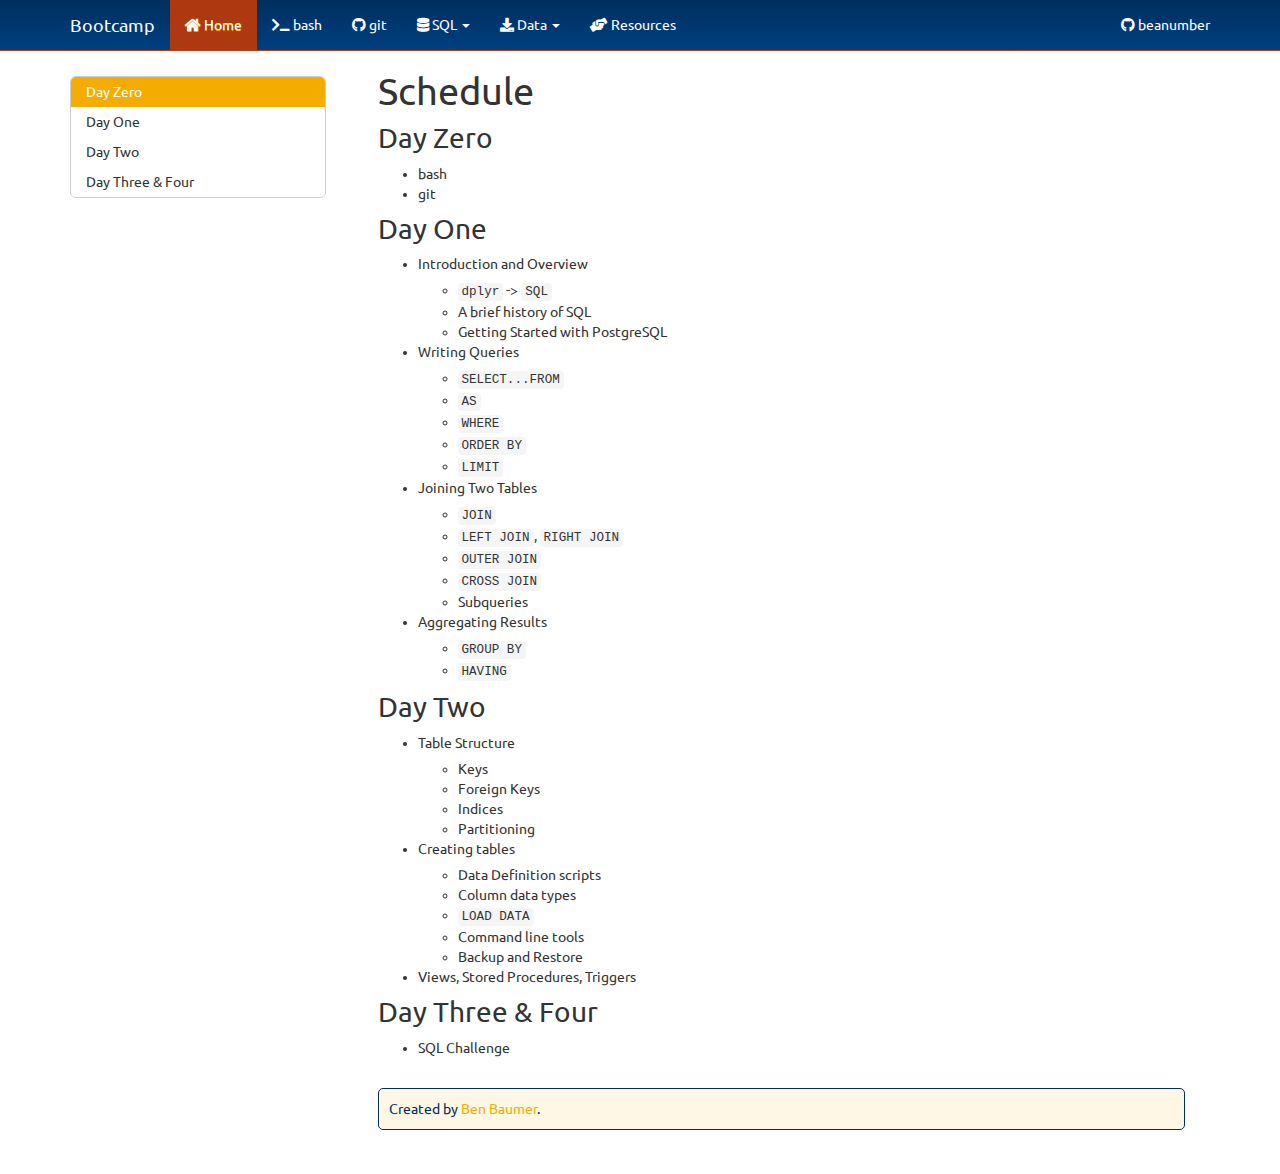
<file: docs/index.html>
<!DOCTYPE html>

<html xmlns="http://www.w3.org/1999/xhtml">

<head>

<meta charset="utf-8" />
<meta http-equiv="Content-Type" content="text/html; charset=utf-8" />
<meta name="generator" content="pandoc" />




<title>Schedule</title>

<script src="site_libs/jquery-1.11.3/jquery.min.js"></script>
<meta name="viewport" content="width=device-width, initial-scale=1" />
<link href="site_libs/bootstrap-3.3.5/css/united.min.css" rel="stylesheet" />
<script src="site_libs/bootstrap-3.3.5/js/bootstrap.min.js"></script>
<script src="site_libs/bootstrap-3.3.5/shim/html5shiv.min.js"></script>
<script src="site_libs/bootstrap-3.3.5/shim/respond.min.js"></script>
<script src="site_libs/jqueryui-1.11.4/jquery-ui.min.js"></script>
<link href="site_libs/tocify-1.9.1/jquery.tocify.css" rel="stylesheet" />
<script src="site_libs/tocify-1.9.1/jquery.tocify.js"></script>
<script src="site_libs/navigation-1.1/tabsets.js"></script>
<link href="site_libs/highlightjs-9.12.0/textmate.css" rel="stylesheet" />
<script src="site_libs/highlightjs-9.12.0/highlight.js"></script>
<link href="site_libs/font-awesome-5.1.0/css/all.css" rel="stylesheet" />
<link href="site_libs/font-awesome-5.1.0/css/v4-shims.css" rel="stylesheet" />

<style type="text/css">code{white-space: pre;}</style>
<style type="text/css">
  pre:not([class]) {
    background-color: white;
  }
</style>
<script type="text/javascript">
if (window.hljs) {
  hljs.configure({languages: []});
  hljs.initHighlightingOnLoad();
  if (document.readyState && document.readyState === "complete") {
    window.setTimeout(function() { hljs.initHighlighting(); }, 0);
  }
}
</script>



<style type="text/css">
h1 {
  font-size: 34px;
}
h1.title {
  font-size: 38px;
}
h2 {
  font-size: 30px;
}
h3 {
  font-size: 24px;
}
h4 {
  font-size: 18px;
}
h5 {
  font-size: 16px;
}
h6 {
  font-size: 12px;
}
.table th:not([align]) {
  text-align: left;
}
</style>

<link rel="stylesheet" href="include/beanumber.css" type="text/css" />



<style type = "text/css">
.main-container {
  max-width: 940px;
  margin-left: auto;
  margin-right: auto;
}
code {
  color: inherit;
  background-color: rgba(0, 0, 0, 0.04);
}
img {
  max-width:100%;
  height: auto;
}
.tabbed-pane {
  padding-top: 12px;
}
.html-widget {
  margin-bottom: 20px;
}
button.code-folding-btn:focus {
  outline: none;
}
summary {
  display: list-item;
}
</style>


<style type="text/css">
/* padding for bootstrap navbar */
body {
  padding-top: 51px;
  padding-bottom: 40px;
}
/* offset scroll position for anchor links (for fixed navbar)  */
.section h1 {
  padding-top: 56px;
  margin-top: -56px;
}
.section h2 {
  padding-top: 56px;
  margin-top: -56px;
}
.section h3 {
  padding-top: 56px;
  margin-top: -56px;
}
.section h4 {
  padding-top: 56px;
  margin-top: -56px;
}
.section h5 {
  padding-top: 56px;
  margin-top: -56px;
}
.section h6 {
  padding-top: 56px;
  margin-top: -56px;
}
.dropdown-submenu {
  position: relative;
}
.dropdown-submenu>.dropdown-menu {
  top: 0;
  left: 100%;
  margin-top: -6px;
  margin-left: -1px;
  border-radius: 0 6px 6px 6px;
}
.dropdown-submenu:hover>.dropdown-menu {
  display: block;
}
.dropdown-submenu>a:after {
  display: block;
  content: " ";
  float: right;
  width: 0;
  height: 0;
  border-color: transparent;
  border-style: solid;
  border-width: 5px 0 5px 5px;
  border-left-color: #cccccc;
  margin-top: 5px;
  margin-right: -10px;
}
.dropdown-submenu:hover>a:after {
  border-left-color: #ffffff;
}
.dropdown-submenu.pull-left {
  float: none;
}
.dropdown-submenu.pull-left>.dropdown-menu {
  left: -100%;
  margin-left: 10px;
  border-radius: 6px 0 6px 6px;
}
</style>

<script>
// manage active state of menu based on current page
$(document).ready(function () {
  // active menu anchor
  href = window.location.pathname
  href = href.substr(href.lastIndexOf('/') + 1)
  if (href === "")
    href = "index.html";
  var menuAnchor = $('a[href="' + href + '"]');

  // mark it active
  menuAnchor.parent().addClass('active');

  // if it's got a parent navbar menu mark it active as well
  menuAnchor.closest('li.dropdown').addClass('active');
});
</script>

<!-- tabsets -->

<style type="text/css">
.tabset-dropdown > .nav-tabs {
  display: inline-table;
  max-height: 500px;
  min-height: 44px;
  overflow-y: auto;
  background: white;
  border: 1px solid #ddd;
  border-radius: 4px;
}

.tabset-dropdown > .nav-tabs > li.active:before {
  content: "";
  font-family: 'Glyphicons Halflings';
  display: inline-block;
  padding: 10px;
  border-right: 1px solid #ddd;
}

.tabset-dropdown > .nav-tabs.nav-tabs-open > li.active:before {
  content: "&#xe258;";
  border: none;
}

.tabset-dropdown > .nav-tabs.nav-tabs-open:before {
  content: "";
  font-family: 'Glyphicons Halflings';
  display: inline-block;
  padding: 10px;
  border-right: 1px solid #ddd;
}

.tabset-dropdown > .nav-tabs > li.active {
  display: block;
}

.tabset-dropdown > .nav-tabs > li > a,
.tabset-dropdown > .nav-tabs > li > a:focus,
.tabset-dropdown > .nav-tabs > li > a:hover {
  border: none;
  display: inline-block;
  border-radius: 4px;
}

.tabset-dropdown > .nav-tabs.nav-tabs-open > li {
  display: block;
  float: none;
}

.tabset-dropdown > .nav-tabs > li {
  display: none;
}
</style>

<script>
$(document).ready(function () {
  window.buildTabsets("TOC");
});

$(document).ready(function () {
  $('.tabset-dropdown > .nav-tabs > li').click(function () {
    $(this).parent().toggleClass('nav-tabs-open')
  });
});
</script>

<!-- code folding -->



<script>
$(document).ready(function ()  {

    // move toc-ignore selectors from section div to header
    $('div.section.toc-ignore')
        .removeClass('toc-ignore')
        .children('h1,h2,h3,h4,h5').addClass('toc-ignore');

    // establish options
    var options = {
      selectors: "h1,h2",
      theme: "bootstrap3",
      context: '.toc-content',
      hashGenerator: function (text) {
        return text.replace(/[.\\/?&!#<>]/g, '').replace(/\s/g, '_').toLowerCase();
      },
      ignoreSelector: ".toc-ignore",
      scrollTo: 0
    };
    options.showAndHide = true;
    options.smoothScroll = true;

    // tocify
    var toc = $("#TOC").tocify(options).data("toc-tocify");
});
</script>

<style type="text/css">

#TOC {
  margin: 25px 0px 20px 0px;
}
@media (max-width: 768px) {
#TOC {
  position: relative;
  width: 100%;
}
}


.toc-content {
  padding-left: 30px;
  padding-right: 40px;
}

div.main-container {
  max-width: 1200px;
}

div.tocify {
  width: 20%;
  max-width: 260px;
  max-height: 85%;
}

@media (min-width: 768px) and (max-width: 991px) {
  div.tocify {
    width: 25%;
  }
}

@media (max-width: 767px) {
  div.tocify {
    width: 100%;
    max-width: none;
  }
}

.tocify ul, .tocify li {
  line-height: 20px;
}

.tocify-subheader .tocify-item {
  font-size: 0.90em;
}

.tocify .list-group-item {
  border-radius: 0px;
}


</style>



</head>

<body>


<div class="container-fluid main-container">


<!-- setup 3col/9col grid for toc_float and main content  -->
<div class="row-fluid">
<div class="col-xs-12 col-sm-4 col-md-3">
<div id="TOC" class="tocify">
</div>
</div>

<div class="toc-content col-xs-12 col-sm-8 col-md-9">




<div class="navbar navbar-default  navbar-fixed-top" role="navigation">
  <div class="container">
    <div class="navbar-header">
      <button type="button" class="navbar-toggle collapsed" data-toggle="collapse" data-target="#navbar">
        <span class="icon-bar"></span>
        <span class="icon-bar"></span>
        <span class="icon-bar"></span>
      </button>
      <a class="navbar-brand" href="index.html">Bootcamp</a>
    </div>
    <div id="navbar" class="navbar-collapse collapse">
      <ul class="nav navbar-nav">
        <li>
  <a href="index.html">
    <span class="fa fa-home"></span>
     
    Home
  </a>
</li>
<li>
  <a href="bash.html">
    <span class="fa fa-terminal"></span>
     
    bash
  </a>
</li>
<li>
  <a href="git.html">
    <span class="fa fa-github"></span>
     
    git
  </a>
</li>
<li class="dropdown">
  <a href="#" class="dropdown-toggle" data-toggle="dropdown" role="button" aria-expanded="false">
    <span class="fa fa-database"></span>
     
    SQL
     
    <span class="caret"></span>
  </a>
  <ul class="dropdown-menu" role="menu">
    <li>
      <a href="dplyr.html">dplyr and SQL</a>
    </li>
    <li>
      <a href="slides/sql_slides.html">Slides</a>
    </li>
    <li>
      <a href="intro.html">Introduction</a>
    </li>
    <li>
      <a href="postgres.html">Getting Started with PostgreSQL</a>
    </li>
    <li>
      <a href="queries.html">Writing Queries</a>
    </li>
    <li>
      <a href="join.html">Joining Two Tables</a>
    </li>
    <li>
      <a href="aggregating.html">Aggregating Results</a>
    </li>
    <li>
      <a href="structure.html">Table Structure</a>
    </li>
    <li>
      <a href="create.html">Creating Tables</a>
    </li>
  </ul>
</li>
<li class="dropdown">
  <a href="#" class="dropdown-toggle" data-toggle="dropdown" role="button" aria-expanded="false">
    <span class="fa fa-download"></span>
     
    Data
     
    <span class="caret"></span>
  </a>
  <ul class="dropdown-menu" role="menu">
    <li>
      <a href="https://www.science.smith.edu/~bbaumer/data/imdb.backup">IMDB</a>
    </li>
    <li>
      <a href="https://www.science.smith.edu/~bbaumer/data/lahman.backup">Baseball</a>
    </li>
    <li>
      <a href="https://www.science.smith.edu/~bbaumer/data/airlines.backup">Airlines</a>
    </li>
    <li>
      <a href="https://github.com/beanumber/airlines">Airlines (ETL)</a>
    </li>
    <li>
      <a href="https://github.com/beanumber/fec">FEC (ETL)</a>
    </li>
  </ul>
</li>
<li>
  <a href="resources.html">
    <span class="fa fa-hands-helping"></span>
     
    Resources
  </a>
</li>
      </ul>
      <ul class="nav navbar-nav navbar-right">
        <li>
  <a href="https://github.com/beanumber">
    <span class="fa fa-github"></span>
     
    beanumber
  </a>
</li>
      </ul>
    </div><!--/.nav-collapse -->
  </div><!--/.container -->
</div><!--/.navbar -->

<div class="fluid-row" id="header">



<h1 class="title toc-ignore">Schedule</h1>

</div>


<div id="day-zero" class="section level1">
<h1>Day Zero</h1>
<ul>
<li>bash</li>
<li>git</li>
</ul>
</div>
<div id="day-one" class="section level1">
<h1>Day One</h1>
<ul>
<li>Introduction and Overview
<ul>
<li><code>dplyr</code> -&gt; <code>SQL</code></li>
<li>A brief history of SQL</li>
<li>Getting Started with PostgreSQL</li>
</ul></li>
<li>Writing Queries
<ul>
<li><code>SELECT...FROM</code></li>
<li><code>AS</code></li>
<li><code>WHERE</code></li>
<li><code>ORDER BY</code></li>
<li><code>LIMIT</code></li>
</ul></li>
<li>Joining Two Tables
<ul>
<li><code>JOIN</code></li>
<li><code>LEFT JOIN</code>, <code>RIGHT JOIN</code></li>
<li><code>OUTER JOIN</code></li>
<li><code>CROSS JOIN</code></li>
<li>Subqueries</li>
</ul></li>
<li>Aggregating Results
<ul>
<li><code>GROUP BY</code></li>
<li><code>HAVING</code></li>
</ul></li>
</ul>
</div>
<div id="day-two" class="section level1">
<h1>Day Two</h1>
<ul>
<li>Table Structure
<ul>
<li>Keys</li>
<li>Foreign Keys</li>
<li>Indices</li>
<li>Partitioning</li>
</ul></li>
<li>Creating tables
<ul>
<li>Data Definition scripts</li>
<li>Column data types</li>
<li><code>LOAD DATA</code></li>
<li>Command line tools</li>
<li>Backup and Restore</li>
</ul></li>
<li>Views, Stored Procedures, Triggers</li>
</ul>
</div>
<div id="day-three-four" class="section level1">
<h1>Day Three &amp; Four</h1>
<ul>
<li>SQL Challenge</li>
</ul>
</div>

    <div id="footer">
        <p class="muted credit" id="license">Created by <a href="http://www.science.smith.edu/~bbaumer">Ben Baumer</a>.</p>
    </div>


</div>
</div>

</div>

<script>

// add bootstrap table styles to pandoc tables
function bootstrapStylePandocTables() {
  $('tr.header').parent('thead').parent('table').addClass('table table-condensed');
}
$(document).ready(function () {
  bootstrapStylePandocTables();
});


</script>

<!-- dynamically load mathjax for compatibility with self-contained -->
<script>
  (function () {
    var script = document.createElement("script");
    script.type = "text/javascript";
    script.src  = "https://mathjax.rstudio.com/latest/MathJax.js?config=TeX-AMS-MML_HTMLorMML";
    document.getElementsByTagName("head")[0].appendChild(script);
  })();
</script>

</body>
</html>
</file>
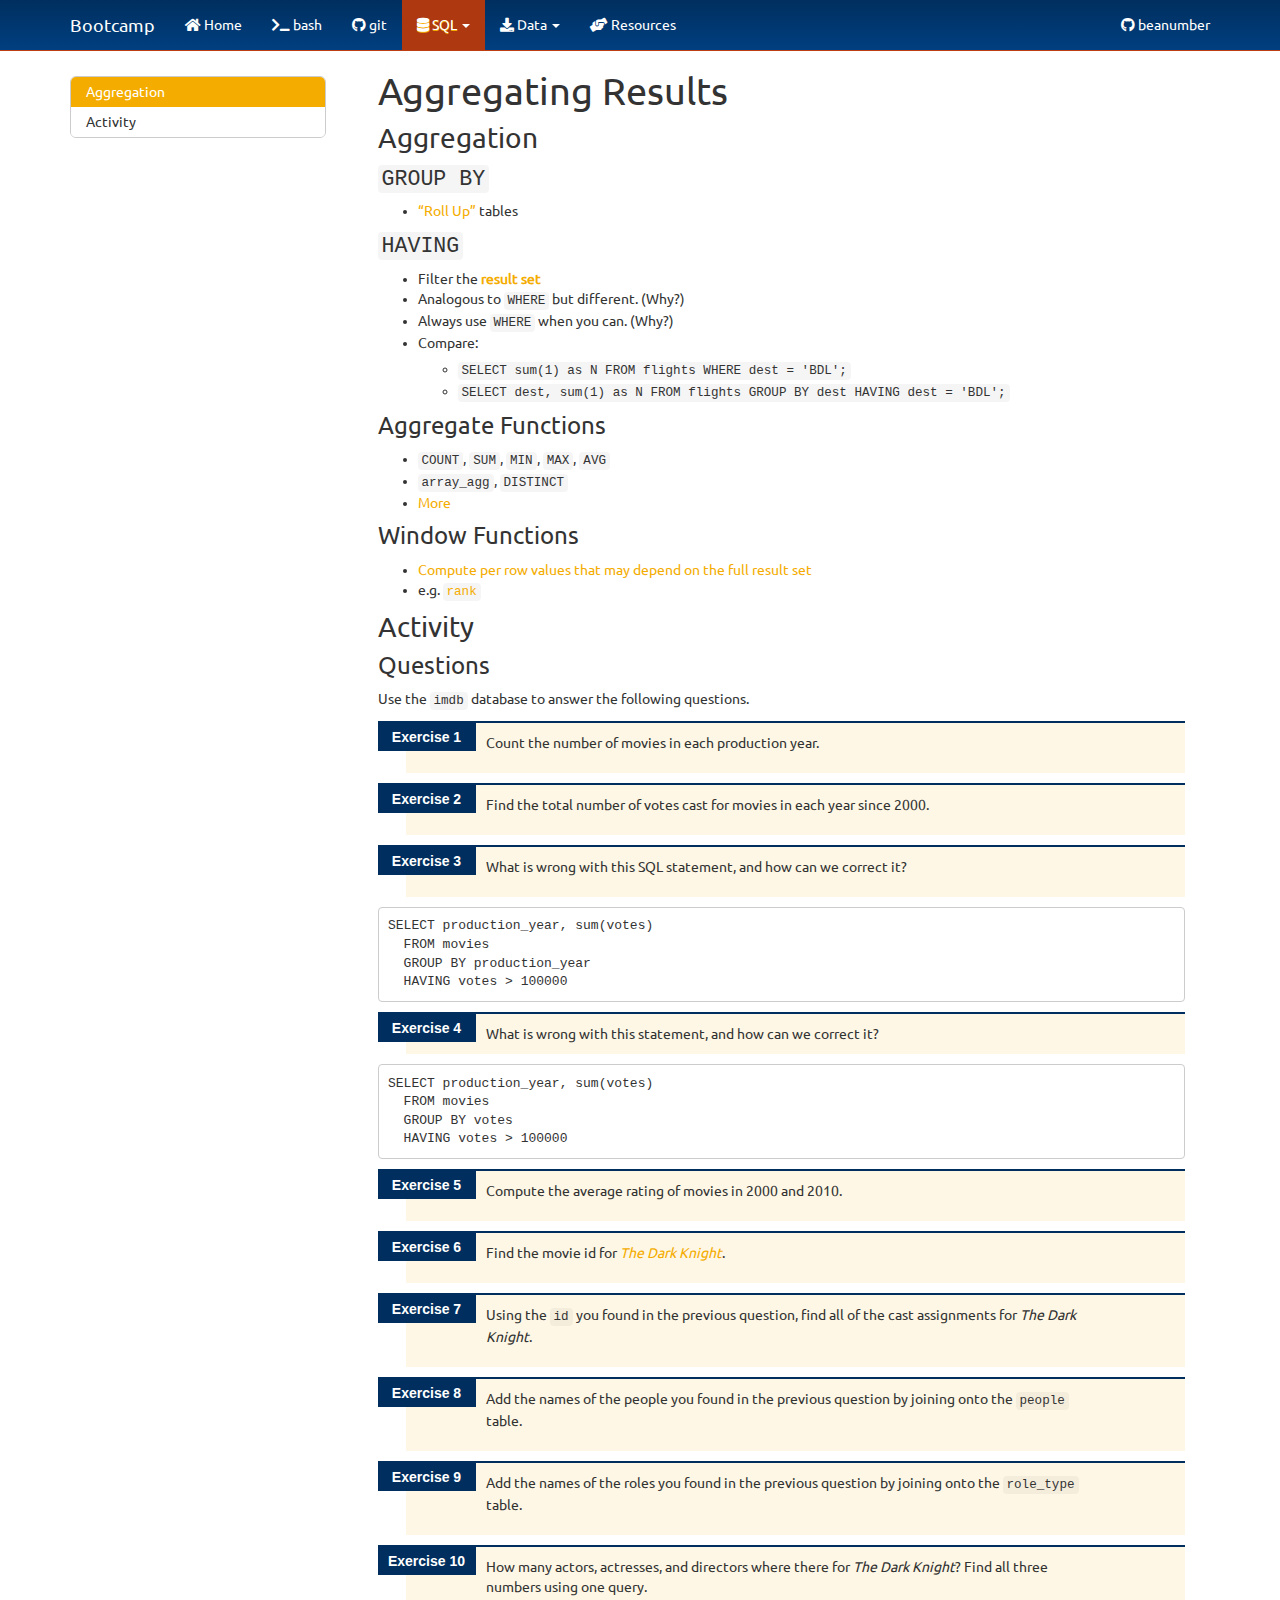
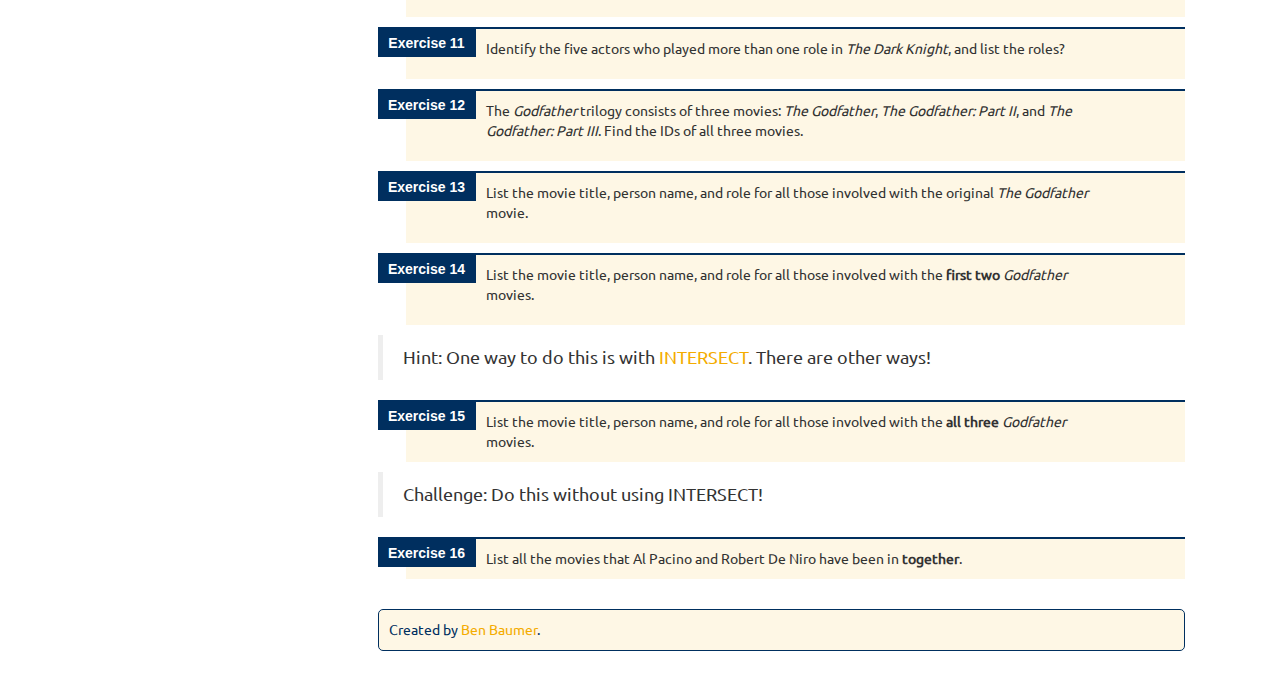
<file: docs/aggregating.html>
<!DOCTYPE html>

<html xmlns="http://www.w3.org/1999/xhtml">

<head>

<meta charset="utf-8" />
<meta http-equiv="Content-Type" content="text/html; charset=utf-8" />
<meta name="generator" content="pandoc" />




<title>Aggregating Results</title>

<script src="site_libs/jquery-1.11.3/jquery.min.js"></script>
<meta name="viewport" content="width=device-width, initial-scale=1" />
<link href="site_libs/bootstrap-3.3.5/css/united.min.css" rel="stylesheet" />
<script src="site_libs/bootstrap-3.3.5/js/bootstrap.min.js"></script>
<script src="site_libs/bootstrap-3.3.5/shim/html5shiv.min.js"></script>
<script src="site_libs/bootstrap-3.3.5/shim/respond.min.js"></script>
<script src="site_libs/jqueryui-1.11.4/jquery-ui.min.js"></script>
<link href="site_libs/tocify-1.9.1/jquery.tocify.css" rel="stylesheet" />
<script src="site_libs/tocify-1.9.1/jquery.tocify.js"></script>
<script src="site_libs/navigation-1.1/tabsets.js"></script>
<link href="site_libs/highlightjs-9.12.0/textmate.css" rel="stylesheet" />
<script src="site_libs/highlightjs-9.12.0/highlight.js"></script>
<link href="site_libs/font-awesome-5.1.0/css/all.css" rel="stylesheet" />
<link href="site_libs/font-awesome-5.1.0/css/v4-shims.css" rel="stylesheet" />

<style type="text/css">code{white-space: pre;}</style>
<style type="text/css">
  pre:not([class]) {
    background-color: white;
  }
</style>
<script type="text/javascript">
if (window.hljs) {
  hljs.configure({languages: []});
  hljs.initHighlightingOnLoad();
  if (document.readyState && document.readyState === "complete") {
    window.setTimeout(function() { hljs.initHighlighting(); }, 0);
  }
}
</script>



<style type="text/css">
h1 {
  font-size: 34px;
}
h1.title {
  font-size: 38px;
}
h2 {
  font-size: 30px;
}
h3 {
  font-size: 24px;
}
h4 {
  font-size: 18px;
}
h5 {
  font-size: 16px;
}
h6 {
  font-size: 12px;
}
.table th:not([align]) {
  text-align: left;
}
</style>

<link rel="stylesheet" href="include/beanumber.css" type="text/css" />



<style type = "text/css">
.main-container {
  max-width: 940px;
  margin-left: auto;
  margin-right: auto;
}
code {
  color: inherit;
  background-color: rgba(0, 0, 0, 0.04);
}
img {
  max-width:100%;
  height: auto;
}
.tabbed-pane {
  padding-top: 12px;
}
.html-widget {
  margin-bottom: 20px;
}
button.code-folding-btn:focus {
  outline: none;
}
summary {
  display: list-item;
}
</style>


<style type="text/css">
/* padding for bootstrap navbar */
body {
  padding-top: 51px;
  padding-bottom: 40px;
}
/* offset scroll position for anchor links (for fixed navbar)  */
.section h1 {
  padding-top: 56px;
  margin-top: -56px;
}
.section h2 {
  padding-top: 56px;
  margin-top: -56px;
}
.section h3 {
  padding-top: 56px;
  margin-top: -56px;
}
.section h4 {
  padding-top: 56px;
  margin-top: -56px;
}
.section h5 {
  padding-top: 56px;
  margin-top: -56px;
}
.section h6 {
  padding-top: 56px;
  margin-top: -56px;
}
.dropdown-submenu {
  position: relative;
}
.dropdown-submenu>.dropdown-menu {
  top: 0;
  left: 100%;
  margin-top: -6px;
  margin-left: -1px;
  border-radius: 0 6px 6px 6px;
}
.dropdown-submenu:hover>.dropdown-menu {
  display: block;
}
.dropdown-submenu>a:after {
  display: block;
  content: " ";
  float: right;
  width: 0;
  height: 0;
  border-color: transparent;
  border-style: solid;
  border-width: 5px 0 5px 5px;
  border-left-color: #cccccc;
  margin-top: 5px;
  margin-right: -10px;
}
.dropdown-submenu:hover>a:after {
  border-left-color: #ffffff;
}
.dropdown-submenu.pull-left {
  float: none;
}
.dropdown-submenu.pull-left>.dropdown-menu {
  left: -100%;
  margin-left: 10px;
  border-radius: 6px 0 6px 6px;
}
</style>

<script>
// manage active state of menu based on current page
$(document).ready(function () {
  // active menu anchor
  href = window.location.pathname
  href = href.substr(href.lastIndexOf('/') + 1)
  if (href === "")
    href = "index.html";
  var menuAnchor = $('a[href="' + href + '"]');

  // mark it active
  menuAnchor.parent().addClass('active');

  // if it's got a parent navbar menu mark it active as well
  menuAnchor.closest('li.dropdown').addClass('active');
});
</script>

<!-- tabsets -->

<style type="text/css">
.tabset-dropdown > .nav-tabs {
  display: inline-table;
  max-height: 500px;
  min-height: 44px;
  overflow-y: auto;
  background: white;
  border: 1px solid #ddd;
  border-radius: 4px;
}

.tabset-dropdown > .nav-tabs > li.active:before {
  content: "";
  font-family: 'Glyphicons Halflings';
  display: inline-block;
  padding: 10px;
  border-right: 1px solid #ddd;
}

.tabset-dropdown > .nav-tabs.nav-tabs-open > li.active:before {
  content: "&#xe258;";
  border: none;
}

.tabset-dropdown > .nav-tabs.nav-tabs-open:before {
  content: "";
  font-family: 'Glyphicons Halflings';
  display: inline-block;
  padding: 10px;
  border-right: 1px solid #ddd;
}

.tabset-dropdown > .nav-tabs > li.active {
  display: block;
}

.tabset-dropdown > .nav-tabs > li > a,
.tabset-dropdown > .nav-tabs > li > a:focus,
.tabset-dropdown > .nav-tabs > li > a:hover {
  border: none;
  display: inline-block;
  border-radius: 4px;
}

.tabset-dropdown > .nav-tabs.nav-tabs-open > li {
  display: block;
  float: none;
}

.tabset-dropdown > .nav-tabs > li {
  display: none;
}
</style>

<script>
$(document).ready(function () {
  window.buildTabsets("TOC");
});

$(document).ready(function () {
  $('.tabset-dropdown > .nav-tabs > li').click(function () {
    $(this).parent().toggleClass('nav-tabs-open')
  });
});
</script>

<!-- code folding -->



<script>
$(document).ready(function ()  {

    // move toc-ignore selectors from section div to header
    $('div.section.toc-ignore')
        .removeClass('toc-ignore')
        .children('h1,h2,h3,h4,h5').addClass('toc-ignore');

    // establish options
    var options = {
      selectors: "h1,h2",
      theme: "bootstrap3",
      context: '.toc-content',
      hashGenerator: function (text) {
        return text.replace(/[.\\/?&!#<>]/g, '').replace(/\s/g, '_').toLowerCase();
      },
      ignoreSelector: ".toc-ignore",
      scrollTo: 0
    };
    options.showAndHide = true;
    options.smoothScroll = true;

    // tocify
    var toc = $("#TOC").tocify(options).data("toc-tocify");
});
</script>

<style type="text/css">

#TOC {
  margin: 25px 0px 20px 0px;
}
@media (max-width: 768px) {
#TOC {
  position: relative;
  width: 100%;
}
}


.toc-content {
  padding-left: 30px;
  padding-right: 40px;
}

div.main-container {
  max-width: 1200px;
}

div.tocify {
  width: 20%;
  max-width: 260px;
  max-height: 85%;
}

@media (min-width: 768px) and (max-width: 991px) {
  div.tocify {
    width: 25%;
  }
}

@media (max-width: 767px) {
  div.tocify {
    width: 100%;
    max-width: none;
  }
}

.tocify ul, .tocify li {
  line-height: 20px;
}

.tocify-subheader .tocify-item {
  font-size: 0.90em;
}

.tocify .list-group-item {
  border-radius: 0px;
}


</style>



</head>

<body>


<div class="container-fluid main-container">


<!-- setup 3col/9col grid for toc_float and main content  -->
<div class="row-fluid">
<div class="col-xs-12 col-sm-4 col-md-3">
<div id="TOC" class="tocify">
</div>
</div>

<div class="toc-content col-xs-12 col-sm-8 col-md-9">




<div class="navbar navbar-default  navbar-fixed-top" role="navigation">
  <div class="container">
    <div class="navbar-header">
      <button type="button" class="navbar-toggle collapsed" data-toggle="collapse" data-target="#navbar">
        <span class="icon-bar"></span>
        <span class="icon-bar"></span>
        <span class="icon-bar"></span>
      </button>
      <a class="navbar-brand" href="index.html">Bootcamp</a>
    </div>
    <div id="navbar" class="navbar-collapse collapse">
      <ul class="nav navbar-nav">
        <li>
  <a href="index.html">
    <span class="fa fa-home"></span>
     
    Home
  </a>
</li>
<li>
  <a href="bash.html">
    <span class="fa fa-terminal"></span>
     
    bash
  </a>
</li>
<li>
  <a href="git.html">
    <span class="fa fa-github"></span>
     
    git
  </a>
</li>
<li class="dropdown">
  <a href="#" class="dropdown-toggle" data-toggle="dropdown" role="button" aria-expanded="false">
    <span class="fa fa-database"></span>
     
    SQL
     
    <span class="caret"></span>
  </a>
  <ul class="dropdown-menu" role="menu">
    <li>
      <a href="dplyr.html">dplyr and SQL</a>
    </li>
    <li>
      <a href="slides/sql_slides.html">Slides</a>
    </li>
    <li>
      <a href="intro.html">Introduction</a>
    </li>
    <li>
      <a href="postgres.html">Getting Started with PostgreSQL</a>
    </li>
    <li>
      <a href="queries.html">Writing Queries</a>
    </li>
    <li>
      <a href="join.html">Joining Two Tables</a>
    </li>
    <li>
      <a href="aggregating.html">Aggregating Results</a>
    </li>
    <li>
      <a href="structure.html">Table Structure</a>
    </li>
    <li>
      <a href="create.html">Creating Tables</a>
    </li>
  </ul>
</li>
<li class="dropdown">
  <a href="#" class="dropdown-toggle" data-toggle="dropdown" role="button" aria-expanded="false">
    <span class="fa fa-download"></span>
     
    Data
     
    <span class="caret"></span>
  </a>
  <ul class="dropdown-menu" role="menu">
    <li>
      <a href="https://www.science.smith.edu/~bbaumer/data/imdb.backup">IMDB</a>
    </li>
    <li>
      <a href="https://www.science.smith.edu/~bbaumer/data/lahman.backup">Baseball</a>
    </li>
    <li>
      <a href="https://www.science.smith.edu/~bbaumer/data/airlines.backup">Airlines</a>
    </li>
    <li>
      <a href="https://github.com/beanumber/airlines">Airlines (ETL)</a>
    </li>
    <li>
      <a href="https://github.com/beanumber/fec">FEC (ETL)</a>
    </li>
  </ul>
</li>
<li>
  <a href="resources.html">
    <span class="fa fa-hands-helping"></span>
     
    Resources
  </a>
</li>
      </ul>
      <ul class="nav navbar-nav navbar-right">
        <li>
  <a href="https://github.com/beanumber/bootcamp">
    <span class="fa fa-github"></span>
     
    beanumber
  </a>
</li>
      </ul>
    </div><!--/.nav-collapse -->
  </div><!--/.container -->
</div><!--/.navbar -->

<div class="fluid-row" id="header">



<h1 class="title toc-ignore">Aggregating Results</h1>

</div>


<div id="aggregation" class="section level1">
<h1>Aggregation</h1>
<div id="group-by" class="section level2">
<h2><code>GROUP BY</code></h2>
<ul>
<li><a href="http://www.postgresql.org/docs/9.4/static/sql-select.html#SQL-GROUPBY">“Roll Up”</a> tables</li>
</ul>
</div>
<div id="having" class="section level2">
<h2><code>HAVING</code></h2>
<ul>
<li>Filter the <a href="http://www.postgresql.org/docs/9.4/static/sql-select.html#SQL-HAVING"><strong>result set</strong></a></li>
<li>Analogous to <code>WHERE</code> but different. (Why?)</li>
<li>Always use <code>WHERE</code> when you can. (Why?)</li>
<li>Compare:
<ul>
<li><code>SELECT sum(1) as N FROM flights WHERE dest = 'BDL';</code></li>
<li><code>SELECT dest, sum(1) as N FROM flights GROUP BY dest HAVING dest = 'BDL';</code></li>
</ul></li>
</ul>
</div>
<div id="aggregate-functions" class="section level2">
<h2>Aggregate Functions</h2>
<ul>
<li><code>COUNT</code>, <code>SUM</code>, <code>MIN</code>, <code>MAX</code>, <code>AVG</code></li>
<li><code>array_agg</code>, <code>DISTINCT</code></li>
<li><a href="http://www.postgresql.org/docs/9.4/static/functions-aggregate.html">More</a></li>
</ul>
</div>
<div id="window-functions" class="section level2">
<h2>Window Functions</h2>
<ul>
<li><a href="http://www.postgresql.org/docs/9.4/static/tutorial-window.html">Compute per row values that may depend on the full result set</a></li>
<li>e.g. <a href="http://www.postgresql.org/docs/9.4/static/functions-window.html"><code>rank</code></a></li>
</ul>
</div>
</div>
<div id="activity" class="section level1">
<h1>Activity</h1>
<div id="questions" class="section level2">
<h2>Questions</h2>
<p>Use the <code>imdb</code> database to answer the following questions.</p>
<ol>
<li><p>Count the number of movies in each production year.</p></li>
<li><p>Find the total number of votes cast for movies in each year since 2000.</p></li>
<li><p>What is wrong with this SQL statement, and how can we correct it?</p></li>
</ol>
<pre><code>SELECT production_year, sum(votes) 
  FROM movies 
  GROUP BY production_year 
  HAVING votes &gt; 100000</code></pre>
<!--
> The problem is that the HAVING clause operates on the number of votes for an individual movie, but there is no column called "votes" in the result set. 

> We can correct this in two different ways, depending on what we want. If we want to include only individual movies with at least 100,000 votes, then we should change the "HAVING" clause to a "WHERE" clause. If, on the other hand, we want production years with at least 100,000 total votes, then we should specify "HAVING sum(votes) > 100000" instead. 
-->
<ol>
<li>What is wrong with this statement, and how can we correct it?</li>
</ol>
<pre><code>SELECT production_year, sum(votes) 
  FROM movies 
  GROUP BY votes 
  HAVING votes &gt; 100000</code></pre>
<!--
> Here, we are grouping by the number of votes, but that column is not SELECTed in the result set. 

> It's less clear what the intention was here, but we can correct it using either of the two methods mentioned above. 
-->
<ol>
<li><p>Compute the average rating of movies in 2000 and 2010.</p></li>
<li><p>Find the movie id for <a href="http://www.imdb.com/title/tt0468569/"><em>The Dark Knight</em></a>.</p></li>
<li><p>Using the <code>id</code> you found in the previous question, find all of the cast assignments for <em>The Dark Knight</em>.</p></li>
<li><p>Add the names of the people you found in the previous question by joining onto the <code>people</code> table.</p></li>
<li><p>Add the names of the roles you found in the previous question by joining onto the <code>role_type</code> table.</p></li>
<li><p>How many actors, actresses, and directors where there for <em>The Dark Knight</em>? Find all three numbers using one query.</p></li>
<li><p>Identify the five actors who played more than one role in <em>The Dark Knight</em>, and list the roles?</p></li>
<li><p>The <em>Godfather</em> trilogy consists of three movies: <em>The Godfather</em>, <em>The Godfather: Part II</em>, and <em>The Godfather: Part III</em>. Find the IDs of all three movies.</p></li>
<li><p>List the movie title, person name, and role for all those involved with the original <em>The Godfather</em> movie.</p></li>
<li><p>List the movie title, person name, and role for all those involved with the <strong>first two</strong> <em>Godfather</em> movies.</p></li>
</ol>
<blockquote>
<p>Hint: One way to do this is with <a href="http://www.postgresql.org/docs/9.4/static/queries-union.html">INTERSECT</a>. There are other ways!</p>
</blockquote>
<ol>
<li>List the movie title, person name, and role for all those involved with the <strong>all three</strong> <em>Godfather</em> movies.</li>
</ol>
<blockquote>
<p>Challenge: Do this without using INTERSECT!</p>
</blockquote>
<ol>
<li>List all the movies that Al Pacino and Robert De Niro have been in <strong>together</strong>.</li>
</ol>
</div>
</div>

    <div id="footer">
        <p class="muted credit" id="license">Created by <a href="http://www.science.smith.edu/~bbaumer">Ben Baumer</a>.</p>
    </div>


</div>
</div>

</div>

<script>

// add bootstrap table styles to pandoc tables
function bootstrapStylePandocTables() {
  $('tr.header').parent('thead').parent('table').addClass('table table-condensed');
}
$(document).ready(function () {
  bootstrapStylePandocTables();
});


</script>

<!-- dynamically load mathjax for compatibility with self-contained -->
<script>
  (function () {
    var script = document.createElement("script");
    script.type = "text/javascript";
    script.src  = "https://mathjax.rstudio.com/latest/MathJax.js?config=TeX-AMS-MML_HTMLorMML";
    document.getElementsByTagName("head")[0].appendChild(script);
  })();
</script>

</body>
</html>
</file>
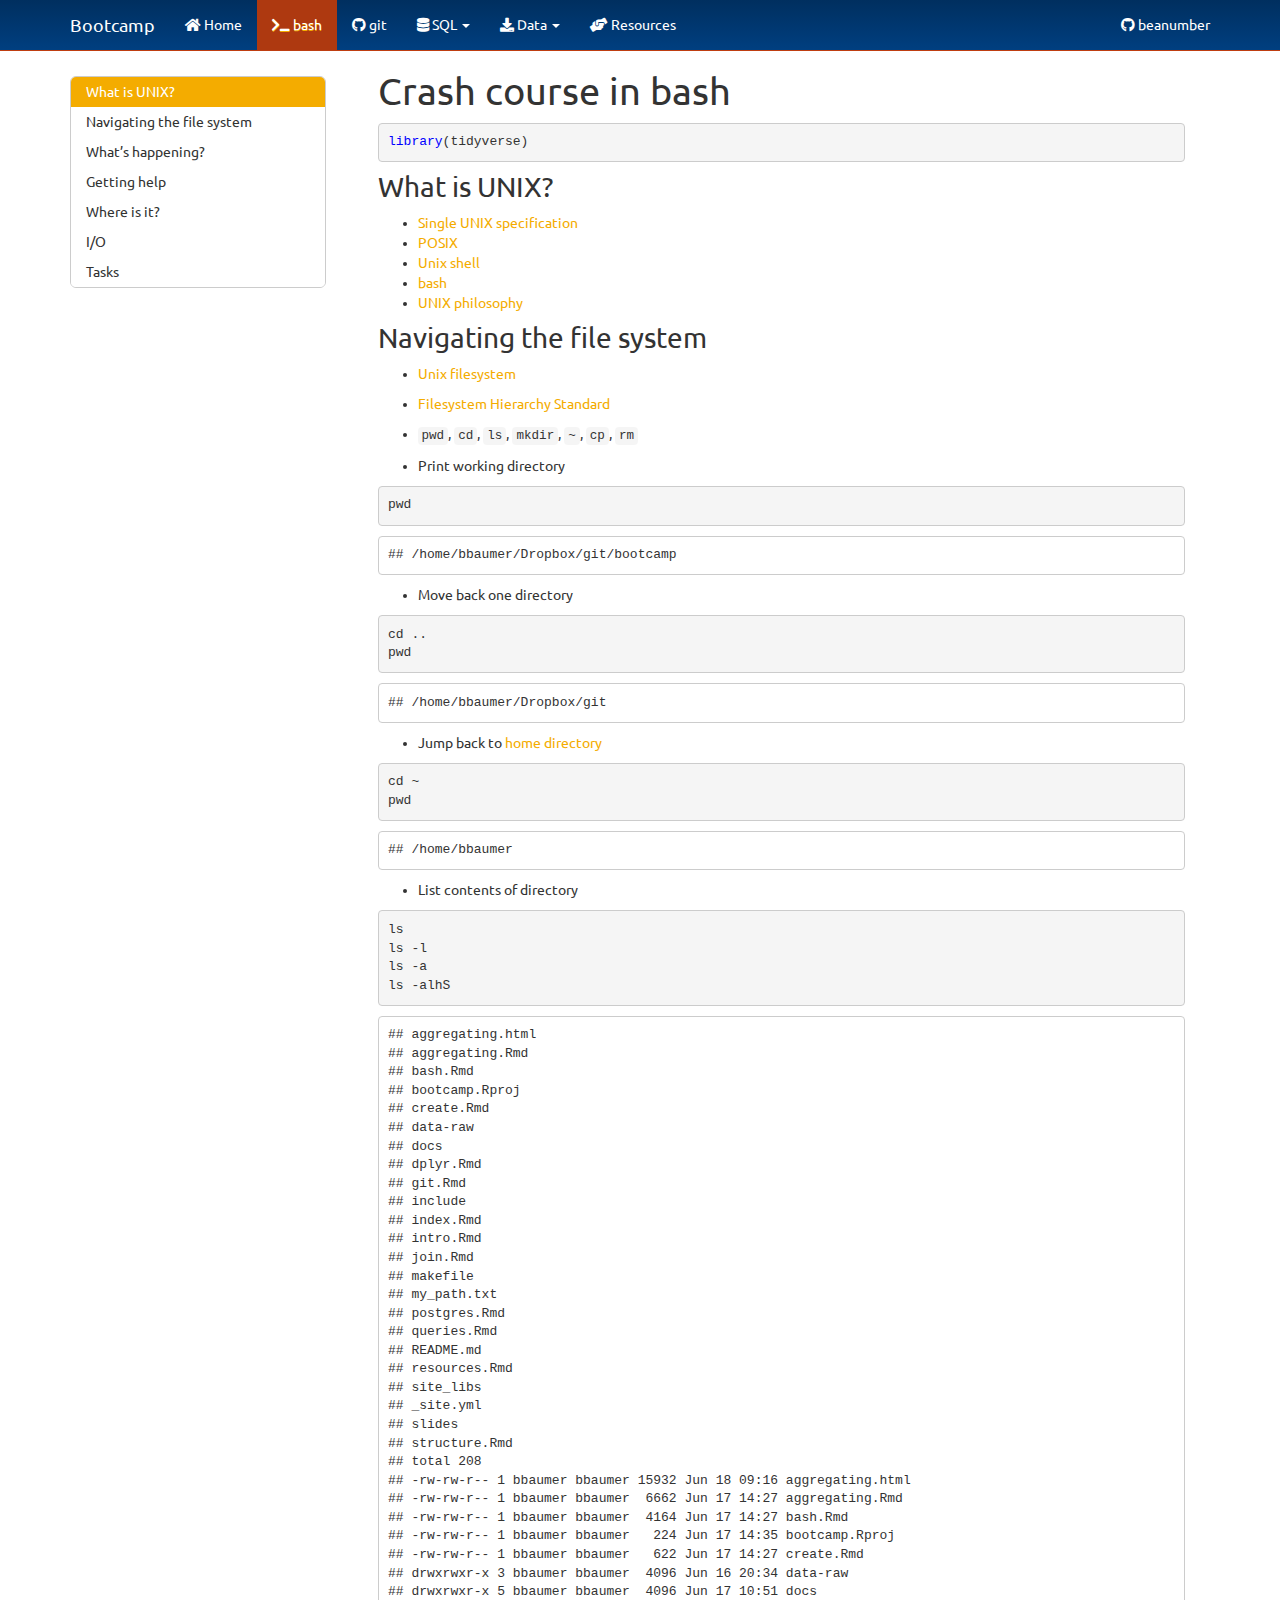
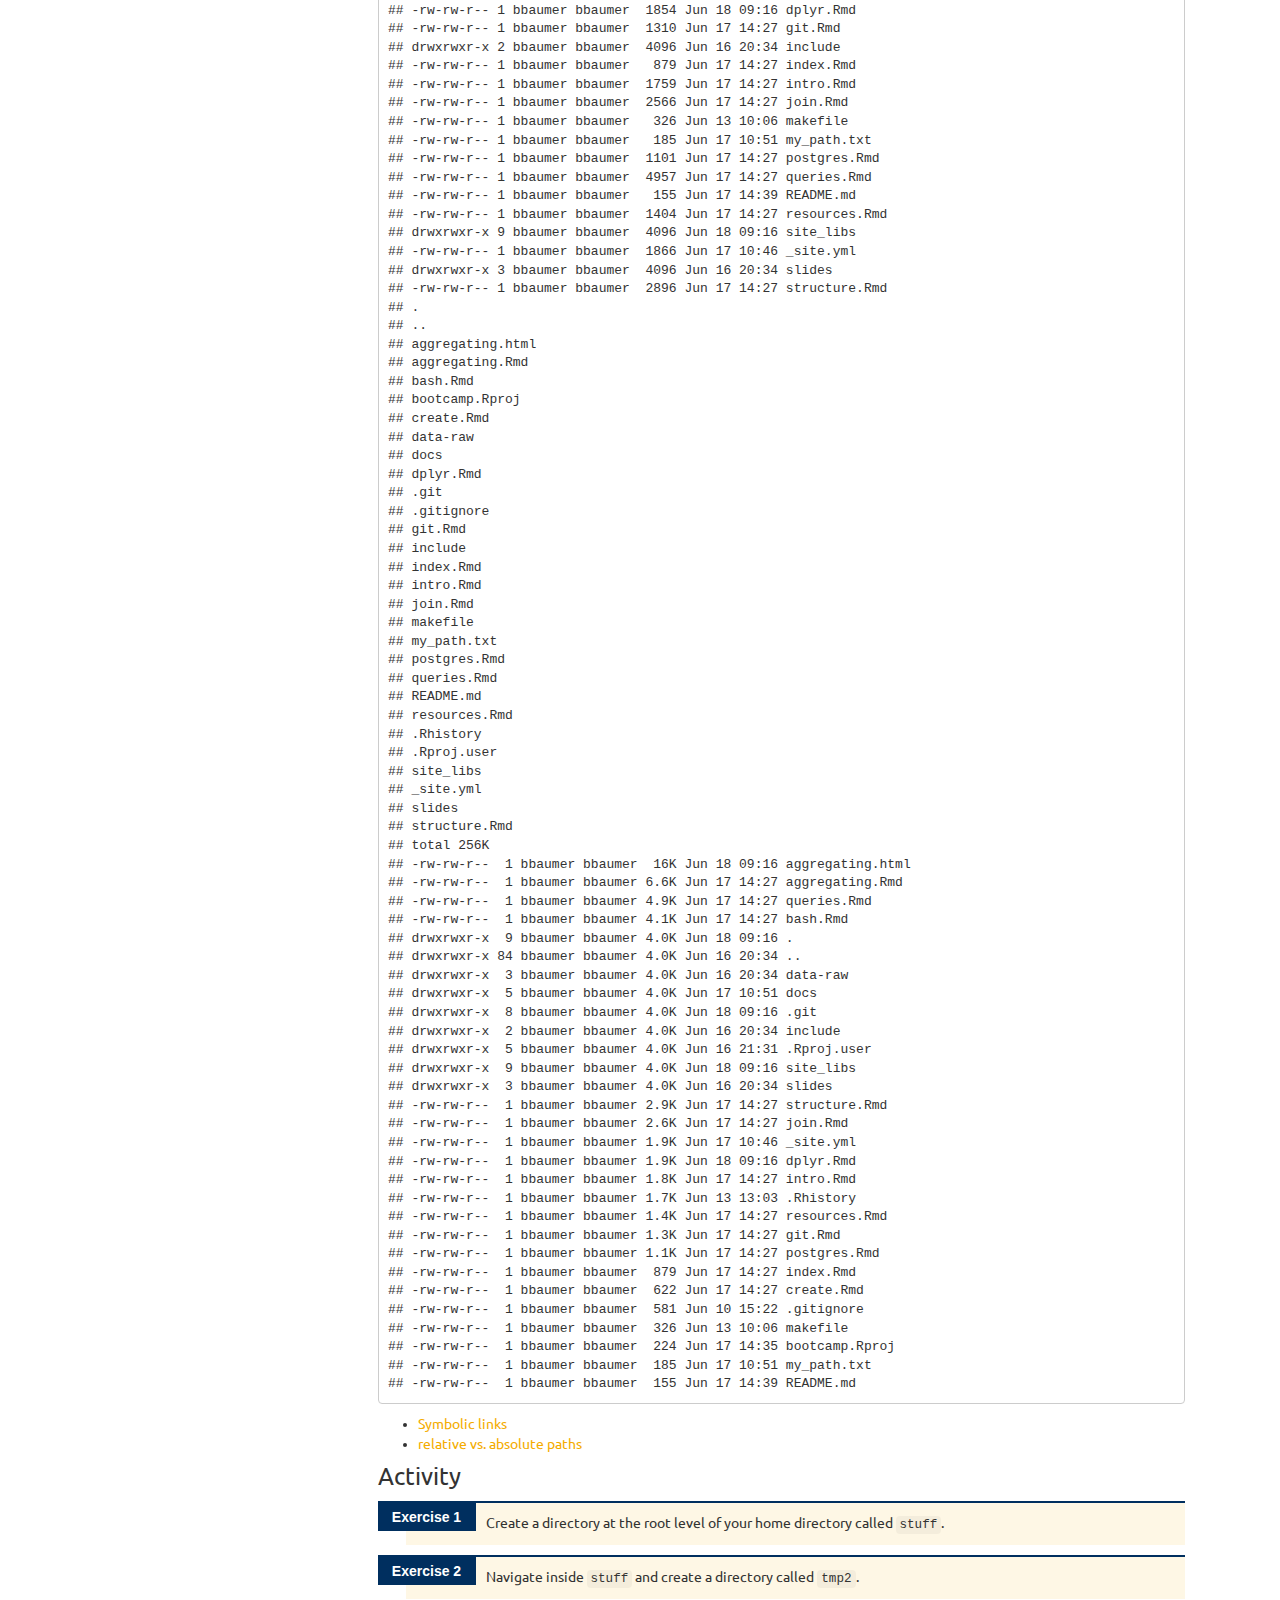
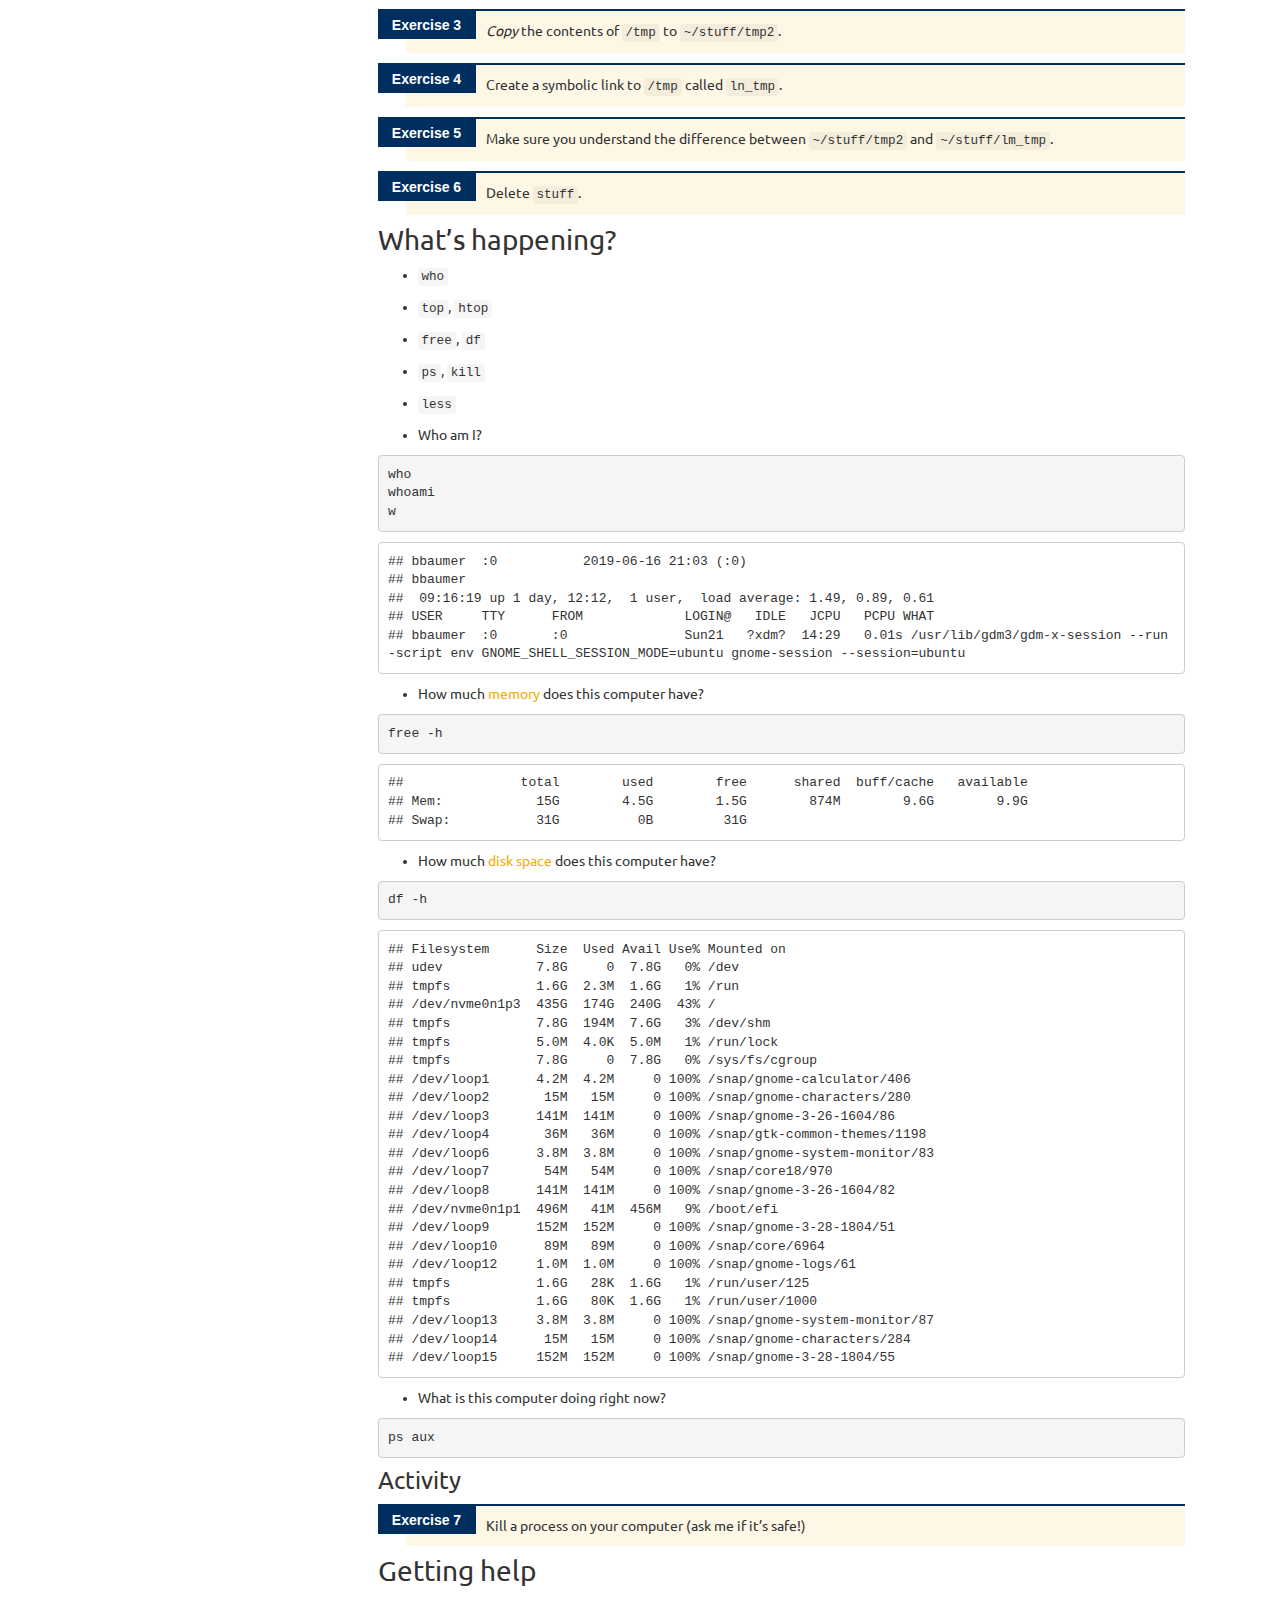
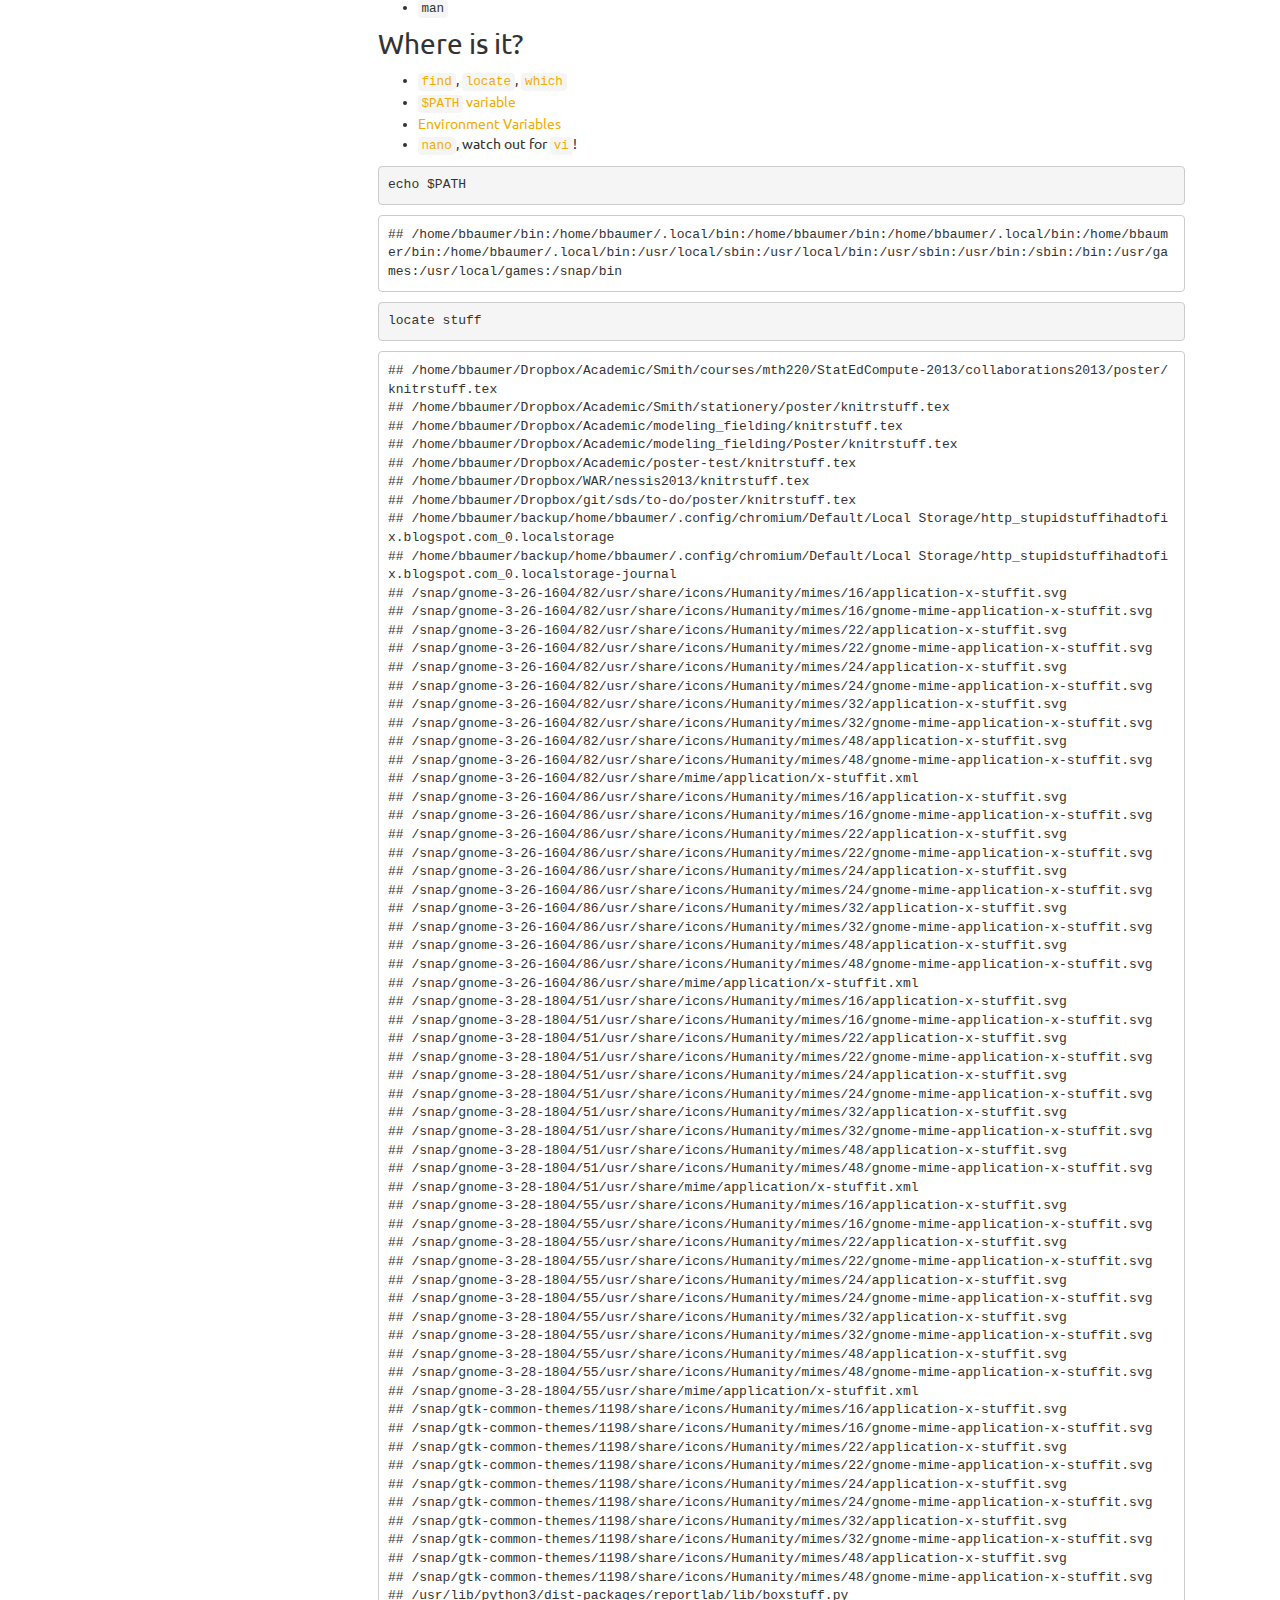
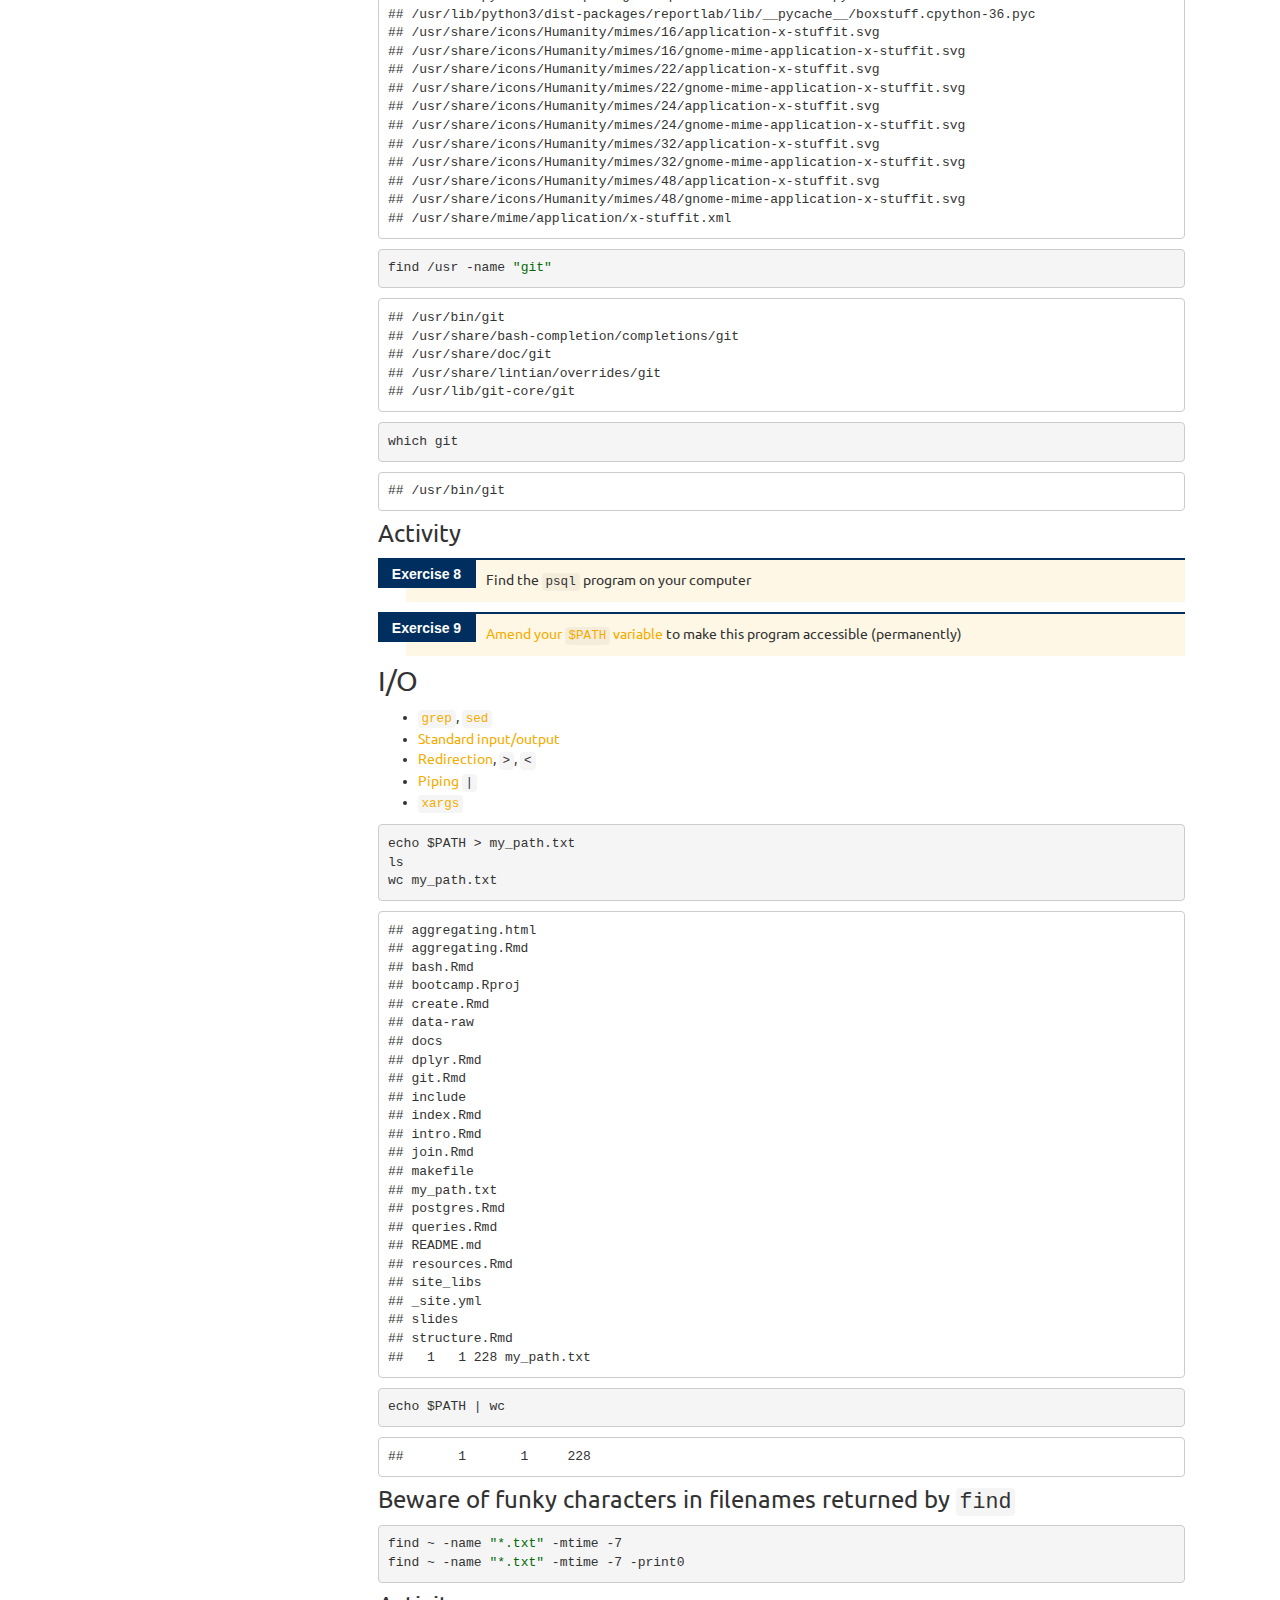
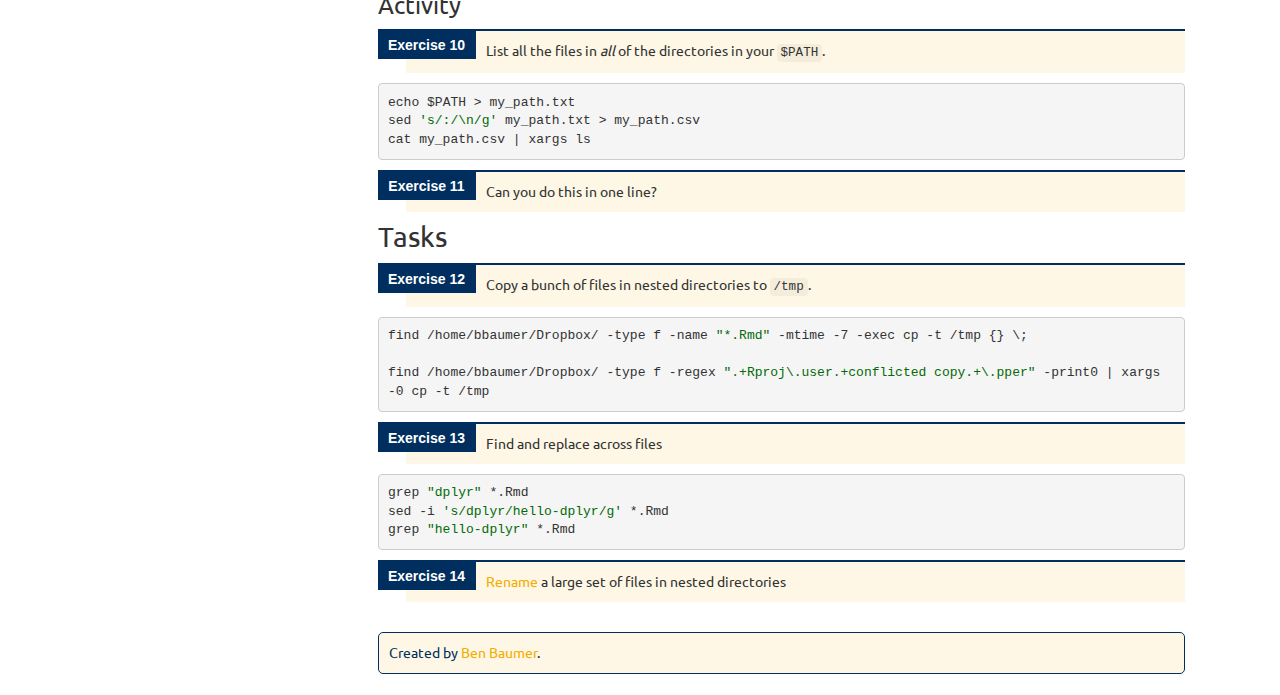
<file: docs/bash.html>
<!DOCTYPE html>

<html xmlns="http://www.w3.org/1999/xhtml">

<head>

<meta charset="utf-8" />
<meta http-equiv="Content-Type" content="text/html; charset=utf-8" />
<meta name="generator" content="pandoc" />




<title>Crash course in bash</title>

<script src="site_libs/jquery-1.11.3/jquery.min.js"></script>
<meta name="viewport" content="width=device-width, initial-scale=1" />
<link href="site_libs/bootstrap-3.3.5/css/united.min.css" rel="stylesheet" />
<script src="site_libs/bootstrap-3.3.5/js/bootstrap.min.js"></script>
<script src="site_libs/bootstrap-3.3.5/shim/html5shiv.min.js"></script>
<script src="site_libs/bootstrap-3.3.5/shim/respond.min.js"></script>
<script src="site_libs/jqueryui-1.11.4/jquery-ui.min.js"></script>
<link href="site_libs/tocify-1.9.1/jquery.tocify.css" rel="stylesheet" />
<script src="site_libs/tocify-1.9.1/jquery.tocify.js"></script>
<script src="site_libs/navigation-1.1/tabsets.js"></script>
<link href="site_libs/highlightjs-9.12.0/textmate.css" rel="stylesheet" />
<script src="site_libs/highlightjs-9.12.0/highlight.js"></script>
<link href="site_libs/font-awesome-5.1.0/css/all.css" rel="stylesheet" />
<link href="site_libs/font-awesome-5.1.0/css/v4-shims.css" rel="stylesheet" />

<style type="text/css">code{white-space: pre;}</style>
<style type="text/css">
  pre:not([class]) {
    background-color: white;
  }
</style>
<script type="text/javascript">
if (window.hljs) {
  hljs.configure({languages: []});
  hljs.initHighlightingOnLoad();
  if (document.readyState && document.readyState === "complete") {
    window.setTimeout(function() { hljs.initHighlighting(); }, 0);
  }
}
</script>



<style type="text/css">
h1 {
  font-size: 34px;
}
h1.title {
  font-size: 38px;
}
h2 {
  font-size: 30px;
}
h3 {
  font-size: 24px;
}
h4 {
  font-size: 18px;
}
h5 {
  font-size: 16px;
}
h6 {
  font-size: 12px;
}
.table th:not([align]) {
  text-align: left;
}
</style>

<link rel="stylesheet" href="include/beanumber.css" type="text/css" />



<style type = "text/css">
.main-container {
  max-width: 940px;
  margin-left: auto;
  margin-right: auto;
}
code {
  color: inherit;
  background-color: rgba(0, 0, 0, 0.04);
}
img {
  max-width:100%;
  height: auto;
}
.tabbed-pane {
  padding-top: 12px;
}
.html-widget {
  margin-bottom: 20px;
}
button.code-folding-btn:focus {
  outline: none;
}
summary {
  display: list-item;
}
</style>


<style type="text/css">
/* padding for bootstrap navbar */
body {
  padding-top: 51px;
  padding-bottom: 40px;
}
/* offset scroll position for anchor links (for fixed navbar)  */
.section h1 {
  padding-top: 56px;
  margin-top: -56px;
}
.section h2 {
  padding-top: 56px;
  margin-top: -56px;
}
.section h3 {
  padding-top: 56px;
  margin-top: -56px;
}
.section h4 {
  padding-top: 56px;
  margin-top: -56px;
}
.section h5 {
  padding-top: 56px;
  margin-top: -56px;
}
.section h6 {
  padding-top: 56px;
  margin-top: -56px;
}
.dropdown-submenu {
  position: relative;
}
.dropdown-submenu>.dropdown-menu {
  top: 0;
  left: 100%;
  margin-top: -6px;
  margin-left: -1px;
  border-radius: 0 6px 6px 6px;
}
.dropdown-submenu:hover>.dropdown-menu {
  display: block;
}
.dropdown-submenu>a:after {
  display: block;
  content: " ";
  float: right;
  width: 0;
  height: 0;
  border-color: transparent;
  border-style: solid;
  border-width: 5px 0 5px 5px;
  border-left-color: #cccccc;
  margin-top: 5px;
  margin-right: -10px;
}
.dropdown-submenu:hover>a:after {
  border-left-color: #ffffff;
}
.dropdown-submenu.pull-left {
  float: none;
}
.dropdown-submenu.pull-left>.dropdown-menu {
  left: -100%;
  margin-left: 10px;
  border-radius: 6px 0 6px 6px;
}
</style>

<script>
// manage active state of menu based on current page
$(document).ready(function () {
  // active menu anchor
  href = window.location.pathname
  href = href.substr(href.lastIndexOf('/') + 1)
  if (href === "")
    href = "index.html";
  var menuAnchor = $('a[href="' + href + '"]');

  // mark it active
  menuAnchor.parent().addClass('active');

  // if it's got a parent navbar menu mark it active as well
  menuAnchor.closest('li.dropdown').addClass('active');
});
</script>

<!-- tabsets -->

<style type="text/css">
.tabset-dropdown > .nav-tabs {
  display: inline-table;
  max-height: 500px;
  min-height: 44px;
  overflow-y: auto;
  background: white;
  border: 1px solid #ddd;
  border-radius: 4px;
}

.tabset-dropdown > .nav-tabs > li.active:before {
  content: "";
  font-family: 'Glyphicons Halflings';
  display: inline-block;
  padding: 10px;
  border-right: 1px solid #ddd;
}

.tabset-dropdown > .nav-tabs.nav-tabs-open > li.active:before {
  content: "&#xe258;";
  border: none;
}

.tabset-dropdown > .nav-tabs.nav-tabs-open:before {
  content: "";
  font-family: 'Glyphicons Halflings';
  display: inline-block;
  padding: 10px;
  border-right: 1px solid #ddd;
}

.tabset-dropdown > .nav-tabs > li.active {
  display: block;
}

.tabset-dropdown > .nav-tabs > li > a,
.tabset-dropdown > .nav-tabs > li > a:focus,
.tabset-dropdown > .nav-tabs > li > a:hover {
  border: none;
  display: inline-block;
  border-radius: 4px;
}

.tabset-dropdown > .nav-tabs.nav-tabs-open > li {
  display: block;
  float: none;
}

.tabset-dropdown > .nav-tabs > li {
  display: none;
}
</style>

<script>
$(document).ready(function () {
  window.buildTabsets("TOC");
});

$(document).ready(function () {
  $('.tabset-dropdown > .nav-tabs > li').click(function () {
    $(this).parent().toggleClass('nav-tabs-open')
  });
});
</script>

<!-- code folding -->



<script>
$(document).ready(function ()  {

    // move toc-ignore selectors from section div to header
    $('div.section.toc-ignore')
        .removeClass('toc-ignore')
        .children('h1,h2,h3,h4,h5').addClass('toc-ignore');

    // establish options
    var options = {
      selectors: "h1,h2",
      theme: "bootstrap3",
      context: '.toc-content',
      hashGenerator: function (text) {
        return text.replace(/[.\\/?&!#<>]/g, '').replace(/\s/g, '_').toLowerCase();
      },
      ignoreSelector: ".toc-ignore",
      scrollTo: 0
    };
    options.showAndHide = true;
    options.smoothScroll = true;

    // tocify
    var toc = $("#TOC").tocify(options).data("toc-tocify");
});
</script>

<style type="text/css">

#TOC {
  margin: 25px 0px 20px 0px;
}
@media (max-width: 768px) {
#TOC {
  position: relative;
  width: 100%;
}
}


.toc-content {
  padding-left: 30px;
  padding-right: 40px;
}

div.main-container {
  max-width: 1200px;
}

div.tocify {
  width: 20%;
  max-width: 260px;
  max-height: 85%;
}

@media (min-width: 768px) and (max-width: 991px) {
  div.tocify {
    width: 25%;
  }
}

@media (max-width: 767px) {
  div.tocify {
    width: 100%;
    max-width: none;
  }
}

.tocify ul, .tocify li {
  line-height: 20px;
}

.tocify-subheader .tocify-item {
  font-size: 0.90em;
}

.tocify .list-group-item {
  border-radius: 0px;
}


</style>



</head>

<body>


<div class="container-fluid main-container">


<!-- setup 3col/9col grid for toc_float and main content  -->
<div class="row-fluid">
<div class="col-xs-12 col-sm-4 col-md-3">
<div id="TOC" class="tocify">
</div>
</div>

<div class="toc-content col-xs-12 col-sm-8 col-md-9">




<div class="navbar navbar-default  navbar-fixed-top" role="navigation">
  <div class="container">
    <div class="navbar-header">
      <button type="button" class="navbar-toggle collapsed" data-toggle="collapse" data-target="#navbar">
        <span class="icon-bar"></span>
        <span class="icon-bar"></span>
        <span class="icon-bar"></span>
      </button>
      <a class="navbar-brand" href="index.html">Bootcamp</a>
    </div>
    <div id="navbar" class="navbar-collapse collapse">
      <ul class="nav navbar-nav">
        <li>
  <a href="index.html">
    <span class="fa fa-home"></span>
     
    Home
  </a>
</li>
<li>
  <a href="bash.html">
    <span class="fa fa-terminal"></span>
     
    bash
  </a>
</li>
<li>
  <a href="git.html">
    <span class="fa fa-github"></span>
     
    git
  </a>
</li>
<li class="dropdown">
  <a href="#" class="dropdown-toggle" data-toggle="dropdown" role="button" aria-expanded="false">
    <span class="fa fa-database"></span>
     
    SQL
     
    <span class="caret"></span>
  </a>
  <ul class="dropdown-menu" role="menu">
    <li>
      <a href="dplyr.html">dplyr and SQL</a>
    </li>
    <li>
      <a href="slides/sql_slides.html">Slides</a>
    </li>
    <li>
      <a href="intro.html">Introduction</a>
    </li>
    <li>
      <a href="postgres.html">Getting Started with PostgreSQL</a>
    </li>
    <li>
      <a href="queries.html">Writing Queries</a>
    </li>
    <li>
      <a href="join.html">Joining Two Tables</a>
    </li>
    <li>
      <a href="aggregating.html">Aggregating Results</a>
    </li>
    <li>
      <a href="structure.html">Table Structure</a>
    </li>
    <li>
      <a href="create.html">Creating Tables</a>
    </li>
  </ul>
</li>
<li class="dropdown">
  <a href="#" class="dropdown-toggle" data-toggle="dropdown" role="button" aria-expanded="false">
    <span class="fa fa-download"></span>
     
    Data
     
    <span class="caret"></span>
  </a>
  <ul class="dropdown-menu" role="menu">
    <li>
      <a href="https://www.science.smith.edu/~bbaumer/data/imdb.backup">IMDB</a>
    </li>
    <li>
      <a href="https://www.science.smith.edu/~bbaumer/data/lahman.backup">Baseball</a>
    </li>
    <li>
      <a href="https://www.science.smith.edu/~bbaumer/data/airlines.backup">Airlines</a>
    </li>
    <li>
      <a href="https://github.com/beanumber/airlines">Airlines (ETL)</a>
    </li>
    <li>
      <a href="https://github.com/beanumber/fec">FEC (ETL)</a>
    </li>
  </ul>
</li>
<li>
  <a href="resources.html">
    <span class="fa fa-hands-helping"></span>
     
    Resources
  </a>
</li>
      </ul>
      <ul class="nav navbar-nav navbar-right">
        <li>
  <a href="https://github.com/beanumber/bootcamp">
    <span class="fa fa-github"></span>
     
    beanumber
  </a>
</li>
      </ul>
    </div><!--/.nav-collapse -->
  </div><!--/.container -->
</div><!--/.navbar -->

<div class="fluid-row" id="header">



<h1 class="title toc-ignore">Crash course in bash</h1>

</div>


<pre class="r"><code>library(tidyverse)</code></pre>
<div id="what-is-unix" class="section level1">
<h1>What is UNIX?</h1>
<ul>
<li><a href="https://en.wikipedia.org/wiki/Single_UNIX_Specification">Single UNIX specification</a></li>
<li><a href="https://en.wikipedia.org/wiki/POSIX">POSIX</a></li>
<li><a href="https://en.wikipedia.org/wiki/Unix_shell">Unix shell</a></li>
<li><a href="https://en.wikipedia.org/wiki/Bash_(Unix_shell)">bash</a></li>
<li><a href="https://en.wikipedia.org/wiki/Unix_philosophy">UNIX philosophy</a></li>
</ul>
</div>
<div id="navigating-the-file-system" class="section level1">
<h1>Navigating the file system</h1>
<ul>
<li><p><a href="https://en.wikipedia.org/wiki/Unix_filesystem">Unix filesystem</a></p></li>
<li><p><a href="https://en.wikipedia.org/wiki/Filesystem_Hierarchy_Standard">Filesystem Hierarchy Standard</a></p></li>
<li><p><code>pwd</code>, <code>cd</code>, <code>ls</code>, <code>mkdir</code>, <code>~</code>, <code>cp</code>, <code>rm</code></p></li>
<li><p>Print working directory</p></li>
</ul>
<pre class="bash"><code>pwd</code></pre>
<pre><code>## /home/bbaumer/Dropbox/git/bootcamp</code></pre>
<ul>
<li>Move back one directory</li>
</ul>
<pre class="bash"><code>cd ..
pwd</code></pre>
<pre><code>## /home/bbaumer/Dropbox/git</code></pre>
<ul>
<li>Jump back to <a href="https://en.wikipedia.org/wiki/Home_directory">home directory</a></li>
</ul>
<pre class="bash"><code>cd ~
pwd</code></pre>
<pre><code>## /home/bbaumer</code></pre>
<ul>
<li>List contents of directory</li>
</ul>
<pre class="bash"><code>ls
ls -l
ls -a
ls -alhS</code></pre>
<pre><code>## aggregating.html
## aggregating.Rmd
## bash.Rmd
## bootcamp.Rproj
## create.Rmd
## data-raw
## docs
## dplyr.Rmd
## git.Rmd
## include
## index.Rmd
## intro.Rmd
## join.Rmd
## makefile
## my_path.txt
## postgres.Rmd
## queries.Rmd
## README.md
## resources.Rmd
## site_libs
## _site.yml
## slides
## structure.Rmd
## total 208
## -rw-rw-r-- 1 bbaumer bbaumer 15932 Jun 18 09:16 aggregating.html
## -rw-rw-r-- 1 bbaumer bbaumer  6662 Jun 17 14:27 aggregating.Rmd
## -rw-rw-r-- 1 bbaumer bbaumer  4164 Jun 17 14:27 bash.Rmd
## -rw-rw-r-- 1 bbaumer bbaumer   224 Jun 17 14:35 bootcamp.Rproj
## -rw-rw-r-- 1 bbaumer bbaumer   622 Jun 17 14:27 create.Rmd
## drwxrwxr-x 3 bbaumer bbaumer  4096 Jun 16 20:34 data-raw
## drwxrwxr-x 5 bbaumer bbaumer  4096 Jun 17 10:51 docs
## -rw-rw-r-- 1 bbaumer bbaumer  1854 Jun 18 09:16 dplyr.Rmd
## -rw-rw-r-- 1 bbaumer bbaumer  1310 Jun 17 14:27 git.Rmd
## drwxrwxr-x 2 bbaumer bbaumer  4096 Jun 16 20:34 include
## -rw-rw-r-- 1 bbaumer bbaumer   879 Jun 17 14:27 index.Rmd
## -rw-rw-r-- 1 bbaumer bbaumer  1759 Jun 17 14:27 intro.Rmd
## -rw-rw-r-- 1 bbaumer bbaumer  2566 Jun 17 14:27 join.Rmd
## -rw-rw-r-- 1 bbaumer bbaumer   326 Jun 13 10:06 makefile
## -rw-rw-r-- 1 bbaumer bbaumer   185 Jun 17 10:51 my_path.txt
## -rw-rw-r-- 1 bbaumer bbaumer  1101 Jun 17 14:27 postgres.Rmd
## -rw-rw-r-- 1 bbaumer bbaumer  4957 Jun 17 14:27 queries.Rmd
## -rw-rw-r-- 1 bbaumer bbaumer   155 Jun 17 14:39 README.md
## -rw-rw-r-- 1 bbaumer bbaumer  1404 Jun 17 14:27 resources.Rmd
## drwxrwxr-x 9 bbaumer bbaumer  4096 Jun 18 09:16 site_libs
## -rw-rw-r-- 1 bbaumer bbaumer  1866 Jun 17 10:46 _site.yml
## drwxrwxr-x 3 bbaumer bbaumer  4096 Jun 16 20:34 slides
## -rw-rw-r-- 1 bbaumer bbaumer  2896 Jun 17 14:27 structure.Rmd
## .
## ..
## aggregating.html
## aggregating.Rmd
## bash.Rmd
## bootcamp.Rproj
## create.Rmd
## data-raw
## docs
## dplyr.Rmd
## .git
## .gitignore
## git.Rmd
## include
## index.Rmd
## intro.Rmd
## join.Rmd
## makefile
## my_path.txt
## postgres.Rmd
## queries.Rmd
## README.md
## resources.Rmd
## .Rhistory
## .Rproj.user
## site_libs
## _site.yml
## slides
## structure.Rmd
## total 256K
## -rw-rw-r--  1 bbaumer bbaumer  16K Jun 18 09:16 aggregating.html
## -rw-rw-r--  1 bbaumer bbaumer 6.6K Jun 17 14:27 aggregating.Rmd
## -rw-rw-r--  1 bbaumer bbaumer 4.9K Jun 17 14:27 queries.Rmd
## -rw-rw-r--  1 bbaumer bbaumer 4.1K Jun 17 14:27 bash.Rmd
## drwxrwxr-x  9 bbaumer bbaumer 4.0K Jun 18 09:16 .
## drwxrwxr-x 84 bbaumer bbaumer 4.0K Jun 16 20:34 ..
## drwxrwxr-x  3 bbaumer bbaumer 4.0K Jun 16 20:34 data-raw
## drwxrwxr-x  5 bbaumer bbaumer 4.0K Jun 17 10:51 docs
## drwxrwxr-x  8 bbaumer bbaumer 4.0K Jun 18 09:16 .git
## drwxrwxr-x  2 bbaumer bbaumer 4.0K Jun 16 20:34 include
## drwxrwxr-x  5 bbaumer bbaumer 4.0K Jun 16 21:31 .Rproj.user
## drwxrwxr-x  9 bbaumer bbaumer 4.0K Jun 18 09:16 site_libs
## drwxrwxr-x  3 bbaumer bbaumer 4.0K Jun 16 20:34 slides
## -rw-rw-r--  1 bbaumer bbaumer 2.9K Jun 17 14:27 structure.Rmd
## -rw-rw-r--  1 bbaumer bbaumer 2.6K Jun 17 14:27 join.Rmd
## -rw-rw-r--  1 bbaumer bbaumer 1.9K Jun 17 10:46 _site.yml
## -rw-rw-r--  1 bbaumer bbaumer 1.9K Jun 18 09:16 dplyr.Rmd
## -rw-rw-r--  1 bbaumer bbaumer 1.8K Jun 17 14:27 intro.Rmd
## -rw-rw-r--  1 bbaumer bbaumer 1.7K Jun 13 13:03 .Rhistory
## -rw-rw-r--  1 bbaumer bbaumer 1.4K Jun 17 14:27 resources.Rmd
## -rw-rw-r--  1 bbaumer bbaumer 1.3K Jun 17 14:27 git.Rmd
## -rw-rw-r--  1 bbaumer bbaumer 1.1K Jun 17 14:27 postgres.Rmd
## -rw-rw-r--  1 bbaumer bbaumer  879 Jun 17 14:27 index.Rmd
## -rw-rw-r--  1 bbaumer bbaumer  622 Jun 17 14:27 create.Rmd
## -rw-rw-r--  1 bbaumer bbaumer  581 Jun 10 15:22 .gitignore
## -rw-rw-r--  1 bbaumer bbaumer  326 Jun 13 10:06 makefile
## -rw-rw-r--  1 bbaumer bbaumer  224 Jun 17 14:35 bootcamp.Rproj
## -rw-rw-r--  1 bbaumer bbaumer  185 Jun 17 10:51 my_path.txt
## -rw-rw-r--  1 bbaumer bbaumer  155 Jun 17 14:39 README.md</code></pre>
<ul>
<li><a href="https://en.wikipedia.org/wiki/Symbolic_link">Symbolic links</a></li>
<li><a href="https://en.wikipedia.org/wiki/Path_(computing)#Absolute_and_relative_paths">relative vs. absolute paths</a></li>
</ul>
<div id="activity" class="section level2">
<h2>Activity</h2>
<ol style="list-style-type: decimal">
<li>Create a directory at the root level of your home directory called <code>stuff</code>.</li>
<li>Navigate inside <code>stuff</code> and create a directory called <code>tmp2</code>.</li>
<li><em>Copy</em> the contents of <code>/tmp</code> to <code>~/stuff/tmp2</code>.</li>
<li>Create a symbolic link to <code>/tmp</code> called <code>ln_tmp</code>.</li>
<li>Make sure you understand the difference between <code>~/stuff/tmp2</code> and <code>~/stuff/lm_tmp</code>.</li>
<li>Delete <code>stuff</code>.</li>
</ol>
</div>
</div>
<div id="whats-happening" class="section level1">
<h1>What’s happening?</h1>
<ul>
<li><p><code>who</code></p></li>
<li><p><code>top</code>, <code>htop</code></p></li>
<li><p><code>free</code>, <code>df</code></p></li>
<li><p><code>ps</code>, <code>kill</code></p></li>
<li><p><code>less</code></p></li>
<li><p>Who am I?</p></li>
</ul>
<pre class="bash"><code>who
whoami
w</code></pre>
<pre><code>## bbaumer  :0           2019-06-16 21:03 (:0)
## bbaumer
##  09:16:19 up 1 day, 12:12,  1 user,  load average: 1.49, 0.89, 0.61
## USER     TTY      FROM             LOGIN@   IDLE   JCPU   PCPU WHAT
## bbaumer  :0       :0               Sun21   ?xdm?  14:29   0.01s /usr/lib/gdm3/gdm-x-session --run-script env GNOME_SHELL_SESSION_MODE=ubuntu gnome-session --session=ubuntu</code></pre>
<ul>
<li>How much <a href="https://en.wikipedia.org/wiki/Random-access_memory">memory</a> does this computer have?</li>
</ul>
<pre class="bash"><code>free -h</code></pre>
<pre><code>##               total        used        free      shared  buff/cache   available
## Mem:            15G        4.5G        1.5G        874M        9.6G        9.9G
## Swap:           31G          0B         31G</code></pre>
<ul>
<li>How much <a href="https://en.wikipedia.org/wiki/Hard_disk_drive">disk space</a> does this computer have?</li>
</ul>
<pre class="bash"><code>df -h</code></pre>
<pre><code>## Filesystem      Size  Used Avail Use% Mounted on
## udev            7.8G     0  7.8G   0% /dev
## tmpfs           1.6G  2.3M  1.6G   1% /run
## /dev/nvme0n1p3  435G  174G  240G  43% /
## tmpfs           7.8G  194M  7.6G   3% /dev/shm
## tmpfs           5.0M  4.0K  5.0M   1% /run/lock
## tmpfs           7.8G     0  7.8G   0% /sys/fs/cgroup
## /dev/loop1      4.2M  4.2M     0 100% /snap/gnome-calculator/406
## /dev/loop2       15M   15M     0 100% /snap/gnome-characters/280
## /dev/loop3      141M  141M     0 100% /snap/gnome-3-26-1604/86
## /dev/loop4       36M   36M     0 100% /snap/gtk-common-themes/1198
## /dev/loop6      3.8M  3.8M     0 100% /snap/gnome-system-monitor/83
## /dev/loop7       54M   54M     0 100% /snap/core18/970
## /dev/loop8      141M  141M     0 100% /snap/gnome-3-26-1604/82
## /dev/nvme0n1p1  496M   41M  456M   9% /boot/efi
## /dev/loop9      152M  152M     0 100% /snap/gnome-3-28-1804/51
## /dev/loop10      89M   89M     0 100% /snap/core/6964
## /dev/loop12     1.0M  1.0M     0 100% /snap/gnome-logs/61
## tmpfs           1.6G   28K  1.6G   1% /run/user/125
## tmpfs           1.6G   80K  1.6G   1% /run/user/1000
## /dev/loop13     3.8M  3.8M     0 100% /snap/gnome-system-monitor/87
## /dev/loop14      15M   15M     0 100% /snap/gnome-characters/284
## /dev/loop15     152M  152M     0 100% /snap/gnome-3-28-1804/55</code></pre>
<ul>
<li>What is this computer doing right now?</li>
</ul>
<pre class="bash"><code>ps aux</code></pre>
<div id="activity-1" class="section level2">
<h2>Activity</h2>
<ol style="list-style-type: decimal">
<li>Kill a process on your computer (ask me if it’s safe!)</li>
</ol>
</div>
</div>
<div id="getting-help" class="section level1">
<h1>Getting help</h1>
<ul>
<li><code>man</code></li>
</ul>
</div>
<div id="where-is-it" class="section level1">
<h1>Where is it?</h1>
<ul>
<li><a href="https://en.wikipedia.org/wiki/Find_(Unix)"><code>find</code></a>, <a href="https://en.wikipedia.org/wiki/Locate_(Unix)"><code>locate</code></a>, <a href="https://en.wikipedia.org/wiki/Which_(command)"><code>which</code></a></li>
<li><a href="https://en.wikipedia.org/wiki/PATH_(variable)"><code>$PATH</code> variable</a></li>
<li><a href="https://en.wikipedia.org/wiki/Environment_variable">Environment Variables</a></li>
<li><a href="https://en.wikipedia.org/wiki/GNU_nano"><code>nano</code></a>, watch out for <a href="https://en.wikipedia.org/wiki/Vi"><code>vi</code></a>!</li>
</ul>
<pre class="bash"><code>echo $PATH</code></pre>
<pre><code>## /home/bbaumer/bin:/home/bbaumer/.local/bin:/home/bbaumer/bin:/home/bbaumer/.local/bin:/home/bbaumer/bin:/home/bbaumer/.local/bin:/usr/local/sbin:/usr/local/bin:/usr/sbin:/usr/bin:/sbin:/bin:/usr/games:/usr/local/games:/snap/bin</code></pre>
<pre class="bash"><code>locate stuff</code></pre>
<pre><code>## /home/bbaumer/Dropbox/Academic/Smith/courses/mth220/StatEdCompute-2013/collaborations2013/poster/knitrstuff.tex
## /home/bbaumer/Dropbox/Academic/Smith/stationery/poster/knitrstuff.tex
## /home/bbaumer/Dropbox/Academic/modeling_fielding/knitrstuff.tex
## /home/bbaumer/Dropbox/Academic/modeling_fielding/Poster/knitrstuff.tex
## /home/bbaumer/Dropbox/Academic/poster-test/knitrstuff.tex
## /home/bbaumer/Dropbox/WAR/nessis2013/knitrstuff.tex
## /home/bbaumer/Dropbox/git/sds/to-do/poster/knitrstuff.tex
## /home/bbaumer/backup/home/bbaumer/.config/chromium/Default/Local Storage/http_stupidstuffihadtofix.blogspot.com_0.localstorage
## /home/bbaumer/backup/home/bbaumer/.config/chromium/Default/Local Storage/http_stupidstuffihadtofix.blogspot.com_0.localstorage-journal
## /snap/gnome-3-26-1604/82/usr/share/icons/Humanity/mimes/16/application-x-stuffit.svg
## /snap/gnome-3-26-1604/82/usr/share/icons/Humanity/mimes/16/gnome-mime-application-x-stuffit.svg
## /snap/gnome-3-26-1604/82/usr/share/icons/Humanity/mimes/22/application-x-stuffit.svg
## /snap/gnome-3-26-1604/82/usr/share/icons/Humanity/mimes/22/gnome-mime-application-x-stuffit.svg
## /snap/gnome-3-26-1604/82/usr/share/icons/Humanity/mimes/24/application-x-stuffit.svg
## /snap/gnome-3-26-1604/82/usr/share/icons/Humanity/mimes/24/gnome-mime-application-x-stuffit.svg
## /snap/gnome-3-26-1604/82/usr/share/icons/Humanity/mimes/32/application-x-stuffit.svg
## /snap/gnome-3-26-1604/82/usr/share/icons/Humanity/mimes/32/gnome-mime-application-x-stuffit.svg
## /snap/gnome-3-26-1604/82/usr/share/icons/Humanity/mimes/48/application-x-stuffit.svg
## /snap/gnome-3-26-1604/82/usr/share/icons/Humanity/mimes/48/gnome-mime-application-x-stuffit.svg
## /snap/gnome-3-26-1604/82/usr/share/mime/application/x-stuffit.xml
## /snap/gnome-3-26-1604/86/usr/share/icons/Humanity/mimes/16/application-x-stuffit.svg
## /snap/gnome-3-26-1604/86/usr/share/icons/Humanity/mimes/16/gnome-mime-application-x-stuffit.svg
## /snap/gnome-3-26-1604/86/usr/share/icons/Humanity/mimes/22/application-x-stuffit.svg
## /snap/gnome-3-26-1604/86/usr/share/icons/Humanity/mimes/22/gnome-mime-application-x-stuffit.svg
## /snap/gnome-3-26-1604/86/usr/share/icons/Humanity/mimes/24/application-x-stuffit.svg
## /snap/gnome-3-26-1604/86/usr/share/icons/Humanity/mimes/24/gnome-mime-application-x-stuffit.svg
## /snap/gnome-3-26-1604/86/usr/share/icons/Humanity/mimes/32/application-x-stuffit.svg
## /snap/gnome-3-26-1604/86/usr/share/icons/Humanity/mimes/32/gnome-mime-application-x-stuffit.svg
## /snap/gnome-3-26-1604/86/usr/share/icons/Humanity/mimes/48/application-x-stuffit.svg
## /snap/gnome-3-26-1604/86/usr/share/icons/Humanity/mimes/48/gnome-mime-application-x-stuffit.svg
## /snap/gnome-3-26-1604/86/usr/share/mime/application/x-stuffit.xml
## /snap/gnome-3-28-1804/51/usr/share/icons/Humanity/mimes/16/application-x-stuffit.svg
## /snap/gnome-3-28-1804/51/usr/share/icons/Humanity/mimes/16/gnome-mime-application-x-stuffit.svg
## /snap/gnome-3-28-1804/51/usr/share/icons/Humanity/mimes/22/application-x-stuffit.svg
## /snap/gnome-3-28-1804/51/usr/share/icons/Humanity/mimes/22/gnome-mime-application-x-stuffit.svg
## /snap/gnome-3-28-1804/51/usr/share/icons/Humanity/mimes/24/application-x-stuffit.svg
## /snap/gnome-3-28-1804/51/usr/share/icons/Humanity/mimes/24/gnome-mime-application-x-stuffit.svg
## /snap/gnome-3-28-1804/51/usr/share/icons/Humanity/mimes/32/application-x-stuffit.svg
## /snap/gnome-3-28-1804/51/usr/share/icons/Humanity/mimes/32/gnome-mime-application-x-stuffit.svg
## /snap/gnome-3-28-1804/51/usr/share/icons/Humanity/mimes/48/application-x-stuffit.svg
## /snap/gnome-3-28-1804/51/usr/share/icons/Humanity/mimes/48/gnome-mime-application-x-stuffit.svg
## /snap/gnome-3-28-1804/51/usr/share/mime/application/x-stuffit.xml
## /snap/gnome-3-28-1804/55/usr/share/icons/Humanity/mimes/16/application-x-stuffit.svg
## /snap/gnome-3-28-1804/55/usr/share/icons/Humanity/mimes/16/gnome-mime-application-x-stuffit.svg
## /snap/gnome-3-28-1804/55/usr/share/icons/Humanity/mimes/22/application-x-stuffit.svg
## /snap/gnome-3-28-1804/55/usr/share/icons/Humanity/mimes/22/gnome-mime-application-x-stuffit.svg
## /snap/gnome-3-28-1804/55/usr/share/icons/Humanity/mimes/24/application-x-stuffit.svg
## /snap/gnome-3-28-1804/55/usr/share/icons/Humanity/mimes/24/gnome-mime-application-x-stuffit.svg
## /snap/gnome-3-28-1804/55/usr/share/icons/Humanity/mimes/32/application-x-stuffit.svg
## /snap/gnome-3-28-1804/55/usr/share/icons/Humanity/mimes/32/gnome-mime-application-x-stuffit.svg
## /snap/gnome-3-28-1804/55/usr/share/icons/Humanity/mimes/48/application-x-stuffit.svg
## /snap/gnome-3-28-1804/55/usr/share/icons/Humanity/mimes/48/gnome-mime-application-x-stuffit.svg
## /snap/gnome-3-28-1804/55/usr/share/mime/application/x-stuffit.xml
## /snap/gtk-common-themes/1198/share/icons/Humanity/mimes/16/application-x-stuffit.svg
## /snap/gtk-common-themes/1198/share/icons/Humanity/mimes/16/gnome-mime-application-x-stuffit.svg
## /snap/gtk-common-themes/1198/share/icons/Humanity/mimes/22/application-x-stuffit.svg
## /snap/gtk-common-themes/1198/share/icons/Humanity/mimes/22/gnome-mime-application-x-stuffit.svg
## /snap/gtk-common-themes/1198/share/icons/Humanity/mimes/24/application-x-stuffit.svg
## /snap/gtk-common-themes/1198/share/icons/Humanity/mimes/24/gnome-mime-application-x-stuffit.svg
## /snap/gtk-common-themes/1198/share/icons/Humanity/mimes/32/application-x-stuffit.svg
## /snap/gtk-common-themes/1198/share/icons/Humanity/mimes/32/gnome-mime-application-x-stuffit.svg
## /snap/gtk-common-themes/1198/share/icons/Humanity/mimes/48/application-x-stuffit.svg
## /snap/gtk-common-themes/1198/share/icons/Humanity/mimes/48/gnome-mime-application-x-stuffit.svg
## /usr/lib/python3/dist-packages/reportlab/lib/boxstuff.py
## /usr/lib/python3/dist-packages/reportlab/lib/__pycache__/boxstuff.cpython-36.pyc
## /usr/share/icons/Humanity/mimes/16/application-x-stuffit.svg
## /usr/share/icons/Humanity/mimes/16/gnome-mime-application-x-stuffit.svg
## /usr/share/icons/Humanity/mimes/22/application-x-stuffit.svg
## /usr/share/icons/Humanity/mimes/22/gnome-mime-application-x-stuffit.svg
## /usr/share/icons/Humanity/mimes/24/application-x-stuffit.svg
## /usr/share/icons/Humanity/mimes/24/gnome-mime-application-x-stuffit.svg
## /usr/share/icons/Humanity/mimes/32/application-x-stuffit.svg
## /usr/share/icons/Humanity/mimes/32/gnome-mime-application-x-stuffit.svg
## /usr/share/icons/Humanity/mimes/48/application-x-stuffit.svg
## /usr/share/icons/Humanity/mimes/48/gnome-mime-application-x-stuffit.svg
## /usr/share/mime/application/x-stuffit.xml</code></pre>
<pre class="bash"><code>find /usr -name &quot;git&quot;</code></pre>
<pre><code>## /usr/bin/git
## /usr/share/bash-completion/completions/git
## /usr/share/doc/git
## /usr/share/lintian/overrides/git
## /usr/lib/git-core/git</code></pre>
<pre class="bash"><code>which git</code></pre>
<pre><code>## /usr/bin/git</code></pre>
<div id="activity-2" class="section level2">
<h2>Activity</h2>
<ol style="list-style-type: decimal">
<li>Find the <code>psql</code> program on your computer</li>
<li><a href="https://coolestguidesontheplanet.com/add-shell-path-osx/">Amend your <code>$PATH</code> variable</a> to make this program accessible (permanently)</li>
</ol>
</div>
</div>
<div id="io" class="section level1">
<h1>I/O</h1>
<ul>
<li><a href="https://en.wikipedia.org/wiki/Grep"><code>grep</code></a>, <a href="https://en.wikipedia.org/wiki/Sed"><code>sed</code></a></li>
<li><a href="https://en.wikipedia.org/wiki/Standard_streams">Standard input/output</a></li>
<li><a href="https://en.wikipedia.org/wiki/Redirection_(computing)">Redirection</a>, <code>&gt;</code>, <code>&lt;</code></li>
<li><a href="https://en.wikipedia.org/wiki/Pipeline_(Unix)">Piping</a> <code>|</code></li>
<li><a href="https://en.wikipedia.org/wiki/Xargs"><code>xargs</code></a></li>
</ul>
<pre class="bash"><code>echo $PATH &gt; my_path.txt
ls
wc my_path.txt</code></pre>
<pre><code>## aggregating.html
## aggregating.Rmd
## bash.Rmd
## bootcamp.Rproj
## create.Rmd
## data-raw
## docs
## dplyr.Rmd
## git.Rmd
## include
## index.Rmd
## intro.Rmd
## join.Rmd
## makefile
## my_path.txt
## postgres.Rmd
## queries.Rmd
## README.md
## resources.Rmd
## site_libs
## _site.yml
## slides
## structure.Rmd
##   1   1 228 my_path.txt</code></pre>
<pre class="bash"><code>echo $PATH | wc</code></pre>
<pre><code>##       1       1     228</code></pre>
<div id="beware-of-funky-characters-in-filenames-returned-by-find" class="section level2">
<h2>Beware of funky characters in filenames returned by <code>find</code></h2>
<pre class="bash"><code>find ~ -name &quot;*.txt&quot; -mtime -7
find ~ -name &quot;*.txt&quot; -mtime -7 -print0</code></pre>
</div>
<div id="activity-3" class="section level2">
<h2>Activity</h2>
<ol style="list-style-type: decimal">
<li>List all the files in <em>all</em> of the directories in your <code>$PATH</code>.</li>
</ol>
<pre class="bash"><code>echo $PATH &gt; my_path.txt
sed &#39;s/:/\n/g&#39; my_path.txt &gt; my_path.csv
cat my_path.csv | xargs ls</code></pre>
<ol start="2" style="list-style-type: decimal">
<li>Can you do this in one line?</li>
</ol>
</div>
</div>
<div id="tasks" class="section level1">
<h1>Tasks</h1>
<ol style="list-style-type: decimal">
<li>Copy a bunch of files in nested directories to <code>/tmp</code>.</li>
</ol>
<pre class="bash"><code>find /home/bbaumer/Dropbox/ -type f -name &quot;*.Rmd&quot; -mtime -7 -exec cp -t /tmp {} \;

find /home/bbaumer/Dropbox/ -type f -regex &quot;.+Rproj\.user.+conflicted copy.+\.pper&quot; -print0 | xargs -0 cp -t /tmp</code></pre>
<ol style="list-style-type: decimal">
<li>Find and replace across files</li>
</ol>
<pre class="bash"><code>grep &quot;dplyr&quot; *.Rmd
sed -i &#39;s/dplyr/hello-dplyr/g&#39; *.Rmd
grep &quot;hello-dplyr&quot; *.Rmd</code></pre>
<ol start="2" style="list-style-type: decimal">
<li><a href="https://www.tecmint.com/rename-multiple-files-in-linux/">Rename</a> a large set of files in nested directories</li>
</ol>
</div>

    <div id="footer">
        <p class="muted credit" id="license">Created by <a href="http://www.science.smith.edu/~bbaumer">Ben Baumer</a>.</p>
    </div>


</div>
</div>

</div>

<script>

// add bootstrap table styles to pandoc tables
function bootstrapStylePandocTables() {
  $('tr.header').parent('thead').parent('table').addClass('table table-condensed');
}
$(document).ready(function () {
  bootstrapStylePandocTables();
});


</script>

<!-- dynamically load mathjax for compatibility with self-contained -->
<script>
  (function () {
    var script = document.createElement("script");
    script.type = "text/javascript";
    script.src  = "https://mathjax.rstudio.com/latest/MathJax.js?config=TeX-AMS-MML_HTMLorMML";
    document.getElementsByTagName("head")[0].appendChild(script);
  })();
</script>

</body>
</html>
</file>
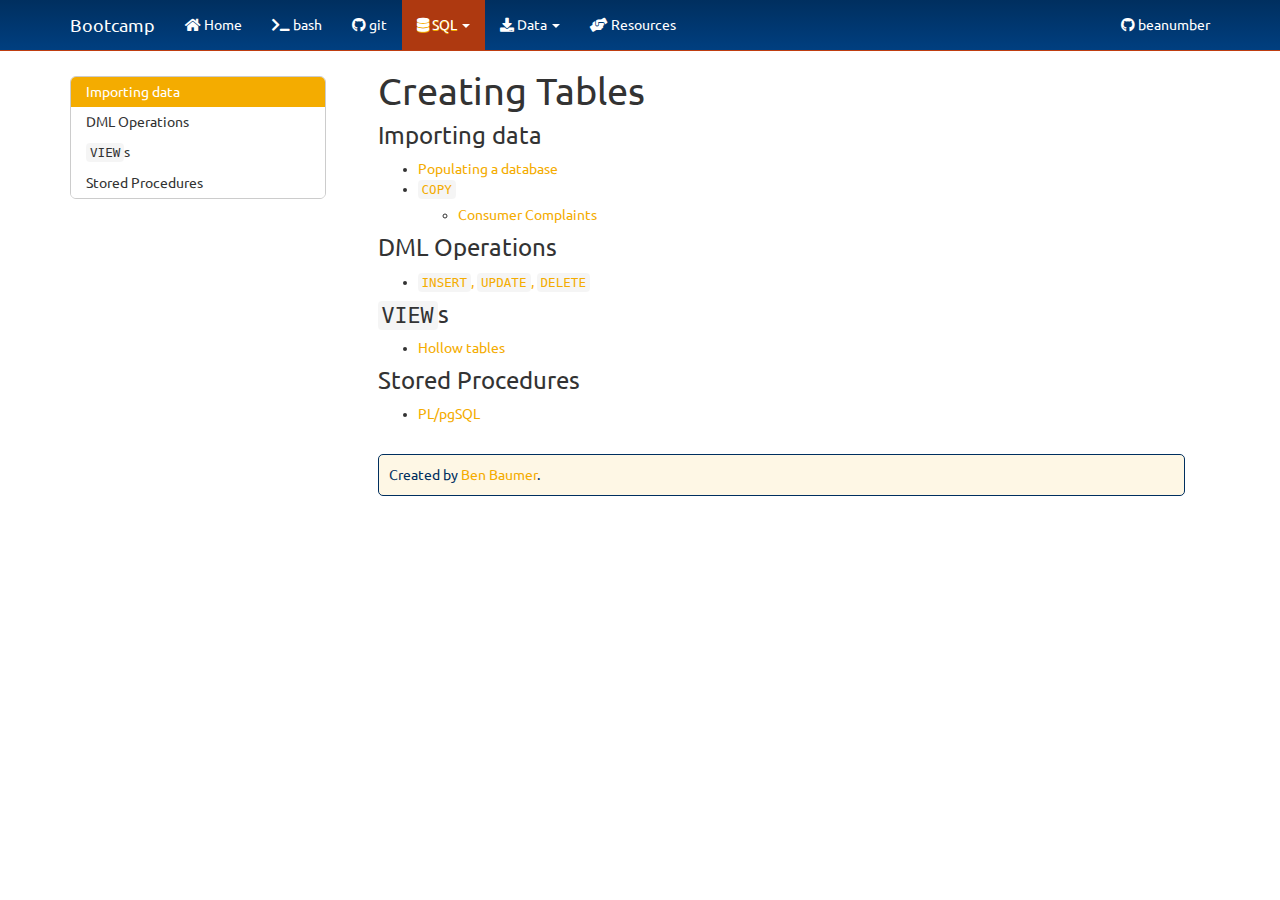
<file: docs/create.html>
<!DOCTYPE html>

<html xmlns="http://www.w3.org/1999/xhtml">

<head>

<meta charset="utf-8" />
<meta http-equiv="Content-Type" content="text/html; charset=utf-8" />
<meta name="generator" content="pandoc" />




<title>Creating Tables</title>

<script src="site_libs/jquery-1.11.3/jquery.min.js"></script>
<meta name="viewport" content="width=device-width, initial-scale=1" />
<link href="site_libs/bootstrap-3.3.5/css/united.min.css" rel="stylesheet" />
<script src="site_libs/bootstrap-3.3.5/js/bootstrap.min.js"></script>
<script src="site_libs/bootstrap-3.3.5/shim/html5shiv.min.js"></script>
<script src="site_libs/bootstrap-3.3.5/shim/respond.min.js"></script>
<script src="site_libs/jqueryui-1.11.4/jquery-ui.min.js"></script>
<link href="site_libs/tocify-1.9.1/jquery.tocify.css" rel="stylesheet" />
<script src="site_libs/tocify-1.9.1/jquery.tocify.js"></script>
<script src="site_libs/navigation-1.1/tabsets.js"></script>
<link href="site_libs/highlightjs-9.12.0/textmate.css" rel="stylesheet" />
<script src="site_libs/highlightjs-9.12.0/highlight.js"></script>
<link href="site_libs/font-awesome-5.1.0/css/all.css" rel="stylesheet" />
<link href="site_libs/font-awesome-5.1.0/css/v4-shims.css" rel="stylesheet" />

<style type="text/css">code{white-space: pre;}</style>
<style type="text/css">
  pre:not([class]) {
    background-color: white;
  }
</style>
<script type="text/javascript">
if (window.hljs) {
  hljs.configure({languages: []});
  hljs.initHighlightingOnLoad();
  if (document.readyState && document.readyState === "complete") {
    window.setTimeout(function() { hljs.initHighlighting(); }, 0);
  }
}
</script>



<style type="text/css">
h1 {
  font-size: 34px;
}
h1.title {
  font-size: 38px;
}
h2 {
  font-size: 30px;
}
h3 {
  font-size: 24px;
}
h4 {
  font-size: 18px;
}
h5 {
  font-size: 16px;
}
h6 {
  font-size: 12px;
}
.table th:not([align]) {
  text-align: left;
}
</style>

<link rel="stylesheet" href="include/beanumber.css" type="text/css" />



<style type = "text/css">
.main-container {
  max-width: 940px;
  margin-left: auto;
  margin-right: auto;
}
code {
  color: inherit;
  background-color: rgba(0, 0, 0, 0.04);
}
img {
  max-width:100%;
  height: auto;
}
.tabbed-pane {
  padding-top: 12px;
}
.html-widget {
  margin-bottom: 20px;
}
button.code-folding-btn:focus {
  outline: none;
}
summary {
  display: list-item;
}
</style>


<style type="text/css">
/* padding for bootstrap navbar */
body {
  padding-top: 51px;
  padding-bottom: 40px;
}
/* offset scroll position for anchor links (for fixed navbar)  */
.section h1 {
  padding-top: 56px;
  margin-top: -56px;
}
.section h2 {
  padding-top: 56px;
  margin-top: -56px;
}
.section h3 {
  padding-top: 56px;
  margin-top: -56px;
}
.section h4 {
  padding-top: 56px;
  margin-top: -56px;
}
.section h5 {
  padding-top: 56px;
  margin-top: -56px;
}
.section h6 {
  padding-top: 56px;
  margin-top: -56px;
}
.dropdown-submenu {
  position: relative;
}
.dropdown-submenu>.dropdown-menu {
  top: 0;
  left: 100%;
  margin-top: -6px;
  margin-left: -1px;
  border-radius: 0 6px 6px 6px;
}
.dropdown-submenu:hover>.dropdown-menu {
  display: block;
}
.dropdown-submenu>a:after {
  display: block;
  content: " ";
  float: right;
  width: 0;
  height: 0;
  border-color: transparent;
  border-style: solid;
  border-width: 5px 0 5px 5px;
  border-left-color: #cccccc;
  margin-top: 5px;
  margin-right: -10px;
}
.dropdown-submenu:hover>a:after {
  border-left-color: #ffffff;
}
.dropdown-submenu.pull-left {
  float: none;
}
.dropdown-submenu.pull-left>.dropdown-menu {
  left: -100%;
  margin-left: 10px;
  border-radius: 6px 0 6px 6px;
}
</style>

<script>
// manage active state of menu based on current page
$(document).ready(function () {
  // active menu anchor
  href = window.location.pathname
  href = href.substr(href.lastIndexOf('/') + 1)
  if (href === "")
    href = "index.html";
  var menuAnchor = $('a[href="' + href + '"]');

  // mark it active
  menuAnchor.parent().addClass('active');

  // if it's got a parent navbar menu mark it active as well
  menuAnchor.closest('li.dropdown').addClass('active');
});
</script>

<!-- tabsets -->

<style type="text/css">
.tabset-dropdown > .nav-tabs {
  display: inline-table;
  max-height: 500px;
  min-height: 44px;
  overflow-y: auto;
  background: white;
  border: 1px solid #ddd;
  border-radius: 4px;
}

.tabset-dropdown > .nav-tabs > li.active:before {
  content: "";
  font-family: 'Glyphicons Halflings';
  display: inline-block;
  padding: 10px;
  border-right: 1px solid #ddd;
}

.tabset-dropdown > .nav-tabs.nav-tabs-open > li.active:before {
  content: "&#xe258;";
  border: none;
}

.tabset-dropdown > .nav-tabs.nav-tabs-open:before {
  content: "";
  font-family: 'Glyphicons Halflings';
  display: inline-block;
  padding: 10px;
  border-right: 1px solid #ddd;
}

.tabset-dropdown > .nav-tabs > li.active {
  display: block;
}

.tabset-dropdown > .nav-tabs > li > a,
.tabset-dropdown > .nav-tabs > li > a:focus,
.tabset-dropdown > .nav-tabs > li > a:hover {
  border: none;
  display: inline-block;
  border-radius: 4px;
}

.tabset-dropdown > .nav-tabs.nav-tabs-open > li {
  display: block;
  float: none;
}

.tabset-dropdown > .nav-tabs > li {
  display: none;
}
</style>

<script>
$(document).ready(function () {
  window.buildTabsets("TOC");
});

$(document).ready(function () {
  $('.tabset-dropdown > .nav-tabs > li').click(function () {
    $(this).parent().toggleClass('nav-tabs-open')
  });
});
</script>

<!-- code folding -->



<script>
$(document).ready(function ()  {

    // move toc-ignore selectors from section div to header
    $('div.section.toc-ignore')
        .removeClass('toc-ignore')
        .children('h1,h2,h3,h4,h5').addClass('toc-ignore');

    // establish options
    var options = {
      selectors: "h1,h2",
      theme: "bootstrap3",
      context: '.toc-content',
      hashGenerator: function (text) {
        return text.replace(/[.\\/?&!#<>]/g, '').replace(/\s/g, '_').toLowerCase();
      },
      ignoreSelector: ".toc-ignore",
      scrollTo: 0
    };
    options.showAndHide = true;
    options.smoothScroll = true;

    // tocify
    var toc = $("#TOC").tocify(options).data("toc-tocify");
});
</script>

<style type="text/css">

#TOC {
  margin: 25px 0px 20px 0px;
}
@media (max-width: 768px) {
#TOC {
  position: relative;
  width: 100%;
}
}


.toc-content {
  padding-left: 30px;
  padding-right: 40px;
}

div.main-container {
  max-width: 1200px;
}

div.tocify {
  width: 20%;
  max-width: 260px;
  max-height: 85%;
}

@media (min-width: 768px) and (max-width: 991px) {
  div.tocify {
    width: 25%;
  }
}

@media (max-width: 767px) {
  div.tocify {
    width: 100%;
    max-width: none;
  }
}

.tocify ul, .tocify li {
  line-height: 20px;
}

.tocify-subheader .tocify-item {
  font-size: 0.90em;
}

.tocify .list-group-item {
  border-radius: 0px;
}


</style>



</head>

<body>


<div class="container-fluid main-container">


<!-- setup 3col/9col grid for toc_float and main content  -->
<div class="row-fluid">
<div class="col-xs-12 col-sm-4 col-md-3">
<div id="TOC" class="tocify">
</div>
</div>

<div class="toc-content col-xs-12 col-sm-8 col-md-9">




<div class="navbar navbar-default  navbar-fixed-top" role="navigation">
  <div class="container">
    <div class="navbar-header">
      <button type="button" class="navbar-toggle collapsed" data-toggle="collapse" data-target="#navbar">
        <span class="icon-bar"></span>
        <span class="icon-bar"></span>
        <span class="icon-bar"></span>
      </button>
      <a class="navbar-brand" href="index.html">Bootcamp</a>
    </div>
    <div id="navbar" class="navbar-collapse collapse">
      <ul class="nav navbar-nav">
        <li>
  <a href="index.html">
    <span class="fa fa-home"></span>
     
    Home
  </a>
</li>
<li>
  <a href="bash.html">
    <span class="fa fa-terminal"></span>
     
    bash
  </a>
</li>
<li>
  <a href="git.html">
    <span class="fa fa-github"></span>
     
    git
  </a>
</li>
<li class="dropdown">
  <a href="#" class="dropdown-toggle" data-toggle="dropdown" role="button" aria-expanded="false">
    <span class="fa fa-database"></span>
     
    SQL
     
    <span class="caret"></span>
  </a>
  <ul class="dropdown-menu" role="menu">
    <li>
      <a href="dplyr.html">dplyr and SQL</a>
    </li>
    <li>
      <a href="slides/sql_slides.html">Slides</a>
    </li>
    <li>
      <a href="intro.html">Introduction</a>
    </li>
    <li>
      <a href="postgres.html">Getting Started with PostgreSQL</a>
    </li>
    <li>
      <a href="queries.html">Writing Queries</a>
    </li>
    <li>
      <a href="join.html">Joining Two Tables</a>
    </li>
    <li>
      <a href="aggregating.html">Aggregating Results</a>
    </li>
    <li>
      <a href="structure.html">Table Structure</a>
    </li>
    <li>
      <a href="create.html">Creating Tables</a>
    </li>
  </ul>
</li>
<li class="dropdown">
  <a href="#" class="dropdown-toggle" data-toggle="dropdown" role="button" aria-expanded="false">
    <span class="fa fa-download"></span>
     
    Data
     
    <span class="caret"></span>
  </a>
  <ul class="dropdown-menu" role="menu">
    <li>
      <a href="https://www.science.smith.edu/~bbaumer/data/imdb.backup">IMDB</a>
    </li>
    <li>
      <a href="https://www.science.smith.edu/~bbaumer/data/lahman.backup">Baseball</a>
    </li>
    <li>
      <a href="https://www.science.smith.edu/~bbaumer/data/airlines.backup">Airlines</a>
    </li>
    <li>
      <a href="https://github.com/beanumber/airlines">Airlines (ETL)</a>
    </li>
    <li>
      <a href="https://github.com/beanumber/fec">FEC (ETL)</a>
    </li>
  </ul>
</li>
<li>
  <a href="resources.html">
    <span class="fa fa-hands-helping"></span>
     
    Resources
  </a>
</li>
      </ul>
      <ul class="nav navbar-nav navbar-right">
        <li>
  <a href="https://github.com/beanumber/bootcamp">
    <span class="fa fa-github"></span>
     
    beanumber
  </a>
</li>
      </ul>
    </div><!--/.nav-collapse -->
  </div><!--/.container -->
</div><!--/.navbar -->

<div class="fluid-row" id="header">



<h1 class="title toc-ignore">Creating Tables</h1>

</div>


<div id="importing-data" class="section level2">
<h2>Importing data</h2>
<ul>
<li><a href="http://www.postgresql.org/docs/9.4/static/populate.html">Populating a database</a></li>
<li><a href="http://www.postgresql.org/docs/9.4/static/sql-copy.html"><code>COPY</code></a>
<ul>
<li><a href="http://catalog.data.gov/dataset/consumer-complaint-database#topic=consumer_navigation">Consumer Complaints</a></li>
</ul></li>
</ul>
</div>
<div id="dml-operations" class="section level2">
<h2>DML Operations</h2>
<ul>
<li><a href="http://www.postgresql.org/docs/9.4/static/dml.html"><code>INSERT</code>, <code>UPDATE</code>, <code>DELETE</code></a></li>
</ul>
</div>
<div id="views" class="section level2">
<h2><code>VIEW</code>s</h2>
<ul>
<li><a href="http://www.postgresql.org/docs/9.4/static/sql-createview.html">Hollow tables</a></li>
</ul>
</div>
<div id="stored-procedures" class="section level2">
<h2>Stored Procedures</h2>
<ul>
<li><a href="http://www.postgresql.org/docs/9.4/static/plpgsql-structure.html">PL/pgSQL</a></li>
</ul>
</div>

    <div id="footer">
        <p class="muted credit" id="license">Created by <a href="http://www.science.smith.edu/~bbaumer">Ben Baumer</a>.</p>
    </div>


</div>
</div>

</div>

<script>

// add bootstrap table styles to pandoc tables
function bootstrapStylePandocTables() {
  $('tr.header').parent('thead').parent('table').addClass('table table-condensed');
}
$(document).ready(function () {
  bootstrapStylePandocTables();
});


</script>

<!-- dynamically load mathjax for compatibility with self-contained -->
<script>
  (function () {
    var script = document.createElement("script");
    script.type = "text/javascript";
    script.src  = "https://mathjax.rstudio.com/latest/MathJax.js?config=TeX-AMS-MML_HTMLorMML";
    document.getElementsByTagName("head")[0].appendChild(script);
  })();
</script>

</body>
</html>
</file>
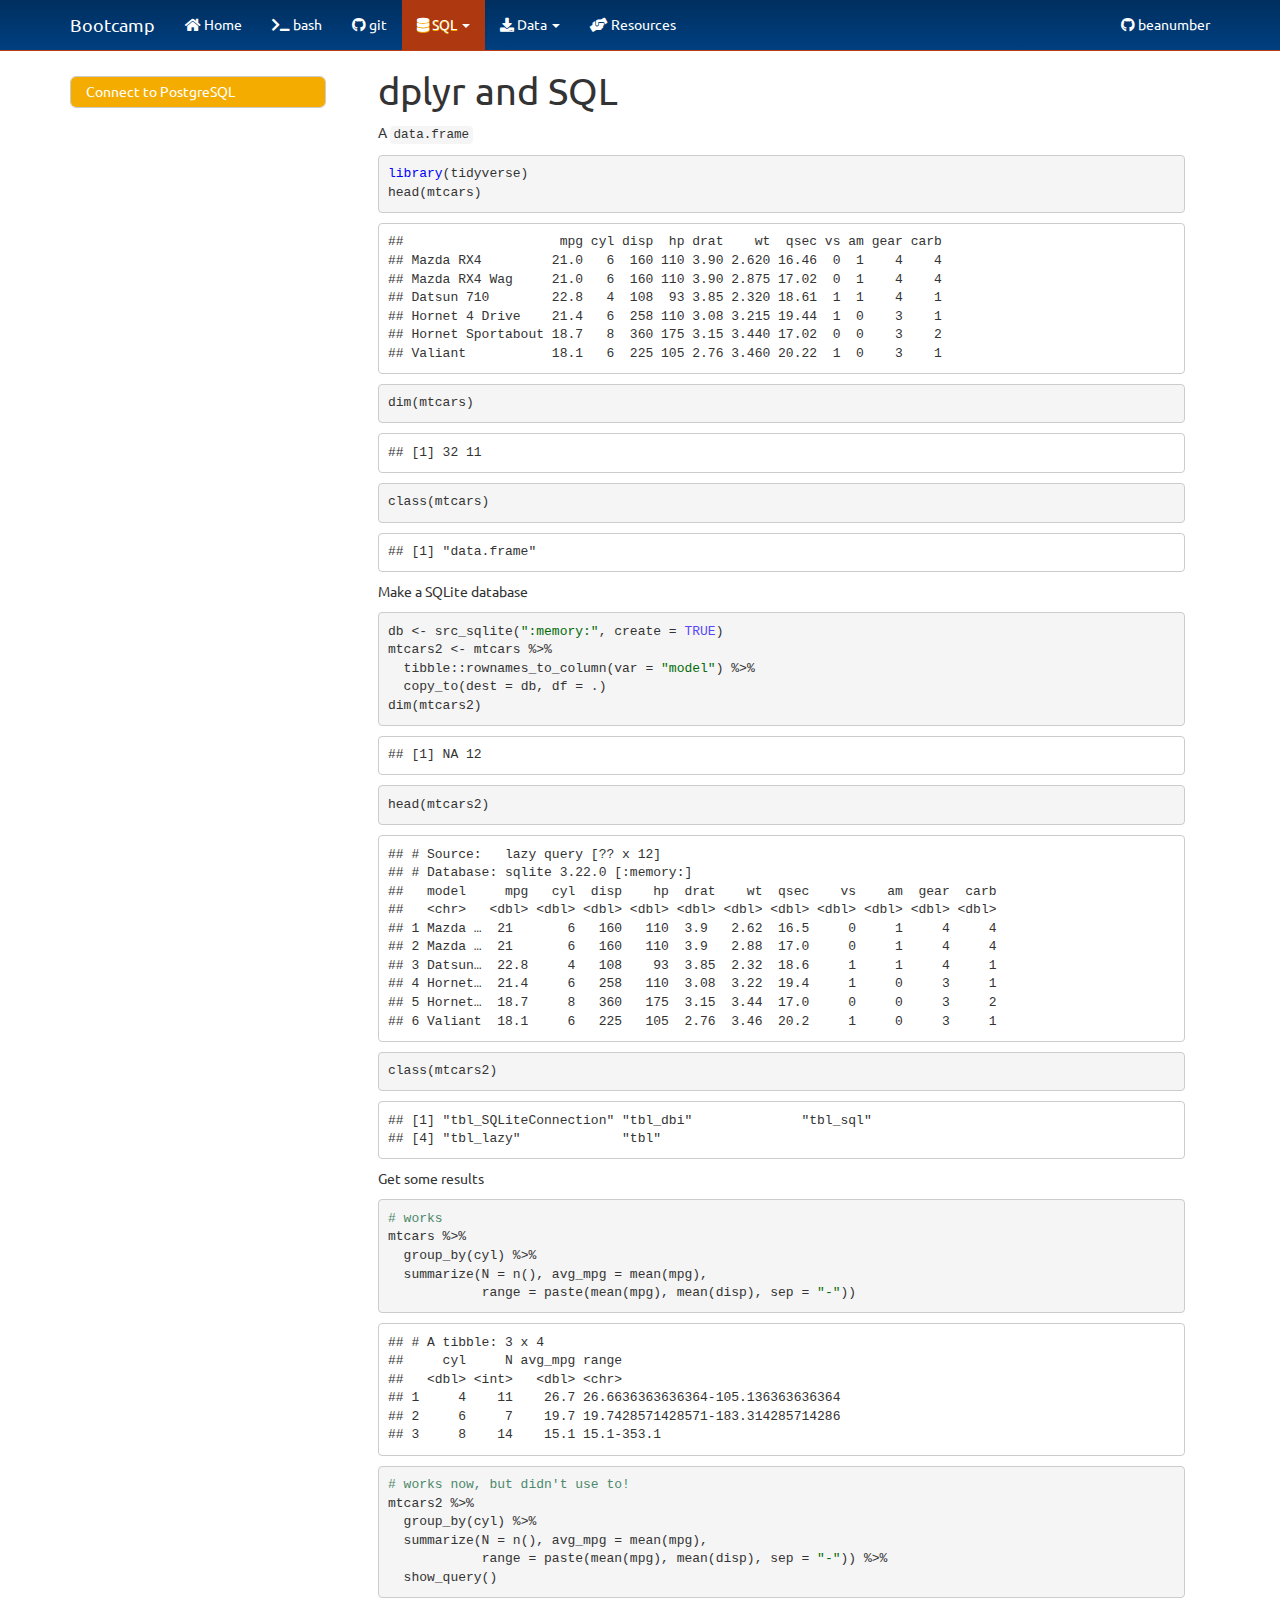
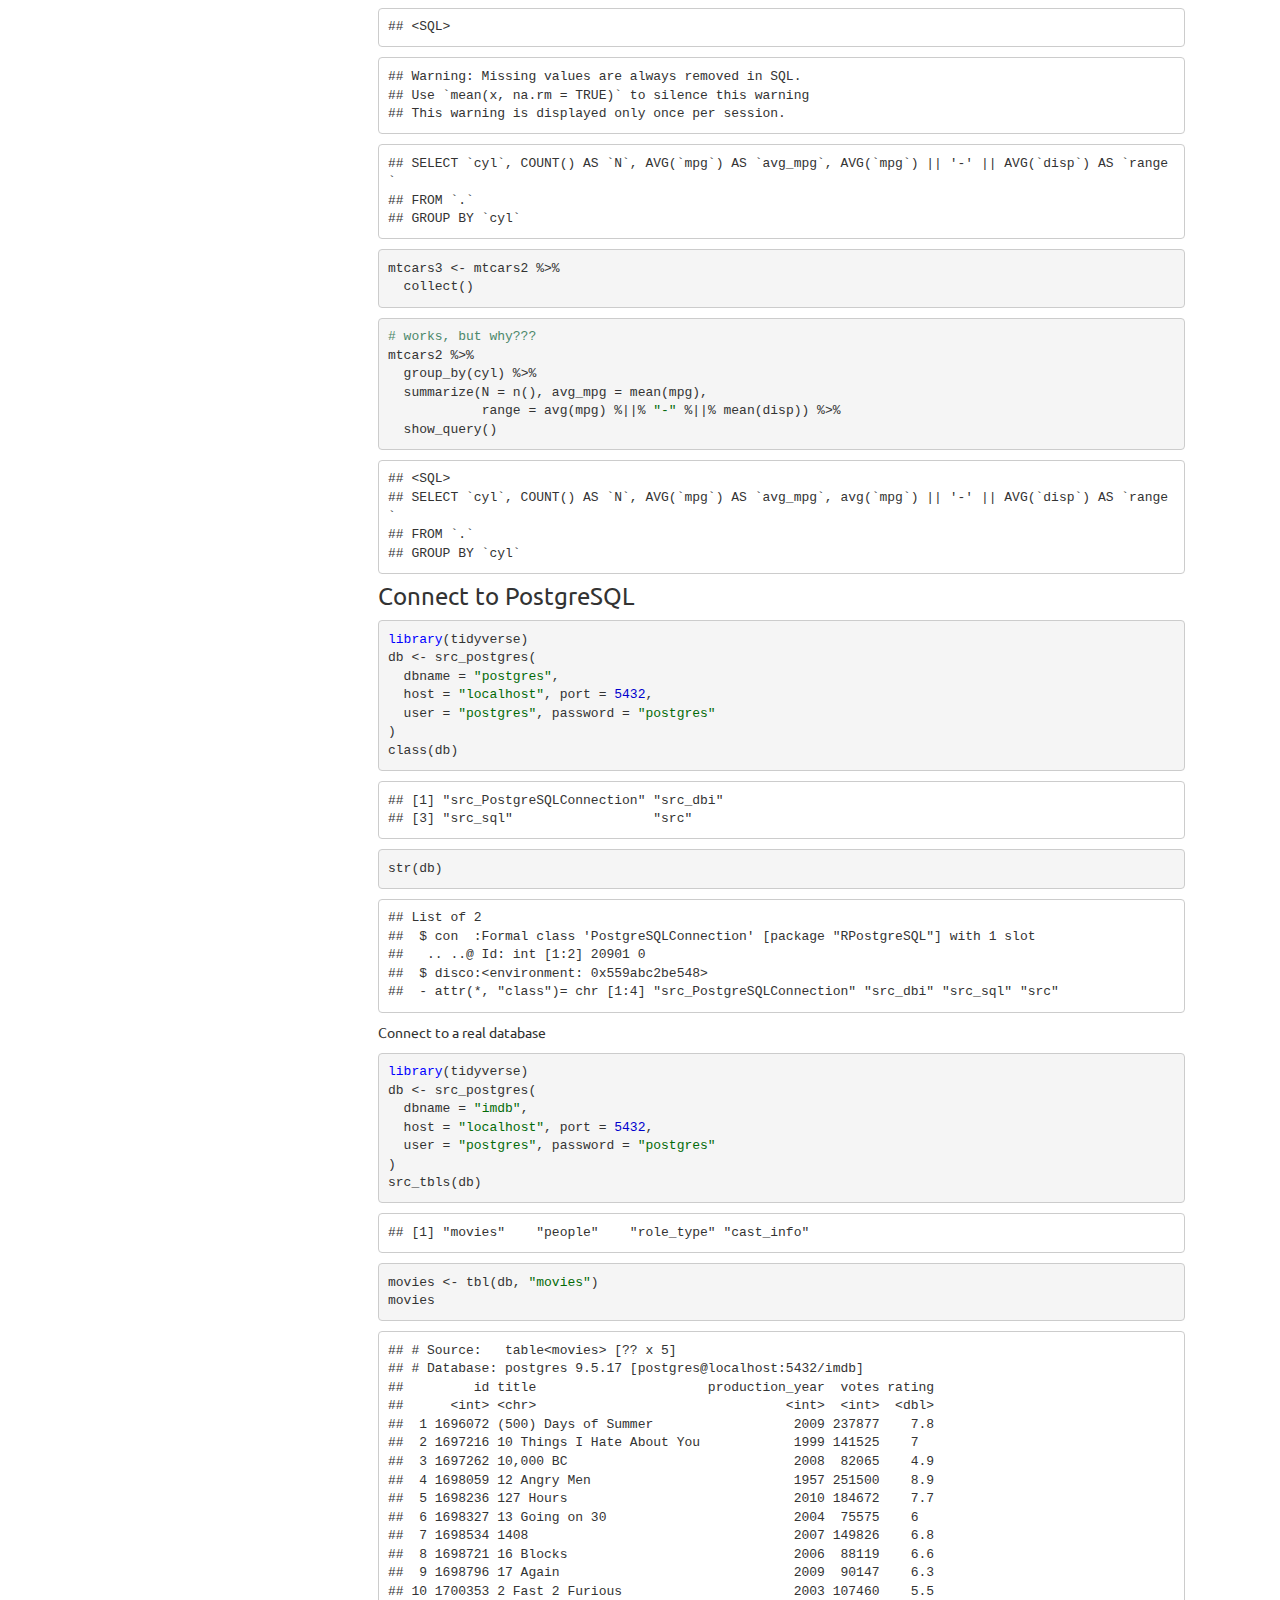
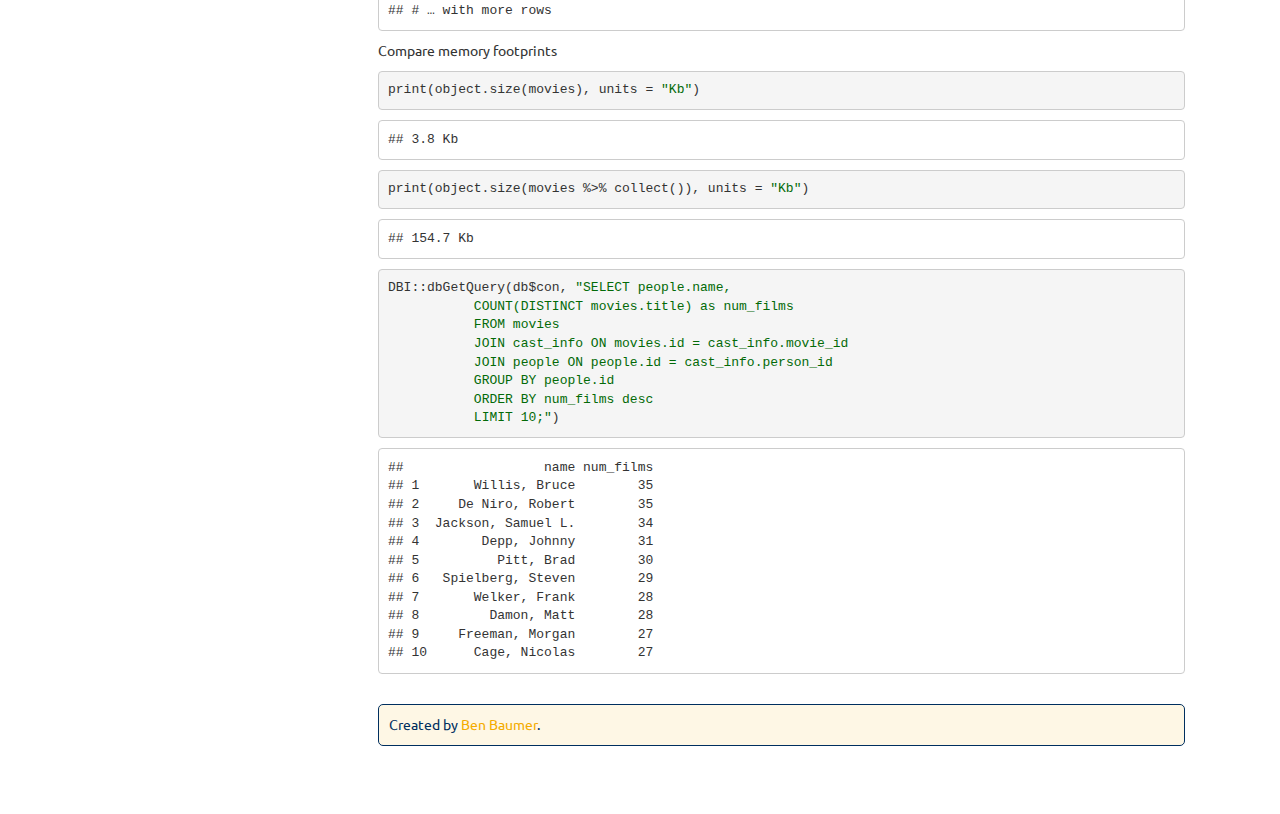
<file: docs/dplyr.html>
<!DOCTYPE html>

<html xmlns="http://www.w3.org/1999/xhtml">

<head>

<meta charset="utf-8" />
<meta http-equiv="Content-Type" content="text/html; charset=utf-8" />
<meta name="generator" content="pandoc" />




<title>dplyr and SQL</title>

<script src="site_libs/jquery-1.11.3/jquery.min.js"></script>
<meta name="viewport" content="width=device-width, initial-scale=1" />
<link href="site_libs/bootstrap-3.3.5/css/united.min.css" rel="stylesheet" />
<script src="site_libs/bootstrap-3.3.5/js/bootstrap.min.js"></script>
<script src="site_libs/bootstrap-3.3.5/shim/html5shiv.min.js"></script>
<script src="site_libs/bootstrap-3.3.5/shim/respond.min.js"></script>
<script src="site_libs/jqueryui-1.11.4/jquery-ui.min.js"></script>
<link href="site_libs/tocify-1.9.1/jquery.tocify.css" rel="stylesheet" />
<script src="site_libs/tocify-1.9.1/jquery.tocify.js"></script>
<script src="site_libs/navigation-1.1/tabsets.js"></script>
<link href="site_libs/highlightjs-9.12.0/textmate.css" rel="stylesheet" />
<script src="site_libs/highlightjs-9.12.0/highlight.js"></script>
<link href="site_libs/font-awesome-5.1.0/css/all.css" rel="stylesheet" />
<link href="site_libs/font-awesome-5.1.0/css/v4-shims.css" rel="stylesheet" />

<style type="text/css">code{white-space: pre;}</style>
<style type="text/css">
  pre:not([class]) {
    background-color: white;
  }
</style>
<script type="text/javascript">
if (window.hljs) {
  hljs.configure({languages: []});
  hljs.initHighlightingOnLoad();
  if (document.readyState && document.readyState === "complete") {
    window.setTimeout(function() { hljs.initHighlighting(); }, 0);
  }
}
</script>



<style type="text/css">
h1 {
  font-size: 34px;
}
h1.title {
  font-size: 38px;
}
h2 {
  font-size: 30px;
}
h3 {
  font-size: 24px;
}
h4 {
  font-size: 18px;
}
h5 {
  font-size: 16px;
}
h6 {
  font-size: 12px;
}
.table th:not([align]) {
  text-align: left;
}
</style>

<link rel="stylesheet" href="include/beanumber.css" type="text/css" />



<style type = "text/css">
.main-container {
  max-width: 940px;
  margin-left: auto;
  margin-right: auto;
}
code {
  color: inherit;
  background-color: rgba(0, 0, 0, 0.04);
}
img {
  max-width:100%;
  height: auto;
}
.tabbed-pane {
  padding-top: 12px;
}
.html-widget {
  margin-bottom: 20px;
}
button.code-folding-btn:focus {
  outline: none;
}
summary {
  display: list-item;
}
</style>


<style type="text/css">
/* padding for bootstrap navbar */
body {
  padding-top: 51px;
  padding-bottom: 40px;
}
/* offset scroll position for anchor links (for fixed navbar)  */
.section h1 {
  padding-top: 56px;
  margin-top: -56px;
}
.section h2 {
  padding-top: 56px;
  margin-top: -56px;
}
.section h3 {
  padding-top: 56px;
  margin-top: -56px;
}
.section h4 {
  padding-top: 56px;
  margin-top: -56px;
}
.section h5 {
  padding-top: 56px;
  margin-top: -56px;
}
.section h6 {
  padding-top: 56px;
  margin-top: -56px;
}
.dropdown-submenu {
  position: relative;
}
.dropdown-submenu>.dropdown-menu {
  top: 0;
  left: 100%;
  margin-top: -6px;
  margin-left: -1px;
  border-radius: 0 6px 6px 6px;
}
.dropdown-submenu:hover>.dropdown-menu {
  display: block;
}
.dropdown-submenu>a:after {
  display: block;
  content: " ";
  float: right;
  width: 0;
  height: 0;
  border-color: transparent;
  border-style: solid;
  border-width: 5px 0 5px 5px;
  border-left-color: #cccccc;
  margin-top: 5px;
  margin-right: -10px;
}
.dropdown-submenu:hover>a:after {
  border-left-color: #ffffff;
}
.dropdown-submenu.pull-left {
  float: none;
}
.dropdown-submenu.pull-left>.dropdown-menu {
  left: -100%;
  margin-left: 10px;
  border-radius: 6px 0 6px 6px;
}
</style>

<script>
// manage active state of menu based on current page
$(document).ready(function () {
  // active menu anchor
  href = window.location.pathname
  href = href.substr(href.lastIndexOf('/') + 1)
  if (href === "")
    href = "index.html";
  var menuAnchor = $('a[href="' + href + '"]');

  // mark it active
  menuAnchor.parent().addClass('active');

  // if it's got a parent navbar menu mark it active as well
  menuAnchor.closest('li.dropdown').addClass('active');
});
</script>

<!-- tabsets -->

<style type="text/css">
.tabset-dropdown > .nav-tabs {
  display: inline-table;
  max-height: 500px;
  min-height: 44px;
  overflow-y: auto;
  background: white;
  border: 1px solid #ddd;
  border-radius: 4px;
}

.tabset-dropdown > .nav-tabs > li.active:before {
  content: "";
  font-family: 'Glyphicons Halflings';
  display: inline-block;
  padding: 10px;
  border-right: 1px solid #ddd;
}

.tabset-dropdown > .nav-tabs.nav-tabs-open > li.active:before {
  content: "&#xe258;";
  border: none;
}

.tabset-dropdown > .nav-tabs.nav-tabs-open:before {
  content: "";
  font-family: 'Glyphicons Halflings';
  display: inline-block;
  padding: 10px;
  border-right: 1px solid #ddd;
}

.tabset-dropdown > .nav-tabs > li.active {
  display: block;
}

.tabset-dropdown > .nav-tabs > li > a,
.tabset-dropdown > .nav-tabs > li > a:focus,
.tabset-dropdown > .nav-tabs > li > a:hover {
  border: none;
  display: inline-block;
  border-radius: 4px;
}

.tabset-dropdown > .nav-tabs.nav-tabs-open > li {
  display: block;
  float: none;
}

.tabset-dropdown > .nav-tabs > li {
  display: none;
}
</style>

<script>
$(document).ready(function () {
  window.buildTabsets("TOC");
});

$(document).ready(function () {
  $('.tabset-dropdown > .nav-tabs > li').click(function () {
    $(this).parent().toggleClass('nav-tabs-open')
  });
});
</script>

<!-- code folding -->



<script>
$(document).ready(function ()  {

    // move toc-ignore selectors from section div to header
    $('div.section.toc-ignore')
        .removeClass('toc-ignore')
        .children('h1,h2,h3,h4,h5').addClass('toc-ignore');

    // establish options
    var options = {
      selectors: "h1,h2",
      theme: "bootstrap3",
      context: '.toc-content',
      hashGenerator: function (text) {
        return text.replace(/[.\\/?&!#<>]/g, '').replace(/\s/g, '_').toLowerCase();
      },
      ignoreSelector: ".toc-ignore",
      scrollTo: 0
    };
    options.showAndHide = true;
    options.smoothScroll = true;

    // tocify
    var toc = $("#TOC").tocify(options).data("toc-tocify");
});
</script>

<style type="text/css">

#TOC {
  margin: 25px 0px 20px 0px;
}
@media (max-width: 768px) {
#TOC {
  position: relative;
  width: 100%;
}
}


.toc-content {
  padding-left: 30px;
  padding-right: 40px;
}

div.main-container {
  max-width: 1200px;
}

div.tocify {
  width: 20%;
  max-width: 260px;
  max-height: 85%;
}

@media (min-width: 768px) and (max-width: 991px) {
  div.tocify {
    width: 25%;
  }
}

@media (max-width: 767px) {
  div.tocify {
    width: 100%;
    max-width: none;
  }
}

.tocify ul, .tocify li {
  line-height: 20px;
}

.tocify-subheader .tocify-item {
  font-size: 0.90em;
}

.tocify .list-group-item {
  border-radius: 0px;
}


</style>



</head>

<body>


<div class="container-fluid main-container">


<!-- setup 3col/9col grid for toc_float and main content  -->
<div class="row-fluid">
<div class="col-xs-12 col-sm-4 col-md-3">
<div id="TOC" class="tocify">
</div>
</div>

<div class="toc-content col-xs-12 col-sm-8 col-md-9">




<div class="navbar navbar-default  navbar-fixed-top" role="navigation">
  <div class="container">
    <div class="navbar-header">
      <button type="button" class="navbar-toggle collapsed" data-toggle="collapse" data-target="#navbar">
        <span class="icon-bar"></span>
        <span class="icon-bar"></span>
        <span class="icon-bar"></span>
      </button>
      <a class="navbar-brand" href="index.html">Bootcamp</a>
    </div>
    <div id="navbar" class="navbar-collapse collapse">
      <ul class="nav navbar-nav">
        <li>
  <a href="index.html">
    <span class="fa fa-home"></span>
     
    Home
  </a>
</li>
<li>
  <a href="bash.html">
    <span class="fa fa-terminal"></span>
     
    bash
  </a>
</li>
<li>
  <a href="git.html">
    <span class="fa fa-github"></span>
     
    git
  </a>
</li>
<li class="dropdown">
  <a href="#" class="dropdown-toggle" data-toggle="dropdown" role="button" aria-expanded="false">
    <span class="fa fa-database"></span>
     
    SQL
     
    <span class="caret"></span>
  </a>
  <ul class="dropdown-menu" role="menu">
    <li>
      <a href="dplyr.html">dplyr and SQL</a>
    </li>
    <li>
      <a href="slides/sql_slides.html">Slides</a>
    </li>
    <li>
      <a href="intro.html">Introduction</a>
    </li>
    <li>
      <a href="postgres.html">Getting Started with PostgreSQL</a>
    </li>
    <li>
      <a href="queries.html">Writing Queries</a>
    </li>
    <li>
      <a href="join.html">Joining Two Tables</a>
    </li>
    <li>
      <a href="aggregating.html">Aggregating Results</a>
    </li>
    <li>
      <a href="structure.html">Table Structure</a>
    </li>
    <li>
      <a href="create.html">Creating Tables</a>
    </li>
  </ul>
</li>
<li class="dropdown">
  <a href="#" class="dropdown-toggle" data-toggle="dropdown" role="button" aria-expanded="false">
    <span class="fa fa-download"></span>
     
    Data
     
    <span class="caret"></span>
  </a>
  <ul class="dropdown-menu" role="menu">
    <li>
      <a href="https://www.science.smith.edu/~bbaumer/data/imdb.backup">IMDB</a>
    </li>
    <li>
      <a href="https://www.science.smith.edu/~bbaumer/data/lahman.backup">Baseball</a>
    </li>
    <li>
      <a href="https://www.science.smith.edu/~bbaumer/data/airlines.backup">Airlines</a>
    </li>
    <li>
      <a href="https://github.com/beanumber/airlines">Airlines (ETL)</a>
    </li>
    <li>
      <a href="https://github.com/beanumber/fec">FEC (ETL)</a>
    </li>
  </ul>
</li>
<li>
  <a href="resources.html">
    <span class="fa fa-hands-helping"></span>
     
    Resources
  </a>
</li>
      </ul>
      <ul class="nav navbar-nav navbar-right">
        <li>
  <a href="https://github.com/beanumber/bootcamp">
    <span class="fa fa-github"></span>
     
    beanumber
  </a>
</li>
      </ul>
    </div><!--/.nav-collapse -->
  </div><!--/.container -->
</div><!--/.navbar -->

<div class="fluid-row" id="header">



<h1 class="title toc-ignore">dplyr and SQL</h1>

</div>


<p>A <code>data.frame</code></p>
<pre class="r"><code>library(tidyverse)
head(mtcars)</code></pre>
<pre><code>##                    mpg cyl disp  hp drat    wt  qsec vs am gear carb
## Mazda RX4         21.0   6  160 110 3.90 2.620 16.46  0  1    4    4
## Mazda RX4 Wag     21.0   6  160 110 3.90 2.875 17.02  0  1    4    4
## Datsun 710        22.8   4  108  93 3.85 2.320 18.61  1  1    4    1
## Hornet 4 Drive    21.4   6  258 110 3.08 3.215 19.44  1  0    3    1
## Hornet Sportabout 18.7   8  360 175 3.15 3.440 17.02  0  0    3    2
## Valiant           18.1   6  225 105 2.76 3.460 20.22  1  0    3    1</code></pre>
<pre class="r"><code>dim(mtcars)</code></pre>
<pre><code>## [1] 32 11</code></pre>
<pre class="r"><code>class(mtcars)</code></pre>
<pre><code>## [1] &quot;data.frame&quot;</code></pre>
<p>Make a SQLite database</p>
<pre class="r"><code>db &lt;- src_sqlite(&quot;:memory:&quot;, create = TRUE)
mtcars2 &lt;- mtcars %&gt;%
  tibble::rownames_to_column(var = &quot;model&quot;) %&gt;%
  copy_to(dest = db, df = .)
dim(mtcars2)</code></pre>
<pre><code>## [1] NA 12</code></pre>
<pre class="r"><code>head(mtcars2)</code></pre>
<pre><code>## # Source:   lazy query [?? x 12]
## # Database: sqlite 3.22.0 [:memory:]
##   model     mpg   cyl  disp    hp  drat    wt  qsec    vs    am  gear  carb
##   &lt;chr&gt;   &lt;dbl&gt; &lt;dbl&gt; &lt;dbl&gt; &lt;dbl&gt; &lt;dbl&gt; &lt;dbl&gt; &lt;dbl&gt; &lt;dbl&gt; &lt;dbl&gt; &lt;dbl&gt; &lt;dbl&gt;
## 1 Mazda …  21       6   160   110  3.9   2.62  16.5     0     1     4     4
## 2 Mazda …  21       6   160   110  3.9   2.88  17.0     0     1     4     4
## 3 Datsun…  22.8     4   108    93  3.85  2.32  18.6     1     1     4     1
## 4 Hornet…  21.4     6   258   110  3.08  3.22  19.4     1     0     3     1
## 5 Hornet…  18.7     8   360   175  3.15  3.44  17.0     0     0     3     2
## 6 Valiant  18.1     6   225   105  2.76  3.46  20.2     1     0     3     1</code></pre>
<pre class="r"><code>class(mtcars2)</code></pre>
<pre><code>## [1] &quot;tbl_SQLiteConnection&quot; &quot;tbl_dbi&quot;              &quot;tbl_sql&quot;             
## [4] &quot;tbl_lazy&quot;             &quot;tbl&quot;</code></pre>
<p>Get some results</p>
<pre class="r"><code># works
mtcars %&gt;%
  group_by(cyl) %&gt;%
  summarize(N = n(), avg_mpg = mean(mpg), 
            range = paste(mean(mpg), mean(disp), sep = &quot;-&quot;))</code></pre>
<pre><code>## # A tibble: 3 x 4
##     cyl     N avg_mpg range                            
##   &lt;dbl&gt; &lt;int&gt;   &lt;dbl&gt; &lt;chr&gt;                            
## 1     4    11    26.7 26.6636363636364-105.136363636364
## 2     6     7    19.7 19.7428571428571-183.314285714286
## 3     8    14    15.1 15.1-353.1</code></pre>
<pre class="r"><code># works now, but didn&#39;t use to!
mtcars2 %&gt;%
  group_by(cyl) %&gt;%
  summarize(N = n(), avg_mpg = mean(mpg), 
            range = paste(mean(mpg), mean(disp), sep = &quot;-&quot;)) %&gt;%
  show_query()</code></pre>
<pre><code>## &lt;SQL&gt;</code></pre>
<pre><code>## Warning: Missing values are always removed in SQL.
## Use `mean(x, na.rm = TRUE)` to silence this warning
## This warning is displayed only once per session.</code></pre>
<pre><code>## SELECT `cyl`, COUNT() AS `N`, AVG(`mpg`) AS `avg_mpg`, AVG(`mpg`) || &#39;-&#39; || AVG(`disp`) AS `range`
## FROM `.`
## GROUP BY `cyl`</code></pre>
<pre class="r"><code>mtcars3 &lt;- mtcars2 %&gt;% 
  collect()</code></pre>
<pre class="r"><code># works, but why???
mtcars2 %&gt;%
  group_by(cyl) %&gt;%
  summarize(N = n(), avg_mpg = mean(mpg), 
            range = avg(mpg) %||% &quot;-&quot; %||% mean(disp)) %&gt;%
  show_query()</code></pre>
<pre><code>## &lt;SQL&gt;
## SELECT `cyl`, COUNT() AS `N`, AVG(`mpg`) AS `avg_mpg`, avg(`mpg`) || &#39;-&#39; || AVG(`disp`) AS `range`
## FROM `.`
## GROUP BY `cyl`</code></pre>
<div id="connect-to-postgresql" class="section level2">
<h2>Connect to PostgreSQL</h2>
<pre class="r"><code>library(tidyverse)
db &lt;- src_postgres(
  dbname = &quot;postgres&quot;, 
  host = &quot;localhost&quot;, port = 5432, 
  user = &quot;postgres&quot;, password = &quot;postgres&quot;
)
class(db)</code></pre>
<pre><code>## [1] &quot;src_PostgreSQLConnection&quot; &quot;src_dbi&quot;                 
## [3] &quot;src_sql&quot;                  &quot;src&quot;</code></pre>
<pre class="r"><code>str(db)</code></pre>
<pre><code>## List of 2
##  $ con  :Formal class &#39;PostgreSQLConnection&#39; [package &quot;RPostgreSQL&quot;] with 1 slot
##   .. ..@ Id: int [1:2] 20901 0
##  $ disco:&lt;environment: 0x559abc2be548&gt; 
##  - attr(*, &quot;class&quot;)= chr [1:4] &quot;src_PostgreSQLConnection&quot; &quot;src_dbi&quot; &quot;src_sql&quot; &quot;src&quot;</code></pre>
<p>Connect to a real database</p>
<pre class="r"><code>library(tidyverse)
db &lt;- src_postgres(
  dbname = &quot;imdb&quot;, 
  host = &quot;localhost&quot;, port = 5432, 
  user = &quot;postgres&quot;, password = &quot;postgres&quot;
)
src_tbls(db)</code></pre>
<pre><code>## [1] &quot;movies&quot;    &quot;people&quot;    &quot;role_type&quot; &quot;cast_info&quot;</code></pre>
<pre class="r"><code>movies &lt;- tbl(db, &quot;movies&quot;)
movies</code></pre>
<pre><code>## # Source:   table&lt;movies&gt; [?? x 5]
## # Database: postgres 9.5.17 [postgres@localhost:5432/imdb]
##         id title                      production_year  votes rating
##      &lt;int&gt; &lt;chr&gt;                                &lt;int&gt;  &lt;int&gt;  &lt;dbl&gt;
##  1 1696072 (500) Days of Summer                  2009 237877    7.8
##  2 1697216 10 Things I Hate About You            1999 141525    7  
##  3 1697262 10,000 BC                             2008  82065    4.9
##  4 1698059 12 Angry Men                          1957 251500    8.9
##  5 1698236 127 Hours                             2010 184672    7.7
##  6 1698327 13 Going on 30                        2004  75575    6  
##  7 1698534 1408                                  2007 149826    6.8
##  8 1698721 16 Blocks                             2006  88119    6.6
##  9 1698796 17 Again                              2009  90147    6.3
## 10 1700353 2 Fast 2 Furious                      2003 107460    5.5
## # … with more rows</code></pre>
<p>Compare memory footprints</p>
<pre class="r"><code>print(object.size(movies), units = &quot;Kb&quot;)</code></pre>
<pre><code>## 3.8 Kb</code></pre>
<pre class="r"><code>print(object.size(movies %&gt;% collect()), units = &quot;Kb&quot;)</code></pre>
<pre><code>## 154.7 Kb</code></pre>
<pre class="r"><code>DBI::dbGetQuery(db$con, &quot;SELECT people.name, 
           COUNT(DISTINCT movies.title) as num_films 
           FROM movies 
           JOIN cast_info ON movies.id = cast_info.movie_id 
           JOIN people ON people.id = cast_info.person_id 
           GROUP BY people.id 
           ORDER BY num_films desc 
           LIMIT 10;&quot;)</code></pre>
<pre><code>##                  name num_films
## 1       Willis, Bruce        35
## 2     De Niro, Robert        35
## 3  Jackson, Samuel L.        34
## 4        Depp, Johnny        31
## 5          Pitt, Brad        30
## 6   Spielberg, Steven        29
## 7       Welker, Frank        28
## 8         Damon, Matt        28
## 9     Freeman, Morgan        27
## 10      Cage, Nicolas        27</code></pre>
</div>

    <div id="footer">
        <p class="muted credit" id="license">Created by <a href="http://www.science.smith.edu/~bbaumer">Ben Baumer</a>.</p>
    </div>


</div>
</div>

</div>

<script>

// add bootstrap table styles to pandoc tables
function bootstrapStylePandocTables() {
  $('tr.header').parent('thead').parent('table').addClass('table table-condensed');
}
$(document).ready(function () {
  bootstrapStylePandocTables();
});


</script>

<!-- dynamically load mathjax for compatibility with self-contained -->
<script>
  (function () {
    var script = document.createElement("script");
    script.type = "text/javascript";
    script.src  = "https://mathjax.rstudio.com/latest/MathJax.js?config=TeX-AMS-MML_HTMLorMML";
    document.getElementsByTagName("head")[0].appendChild(script);
  })();
</script>

</body>
</html>
</file>
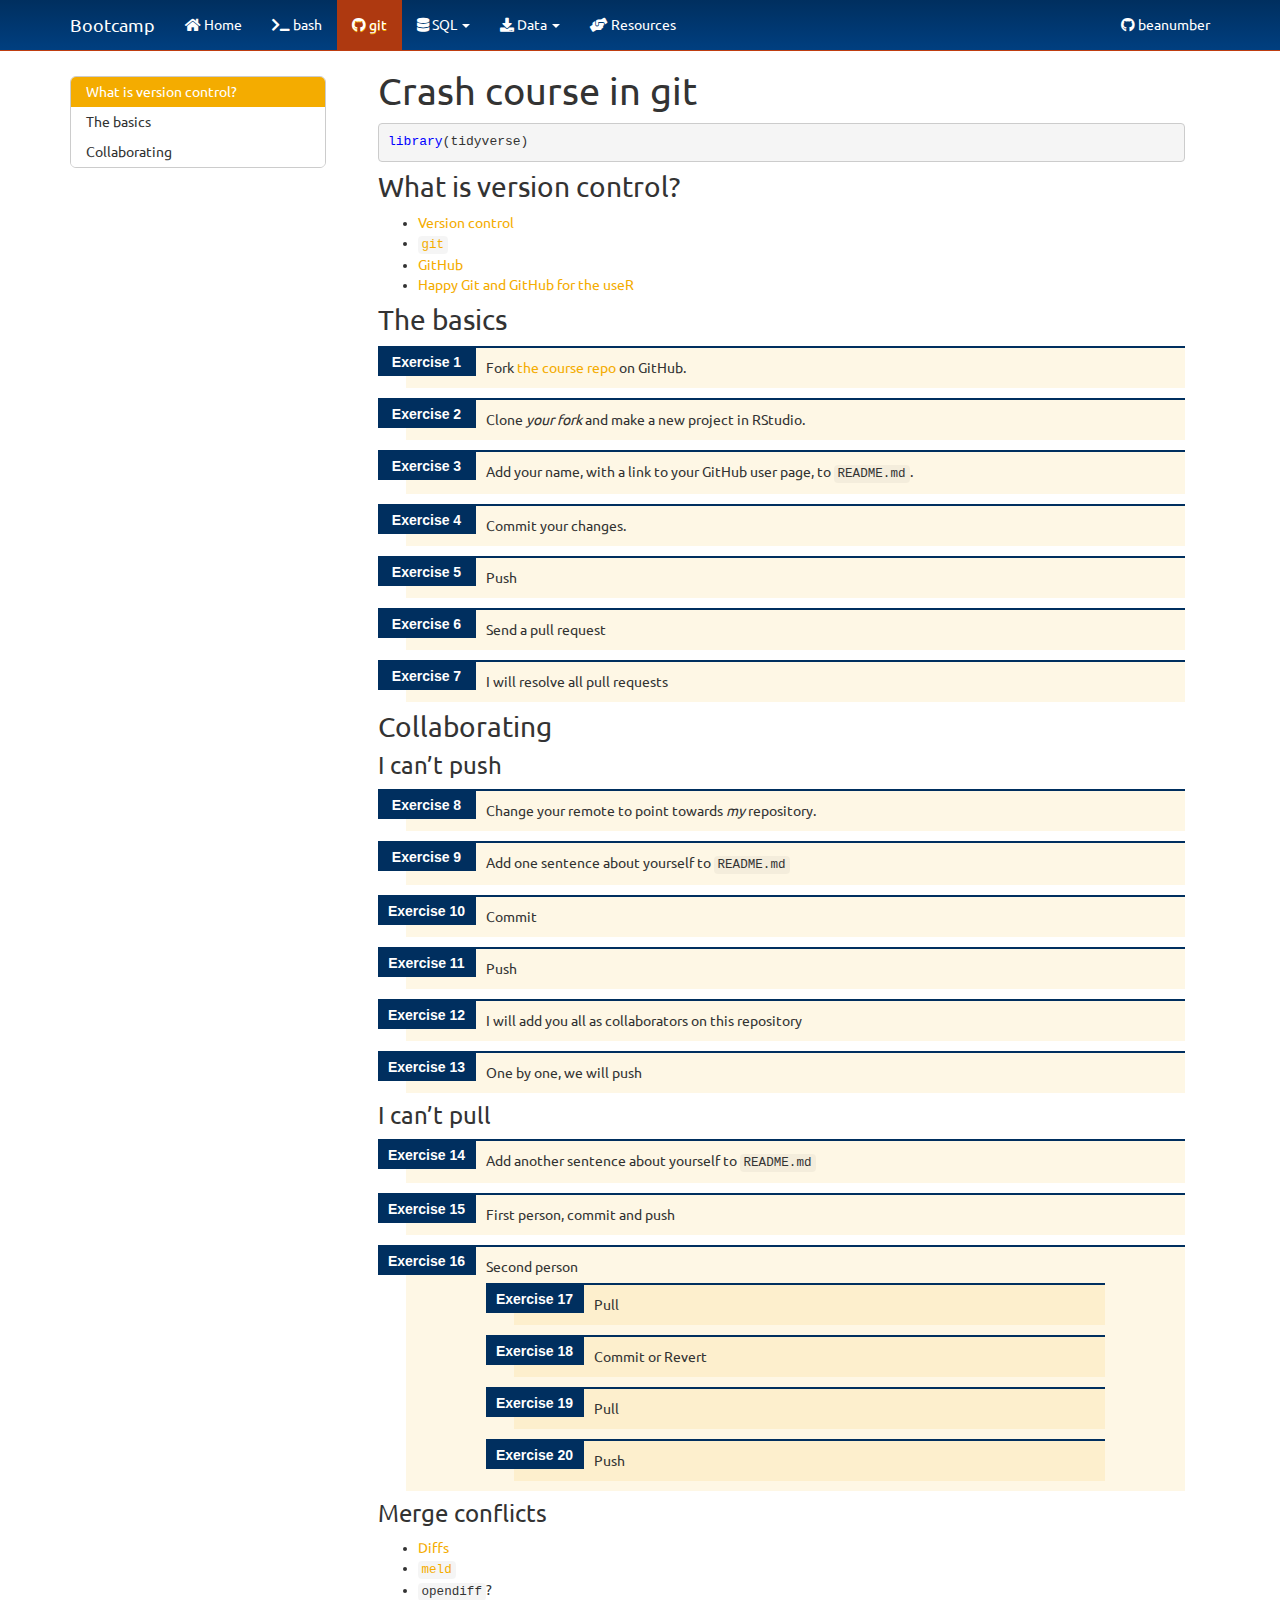
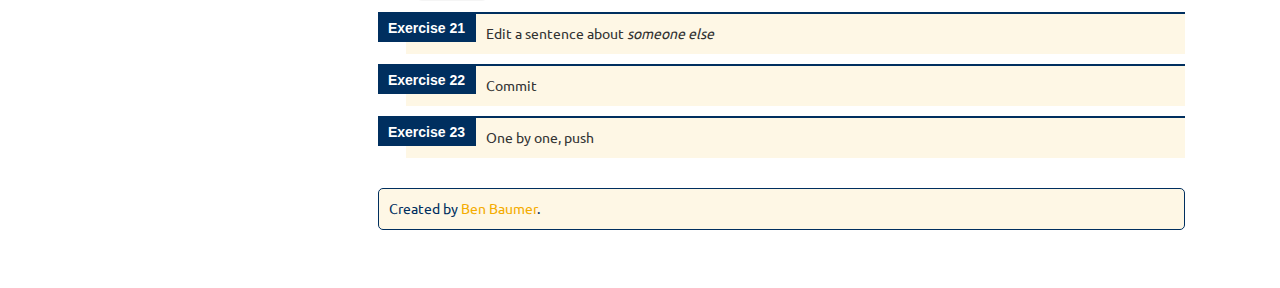
<file: docs/git.html>
<!DOCTYPE html>

<html xmlns="http://www.w3.org/1999/xhtml">

<head>

<meta charset="utf-8" />
<meta http-equiv="Content-Type" content="text/html; charset=utf-8" />
<meta name="generator" content="pandoc" />




<title>Crash course in git</title>

<script src="site_libs/jquery-1.11.3/jquery.min.js"></script>
<meta name="viewport" content="width=device-width, initial-scale=1" />
<link href="site_libs/bootstrap-3.3.5/css/united.min.css" rel="stylesheet" />
<script src="site_libs/bootstrap-3.3.5/js/bootstrap.min.js"></script>
<script src="site_libs/bootstrap-3.3.5/shim/html5shiv.min.js"></script>
<script src="site_libs/bootstrap-3.3.5/shim/respond.min.js"></script>
<script src="site_libs/jqueryui-1.11.4/jquery-ui.min.js"></script>
<link href="site_libs/tocify-1.9.1/jquery.tocify.css" rel="stylesheet" />
<script src="site_libs/tocify-1.9.1/jquery.tocify.js"></script>
<script src="site_libs/navigation-1.1/tabsets.js"></script>
<link href="site_libs/highlightjs-9.12.0/textmate.css" rel="stylesheet" />
<script src="site_libs/highlightjs-9.12.0/highlight.js"></script>
<link href="site_libs/font-awesome-5.1.0/css/all.css" rel="stylesheet" />
<link href="site_libs/font-awesome-5.1.0/css/v4-shims.css" rel="stylesheet" />

<style type="text/css">code{white-space: pre;}</style>
<style type="text/css">
  pre:not([class]) {
    background-color: white;
  }
</style>
<script type="text/javascript">
if (window.hljs) {
  hljs.configure({languages: []});
  hljs.initHighlightingOnLoad();
  if (document.readyState && document.readyState === "complete") {
    window.setTimeout(function() { hljs.initHighlighting(); }, 0);
  }
}
</script>



<style type="text/css">
h1 {
  font-size: 34px;
}
h1.title {
  font-size: 38px;
}
h2 {
  font-size: 30px;
}
h3 {
  font-size: 24px;
}
h4 {
  font-size: 18px;
}
h5 {
  font-size: 16px;
}
h6 {
  font-size: 12px;
}
.table th:not([align]) {
  text-align: left;
}
</style>

<link rel="stylesheet" href="include/beanumber.css" type="text/css" />



<style type = "text/css">
.main-container {
  max-width: 940px;
  margin-left: auto;
  margin-right: auto;
}
code {
  color: inherit;
  background-color: rgba(0, 0, 0, 0.04);
}
img {
  max-width:100%;
  height: auto;
}
.tabbed-pane {
  padding-top: 12px;
}
.html-widget {
  margin-bottom: 20px;
}
button.code-folding-btn:focus {
  outline: none;
}
summary {
  display: list-item;
}
</style>


<style type="text/css">
/* padding for bootstrap navbar */
body {
  padding-top: 51px;
  padding-bottom: 40px;
}
/* offset scroll position for anchor links (for fixed navbar)  */
.section h1 {
  padding-top: 56px;
  margin-top: -56px;
}
.section h2 {
  padding-top: 56px;
  margin-top: -56px;
}
.section h3 {
  padding-top: 56px;
  margin-top: -56px;
}
.section h4 {
  padding-top: 56px;
  margin-top: -56px;
}
.section h5 {
  padding-top: 56px;
  margin-top: -56px;
}
.section h6 {
  padding-top: 56px;
  margin-top: -56px;
}
.dropdown-submenu {
  position: relative;
}
.dropdown-submenu>.dropdown-menu {
  top: 0;
  left: 100%;
  margin-top: -6px;
  margin-left: -1px;
  border-radius: 0 6px 6px 6px;
}
.dropdown-submenu:hover>.dropdown-menu {
  display: block;
}
.dropdown-submenu>a:after {
  display: block;
  content: " ";
  float: right;
  width: 0;
  height: 0;
  border-color: transparent;
  border-style: solid;
  border-width: 5px 0 5px 5px;
  border-left-color: #cccccc;
  margin-top: 5px;
  margin-right: -10px;
}
.dropdown-submenu:hover>a:after {
  border-left-color: #ffffff;
}
.dropdown-submenu.pull-left {
  float: none;
}
.dropdown-submenu.pull-left>.dropdown-menu {
  left: -100%;
  margin-left: 10px;
  border-radius: 6px 0 6px 6px;
}
</style>

<script>
// manage active state of menu based on current page
$(document).ready(function () {
  // active menu anchor
  href = window.location.pathname
  href = href.substr(href.lastIndexOf('/') + 1)
  if (href === "")
    href = "index.html";
  var menuAnchor = $('a[href="' + href + '"]');

  // mark it active
  menuAnchor.parent().addClass('active');

  // if it's got a parent navbar menu mark it active as well
  menuAnchor.closest('li.dropdown').addClass('active');
});
</script>

<!-- tabsets -->

<style type="text/css">
.tabset-dropdown > .nav-tabs {
  display: inline-table;
  max-height: 500px;
  min-height: 44px;
  overflow-y: auto;
  background: white;
  border: 1px solid #ddd;
  border-radius: 4px;
}

.tabset-dropdown > .nav-tabs > li.active:before {
  content: "";
  font-family: 'Glyphicons Halflings';
  display: inline-block;
  padding: 10px;
  border-right: 1px solid #ddd;
}

.tabset-dropdown > .nav-tabs.nav-tabs-open > li.active:before {
  content: "&#xe258;";
  border: none;
}

.tabset-dropdown > .nav-tabs.nav-tabs-open:before {
  content: "";
  font-family: 'Glyphicons Halflings';
  display: inline-block;
  padding: 10px;
  border-right: 1px solid #ddd;
}

.tabset-dropdown > .nav-tabs > li.active {
  display: block;
}

.tabset-dropdown > .nav-tabs > li > a,
.tabset-dropdown > .nav-tabs > li > a:focus,
.tabset-dropdown > .nav-tabs > li > a:hover {
  border: none;
  display: inline-block;
  border-radius: 4px;
}

.tabset-dropdown > .nav-tabs.nav-tabs-open > li {
  display: block;
  float: none;
}

.tabset-dropdown > .nav-tabs > li {
  display: none;
}
</style>

<script>
$(document).ready(function () {
  window.buildTabsets("TOC");
});

$(document).ready(function () {
  $('.tabset-dropdown > .nav-tabs > li').click(function () {
    $(this).parent().toggleClass('nav-tabs-open')
  });
});
</script>

<!-- code folding -->



<script>
$(document).ready(function ()  {

    // move toc-ignore selectors from section div to header
    $('div.section.toc-ignore')
        .removeClass('toc-ignore')
        .children('h1,h2,h3,h4,h5').addClass('toc-ignore');

    // establish options
    var options = {
      selectors: "h1,h2",
      theme: "bootstrap3",
      context: '.toc-content',
      hashGenerator: function (text) {
        return text.replace(/[.\\/?&!#<>]/g, '').replace(/\s/g, '_').toLowerCase();
      },
      ignoreSelector: ".toc-ignore",
      scrollTo: 0
    };
    options.showAndHide = true;
    options.smoothScroll = true;

    // tocify
    var toc = $("#TOC").tocify(options).data("toc-tocify");
});
</script>

<style type="text/css">

#TOC {
  margin: 25px 0px 20px 0px;
}
@media (max-width: 768px) {
#TOC {
  position: relative;
  width: 100%;
}
}


.toc-content {
  padding-left: 30px;
  padding-right: 40px;
}

div.main-container {
  max-width: 1200px;
}

div.tocify {
  width: 20%;
  max-width: 260px;
  max-height: 85%;
}

@media (min-width: 768px) and (max-width: 991px) {
  div.tocify {
    width: 25%;
  }
}

@media (max-width: 767px) {
  div.tocify {
    width: 100%;
    max-width: none;
  }
}

.tocify ul, .tocify li {
  line-height: 20px;
}

.tocify-subheader .tocify-item {
  font-size: 0.90em;
}

.tocify .list-group-item {
  border-radius: 0px;
}


</style>



</head>

<body>


<div class="container-fluid main-container">


<!-- setup 3col/9col grid for toc_float and main content  -->
<div class="row-fluid">
<div class="col-xs-12 col-sm-4 col-md-3">
<div id="TOC" class="tocify">
</div>
</div>

<div class="toc-content col-xs-12 col-sm-8 col-md-9">




<div class="navbar navbar-default  navbar-fixed-top" role="navigation">
  <div class="container">
    <div class="navbar-header">
      <button type="button" class="navbar-toggle collapsed" data-toggle="collapse" data-target="#navbar">
        <span class="icon-bar"></span>
        <span class="icon-bar"></span>
        <span class="icon-bar"></span>
      </button>
      <a class="navbar-brand" href="index.html">Bootcamp</a>
    </div>
    <div id="navbar" class="navbar-collapse collapse">
      <ul class="nav navbar-nav">
        <li>
  <a href="index.html">
    <span class="fa fa-home"></span>
     
    Home
  </a>
</li>
<li>
  <a href="bash.html">
    <span class="fa fa-terminal"></span>
     
    bash
  </a>
</li>
<li>
  <a href="git.html">
    <span class="fa fa-github"></span>
     
    git
  </a>
</li>
<li class="dropdown">
  <a href="#" class="dropdown-toggle" data-toggle="dropdown" role="button" aria-expanded="false">
    <span class="fa fa-database"></span>
     
    SQL
     
    <span class="caret"></span>
  </a>
  <ul class="dropdown-menu" role="menu">
    <li>
      <a href="dplyr.html">dplyr and SQL</a>
    </li>
    <li>
      <a href="slides/sql_slides.html">Slides</a>
    </li>
    <li>
      <a href="intro.html">Introduction</a>
    </li>
    <li>
      <a href="postgres.html">Getting Started with PostgreSQL</a>
    </li>
    <li>
      <a href="queries.html">Writing Queries</a>
    </li>
    <li>
      <a href="join.html">Joining Two Tables</a>
    </li>
    <li>
      <a href="aggregating.html">Aggregating Results</a>
    </li>
    <li>
      <a href="structure.html">Table Structure</a>
    </li>
    <li>
      <a href="create.html">Creating Tables</a>
    </li>
  </ul>
</li>
<li class="dropdown">
  <a href="#" class="dropdown-toggle" data-toggle="dropdown" role="button" aria-expanded="false">
    <span class="fa fa-download"></span>
     
    Data
     
    <span class="caret"></span>
  </a>
  <ul class="dropdown-menu" role="menu">
    <li>
      <a href="https://www.science.smith.edu/~bbaumer/data/imdb.backup">IMDB</a>
    </li>
    <li>
      <a href="https://www.science.smith.edu/~bbaumer/data/lahman.backup">Baseball</a>
    </li>
    <li>
      <a href="https://www.science.smith.edu/~bbaumer/data/airlines.backup">Airlines</a>
    </li>
    <li>
      <a href="https://github.com/beanumber/airlines">Airlines (ETL)</a>
    </li>
    <li>
      <a href="https://github.com/beanumber/fec">FEC (ETL)</a>
    </li>
  </ul>
</li>
<li>
  <a href="resources.html">
    <span class="fa fa-hands-helping"></span>
     
    Resources
  </a>
</li>
      </ul>
      <ul class="nav navbar-nav navbar-right">
        <li>
  <a href="https://github.com/beanumber">
    <span class="fa fa-github"></span>
     
    beanumber
  </a>
</li>
      </ul>
    </div><!--/.nav-collapse -->
  </div><!--/.container -->
</div><!--/.navbar -->

<div class="fluid-row" id="header">



<h1 class="title toc-ignore">Crash course in git</h1>

</div>


<pre class="r"><code>library(tidyverse)</code></pre>
<div id="what-is-version-control" class="section level1">
<h1>What is version control?</h1>
<ul>
<li><a href="https://en.wikipedia.org/wiki/Version_control">Version control</a></li>
<li><a href="https://en.wikipedia.org/wiki/Git"><code>git</code></a></li>
<li><a href="https://en.wikipedia.org/wiki/GitHub">GitHub</a></li>
<li><a href="https://happygitwithr.com/">Happy Git and GitHub for the useR</a></li>
</ul>
</div>
<div id="the-basics" class="section level1">
<h1>The basics</h1>
<ol style="list-style-type: decimal">
<li>Fork <a href="https://github.com/beanumber/learn-bash">the course repo</a> on GitHub.</li>
<li>Clone <em>your fork</em> and make a new project in RStudio.</li>
<li>Add your name, with a link to your GitHub user page, to <code>README.md</code>.</li>
<li>Commit your changes.</li>
<li>Push</li>
<li>Send a pull request</li>
<li>I will resolve all pull requests</li>
</ol>
</div>
<div id="collaborating" class="section level1">
<h1>Collaborating</h1>
<div id="i-cant-push" class="section level2">
<h2>I can’t push</h2>
<ol style="list-style-type: decimal">
<li>Change your remote to point towards <em>my</em> repository.</li>
<li>Add one sentence about yourself to <code>README.md</code></li>
<li>Commit</li>
<li>Push</li>
<li>I will add you all as collaborators on this repository</li>
<li>One by one, we will push</li>
</ol>
</div>
<div id="i-cant-pull" class="section level2">
<h2>I can’t pull</h2>
<ol style="list-style-type: decimal">
<li>Add another sentence about yourself to <code>README.md</code></li>
<li>First person, commit and push</li>
<li>Second person
<ol>
<li>Pull</li>
<li>Commit or Revert</li>
<li>Pull</li>
<li>Push</li>
</ol></li>
</ol>
</div>
<div id="merge-conflicts" class="section level2">
<h2>Merge conflicts</h2>
<ul>
<li><a href="https://en.wikipedia.org/wiki/File_comparison">Diffs</a></li>
<li><a href="https://en.wikipedia.org/wiki/Meld_(software)"><code>meld</code></a></li>
<li><code>opendiff</code>?</li>
</ul>
<ol style="list-style-type: decimal">
<li>Edit a sentence about <em>someone else</em></li>
<li>Commit</li>
<li>One by one, push</li>
</ol>
</div>
</div>

    <div id="footer">
        <p class="muted credit" id="license">Created by <a href="http://www.science.smith.edu/~bbaumer">Ben Baumer</a>.</p>
    </div>


</div>
</div>

</div>

<script>

// add bootstrap table styles to pandoc tables
function bootstrapStylePandocTables() {
  $('tr.header').parent('thead').parent('table').addClass('table table-condensed');
}
$(document).ready(function () {
  bootstrapStylePandocTables();
});


</script>

<!-- dynamically load mathjax for compatibility with self-contained -->
<script>
  (function () {
    var script = document.createElement("script");
    script.type = "text/javascript";
    script.src  = "https://mathjax.rstudio.com/latest/MathJax.js?config=TeX-AMS-MML_HTMLorMML";
    document.getElementsByTagName("head")[0].appendChild(script);
  })();
</script>

</body>
</html>
</file>
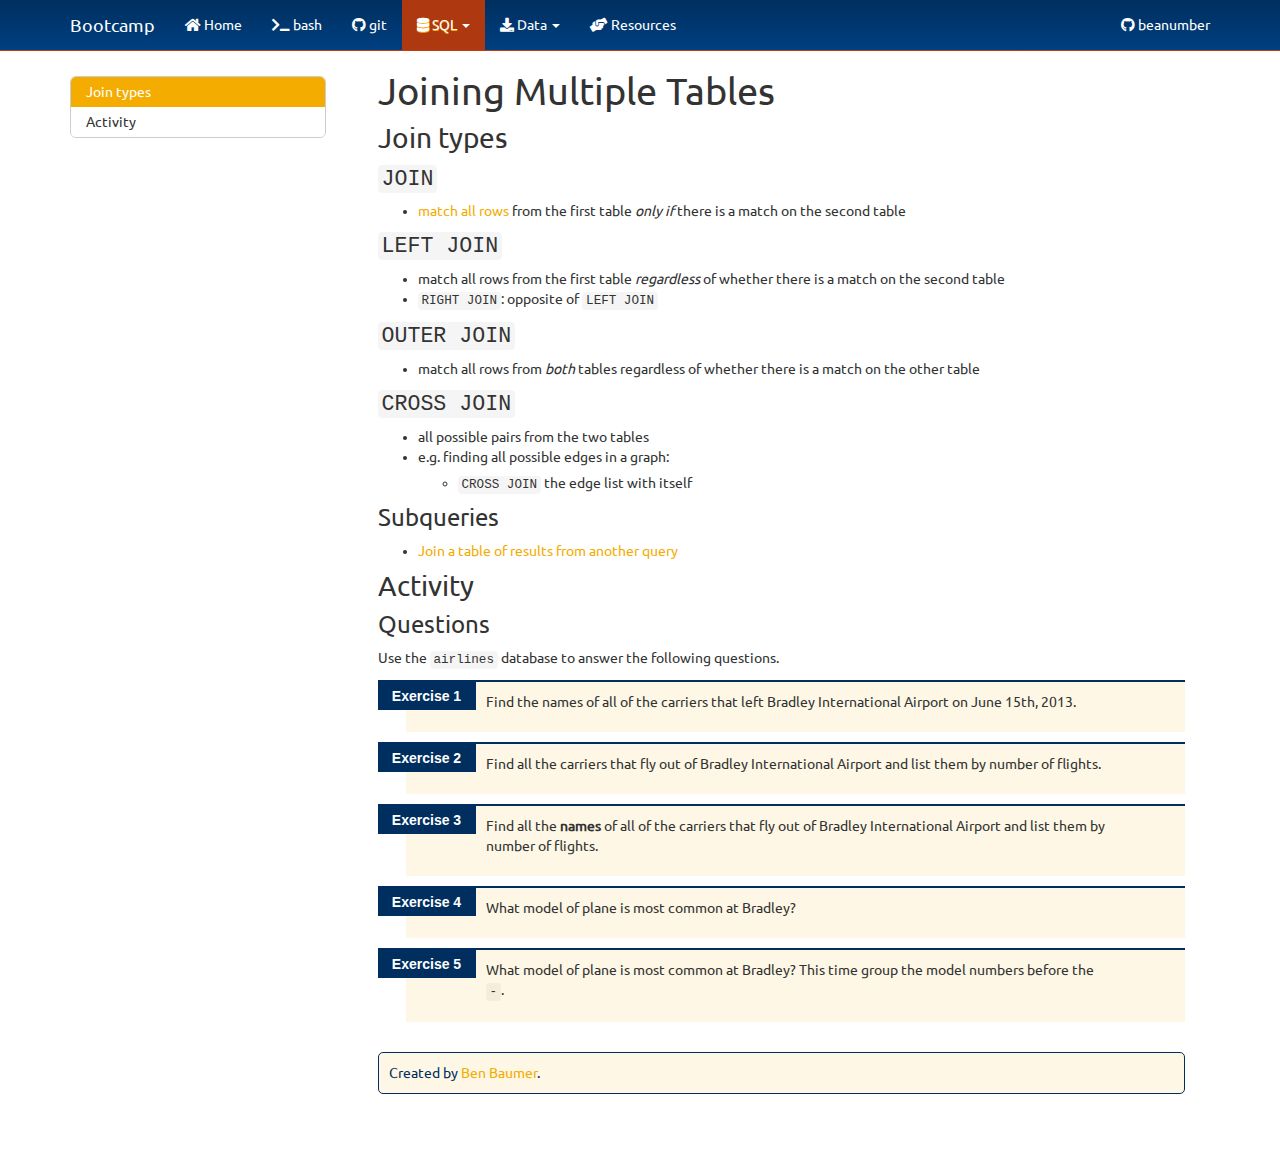
<file: docs/join.html>
<!DOCTYPE html>

<html xmlns="http://www.w3.org/1999/xhtml">

<head>

<meta charset="utf-8" />
<meta http-equiv="Content-Type" content="text/html; charset=utf-8" />
<meta name="generator" content="pandoc" />




<title>Joining Multiple Tables</title>

<script src="site_libs/jquery-1.11.3/jquery.min.js"></script>
<meta name="viewport" content="width=device-width, initial-scale=1" />
<link href="site_libs/bootstrap-3.3.5/css/united.min.css" rel="stylesheet" />
<script src="site_libs/bootstrap-3.3.5/js/bootstrap.min.js"></script>
<script src="site_libs/bootstrap-3.3.5/shim/html5shiv.min.js"></script>
<script src="site_libs/bootstrap-3.3.5/shim/respond.min.js"></script>
<script src="site_libs/jqueryui-1.11.4/jquery-ui.min.js"></script>
<link href="site_libs/tocify-1.9.1/jquery.tocify.css" rel="stylesheet" />
<script src="site_libs/tocify-1.9.1/jquery.tocify.js"></script>
<script src="site_libs/navigation-1.1/tabsets.js"></script>
<link href="site_libs/highlightjs-9.12.0/textmate.css" rel="stylesheet" />
<script src="site_libs/highlightjs-9.12.0/highlight.js"></script>
<link href="site_libs/font-awesome-5.1.0/css/all.css" rel="stylesheet" />
<link href="site_libs/font-awesome-5.1.0/css/v4-shims.css" rel="stylesheet" />

<style type="text/css">code{white-space: pre;}</style>
<style type="text/css">
  pre:not([class]) {
    background-color: white;
  }
</style>
<script type="text/javascript">
if (window.hljs) {
  hljs.configure({languages: []});
  hljs.initHighlightingOnLoad();
  if (document.readyState && document.readyState === "complete") {
    window.setTimeout(function() { hljs.initHighlighting(); }, 0);
  }
}
</script>



<style type="text/css">
h1 {
  font-size: 34px;
}
h1.title {
  font-size: 38px;
}
h2 {
  font-size: 30px;
}
h3 {
  font-size: 24px;
}
h4 {
  font-size: 18px;
}
h5 {
  font-size: 16px;
}
h6 {
  font-size: 12px;
}
.table th:not([align]) {
  text-align: left;
}
</style>

<link rel="stylesheet" href="include/beanumber.css" type="text/css" />



<style type = "text/css">
.main-container {
  max-width: 940px;
  margin-left: auto;
  margin-right: auto;
}
code {
  color: inherit;
  background-color: rgba(0, 0, 0, 0.04);
}
img {
  max-width:100%;
  height: auto;
}
.tabbed-pane {
  padding-top: 12px;
}
.html-widget {
  margin-bottom: 20px;
}
button.code-folding-btn:focus {
  outline: none;
}
summary {
  display: list-item;
}
</style>


<style type="text/css">
/* padding for bootstrap navbar */
body {
  padding-top: 51px;
  padding-bottom: 40px;
}
/* offset scroll position for anchor links (for fixed navbar)  */
.section h1 {
  padding-top: 56px;
  margin-top: -56px;
}
.section h2 {
  padding-top: 56px;
  margin-top: -56px;
}
.section h3 {
  padding-top: 56px;
  margin-top: -56px;
}
.section h4 {
  padding-top: 56px;
  margin-top: -56px;
}
.section h5 {
  padding-top: 56px;
  margin-top: -56px;
}
.section h6 {
  padding-top: 56px;
  margin-top: -56px;
}
.dropdown-submenu {
  position: relative;
}
.dropdown-submenu>.dropdown-menu {
  top: 0;
  left: 100%;
  margin-top: -6px;
  margin-left: -1px;
  border-radius: 0 6px 6px 6px;
}
.dropdown-submenu:hover>.dropdown-menu {
  display: block;
}
.dropdown-submenu>a:after {
  display: block;
  content: " ";
  float: right;
  width: 0;
  height: 0;
  border-color: transparent;
  border-style: solid;
  border-width: 5px 0 5px 5px;
  border-left-color: #cccccc;
  margin-top: 5px;
  margin-right: -10px;
}
.dropdown-submenu:hover>a:after {
  border-left-color: #ffffff;
}
.dropdown-submenu.pull-left {
  float: none;
}
.dropdown-submenu.pull-left>.dropdown-menu {
  left: -100%;
  margin-left: 10px;
  border-radius: 6px 0 6px 6px;
}
</style>

<script>
// manage active state of menu based on current page
$(document).ready(function () {
  // active menu anchor
  href = window.location.pathname
  href = href.substr(href.lastIndexOf('/') + 1)
  if (href === "")
    href = "index.html";
  var menuAnchor = $('a[href="' + href + '"]');

  // mark it active
  menuAnchor.parent().addClass('active');

  // if it's got a parent navbar menu mark it active as well
  menuAnchor.closest('li.dropdown').addClass('active');
});
</script>

<!-- tabsets -->

<style type="text/css">
.tabset-dropdown > .nav-tabs {
  display: inline-table;
  max-height: 500px;
  min-height: 44px;
  overflow-y: auto;
  background: white;
  border: 1px solid #ddd;
  border-radius: 4px;
}

.tabset-dropdown > .nav-tabs > li.active:before {
  content: "";
  font-family: 'Glyphicons Halflings';
  display: inline-block;
  padding: 10px;
  border-right: 1px solid #ddd;
}

.tabset-dropdown > .nav-tabs.nav-tabs-open > li.active:before {
  content: "&#xe258;";
  border: none;
}

.tabset-dropdown > .nav-tabs.nav-tabs-open:before {
  content: "";
  font-family: 'Glyphicons Halflings';
  display: inline-block;
  padding: 10px;
  border-right: 1px solid #ddd;
}

.tabset-dropdown > .nav-tabs > li.active {
  display: block;
}

.tabset-dropdown > .nav-tabs > li > a,
.tabset-dropdown > .nav-tabs > li > a:focus,
.tabset-dropdown > .nav-tabs > li > a:hover {
  border: none;
  display: inline-block;
  border-radius: 4px;
}

.tabset-dropdown > .nav-tabs.nav-tabs-open > li {
  display: block;
  float: none;
}

.tabset-dropdown > .nav-tabs > li {
  display: none;
}
</style>

<script>
$(document).ready(function () {
  window.buildTabsets("TOC");
});

$(document).ready(function () {
  $('.tabset-dropdown > .nav-tabs > li').click(function () {
    $(this).parent().toggleClass('nav-tabs-open')
  });
});
</script>

<!-- code folding -->



<script>
$(document).ready(function ()  {

    // move toc-ignore selectors from section div to header
    $('div.section.toc-ignore')
        .removeClass('toc-ignore')
        .children('h1,h2,h3,h4,h5').addClass('toc-ignore');

    // establish options
    var options = {
      selectors: "h1,h2",
      theme: "bootstrap3",
      context: '.toc-content',
      hashGenerator: function (text) {
        return text.replace(/[.\\/?&!#<>]/g, '').replace(/\s/g, '_').toLowerCase();
      },
      ignoreSelector: ".toc-ignore",
      scrollTo: 0
    };
    options.showAndHide = true;
    options.smoothScroll = true;

    // tocify
    var toc = $("#TOC").tocify(options).data("toc-tocify");
});
</script>

<style type="text/css">

#TOC {
  margin: 25px 0px 20px 0px;
}
@media (max-width: 768px) {
#TOC {
  position: relative;
  width: 100%;
}
}


.toc-content {
  padding-left: 30px;
  padding-right: 40px;
}

div.main-container {
  max-width: 1200px;
}

div.tocify {
  width: 20%;
  max-width: 260px;
  max-height: 85%;
}

@media (min-width: 768px) and (max-width: 991px) {
  div.tocify {
    width: 25%;
  }
}

@media (max-width: 767px) {
  div.tocify {
    width: 100%;
    max-width: none;
  }
}

.tocify ul, .tocify li {
  line-height: 20px;
}

.tocify-subheader .tocify-item {
  font-size: 0.90em;
}

.tocify .list-group-item {
  border-radius: 0px;
}


</style>



</head>

<body>


<div class="container-fluid main-container">


<!-- setup 3col/9col grid for toc_float and main content  -->
<div class="row-fluid">
<div class="col-xs-12 col-sm-4 col-md-3">
<div id="TOC" class="tocify">
</div>
</div>

<div class="toc-content col-xs-12 col-sm-8 col-md-9">




<div class="navbar navbar-default  navbar-fixed-top" role="navigation">
  <div class="container">
    <div class="navbar-header">
      <button type="button" class="navbar-toggle collapsed" data-toggle="collapse" data-target="#navbar">
        <span class="icon-bar"></span>
        <span class="icon-bar"></span>
        <span class="icon-bar"></span>
      </button>
      <a class="navbar-brand" href="index.html">Bootcamp</a>
    </div>
    <div id="navbar" class="navbar-collapse collapse">
      <ul class="nav navbar-nav">
        <li>
  <a href="index.html">
    <span class="fa fa-home"></span>
     
    Home
  </a>
</li>
<li>
  <a href="bash.html">
    <span class="fa fa-terminal"></span>
     
    bash
  </a>
</li>
<li>
  <a href="git.html">
    <span class="fa fa-github"></span>
     
    git
  </a>
</li>
<li class="dropdown">
  <a href="#" class="dropdown-toggle" data-toggle="dropdown" role="button" aria-expanded="false">
    <span class="fa fa-database"></span>
     
    SQL
     
    <span class="caret"></span>
  </a>
  <ul class="dropdown-menu" role="menu">
    <li>
      <a href="dplyr.html">dplyr and SQL</a>
    </li>
    <li>
      <a href="slides/sql_slides.html">Slides</a>
    </li>
    <li>
      <a href="intro.html">Introduction</a>
    </li>
    <li>
      <a href="postgres.html">Getting Started with PostgreSQL</a>
    </li>
    <li>
      <a href="queries.html">Writing Queries</a>
    </li>
    <li>
      <a href="join.html">Joining Two Tables</a>
    </li>
    <li>
      <a href="aggregating.html">Aggregating Results</a>
    </li>
    <li>
      <a href="structure.html">Table Structure</a>
    </li>
    <li>
      <a href="create.html">Creating Tables</a>
    </li>
  </ul>
</li>
<li class="dropdown">
  <a href="#" class="dropdown-toggle" data-toggle="dropdown" role="button" aria-expanded="false">
    <span class="fa fa-download"></span>
     
    Data
     
    <span class="caret"></span>
  </a>
  <ul class="dropdown-menu" role="menu">
    <li>
      <a href="https://www.science.smith.edu/~bbaumer/data/imdb.backup">IMDB</a>
    </li>
    <li>
      <a href="https://www.science.smith.edu/~bbaumer/data/lahman.backup">Baseball</a>
    </li>
    <li>
      <a href="https://www.science.smith.edu/~bbaumer/data/airlines.backup">Airlines</a>
    </li>
    <li>
      <a href="https://github.com/beanumber/airlines">Airlines (ETL)</a>
    </li>
    <li>
      <a href="https://github.com/beanumber/fec">FEC (ETL)</a>
    </li>
  </ul>
</li>
<li>
  <a href="resources.html">
    <span class="fa fa-hands-helping"></span>
     
    Resources
  </a>
</li>
      </ul>
      <ul class="nav navbar-nav navbar-right">
        <li>
  <a href="https://github.com/beanumber/bootcamp">
    <span class="fa fa-github"></span>
     
    beanumber
  </a>
</li>
      </ul>
    </div><!--/.nav-collapse -->
  </div><!--/.container -->
</div><!--/.navbar -->

<div class="fluid-row" id="header">



<h1 class="title toc-ignore">Joining Multiple Tables</h1>

</div>


<div id="join-types" class="section level1">
<h1>Join types</h1>
<div id="join" class="section level2">
<h2><code>JOIN</code></h2>
<ul>
<li><a href="http://www.postgresql.org/docs/9.4/static/sql-select.html#SQL-FROM">match all rows</a> from the first table <em>only if</em> there is a match on the second table</li>
</ul>
</div>
<div id="left-join" class="section level2">
<h2><code>LEFT JOIN</code></h2>
<ul>
<li>match all rows from the first table <em>regardless</em> of whether there is a match on the second table</li>
<li><code>RIGHT JOIN</code>: opposite of <code>LEFT JOIN</code></li>
</ul>
</div>
<div id="outer-join" class="section level2">
<h2><code>OUTER JOIN</code></h2>
<ul>
<li>match all rows from <em>both</em> tables regardless of whether there is a match on the other table</li>
</ul>
</div>
<div id="cross-join" class="section level2">
<h2><code>CROSS JOIN</code></h2>
<ul>
<li>all possible pairs from the two tables</li>
<li>e.g. finding all possible edges in a graph:
<ul>
<li><code>CROSS JOIN</code> the edge list with itself</li>
</ul></li>
</ul>
</div>
<div id="subqueries" class="section level2">
<h2>Subqueries</h2>
<ul>
<li><a href="http://www.postgresql.org/docs/9.4/static/functions-subquery.html">Join a table of results from another query</a></li>
</ul>
</div>
</div>
<div id="activity" class="section level1">
<h1>Activity</h1>
<div id="questions" class="section level2">
<h2>Questions</h2>
<p>Use the <code>airlines</code> database to answer the following questions.</p>
<ol>
<li><p>Find the names of all of the carriers that left Bradley International Airport on June 15th, 2013.</p></li>
<li><p>Find all the carriers that fly out of Bradley International Airport and list them by number of flights.</p></li>
<li><p>Find all the <strong>names</strong> of all of the carriers that fly out of Bradley International Airport and list them by number of flights.</p></li>
<li><p>What model of plane is most common at Bradley?</p></li>
<li><p>What model of plane is most common at Bradley? This time group the model numbers before the <code>-</code>.</p></li>
</ol>
</div>
</div>

    <div id="footer">
        <p class="muted credit" id="license">Created by <a href="http://www.science.smith.edu/~bbaumer">Ben Baumer</a>.</p>
    </div>


</div>
</div>

</div>

<script>

// add bootstrap table styles to pandoc tables
function bootstrapStylePandocTables() {
  $('tr.header').parent('thead').parent('table').addClass('table table-condensed');
}
$(document).ready(function () {
  bootstrapStylePandocTables();
});


</script>

<!-- dynamically load mathjax for compatibility with self-contained -->
<script>
  (function () {
    var script = document.createElement("script");
    script.type = "text/javascript";
    script.src  = "https://mathjax.rstudio.com/latest/MathJax.js?config=TeX-AMS-MML_HTMLorMML";
    document.getElementsByTagName("head")[0].appendChild(script);
  })();
</script>

</body>
</html>
</file>
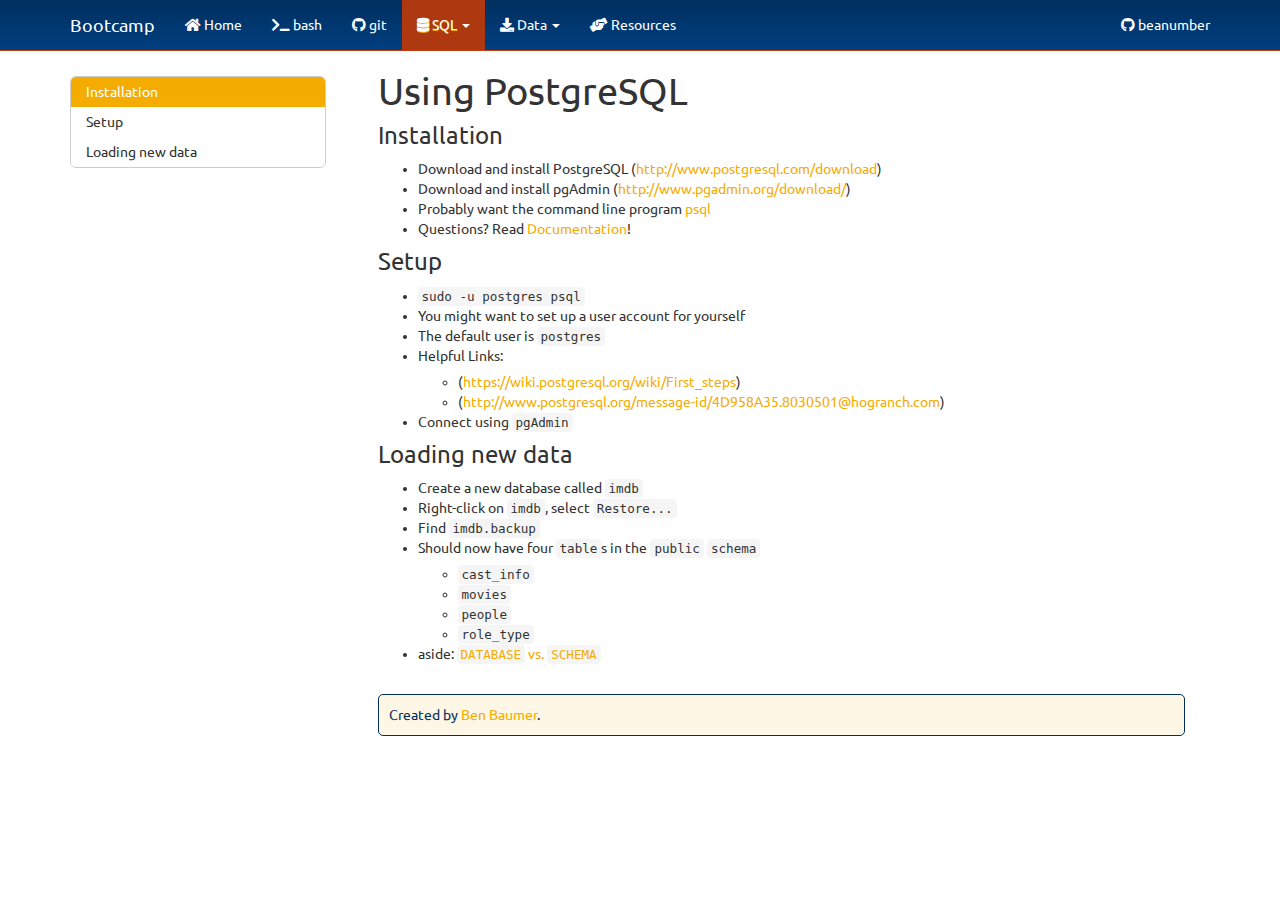
<file: docs/postgres.html>
<!DOCTYPE html>

<html xmlns="http://www.w3.org/1999/xhtml">

<head>

<meta charset="utf-8" />
<meta http-equiv="Content-Type" content="text/html; charset=utf-8" />
<meta name="generator" content="pandoc" />




<title>Using PostgreSQL</title>

<script src="site_libs/jquery-1.11.3/jquery.min.js"></script>
<meta name="viewport" content="width=device-width, initial-scale=1" />
<link href="site_libs/bootstrap-3.3.5/css/united.min.css" rel="stylesheet" />
<script src="site_libs/bootstrap-3.3.5/js/bootstrap.min.js"></script>
<script src="site_libs/bootstrap-3.3.5/shim/html5shiv.min.js"></script>
<script src="site_libs/bootstrap-3.3.5/shim/respond.min.js"></script>
<script src="site_libs/jqueryui-1.11.4/jquery-ui.min.js"></script>
<link href="site_libs/tocify-1.9.1/jquery.tocify.css" rel="stylesheet" />
<script src="site_libs/tocify-1.9.1/jquery.tocify.js"></script>
<script src="site_libs/navigation-1.1/tabsets.js"></script>
<link href="site_libs/highlightjs-9.12.0/textmate.css" rel="stylesheet" />
<script src="site_libs/highlightjs-9.12.0/highlight.js"></script>
<link href="site_libs/font-awesome-5.1.0/css/all.css" rel="stylesheet" />
<link href="site_libs/font-awesome-5.1.0/css/v4-shims.css" rel="stylesheet" />

<style type="text/css">code{white-space: pre;}</style>
<style type="text/css">
  pre:not([class]) {
    background-color: white;
  }
</style>
<script type="text/javascript">
if (window.hljs) {
  hljs.configure({languages: []});
  hljs.initHighlightingOnLoad();
  if (document.readyState && document.readyState === "complete") {
    window.setTimeout(function() { hljs.initHighlighting(); }, 0);
  }
}
</script>



<style type="text/css">
h1 {
  font-size: 34px;
}
h1.title {
  font-size: 38px;
}
h2 {
  font-size: 30px;
}
h3 {
  font-size: 24px;
}
h4 {
  font-size: 18px;
}
h5 {
  font-size: 16px;
}
h6 {
  font-size: 12px;
}
.table th:not([align]) {
  text-align: left;
}
</style>

<link rel="stylesheet" href="include/beanumber.css" type="text/css" />



<style type = "text/css">
.main-container {
  max-width: 940px;
  margin-left: auto;
  margin-right: auto;
}
code {
  color: inherit;
  background-color: rgba(0, 0, 0, 0.04);
}
img {
  max-width:100%;
  height: auto;
}
.tabbed-pane {
  padding-top: 12px;
}
.html-widget {
  margin-bottom: 20px;
}
button.code-folding-btn:focus {
  outline: none;
}
summary {
  display: list-item;
}
</style>


<style type="text/css">
/* padding for bootstrap navbar */
body {
  padding-top: 51px;
  padding-bottom: 40px;
}
/* offset scroll position for anchor links (for fixed navbar)  */
.section h1 {
  padding-top: 56px;
  margin-top: -56px;
}
.section h2 {
  padding-top: 56px;
  margin-top: -56px;
}
.section h3 {
  padding-top: 56px;
  margin-top: -56px;
}
.section h4 {
  padding-top: 56px;
  margin-top: -56px;
}
.section h5 {
  padding-top: 56px;
  margin-top: -56px;
}
.section h6 {
  padding-top: 56px;
  margin-top: -56px;
}
.dropdown-submenu {
  position: relative;
}
.dropdown-submenu>.dropdown-menu {
  top: 0;
  left: 100%;
  margin-top: -6px;
  margin-left: -1px;
  border-radius: 0 6px 6px 6px;
}
.dropdown-submenu:hover>.dropdown-menu {
  display: block;
}
.dropdown-submenu>a:after {
  display: block;
  content: " ";
  float: right;
  width: 0;
  height: 0;
  border-color: transparent;
  border-style: solid;
  border-width: 5px 0 5px 5px;
  border-left-color: #cccccc;
  margin-top: 5px;
  margin-right: -10px;
}
.dropdown-submenu:hover>a:after {
  border-left-color: #ffffff;
}
.dropdown-submenu.pull-left {
  float: none;
}
.dropdown-submenu.pull-left>.dropdown-menu {
  left: -100%;
  margin-left: 10px;
  border-radius: 6px 0 6px 6px;
}
</style>

<script>
// manage active state of menu based on current page
$(document).ready(function () {
  // active menu anchor
  href = window.location.pathname
  href = href.substr(href.lastIndexOf('/') + 1)
  if (href === "")
    href = "index.html";
  var menuAnchor = $('a[href="' + href + '"]');

  // mark it active
  menuAnchor.parent().addClass('active');

  // if it's got a parent navbar menu mark it active as well
  menuAnchor.closest('li.dropdown').addClass('active');
});
</script>

<!-- tabsets -->

<style type="text/css">
.tabset-dropdown > .nav-tabs {
  display: inline-table;
  max-height: 500px;
  min-height: 44px;
  overflow-y: auto;
  background: white;
  border: 1px solid #ddd;
  border-radius: 4px;
}

.tabset-dropdown > .nav-tabs > li.active:before {
  content: "";
  font-family: 'Glyphicons Halflings';
  display: inline-block;
  padding: 10px;
  border-right: 1px solid #ddd;
}

.tabset-dropdown > .nav-tabs.nav-tabs-open > li.active:before {
  content: "&#xe258;";
  border: none;
}

.tabset-dropdown > .nav-tabs.nav-tabs-open:before {
  content: "";
  font-family: 'Glyphicons Halflings';
  display: inline-block;
  padding: 10px;
  border-right: 1px solid #ddd;
}

.tabset-dropdown > .nav-tabs > li.active {
  display: block;
}

.tabset-dropdown > .nav-tabs > li > a,
.tabset-dropdown > .nav-tabs > li > a:focus,
.tabset-dropdown > .nav-tabs > li > a:hover {
  border: none;
  display: inline-block;
  border-radius: 4px;
}

.tabset-dropdown > .nav-tabs.nav-tabs-open > li {
  display: block;
  float: none;
}

.tabset-dropdown > .nav-tabs > li {
  display: none;
}
</style>

<script>
$(document).ready(function () {
  window.buildTabsets("TOC");
});

$(document).ready(function () {
  $('.tabset-dropdown > .nav-tabs > li').click(function () {
    $(this).parent().toggleClass('nav-tabs-open')
  });
});
</script>

<!-- code folding -->



<script>
$(document).ready(function ()  {

    // move toc-ignore selectors from section div to header
    $('div.section.toc-ignore')
        .removeClass('toc-ignore')
        .children('h1,h2,h3,h4,h5').addClass('toc-ignore');

    // establish options
    var options = {
      selectors: "h1,h2",
      theme: "bootstrap3",
      context: '.toc-content',
      hashGenerator: function (text) {
        return text.replace(/[.\\/?&!#<>]/g, '').replace(/\s/g, '_').toLowerCase();
      },
      ignoreSelector: ".toc-ignore",
      scrollTo: 0
    };
    options.showAndHide = true;
    options.smoothScroll = true;

    // tocify
    var toc = $("#TOC").tocify(options).data("toc-tocify");
});
</script>

<style type="text/css">

#TOC {
  margin: 25px 0px 20px 0px;
}
@media (max-width: 768px) {
#TOC {
  position: relative;
  width: 100%;
}
}


.toc-content {
  padding-left: 30px;
  padding-right: 40px;
}

div.main-container {
  max-width: 1200px;
}

div.tocify {
  width: 20%;
  max-width: 260px;
  max-height: 85%;
}

@media (min-width: 768px) and (max-width: 991px) {
  div.tocify {
    width: 25%;
  }
}

@media (max-width: 767px) {
  div.tocify {
    width: 100%;
    max-width: none;
  }
}

.tocify ul, .tocify li {
  line-height: 20px;
}

.tocify-subheader .tocify-item {
  font-size: 0.90em;
}

.tocify .list-group-item {
  border-radius: 0px;
}


</style>



</head>

<body>


<div class="container-fluid main-container">


<!-- setup 3col/9col grid for toc_float and main content  -->
<div class="row-fluid">
<div class="col-xs-12 col-sm-4 col-md-3">
<div id="TOC" class="tocify">
</div>
</div>

<div class="toc-content col-xs-12 col-sm-8 col-md-9">




<div class="navbar navbar-default  navbar-fixed-top" role="navigation">
  <div class="container">
    <div class="navbar-header">
      <button type="button" class="navbar-toggle collapsed" data-toggle="collapse" data-target="#navbar">
        <span class="icon-bar"></span>
        <span class="icon-bar"></span>
        <span class="icon-bar"></span>
      </button>
      <a class="navbar-brand" href="index.html">Bootcamp</a>
    </div>
    <div id="navbar" class="navbar-collapse collapse">
      <ul class="nav navbar-nav">
        <li>
  <a href="index.html">
    <span class="fa fa-home"></span>
     
    Home
  </a>
</li>
<li>
  <a href="bash.html">
    <span class="fa fa-terminal"></span>
     
    bash
  </a>
</li>
<li>
  <a href="git.html">
    <span class="fa fa-github"></span>
     
    git
  </a>
</li>
<li class="dropdown">
  <a href="#" class="dropdown-toggle" data-toggle="dropdown" role="button" aria-expanded="false">
    <span class="fa fa-database"></span>
     
    SQL
     
    <span class="caret"></span>
  </a>
  <ul class="dropdown-menu" role="menu">
    <li>
      <a href="dplyr.html">dplyr and SQL</a>
    </li>
    <li>
      <a href="slides/sql_slides.html">Slides</a>
    </li>
    <li>
      <a href="intro.html">Introduction</a>
    </li>
    <li>
      <a href="postgres.html">Getting Started with PostgreSQL</a>
    </li>
    <li>
      <a href="queries.html">Writing Queries</a>
    </li>
    <li>
      <a href="join.html">Joining Two Tables</a>
    </li>
    <li>
      <a href="aggregating.html">Aggregating Results</a>
    </li>
    <li>
      <a href="structure.html">Table Structure</a>
    </li>
    <li>
      <a href="create.html">Creating Tables</a>
    </li>
  </ul>
</li>
<li class="dropdown">
  <a href="#" class="dropdown-toggle" data-toggle="dropdown" role="button" aria-expanded="false">
    <span class="fa fa-download"></span>
     
    Data
     
    <span class="caret"></span>
  </a>
  <ul class="dropdown-menu" role="menu">
    <li>
      <a href="https://www.science.smith.edu/~bbaumer/data/imdb.backup">IMDB</a>
    </li>
    <li>
      <a href="https://www.science.smith.edu/~bbaumer/data/lahman.backup">Baseball</a>
    </li>
    <li>
      <a href="https://www.science.smith.edu/~bbaumer/data/airlines.backup">Airlines</a>
    </li>
    <li>
      <a href="https://github.com/beanumber/airlines">Airlines (ETL)</a>
    </li>
    <li>
      <a href="https://github.com/beanumber/fec">FEC (ETL)</a>
    </li>
  </ul>
</li>
<li>
  <a href="resources.html">
    <span class="fa fa-hands-helping"></span>
     
    Resources
  </a>
</li>
      </ul>
      <ul class="nav navbar-nav navbar-right">
        <li>
  <a href="https://github.com/beanumber/bootcamp">
    <span class="fa fa-github"></span>
     
    beanumber
  </a>
</li>
      </ul>
    </div><!--/.nav-collapse -->
  </div><!--/.container -->
</div><!--/.navbar -->

<div class="fluid-row" id="header">



<h1 class="title toc-ignore">Using PostgreSQL</h1>

</div>


<div id="installation" class="section level2">
<h2>Installation</h2>
<ul>
<li>Download and install PostgreSQL (<a href="http://www.postgresql.com/download" class="uri">http://www.postgresql.com/download</a>)</li>
<li>Download and install pgAdmin (<a href="http://www.pgadmin.org/download/" class="uri">http://www.pgadmin.org/download/</a>)</li>
<li>Probably want the command line program <a href="http://www.postgresql.org/docs/9.4/static/app-psql.html">psql</a></li>
<li>Questions? Read <a href="http://www.postgresql.org/docs/9.4/interactive/index.html">Documentation</a>!</li>
</ul>
</div>
<div id="setup" class="section level2">
<h2>Setup</h2>
<ul>
<li><code>sudo -u postgres psql</code></li>
<li>You might want to set up a user account for yourself</li>
<li>The default user is <code>postgres</code></li>
<li>Helpful Links:
<ul>
<li>(<a href="https://wiki.postgresql.org/wiki/First_steps" class="uri">https://wiki.postgresql.org/wiki/First_steps</a>)</li>
<li>(<a href="http://www.postgresql.org/message-id/4D958A35.8030501@hogranch.com" class="uri">http://www.postgresql.org/message-id/4D958A35.8030501@hogranch.com</a>)</li>
</ul></li>
<li>Connect using <code>pgAdmin</code></li>
</ul>
</div>
<div id="loading-new-data" class="section level2">
<h2>Loading new data</h2>
<ul>
<li>Create a new database called <code>imdb</code></li>
<li>Right-click on <code>imdb</code>, select <code>Restore...</code></li>
<li>Find <code>imdb.backup</code></li>
<li>Should now have four <code>table</code>s in the <code>public</code> <code>schema</code>
<ul>
<li><code>cast_info</code></li>
<li><code>movies</code></li>
<li><code>people</code></li>
<li><code>role_type</code></li>
</ul></li>
<li>aside: <a href="https://en.wikipedia.org/wiki/Comparison_of_relational_database_management_systems#Databases_vs_schemas_.28terminology.29"><code>DATABASE</code> vs. <code>SCHEMA</code></a></li>
</ul>
</div>

    <div id="footer">
        <p class="muted credit" id="license">Created by <a href="http://www.science.smith.edu/~bbaumer">Ben Baumer</a>.</p>
    </div>


</div>
</div>

</div>

<script>

// add bootstrap table styles to pandoc tables
function bootstrapStylePandocTables() {
  $('tr.header').parent('thead').parent('table').addClass('table table-condensed');
}
$(document).ready(function () {
  bootstrapStylePandocTables();
});


</script>

<!-- dynamically load mathjax for compatibility with self-contained -->
<script>
  (function () {
    var script = document.createElement("script");
    script.type = "text/javascript";
    script.src  = "https://mathjax.rstudio.com/latest/MathJax.js?config=TeX-AMS-MML_HTMLorMML";
    document.getElementsByTagName("head")[0].appendChild(script);
  })();
</script>

</body>
</html>
</file>
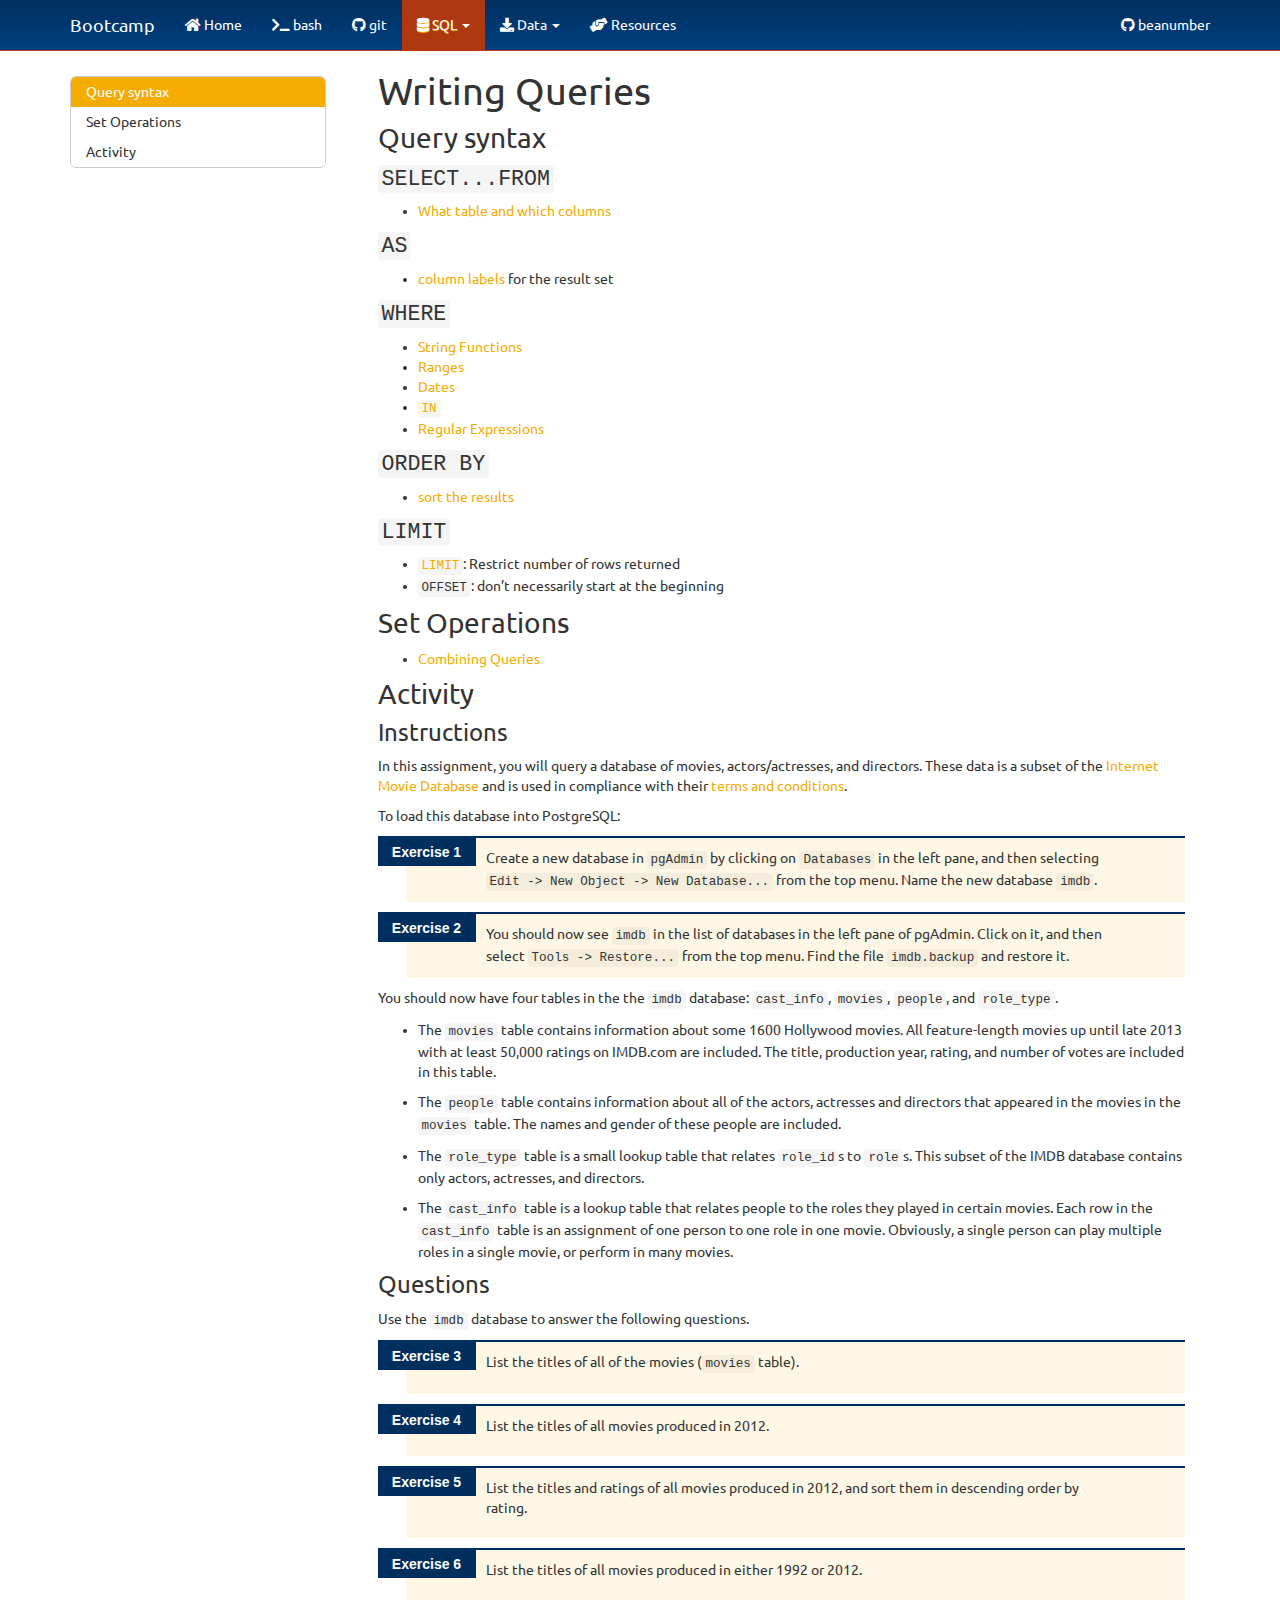
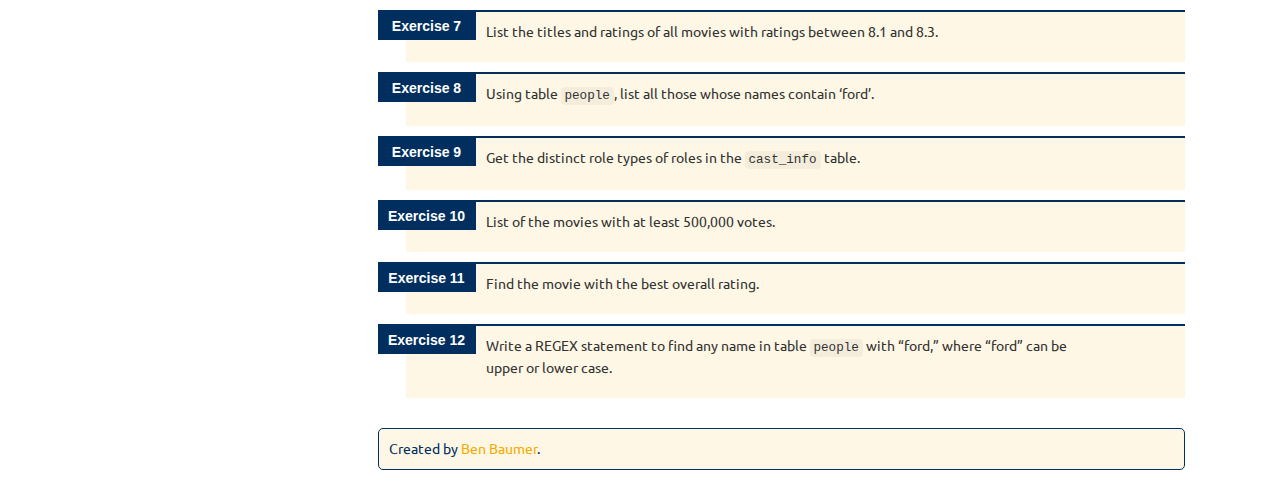
<file: docs/queries.html>
<!DOCTYPE html>

<html xmlns="http://www.w3.org/1999/xhtml">

<head>

<meta charset="utf-8" />
<meta http-equiv="Content-Type" content="text/html; charset=utf-8" />
<meta name="generator" content="pandoc" />




<title>Writing Queries</title>

<script src="site_libs/jquery-1.11.3/jquery.min.js"></script>
<meta name="viewport" content="width=device-width, initial-scale=1" />
<link href="site_libs/bootstrap-3.3.5/css/united.min.css" rel="stylesheet" />
<script src="site_libs/bootstrap-3.3.5/js/bootstrap.min.js"></script>
<script src="site_libs/bootstrap-3.3.5/shim/html5shiv.min.js"></script>
<script src="site_libs/bootstrap-3.3.5/shim/respond.min.js"></script>
<script src="site_libs/jqueryui-1.11.4/jquery-ui.min.js"></script>
<link href="site_libs/tocify-1.9.1/jquery.tocify.css" rel="stylesheet" />
<script src="site_libs/tocify-1.9.1/jquery.tocify.js"></script>
<script src="site_libs/navigation-1.1/tabsets.js"></script>
<link href="site_libs/highlightjs-9.12.0/textmate.css" rel="stylesheet" />
<script src="site_libs/highlightjs-9.12.0/highlight.js"></script>
<link href="site_libs/font-awesome-5.1.0/css/all.css" rel="stylesheet" />
<link href="site_libs/font-awesome-5.1.0/css/v4-shims.css" rel="stylesheet" />

<style type="text/css">code{white-space: pre;}</style>
<style type="text/css">
  pre:not([class]) {
    background-color: white;
  }
</style>
<script type="text/javascript">
if (window.hljs) {
  hljs.configure({languages: []});
  hljs.initHighlightingOnLoad();
  if (document.readyState && document.readyState === "complete") {
    window.setTimeout(function() { hljs.initHighlighting(); }, 0);
  }
}
</script>



<style type="text/css">
h1 {
  font-size: 34px;
}
h1.title {
  font-size: 38px;
}
h2 {
  font-size: 30px;
}
h3 {
  font-size: 24px;
}
h4 {
  font-size: 18px;
}
h5 {
  font-size: 16px;
}
h6 {
  font-size: 12px;
}
.table th:not([align]) {
  text-align: left;
}
</style>

<link rel="stylesheet" href="include/beanumber.css" type="text/css" />



<style type = "text/css">
.main-container {
  max-width: 940px;
  margin-left: auto;
  margin-right: auto;
}
code {
  color: inherit;
  background-color: rgba(0, 0, 0, 0.04);
}
img {
  max-width:100%;
  height: auto;
}
.tabbed-pane {
  padding-top: 12px;
}
.html-widget {
  margin-bottom: 20px;
}
button.code-folding-btn:focus {
  outline: none;
}
summary {
  display: list-item;
}
</style>


<style type="text/css">
/* padding for bootstrap navbar */
body {
  padding-top: 51px;
  padding-bottom: 40px;
}
/* offset scroll position for anchor links (for fixed navbar)  */
.section h1 {
  padding-top: 56px;
  margin-top: -56px;
}
.section h2 {
  padding-top: 56px;
  margin-top: -56px;
}
.section h3 {
  padding-top: 56px;
  margin-top: -56px;
}
.section h4 {
  padding-top: 56px;
  margin-top: -56px;
}
.section h5 {
  padding-top: 56px;
  margin-top: -56px;
}
.section h6 {
  padding-top: 56px;
  margin-top: -56px;
}
.dropdown-submenu {
  position: relative;
}
.dropdown-submenu>.dropdown-menu {
  top: 0;
  left: 100%;
  margin-top: -6px;
  margin-left: -1px;
  border-radius: 0 6px 6px 6px;
}
.dropdown-submenu:hover>.dropdown-menu {
  display: block;
}
.dropdown-submenu>a:after {
  display: block;
  content: " ";
  float: right;
  width: 0;
  height: 0;
  border-color: transparent;
  border-style: solid;
  border-width: 5px 0 5px 5px;
  border-left-color: #cccccc;
  margin-top: 5px;
  margin-right: -10px;
}
.dropdown-submenu:hover>a:after {
  border-left-color: #ffffff;
}
.dropdown-submenu.pull-left {
  float: none;
}
.dropdown-submenu.pull-left>.dropdown-menu {
  left: -100%;
  margin-left: 10px;
  border-radius: 6px 0 6px 6px;
}
</style>

<script>
// manage active state of menu based on current page
$(document).ready(function () {
  // active menu anchor
  href = window.location.pathname
  href = href.substr(href.lastIndexOf('/') + 1)
  if (href === "")
    href = "index.html";
  var menuAnchor = $('a[href="' + href + '"]');

  // mark it active
  menuAnchor.parent().addClass('active');

  // if it's got a parent navbar menu mark it active as well
  menuAnchor.closest('li.dropdown').addClass('active');
});
</script>

<!-- tabsets -->

<style type="text/css">
.tabset-dropdown > .nav-tabs {
  display: inline-table;
  max-height: 500px;
  min-height: 44px;
  overflow-y: auto;
  background: white;
  border: 1px solid #ddd;
  border-radius: 4px;
}

.tabset-dropdown > .nav-tabs > li.active:before {
  content: "";
  font-family: 'Glyphicons Halflings';
  display: inline-block;
  padding: 10px;
  border-right: 1px solid #ddd;
}

.tabset-dropdown > .nav-tabs.nav-tabs-open > li.active:before {
  content: "&#xe258;";
  border: none;
}

.tabset-dropdown > .nav-tabs.nav-tabs-open:before {
  content: "";
  font-family: 'Glyphicons Halflings';
  display: inline-block;
  padding: 10px;
  border-right: 1px solid #ddd;
}

.tabset-dropdown > .nav-tabs > li.active {
  display: block;
}

.tabset-dropdown > .nav-tabs > li > a,
.tabset-dropdown > .nav-tabs > li > a:focus,
.tabset-dropdown > .nav-tabs > li > a:hover {
  border: none;
  display: inline-block;
  border-radius: 4px;
}

.tabset-dropdown > .nav-tabs.nav-tabs-open > li {
  display: block;
  float: none;
}

.tabset-dropdown > .nav-tabs > li {
  display: none;
}
</style>

<script>
$(document).ready(function () {
  window.buildTabsets("TOC");
});

$(document).ready(function () {
  $('.tabset-dropdown > .nav-tabs > li').click(function () {
    $(this).parent().toggleClass('nav-tabs-open')
  });
});
</script>

<!-- code folding -->



<script>
$(document).ready(function ()  {

    // move toc-ignore selectors from section div to header
    $('div.section.toc-ignore')
        .removeClass('toc-ignore')
        .children('h1,h2,h3,h4,h5').addClass('toc-ignore');

    // establish options
    var options = {
      selectors: "h1,h2",
      theme: "bootstrap3",
      context: '.toc-content',
      hashGenerator: function (text) {
        return text.replace(/[.\\/?&!#<>]/g, '').replace(/\s/g, '_').toLowerCase();
      },
      ignoreSelector: ".toc-ignore",
      scrollTo: 0
    };
    options.showAndHide = true;
    options.smoothScroll = true;

    // tocify
    var toc = $("#TOC").tocify(options).data("toc-tocify");
});
</script>

<style type="text/css">

#TOC {
  margin: 25px 0px 20px 0px;
}
@media (max-width: 768px) {
#TOC {
  position: relative;
  width: 100%;
}
}


.toc-content {
  padding-left: 30px;
  padding-right: 40px;
}

div.main-container {
  max-width: 1200px;
}

div.tocify {
  width: 20%;
  max-width: 260px;
  max-height: 85%;
}

@media (min-width: 768px) and (max-width: 991px) {
  div.tocify {
    width: 25%;
  }
}

@media (max-width: 767px) {
  div.tocify {
    width: 100%;
    max-width: none;
  }
}

.tocify ul, .tocify li {
  line-height: 20px;
}

.tocify-subheader .tocify-item {
  font-size: 0.90em;
}

.tocify .list-group-item {
  border-radius: 0px;
}


</style>



</head>

<body>


<div class="container-fluid main-container">


<!-- setup 3col/9col grid for toc_float and main content  -->
<div class="row-fluid">
<div class="col-xs-12 col-sm-4 col-md-3">
<div id="TOC" class="tocify">
</div>
</div>

<div class="toc-content col-xs-12 col-sm-8 col-md-9">




<div class="navbar navbar-default  navbar-fixed-top" role="navigation">
  <div class="container">
    <div class="navbar-header">
      <button type="button" class="navbar-toggle collapsed" data-toggle="collapse" data-target="#navbar">
        <span class="icon-bar"></span>
        <span class="icon-bar"></span>
        <span class="icon-bar"></span>
      </button>
      <a class="navbar-brand" href="index.html">Bootcamp</a>
    </div>
    <div id="navbar" class="navbar-collapse collapse">
      <ul class="nav navbar-nav">
        <li>
  <a href="index.html">
    <span class="fa fa-home"></span>
     
    Home
  </a>
</li>
<li>
  <a href="bash.html">
    <span class="fa fa-terminal"></span>
     
    bash
  </a>
</li>
<li>
  <a href="git.html">
    <span class="fa fa-github"></span>
     
    git
  </a>
</li>
<li class="dropdown">
  <a href="#" class="dropdown-toggle" data-toggle="dropdown" role="button" aria-expanded="false">
    <span class="fa fa-database"></span>
     
    SQL
     
    <span class="caret"></span>
  </a>
  <ul class="dropdown-menu" role="menu">
    <li>
      <a href="dplyr.html">dplyr and SQL</a>
    </li>
    <li>
      <a href="slides/sql_slides.html">Slides</a>
    </li>
    <li>
      <a href="intro.html">Introduction</a>
    </li>
    <li>
      <a href="postgres.html">Getting Started with PostgreSQL</a>
    </li>
    <li>
      <a href="queries.html">Writing Queries</a>
    </li>
    <li>
      <a href="join.html">Joining Two Tables</a>
    </li>
    <li>
      <a href="aggregating.html">Aggregating Results</a>
    </li>
    <li>
      <a href="structure.html">Table Structure</a>
    </li>
    <li>
      <a href="create.html">Creating Tables</a>
    </li>
  </ul>
</li>
<li class="dropdown">
  <a href="#" class="dropdown-toggle" data-toggle="dropdown" role="button" aria-expanded="false">
    <span class="fa fa-download"></span>
     
    Data
     
    <span class="caret"></span>
  </a>
  <ul class="dropdown-menu" role="menu">
    <li>
      <a href="https://www.science.smith.edu/~bbaumer/data/imdb.backup">IMDB</a>
    </li>
    <li>
      <a href="https://www.science.smith.edu/~bbaumer/data/lahman.backup">Baseball</a>
    </li>
    <li>
      <a href="https://www.science.smith.edu/~bbaumer/data/airlines.backup">Airlines</a>
    </li>
    <li>
      <a href="https://github.com/beanumber/airlines">Airlines (ETL)</a>
    </li>
    <li>
      <a href="https://github.com/beanumber/fec">FEC (ETL)</a>
    </li>
  </ul>
</li>
<li>
  <a href="resources.html">
    <span class="fa fa-hands-helping"></span>
     
    Resources
  </a>
</li>
      </ul>
      <ul class="nav navbar-nav navbar-right">
        <li>
  <a href="https://github.com/beanumber/bootcamp">
    <span class="fa fa-github"></span>
     
    beanumber
  </a>
</li>
      </ul>
    </div><!--/.nav-collapse -->
  </div><!--/.container -->
</div><!--/.navbar -->

<div class="fluid-row" id="header">



<h1 class="title toc-ignore">Writing Queries</h1>

</div>


<div id="query-syntax" class="section level1">
<h1>Query syntax</h1>
<div id="select...from" class="section level2">
<h2><code>SELECT...FROM</code></h2>
<ul>
<li><a href="http://www.postgresql.org/docs/9.4/static/queries.html">What table and which columns</a></li>
</ul>
</div>
<div id="as" class="section level2">
<h2><code>AS</code></h2>
<ul>
<li><a href="http://www.postgresql.org/docs/9.4/static/queries-select-lists.html#QUERIES-COLUMN-LABELS">column labels</a> for the result set</li>
</ul>
</div>
<div id="where" class="section level2">
<h2><code>WHERE</code></h2>
<ul>
<li><a href="http://www.postgresql.org/docs/9.4/static/functions-string.html">String Functions</a></li>
<li><a href="http://www.postgresql.org/docs/9.4/static/functions-range.html">Ranges</a></li>
<li><a href="http://www.postgresql.org/docs/9.4/static/functions-datetime.html">Dates</a></li>
<li><a href="http://www.postgresql.org/docs/9.4/static/functions-comparisons.html"><code>IN</code></a></li>
<li><a href="http://www.postgresql.org/docs/9.4/static/functions-matching.html">Regular Expressions</a></li>
</ul>
</div>
<div id="order-by" class="section level2">
<h2><code>ORDER BY</code></h2>
<ul>
<li><a href="http://www.postgresql.org/docs/9.4/static/queries-order.html">sort the results</a></li>
</ul>
</div>
<div id="limit" class="section level2">
<h2><code>LIMIT</code></h2>
<ul>
<li><a href="http://www.postgresql.org/docs/9.4/static/queries-limit.html"><code>LIMIT</code></a>: Restrict number of rows returned</li>
<li><code>OFFSET</code>: don’t necessarily start at the beginning</li>
</ul>
</div>
</div>
<div id="set-operations" class="section level1">
<h1>Set Operations</h1>
<ul>
<li><a href="http://www.postgresql.org/docs/9.4/static/queries-union.html">Combining Queries</a></li>
</ul>
</div>
<div id="activity" class="section level1">
<h1>Activity</h1>
<div id="instructions" class="section level2">
<h2>Instructions</h2>
<p>In this assignment, you will query a database of movies, actors/actresses, and directors. These data is a subset of the <a href="http://www.imdb.com">Internet Movie Database</a> and is used in compliance with their <a href="http://www.imdb.com/conditions">terms and conditions</a>.</p>
<p>To load this database into PostgreSQL:</p>
<ol>
<li>Create a new database in <code>pgAdmin</code> by clicking on <code>Databases</code> in the left pane, and then selecting <code>Edit -&gt; New Object -&gt; New Database...</code> from the top menu. Name the new database <code>imdb</code>.</li>
<li>You should now see <code>imdb</code> in the list of databases in the left pane of pgAdmin. Click on it, and then select <code>Tools -&gt; Restore...</code> from the top menu. Find the file <code>imdb.backup</code> and restore it.</li>
</ol>
<p>You should now have four tables in the the <code>imdb</code> database: <code>cast_info</code>, <code>movies</code>, <code>people</code>, and <code>role_type</code>.</p>
<ul>
<li><p>The <code>movies</code> table contains information about some 1600 Hollywood movies. All feature-length movies up until late 2013 with at least 50,000 ratings on IMDB.com are included. The title, production year, rating, and number of votes are included in this table.</p></li>
<li><p>The <code>people</code> table contains information about all of the actors, actresses and directors that appeared in the movies in the <code>movies</code> table. The names and gender of these people are included.</p></li>
<li><p>The <code>role_type</code> table is a small lookup table that relates <code>role_id</code>s to <code>role</code>s. This subset of the IMDB database contains only actors, actresses, and directors.</p></li>
<li><p>The <code>cast_info</code> table is a lookup table that relates people to the roles they played in certain movies. Each row in the <code>cast_info</code> table is an assignment of one person to one role in one movie. Obviously, a single person can play multiple roles in a single movie, or perform in many movies.</p></li>
</ul>
</div>
<div id="questions" class="section level2">
<h2>Questions</h2>
<p>Use the <code>imdb</code> database to answer the following questions.</p>
<ol style="list-style-type: decimal">
<li><p>List the titles of all of the movies (<code>movies</code> table).</p></li>
<li><p>List the titles of all movies produced in 2012.</p></li>
<li><p>List the titles and ratings of all movies produced in 2012, and sort them in descending order by rating.</p></li>
<li><p>List the titles of all movies produced in either 1992 or 2012.</p></li>
<li><p>List the titles and ratings of all movies with ratings between 8.1 and 8.3.</p></li>
<li><p>Using table <code>people</code>, list all those whose names contain ‘ford’.</p></li>
<li><p>Get the distinct role types of roles in the <code>cast_info</code> table.</p></li>
<li><p>List of the movies with at least 500,000 votes.</p></li>
<li><p>Find the movie with the best overall rating.</p></li>
<li><p>Write a REGEX statement to find any name in table <code>people</code> with “ford,” where “ford” can be upper or lower case.</p></li>
</ol>
</div>
</div>

    <div id="footer">
        <p class="muted credit" id="license">Created by <a href="http://www.science.smith.edu/~bbaumer">Ben Baumer</a>.</p>
    </div>


</div>
</div>

</div>

<script>

// add bootstrap table styles to pandoc tables
function bootstrapStylePandocTables() {
  $('tr.header').parent('thead').parent('table').addClass('table table-condensed');
}
$(document).ready(function () {
  bootstrapStylePandocTables();
});


</script>

<!-- dynamically load mathjax for compatibility with self-contained -->
<script>
  (function () {
    var script = document.createElement("script");
    script.type = "text/javascript";
    script.src  = "https://mathjax.rstudio.com/latest/MathJax.js?config=TeX-AMS-MML_HTMLorMML";
    document.getElementsByTagName("head")[0].appendChild(script);
  })();
</script>

</body>
</html>
</file>
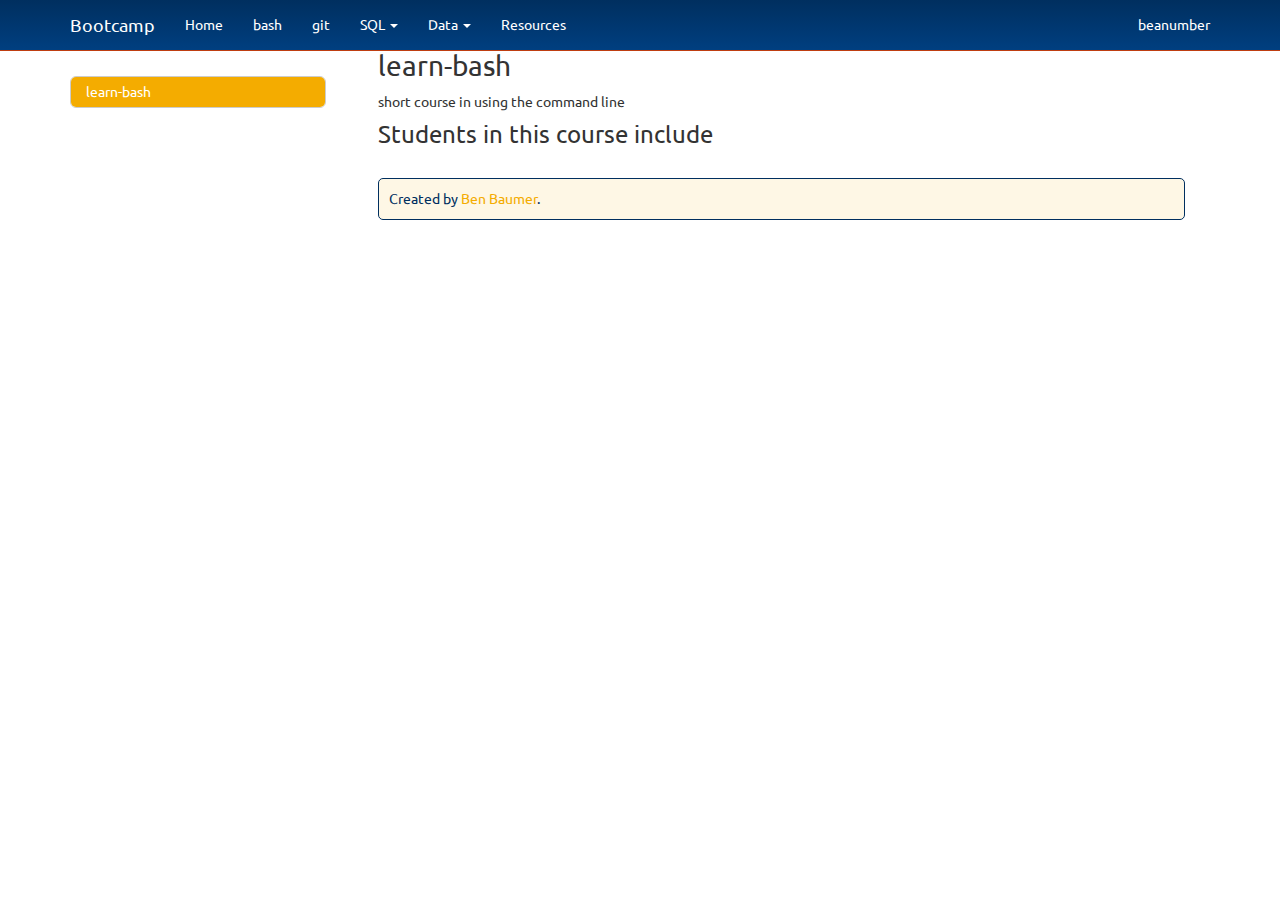
<file: docs/README.html>
<!DOCTYPE html>

<html xmlns="http://www.w3.org/1999/xhtml">

<head>

<meta charset="utf-8" />
<meta http-equiv="Content-Type" content="text/html; charset=utf-8" />
<meta name="generator" content="pandoc" />




<title>README.utf8.md</title>

<script src="site_libs/jquery-1.11.3/jquery.min.js"></script>
<meta name="viewport" content="width=device-width, initial-scale=1" />
<link href="site_libs/bootstrap-3.3.5/css/united.min.css" rel="stylesheet" />
<script src="site_libs/bootstrap-3.3.5/js/bootstrap.min.js"></script>
<script src="site_libs/bootstrap-3.3.5/shim/html5shiv.min.js"></script>
<script src="site_libs/bootstrap-3.3.5/shim/respond.min.js"></script>
<script src="site_libs/jqueryui-1.11.4/jquery-ui.min.js"></script>
<link href="site_libs/tocify-1.9.1/jquery.tocify.css" rel="stylesheet" />
<script src="site_libs/tocify-1.9.1/jquery.tocify.js"></script>
<script src="site_libs/navigation-1.1/tabsets.js"></script>
<link href="site_libs/highlightjs-9.12.0/textmate.css" rel="stylesheet" />
<script src="site_libs/highlightjs-9.12.0/highlight.js"></script>

<style type="text/css">code{white-space: pre;}</style>
<style type="text/css">
  pre:not([class]) {
    background-color: white;
  }
</style>
<script type="text/javascript">
if (window.hljs) {
  hljs.configure({languages: []});
  hljs.initHighlightingOnLoad();
  if (document.readyState && document.readyState === "complete") {
    window.setTimeout(function() { hljs.initHighlighting(); }, 0);
  }
}
</script>



<style type="text/css">
h1 {
  font-size: 34px;
}
h1.title {
  font-size: 38px;
}
h2 {
  font-size: 30px;
}
h3 {
  font-size: 24px;
}
h4 {
  font-size: 18px;
}
h5 {
  font-size: 16px;
}
h6 {
  font-size: 12px;
}
.table th:not([align]) {
  text-align: left;
}
</style>

<link rel="stylesheet" href="include/beanumber.css" type="text/css" />



<style type = "text/css">
.main-container {
  max-width: 940px;
  margin-left: auto;
  margin-right: auto;
}
code {
  color: inherit;
  background-color: rgba(0, 0, 0, 0.04);
}
img {
  max-width:100%;
  height: auto;
}
.tabbed-pane {
  padding-top: 12px;
}
.html-widget {
  margin-bottom: 20px;
}
button.code-folding-btn:focus {
  outline: none;
}
summary {
  display: list-item;
}
</style>


<style type="text/css">
/* padding for bootstrap navbar */
body {
  padding-top: 51px;
  padding-bottom: 40px;
}
/* offset scroll position for anchor links (for fixed navbar)  */
.section h1 {
  padding-top: 56px;
  margin-top: -56px;
}
.section h2 {
  padding-top: 56px;
  margin-top: -56px;
}
.section h3 {
  padding-top: 56px;
  margin-top: -56px;
}
.section h4 {
  padding-top: 56px;
  margin-top: -56px;
}
.section h5 {
  padding-top: 56px;
  margin-top: -56px;
}
.section h6 {
  padding-top: 56px;
  margin-top: -56px;
}
.dropdown-submenu {
  position: relative;
}
.dropdown-submenu>.dropdown-menu {
  top: 0;
  left: 100%;
  margin-top: -6px;
  margin-left: -1px;
  border-radius: 0 6px 6px 6px;
}
.dropdown-submenu:hover>.dropdown-menu {
  display: block;
}
.dropdown-submenu>a:after {
  display: block;
  content: " ";
  float: right;
  width: 0;
  height: 0;
  border-color: transparent;
  border-style: solid;
  border-width: 5px 0 5px 5px;
  border-left-color: #cccccc;
  margin-top: 5px;
  margin-right: -10px;
}
.dropdown-submenu:hover>a:after {
  border-left-color: #ffffff;
}
.dropdown-submenu.pull-left {
  float: none;
}
.dropdown-submenu.pull-left>.dropdown-menu {
  left: -100%;
  margin-left: 10px;
  border-radius: 6px 0 6px 6px;
}
</style>

<script>
// manage active state of menu based on current page
$(document).ready(function () {
  // active menu anchor
  href = window.location.pathname
  href = href.substr(href.lastIndexOf('/') + 1)
  if (href === "")
    href = "index.html";
  var menuAnchor = $('a[href="' + href + '"]');

  // mark it active
  menuAnchor.parent().addClass('active');

  // if it's got a parent navbar menu mark it active as well
  menuAnchor.closest('li.dropdown').addClass('active');
});
</script>

<!-- tabsets -->

<style type="text/css">
.tabset-dropdown > .nav-tabs {
  display: inline-table;
  max-height: 500px;
  min-height: 44px;
  overflow-y: auto;
  background: white;
  border: 1px solid #ddd;
  border-radius: 4px;
}

.tabset-dropdown > .nav-tabs > li.active:before {
  content: "";
  font-family: 'Glyphicons Halflings';
  display: inline-block;
  padding: 10px;
  border-right: 1px solid #ddd;
}

.tabset-dropdown > .nav-tabs.nav-tabs-open > li.active:before {
  content: "&#xe258;";
  border: none;
}

.tabset-dropdown > .nav-tabs.nav-tabs-open:before {
  content: "";
  font-family: 'Glyphicons Halflings';
  display: inline-block;
  padding: 10px;
  border-right: 1px solid #ddd;
}

.tabset-dropdown > .nav-tabs > li.active {
  display: block;
}

.tabset-dropdown > .nav-tabs > li > a,
.tabset-dropdown > .nav-tabs > li > a:focus,
.tabset-dropdown > .nav-tabs > li > a:hover {
  border: none;
  display: inline-block;
  border-radius: 4px;
}

.tabset-dropdown > .nav-tabs.nav-tabs-open > li {
  display: block;
  float: none;
}

.tabset-dropdown > .nav-tabs > li {
  display: none;
}
</style>

<script>
$(document).ready(function () {
  window.buildTabsets("TOC");
});

$(document).ready(function () {
  $('.tabset-dropdown > .nav-tabs > li').click(function () {
    $(this).parent().toggleClass('nav-tabs-open')
  });
});
</script>

<!-- code folding -->



<script>
$(document).ready(function ()  {

    // move toc-ignore selectors from section div to header
    $('div.section.toc-ignore')
        .removeClass('toc-ignore')
        .children('h1,h2,h3,h4,h5').addClass('toc-ignore');

    // establish options
    var options = {
      selectors: "h1,h2",
      theme: "bootstrap3",
      context: '.toc-content',
      hashGenerator: function (text) {
        return text.replace(/[.\\/?&!#<>]/g, '').replace(/\s/g, '_').toLowerCase();
      },
      ignoreSelector: ".toc-ignore",
      scrollTo: 0
    };
    options.showAndHide = true;
    options.smoothScroll = true;

    // tocify
    var toc = $("#TOC").tocify(options).data("toc-tocify");
});
</script>

<style type="text/css">

#TOC {
  margin: 25px 0px 20px 0px;
}
@media (max-width: 768px) {
#TOC {
  position: relative;
  width: 100%;
}
}


.toc-content {
  padding-left: 30px;
  padding-right: 40px;
}

div.main-container {
  max-width: 1200px;
}

div.tocify {
  width: 20%;
  max-width: 260px;
  max-height: 85%;
}

@media (min-width: 768px) and (max-width: 991px) {
  div.tocify {
    width: 25%;
  }
}

@media (max-width: 767px) {
  div.tocify {
    width: 100%;
    max-width: none;
  }
}

.tocify ul, .tocify li {
  line-height: 20px;
}

.tocify-subheader .tocify-item {
  font-size: 0.90em;
}

.tocify .list-group-item {
  border-radius: 0px;
}


</style>



</head>

<body>


<div class="container-fluid main-container">


<!-- setup 3col/9col grid for toc_float and main content  -->
<div class="row-fluid">
<div class="col-xs-12 col-sm-4 col-md-3">
<div id="TOC" class="tocify">
</div>
</div>

<div class="toc-content col-xs-12 col-sm-8 col-md-9">




<div class="navbar navbar-default  navbar-fixed-top" role="navigation">
  <div class="container">
    <div class="navbar-header">
      <button type="button" class="navbar-toggle collapsed" data-toggle="collapse" data-target="#navbar">
        <span class="icon-bar"></span>
        <span class="icon-bar"></span>
        <span class="icon-bar"></span>
      </button>
      <a class="navbar-brand" href="index.html">Bootcamp</a>
    </div>
    <div id="navbar" class="navbar-collapse collapse">
      <ul class="nav navbar-nav">
        <li>
  <a href="index.html">
    <span class="fa fa-home"></span>
     
    Home
  </a>
</li>
<li>
  <a href="bash.html">
    <span class="fa fa-terminal"></span>
     
    bash
  </a>
</li>
<li>
  <a href="git.html">
    <span class="fa fa-github"></span>
     
    git
  </a>
</li>
<li class="dropdown">
  <a href="#" class="dropdown-toggle" data-toggle="dropdown" role="button" aria-expanded="false">
    <span class="fa fa-database"></span>
     
    SQL
     
    <span class="caret"></span>
  </a>
  <ul class="dropdown-menu" role="menu">
    <li>
      <a href="dplyr.html">dplyr and SQL</a>
    </li>
    <li>
      <a href="slides/sql_slides.html">Slides</a>
    </li>
    <li>
      <a href="intro.html">Introduction</a>
    </li>
    <li>
      <a href="postgres.html">Getting Started with PostgreSQL</a>
    </li>
    <li>
      <a href="queries.html">Writing Queries</a>
    </li>
    <li>
      <a href="join.html">Joining Two Tables</a>
    </li>
    <li>
      <a href="aggregating.html">Aggregating Results</a>
    </li>
    <li>
      <a href="structure.html">Table Structure</a>
    </li>
    <li>
      <a href="create.html">Creating Tables</a>
    </li>
  </ul>
</li>
<li class="dropdown">
  <a href="#" class="dropdown-toggle" data-toggle="dropdown" role="button" aria-expanded="false">
    <span class="fa fa-download"></span>
     
    Data
     
    <span class="caret"></span>
  </a>
  <ul class="dropdown-menu" role="menu">
    <li>
      <a href="https://www.science.smith.edu/~bbaumer/data/imdb.backup">IMDB</a>
    </li>
    <li>
      <a href="https://www.science.smith.edu/~bbaumer/data/lahman.backup">Baseball</a>
    </li>
    <li>
      <a href="https://www.science.smith.edu/~bbaumer/data/airlines.backup">Airlines</a>
    </li>
    <li>
      <a href="https://github.com/beanumber/airlines">Airlines (ETL)</a>
    </li>
    <li>
      <a href="https://github.com/beanumber/fec">FEC (ETL)</a>
    </li>
  </ul>
</li>
<li>
  <a href="resources.html">
    <span class="fa fa-hands-helping"></span>
     
    Resources
  </a>
</li>
      </ul>
      <ul class="nav navbar-nav navbar-right">
        <li>
  <a href="https://github.com/beanumber">
    <span class="fa fa-github"></span>
     
    beanumber
  </a>
</li>
      </ul>
    </div><!--/.nav-collapse -->
  </div><!--/.container -->
</div><!--/.navbar -->

<div class="fluid-row" id="header">




</div>


<div id="learn-bash" class="section level1">
<h1>learn-bash</h1>
<p>short course in using the command line</p>
<div id="students-in-this-course-include" class="section level2">
<h2>Students in this course include</h2>
</div>
</div>

    <div id="footer">
        <p class="muted credit" id="license">Created by <a href="http://www.science.smith.edu/~bbaumer">Ben Baumer</a>.</p>
    </div>


</div>
</div>

</div>

<script>

// add bootstrap table styles to pandoc tables
function bootstrapStylePandocTables() {
  $('tr.header').parent('thead').parent('table').addClass('table table-condensed');
}
$(document).ready(function () {
  bootstrapStylePandocTables();
});


</script>

<!-- dynamically load mathjax for compatibility with self-contained -->
<script>
  (function () {
    var script = document.createElement("script");
    script.type = "text/javascript";
    script.src  = "https://mathjax.rstudio.com/latest/MathJax.js?config=TeX-AMS-MML_HTMLorMML";
    document.getElementsByTagName("head")[0].appendChild(script);
  })();
</script>

</body>
</html>
</file>
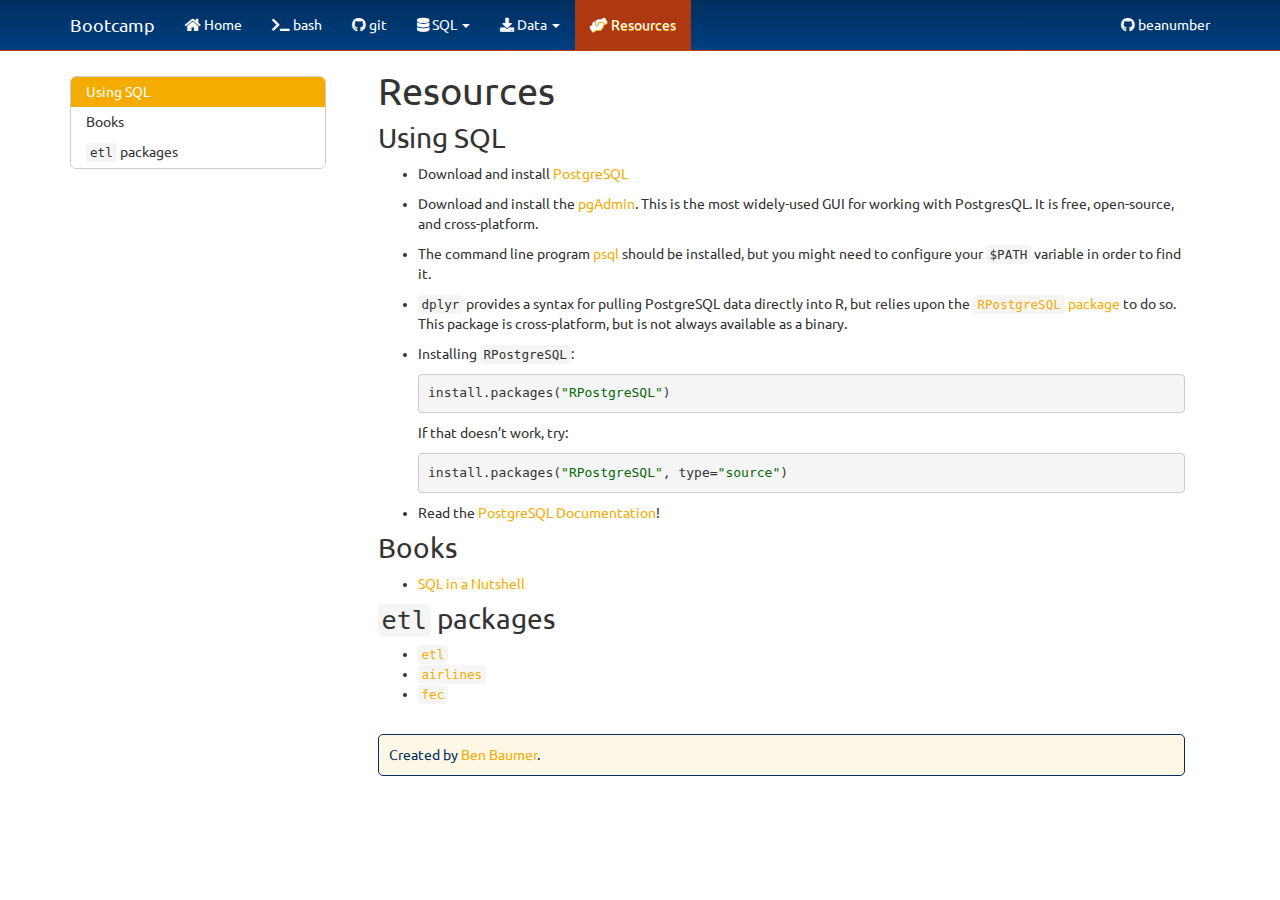
<file: docs/resources.html>
<!DOCTYPE html>

<html xmlns="http://www.w3.org/1999/xhtml">

<head>

<meta charset="utf-8" />
<meta http-equiv="Content-Type" content="text/html; charset=utf-8" />
<meta name="generator" content="pandoc" />




<title>Resources</title>

<script src="site_libs/jquery-1.11.3/jquery.min.js"></script>
<meta name="viewport" content="width=device-width, initial-scale=1" />
<link href="site_libs/bootstrap-3.3.5/css/united.min.css" rel="stylesheet" />
<script src="site_libs/bootstrap-3.3.5/js/bootstrap.min.js"></script>
<script src="site_libs/bootstrap-3.3.5/shim/html5shiv.min.js"></script>
<script src="site_libs/bootstrap-3.3.5/shim/respond.min.js"></script>
<script src="site_libs/jqueryui-1.11.4/jquery-ui.min.js"></script>
<link href="site_libs/tocify-1.9.1/jquery.tocify.css" rel="stylesheet" />
<script src="site_libs/tocify-1.9.1/jquery.tocify.js"></script>
<script src="site_libs/navigation-1.1/tabsets.js"></script>
<link href="site_libs/highlightjs-9.12.0/textmate.css" rel="stylesheet" />
<script src="site_libs/highlightjs-9.12.0/highlight.js"></script>
<link href="site_libs/font-awesome-5.1.0/css/all.css" rel="stylesheet" />
<link href="site_libs/font-awesome-5.1.0/css/v4-shims.css" rel="stylesheet" />

<style type="text/css">code{white-space: pre;}</style>
<style type="text/css">
  pre:not([class]) {
    background-color: white;
  }
</style>
<script type="text/javascript">
if (window.hljs) {
  hljs.configure({languages: []});
  hljs.initHighlightingOnLoad();
  if (document.readyState && document.readyState === "complete") {
    window.setTimeout(function() { hljs.initHighlighting(); }, 0);
  }
}
</script>



<style type="text/css">
h1 {
  font-size: 34px;
}
h1.title {
  font-size: 38px;
}
h2 {
  font-size: 30px;
}
h3 {
  font-size: 24px;
}
h4 {
  font-size: 18px;
}
h5 {
  font-size: 16px;
}
h6 {
  font-size: 12px;
}
.table th:not([align]) {
  text-align: left;
}
</style>

<link rel="stylesheet" href="include/beanumber.css" type="text/css" />



<style type = "text/css">
.main-container {
  max-width: 940px;
  margin-left: auto;
  margin-right: auto;
}
code {
  color: inherit;
  background-color: rgba(0, 0, 0, 0.04);
}
img {
  max-width:100%;
  height: auto;
}
.tabbed-pane {
  padding-top: 12px;
}
.html-widget {
  margin-bottom: 20px;
}
button.code-folding-btn:focus {
  outline: none;
}
summary {
  display: list-item;
}
</style>


<style type="text/css">
/* padding for bootstrap navbar */
body {
  padding-top: 51px;
  padding-bottom: 40px;
}
/* offset scroll position for anchor links (for fixed navbar)  */
.section h1 {
  padding-top: 56px;
  margin-top: -56px;
}
.section h2 {
  padding-top: 56px;
  margin-top: -56px;
}
.section h3 {
  padding-top: 56px;
  margin-top: -56px;
}
.section h4 {
  padding-top: 56px;
  margin-top: -56px;
}
.section h5 {
  padding-top: 56px;
  margin-top: -56px;
}
.section h6 {
  padding-top: 56px;
  margin-top: -56px;
}
.dropdown-submenu {
  position: relative;
}
.dropdown-submenu>.dropdown-menu {
  top: 0;
  left: 100%;
  margin-top: -6px;
  margin-left: -1px;
  border-radius: 0 6px 6px 6px;
}
.dropdown-submenu:hover>.dropdown-menu {
  display: block;
}
.dropdown-submenu>a:after {
  display: block;
  content: " ";
  float: right;
  width: 0;
  height: 0;
  border-color: transparent;
  border-style: solid;
  border-width: 5px 0 5px 5px;
  border-left-color: #cccccc;
  margin-top: 5px;
  margin-right: -10px;
}
.dropdown-submenu:hover>a:after {
  border-left-color: #ffffff;
}
.dropdown-submenu.pull-left {
  float: none;
}
.dropdown-submenu.pull-left>.dropdown-menu {
  left: -100%;
  margin-left: 10px;
  border-radius: 6px 0 6px 6px;
}
</style>

<script>
// manage active state of menu based on current page
$(document).ready(function () {
  // active menu anchor
  href = window.location.pathname
  href = href.substr(href.lastIndexOf('/') + 1)
  if (href === "")
    href = "index.html";
  var menuAnchor = $('a[href="' + href + '"]');

  // mark it active
  menuAnchor.parent().addClass('active');

  // if it's got a parent navbar menu mark it active as well
  menuAnchor.closest('li.dropdown').addClass('active');
});
</script>

<!-- tabsets -->

<style type="text/css">
.tabset-dropdown > .nav-tabs {
  display: inline-table;
  max-height: 500px;
  min-height: 44px;
  overflow-y: auto;
  background: white;
  border: 1px solid #ddd;
  border-radius: 4px;
}

.tabset-dropdown > .nav-tabs > li.active:before {
  content: "";
  font-family: 'Glyphicons Halflings';
  display: inline-block;
  padding: 10px;
  border-right: 1px solid #ddd;
}

.tabset-dropdown > .nav-tabs.nav-tabs-open > li.active:before {
  content: "&#xe258;";
  border: none;
}

.tabset-dropdown > .nav-tabs.nav-tabs-open:before {
  content: "";
  font-family: 'Glyphicons Halflings';
  display: inline-block;
  padding: 10px;
  border-right: 1px solid #ddd;
}

.tabset-dropdown > .nav-tabs > li.active {
  display: block;
}

.tabset-dropdown > .nav-tabs > li > a,
.tabset-dropdown > .nav-tabs > li > a:focus,
.tabset-dropdown > .nav-tabs > li > a:hover {
  border: none;
  display: inline-block;
  border-radius: 4px;
}

.tabset-dropdown > .nav-tabs.nav-tabs-open > li {
  display: block;
  float: none;
}

.tabset-dropdown > .nav-tabs > li {
  display: none;
}
</style>

<script>
$(document).ready(function () {
  window.buildTabsets("TOC");
});

$(document).ready(function () {
  $('.tabset-dropdown > .nav-tabs > li').click(function () {
    $(this).parent().toggleClass('nav-tabs-open')
  });
});
</script>

<!-- code folding -->



<script>
$(document).ready(function ()  {

    // move toc-ignore selectors from section div to header
    $('div.section.toc-ignore')
        .removeClass('toc-ignore')
        .children('h1,h2,h3,h4,h5').addClass('toc-ignore');

    // establish options
    var options = {
      selectors: "h1,h2",
      theme: "bootstrap3",
      context: '.toc-content',
      hashGenerator: function (text) {
        return text.replace(/[.\\/?&!#<>]/g, '').replace(/\s/g, '_').toLowerCase();
      },
      ignoreSelector: ".toc-ignore",
      scrollTo: 0
    };
    options.showAndHide = true;
    options.smoothScroll = true;

    // tocify
    var toc = $("#TOC").tocify(options).data("toc-tocify");
});
</script>

<style type="text/css">

#TOC {
  margin: 25px 0px 20px 0px;
}
@media (max-width: 768px) {
#TOC {
  position: relative;
  width: 100%;
}
}


.toc-content {
  padding-left: 30px;
  padding-right: 40px;
}

div.main-container {
  max-width: 1200px;
}

div.tocify {
  width: 20%;
  max-width: 260px;
  max-height: 85%;
}

@media (min-width: 768px) and (max-width: 991px) {
  div.tocify {
    width: 25%;
  }
}

@media (max-width: 767px) {
  div.tocify {
    width: 100%;
    max-width: none;
  }
}

.tocify ul, .tocify li {
  line-height: 20px;
}

.tocify-subheader .tocify-item {
  font-size: 0.90em;
}

.tocify .list-group-item {
  border-radius: 0px;
}


</style>



</head>

<body>


<div class="container-fluid main-container">


<!-- setup 3col/9col grid for toc_float and main content  -->
<div class="row-fluid">
<div class="col-xs-12 col-sm-4 col-md-3">
<div id="TOC" class="tocify">
</div>
</div>

<div class="toc-content col-xs-12 col-sm-8 col-md-9">




<div class="navbar navbar-default  navbar-fixed-top" role="navigation">
  <div class="container">
    <div class="navbar-header">
      <button type="button" class="navbar-toggle collapsed" data-toggle="collapse" data-target="#navbar">
        <span class="icon-bar"></span>
        <span class="icon-bar"></span>
        <span class="icon-bar"></span>
      </button>
      <a class="navbar-brand" href="index.html">Bootcamp</a>
    </div>
    <div id="navbar" class="navbar-collapse collapse">
      <ul class="nav navbar-nav">
        <li>
  <a href="index.html">
    <span class="fa fa-home"></span>
     
    Home
  </a>
</li>
<li>
  <a href="bash.html">
    <span class="fa fa-terminal"></span>
     
    bash
  </a>
</li>
<li>
  <a href="git.html">
    <span class="fa fa-github"></span>
     
    git
  </a>
</li>
<li class="dropdown">
  <a href="#" class="dropdown-toggle" data-toggle="dropdown" role="button" aria-expanded="false">
    <span class="fa fa-database"></span>
     
    SQL
     
    <span class="caret"></span>
  </a>
  <ul class="dropdown-menu" role="menu">
    <li>
      <a href="dplyr.html">dplyr and SQL</a>
    </li>
    <li>
      <a href="slides/sql_slides.html">Slides</a>
    </li>
    <li>
      <a href="intro.html">Introduction</a>
    </li>
    <li>
      <a href="postgres.html">Getting Started with PostgreSQL</a>
    </li>
    <li>
      <a href="queries.html">Writing Queries</a>
    </li>
    <li>
      <a href="join.html">Joining Two Tables</a>
    </li>
    <li>
      <a href="aggregating.html">Aggregating Results</a>
    </li>
    <li>
      <a href="structure.html">Table Structure</a>
    </li>
    <li>
      <a href="create.html">Creating Tables</a>
    </li>
  </ul>
</li>
<li class="dropdown">
  <a href="#" class="dropdown-toggle" data-toggle="dropdown" role="button" aria-expanded="false">
    <span class="fa fa-download"></span>
     
    Data
     
    <span class="caret"></span>
  </a>
  <ul class="dropdown-menu" role="menu">
    <li>
      <a href="https://www.science.smith.edu/~bbaumer/data/imdb.backup">IMDB</a>
    </li>
    <li>
      <a href="https://www.science.smith.edu/~bbaumer/data/lahman.backup">Baseball</a>
    </li>
    <li>
      <a href="https://www.science.smith.edu/~bbaumer/data/airlines.backup">Airlines</a>
    </li>
    <li>
      <a href="https://github.com/beanumber/airlines">Airlines (ETL)</a>
    </li>
    <li>
      <a href="https://github.com/beanumber/fec">FEC (ETL)</a>
    </li>
  </ul>
</li>
<li>
  <a href="resources.html">
    <span class="fa fa-hands-helping"></span>
     
    Resources
  </a>
</li>
      </ul>
      <ul class="nav navbar-nav navbar-right">
        <li>
  <a href="https://github.com/beanumber/bootcamp">
    <span class="fa fa-github"></span>
     
    beanumber
  </a>
</li>
      </ul>
    </div><!--/.nav-collapse -->
  </div><!--/.container -->
</div><!--/.navbar -->

<div class="fluid-row" id="header">



<h1 class="title toc-ignore">Resources</h1>

</div>


<div id="using-sql" class="section level1">
<h1>Using SQL</h1>
<ul>
<li><p>Download and install <a href="http://www.postgresql.com/download">PostgreSQL</a></p></li>
<li><p>Download and install the <a href="http://www.pgadmin.org/download/">pgAdmin</a>. This is the most widely-used GUI for working with PostgresQL. It is free, open-source, and cross-platform.</p></li>
<li><p>The command line program <a href="http://www.postgresql.org/docs/9.4/static/app-psql.html">psql</a> should be installed, but you might need to configure your <code>$PATH</code> variable in order to find it.</p></li>
<li><p><code>dplyr</code> provides a syntax for pulling PostgreSQL data directly into R, but relies upon the <a href="http://cran.r-project.org/web/packages/RPostgreSQL/index.html"><code>RPostgreSQL</code> package</a> to do so. This package is cross-platform, but is not always available as a binary.</p></li>
<li><p>Installing <code>RPostgreSQL</code>:</p>
<pre class="r"><code>install.packages(&quot;RPostgreSQL&quot;)</code></pre>
<p>If that doesn’t work, try:</p>
<pre class="r"><code>install.packages(&quot;RPostgreSQL&quot;, type=&quot;source&quot;)</code></pre></li>
<li><p>Read the <a href="http://www.postgresql.org/docs/9.4/interactive/index.html">PostgreSQL Documentation</a>!</p></li>
</ul>
</div>
<div id="books" class="section level1">
<h1>Books</h1>
<ul>
<li><a href="http://www.amazon.com/SQL-Nutshell-OReilly-Kevin-Kline/dp/0596518846/ref=sr_1_1?s=books&amp;ie=UTF8&amp;qid=1433865473&amp;sr=1-1&amp;keywords=sql+in+a+nutshell">SQL in a Nutshell</a></li>
</ul>
</div>
<div id="etl-packages" class="section level1">
<h1><code>etl</code> packages</h1>
<ul>
<li><a href="http://www.github.com/beanumber/etl"><code>etl</code></a></li>
<li><a href="http://www.github.com/beanumber/airlines"><code>airlines</code></a></li>
<li><a href="http://www.github.com/beanumber/fec"><code>fec</code></a></li>
</ul>
</div>

    <div id="footer">
        <p class="muted credit" id="license">Created by <a href="http://www.science.smith.edu/~bbaumer">Ben Baumer</a>.</p>
    </div>


</div>
</div>

</div>

<script>

// add bootstrap table styles to pandoc tables
function bootstrapStylePandocTables() {
  $('tr.header').parent('thead').parent('table').addClass('table table-condensed');
}
$(document).ready(function () {
  bootstrapStylePandocTables();
});


</script>

<!-- dynamically load mathjax for compatibility with self-contained -->
<script>
  (function () {
    var script = document.createElement("script");
    script.type = "text/javascript";
    script.src  = "https://mathjax.rstudio.com/latest/MathJax.js?config=TeX-AMS-MML_HTMLorMML";
    document.getElementsByTagName("head")[0].appendChild(script);
  })();
</script>

</body>
</html>
</file>
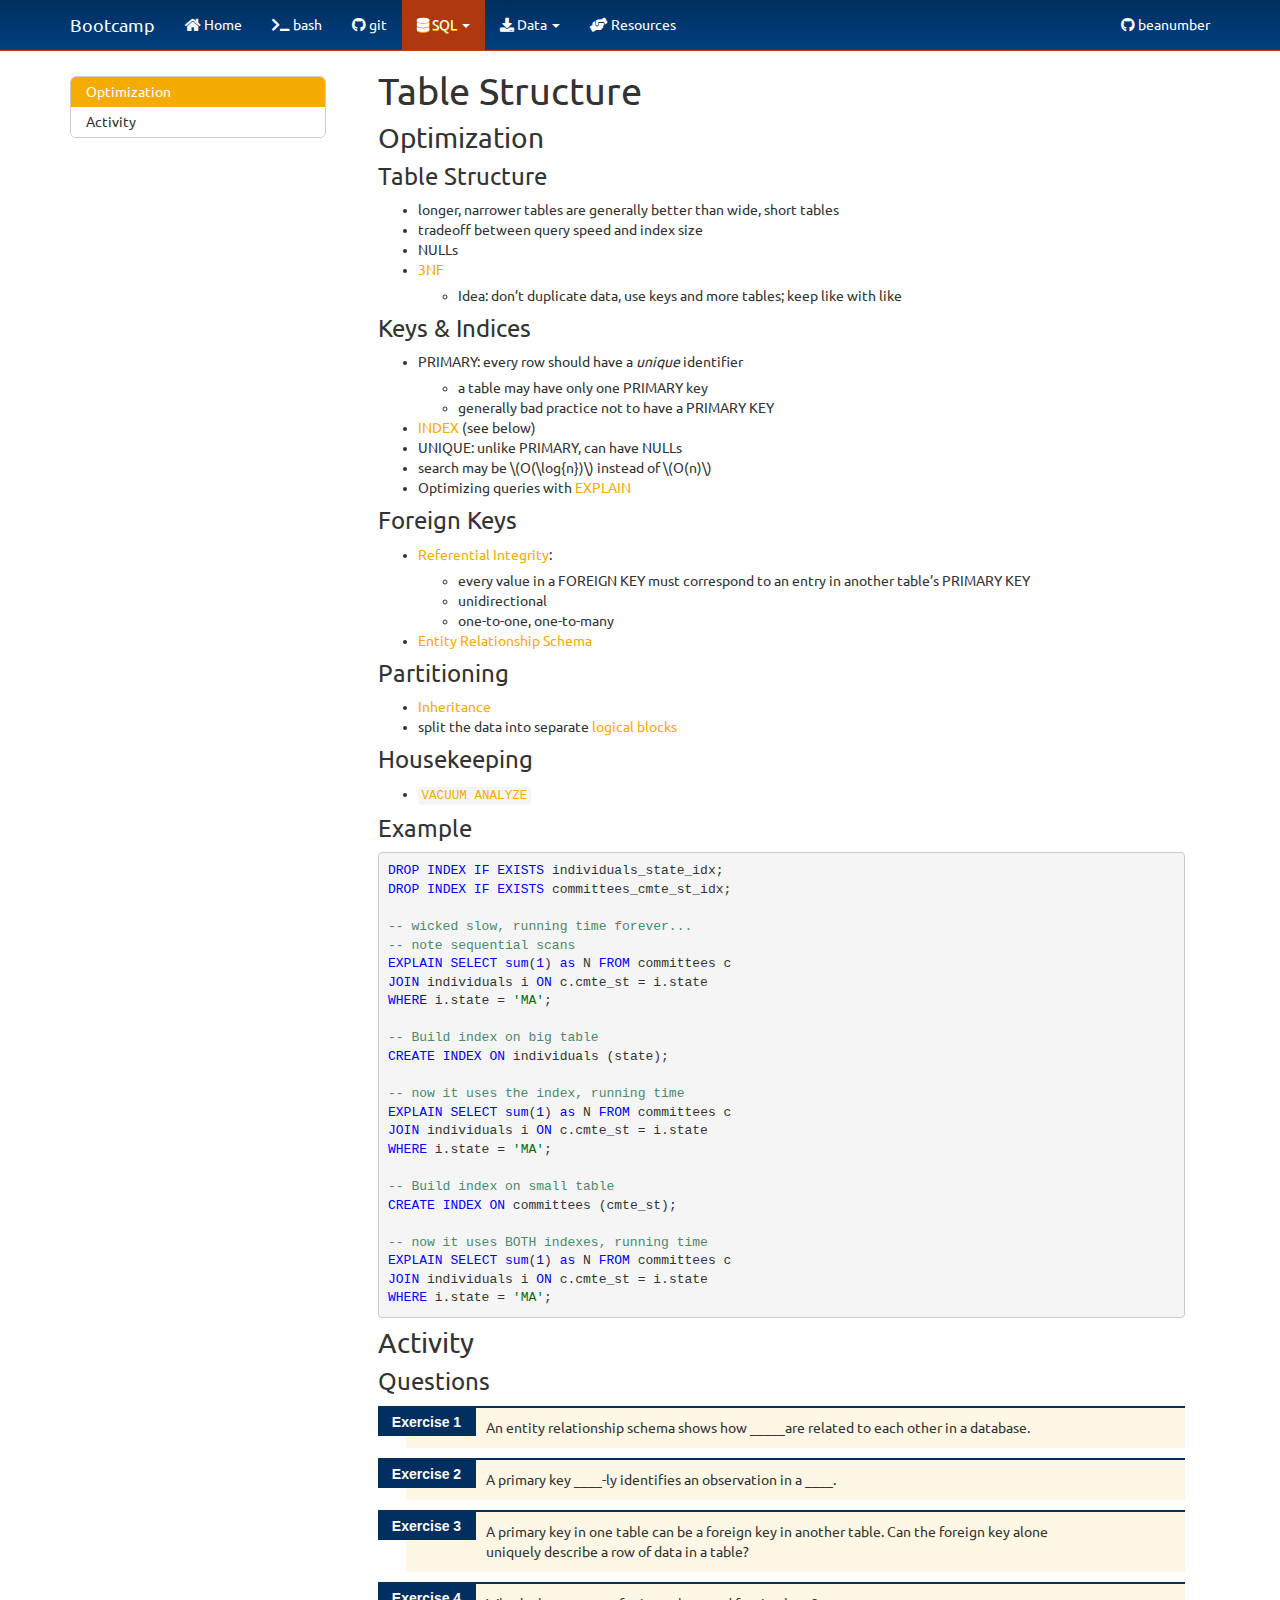
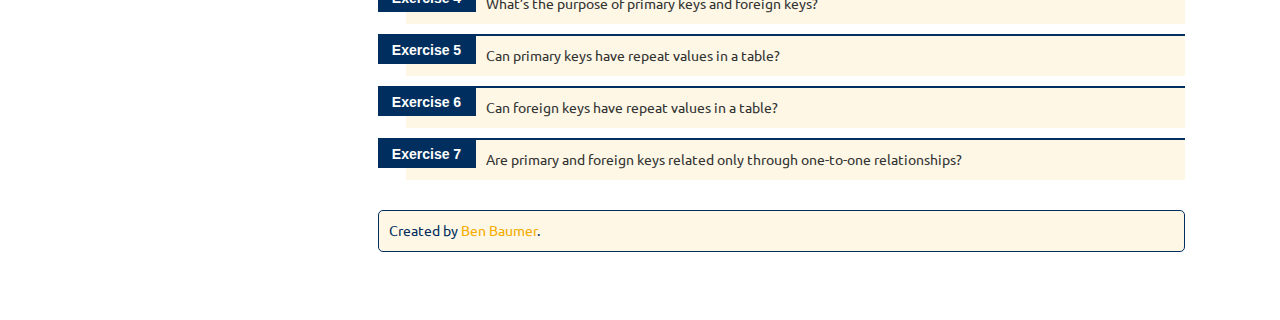
<file: docs/structure.html>
<!DOCTYPE html>

<html xmlns="http://www.w3.org/1999/xhtml">

<head>

<meta charset="utf-8" />
<meta http-equiv="Content-Type" content="text/html; charset=utf-8" />
<meta name="generator" content="pandoc" />




<title>Table Structure</title>

<script src="site_libs/jquery-1.11.3/jquery.min.js"></script>
<meta name="viewport" content="width=device-width, initial-scale=1" />
<link href="site_libs/bootstrap-3.3.5/css/united.min.css" rel="stylesheet" />
<script src="site_libs/bootstrap-3.3.5/js/bootstrap.min.js"></script>
<script src="site_libs/bootstrap-3.3.5/shim/html5shiv.min.js"></script>
<script src="site_libs/bootstrap-3.3.5/shim/respond.min.js"></script>
<script src="site_libs/jqueryui-1.11.4/jquery-ui.min.js"></script>
<link href="site_libs/tocify-1.9.1/jquery.tocify.css" rel="stylesheet" />
<script src="site_libs/tocify-1.9.1/jquery.tocify.js"></script>
<script src="site_libs/navigation-1.1/tabsets.js"></script>
<link href="site_libs/highlightjs-9.12.0/textmate.css" rel="stylesheet" />
<script src="site_libs/highlightjs-9.12.0/highlight.js"></script>
<link href="site_libs/font-awesome-5.1.0/css/all.css" rel="stylesheet" />
<link href="site_libs/font-awesome-5.1.0/css/v4-shims.css" rel="stylesheet" />

<style type="text/css">code{white-space: pre;}</style>
<style type="text/css">
  pre:not([class]) {
    background-color: white;
  }
</style>
<script type="text/javascript">
if (window.hljs) {
  hljs.configure({languages: []});
  hljs.initHighlightingOnLoad();
  if (document.readyState && document.readyState === "complete") {
    window.setTimeout(function() { hljs.initHighlighting(); }, 0);
  }
}
</script>



<style type="text/css">
h1 {
  font-size: 34px;
}
h1.title {
  font-size: 38px;
}
h2 {
  font-size: 30px;
}
h3 {
  font-size: 24px;
}
h4 {
  font-size: 18px;
}
h5 {
  font-size: 16px;
}
h6 {
  font-size: 12px;
}
.table th:not([align]) {
  text-align: left;
}
</style>

<link rel="stylesheet" href="include/beanumber.css" type="text/css" />



<style type = "text/css">
.main-container {
  max-width: 940px;
  margin-left: auto;
  margin-right: auto;
}
code {
  color: inherit;
  background-color: rgba(0, 0, 0, 0.04);
}
img {
  max-width:100%;
  height: auto;
}
.tabbed-pane {
  padding-top: 12px;
}
.html-widget {
  margin-bottom: 20px;
}
button.code-folding-btn:focus {
  outline: none;
}
summary {
  display: list-item;
}
</style>


<style type="text/css">
/* padding for bootstrap navbar */
body {
  padding-top: 51px;
  padding-bottom: 40px;
}
/* offset scroll position for anchor links (for fixed navbar)  */
.section h1 {
  padding-top: 56px;
  margin-top: -56px;
}
.section h2 {
  padding-top: 56px;
  margin-top: -56px;
}
.section h3 {
  padding-top: 56px;
  margin-top: -56px;
}
.section h4 {
  padding-top: 56px;
  margin-top: -56px;
}
.section h5 {
  padding-top: 56px;
  margin-top: -56px;
}
.section h6 {
  padding-top: 56px;
  margin-top: -56px;
}
.dropdown-submenu {
  position: relative;
}
.dropdown-submenu>.dropdown-menu {
  top: 0;
  left: 100%;
  margin-top: -6px;
  margin-left: -1px;
  border-radius: 0 6px 6px 6px;
}
.dropdown-submenu:hover>.dropdown-menu {
  display: block;
}
.dropdown-submenu>a:after {
  display: block;
  content: " ";
  float: right;
  width: 0;
  height: 0;
  border-color: transparent;
  border-style: solid;
  border-width: 5px 0 5px 5px;
  border-left-color: #cccccc;
  margin-top: 5px;
  margin-right: -10px;
}
.dropdown-submenu:hover>a:after {
  border-left-color: #ffffff;
}
.dropdown-submenu.pull-left {
  float: none;
}
.dropdown-submenu.pull-left>.dropdown-menu {
  left: -100%;
  margin-left: 10px;
  border-radius: 6px 0 6px 6px;
}
</style>

<script>
// manage active state of menu based on current page
$(document).ready(function () {
  // active menu anchor
  href = window.location.pathname
  href = href.substr(href.lastIndexOf('/') + 1)
  if (href === "")
    href = "index.html";
  var menuAnchor = $('a[href="' + href + '"]');

  // mark it active
  menuAnchor.parent().addClass('active');

  // if it's got a parent navbar menu mark it active as well
  menuAnchor.closest('li.dropdown').addClass('active');
});
</script>

<!-- tabsets -->

<style type="text/css">
.tabset-dropdown > .nav-tabs {
  display: inline-table;
  max-height: 500px;
  min-height: 44px;
  overflow-y: auto;
  background: white;
  border: 1px solid #ddd;
  border-radius: 4px;
}

.tabset-dropdown > .nav-tabs > li.active:before {
  content: "";
  font-family: 'Glyphicons Halflings';
  display: inline-block;
  padding: 10px;
  border-right: 1px solid #ddd;
}

.tabset-dropdown > .nav-tabs.nav-tabs-open > li.active:before {
  content: "&#xe258;";
  border: none;
}

.tabset-dropdown > .nav-tabs.nav-tabs-open:before {
  content: "";
  font-family: 'Glyphicons Halflings';
  display: inline-block;
  padding: 10px;
  border-right: 1px solid #ddd;
}

.tabset-dropdown > .nav-tabs > li.active {
  display: block;
}

.tabset-dropdown > .nav-tabs > li > a,
.tabset-dropdown > .nav-tabs > li > a:focus,
.tabset-dropdown > .nav-tabs > li > a:hover {
  border: none;
  display: inline-block;
  border-radius: 4px;
}

.tabset-dropdown > .nav-tabs.nav-tabs-open > li {
  display: block;
  float: none;
}

.tabset-dropdown > .nav-tabs > li {
  display: none;
}
</style>

<script>
$(document).ready(function () {
  window.buildTabsets("TOC");
});

$(document).ready(function () {
  $('.tabset-dropdown > .nav-tabs > li').click(function () {
    $(this).parent().toggleClass('nav-tabs-open')
  });
});
</script>

<!-- code folding -->



<script>
$(document).ready(function ()  {

    // move toc-ignore selectors from section div to header
    $('div.section.toc-ignore')
        .removeClass('toc-ignore')
        .children('h1,h2,h3,h4,h5').addClass('toc-ignore');

    // establish options
    var options = {
      selectors: "h1,h2",
      theme: "bootstrap3",
      context: '.toc-content',
      hashGenerator: function (text) {
        return text.replace(/[.\\/?&!#<>]/g, '').replace(/\s/g, '_').toLowerCase();
      },
      ignoreSelector: ".toc-ignore",
      scrollTo: 0
    };
    options.showAndHide = true;
    options.smoothScroll = true;

    // tocify
    var toc = $("#TOC").tocify(options).data("toc-tocify");
});
</script>

<style type="text/css">

#TOC {
  margin: 25px 0px 20px 0px;
}
@media (max-width: 768px) {
#TOC {
  position: relative;
  width: 100%;
}
}


.toc-content {
  padding-left: 30px;
  padding-right: 40px;
}

div.main-container {
  max-width: 1200px;
}

div.tocify {
  width: 20%;
  max-width: 260px;
  max-height: 85%;
}

@media (min-width: 768px) and (max-width: 991px) {
  div.tocify {
    width: 25%;
  }
}

@media (max-width: 767px) {
  div.tocify {
    width: 100%;
    max-width: none;
  }
}

.tocify ul, .tocify li {
  line-height: 20px;
}

.tocify-subheader .tocify-item {
  font-size: 0.90em;
}

.tocify .list-group-item {
  border-radius: 0px;
}


</style>



</head>

<body>


<div class="container-fluid main-container">


<!-- setup 3col/9col grid for toc_float and main content  -->
<div class="row-fluid">
<div class="col-xs-12 col-sm-4 col-md-3">
<div id="TOC" class="tocify">
</div>
</div>

<div class="toc-content col-xs-12 col-sm-8 col-md-9">




<div class="navbar navbar-default  navbar-fixed-top" role="navigation">
  <div class="container">
    <div class="navbar-header">
      <button type="button" class="navbar-toggle collapsed" data-toggle="collapse" data-target="#navbar">
        <span class="icon-bar"></span>
        <span class="icon-bar"></span>
        <span class="icon-bar"></span>
      </button>
      <a class="navbar-brand" href="index.html">Bootcamp</a>
    </div>
    <div id="navbar" class="navbar-collapse collapse">
      <ul class="nav navbar-nav">
        <li>
  <a href="index.html">
    <span class="fa fa-home"></span>
     
    Home
  </a>
</li>
<li>
  <a href="bash.html">
    <span class="fa fa-terminal"></span>
     
    bash
  </a>
</li>
<li>
  <a href="git.html">
    <span class="fa fa-github"></span>
     
    git
  </a>
</li>
<li class="dropdown">
  <a href="#" class="dropdown-toggle" data-toggle="dropdown" role="button" aria-expanded="false">
    <span class="fa fa-database"></span>
     
    SQL
     
    <span class="caret"></span>
  </a>
  <ul class="dropdown-menu" role="menu">
    <li>
      <a href="dplyr.html">dplyr and SQL</a>
    </li>
    <li>
      <a href="slides/sql_slides.html">Slides</a>
    </li>
    <li>
      <a href="intro.html">Introduction</a>
    </li>
    <li>
      <a href="postgres.html">Getting Started with PostgreSQL</a>
    </li>
    <li>
      <a href="queries.html">Writing Queries</a>
    </li>
    <li>
      <a href="join.html">Joining Two Tables</a>
    </li>
    <li>
      <a href="aggregating.html">Aggregating Results</a>
    </li>
    <li>
      <a href="structure.html">Table Structure</a>
    </li>
    <li>
      <a href="create.html">Creating Tables</a>
    </li>
  </ul>
</li>
<li class="dropdown">
  <a href="#" class="dropdown-toggle" data-toggle="dropdown" role="button" aria-expanded="false">
    <span class="fa fa-download"></span>
     
    Data
     
    <span class="caret"></span>
  </a>
  <ul class="dropdown-menu" role="menu">
    <li>
      <a href="https://www.science.smith.edu/~bbaumer/data/imdb.backup">IMDB</a>
    </li>
    <li>
      <a href="https://www.science.smith.edu/~bbaumer/data/lahman.backup">Baseball</a>
    </li>
    <li>
      <a href="https://www.science.smith.edu/~bbaumer/data/airlines.backup">Airlines</a>
    </li>
    <li>
      <a href="https://github.com/beanumber/airlines">Airlines (ETL)</a>
    </li>
    <li>
      <a href="https://github.com/beanumber/fec">FEC (ETL)</a>
    </li>
  </ul>
</li>
<li>
  <a href="resources.html">
    <span class="fa fa-hands-helping"></span>
     
    Resources
  </a>
</li>
      </ul>
      <ul class="nav navbar-nav navbar-right">
        <li>
  <a href="https://github.com/beanumber">
    <span class="fa fa-github"></span>
     
    beanumber
  </a>
</li>
      </ul>
    </div><!--/.nav-collapse -->
  </div><!--/.container -->
</div><!--/.navbar -->

<div class="fluid-row" id="header">



<h1 class="title toc-ignore">Table Structure</h1>

</div>


<div id="optimization" class="section level1">
<h1>Optimization</h1>
<div id="table-structure" class="section level2">
<h2>Table Structure</h2>
<ul>
<li>longer, narrower tables are generally better than wide, short tables</li>
<li>tradeoff between query speed and index size</li>
<li>NULLs</li>
<li><a href="http://en.wikipedia.org/wiki/Third_normal_form">3NF</a>
<ul>
<li>Idea: don’t duplicate data, use keys and more tables; keep like with like</li>
</ul></li>
</ul>
</div>
<div id="keys-indices" class="section level2">
<h2>Keys &amp; Indices</h2>
<ul>
<li>PRIMARY: every row should have a <em>unique</em> identifier
<ul>
<li>a table may have only one PRIMARY key</li>
<li>generally bad practice not to have a PRIMARY KEY</li>
</ul></li>
<li><a href="">INDEX</a> (see below)</li>
<li>UNIQUE: unlike PRIMARY, can have NULLs</li>
<li>search may be <span class="math inline">\(O(\log{n})\)</span> instead of <span class="math inline">\(O(n)\)</span></li>
<li>Optimizing queries with <a href="http://www.postgresql.org/docs/9.4/static/sql-explain.html">EXPLAIN</a></li>
</ul>
</div>
<div id="foreign-keys" class="section level2">
<h2>Foreign Keys</h2>
<ul>
<li><a href="https://en.wikipedia.org/wiki/Referential_integrity">Referential Integrity</a>:
<ul>
<li>every value in a FOREIGN KEY must correspond to an entry in another table’s PRIMARY KEY</li>
<li>unidirectional</li>
<li>one-to-one, one-to-many</li>
</ul></li>
<li><a href="https://en.wikipedia.org/wiki/Entity%E2%80%93relationship_model">Entity Relationship Schema</a></li>
</ul>
</div>
<div id="partitioning" class="section level2">
<h2>Partitioning</h2>
<ul>
<li><a href="http://www.postgresql.org/docs/9.4/static/ddl-inherit.html">Inheritance</a></li>
<li>split the data into separate <a href="http://www.postgresql.org/docs/9.4/static/ddl-partitioning.html">logical blocks</a></li>
</ul>
</div>
<div id="housekeeping" class="section level2">
<h2>Housekeeping</h2>
<ul>
<li><a href="http://www.postgresql.org/docs/9.4/static/sql-vacuum.html"><code>VACUUM ANALYZE</code></a></li>
</ul>
</div>
<div id="example" class="section level2">
<h2>Example</h2>
<pre class="sql"><code>DROP INDEX IF EXISTS individuals_state_idx;
DROP INDEX IF EXISTS committees_cmte_st_idx;

-- wicked slow, running time forever...
-- note sequential scans
EXPLAIN SELECT sum(1) as N FROM committees c
JOIN individuals i ON c.cmte_st = i.state
WHERE i.state = &#39;MA&#39;;

-- Build index on big table
CREATE INDEX ON individuals (state);

-- now it uses the index, running time 
EXPLAIN SELECT sum(1) as N FROM committees c
JOIN individuals i ON c.cmte_st = i.state
WHERE i.state = &#39;MA&#39;;

-- Build index on small table
CREATE INDEX ON committees (cmte_st);

-- now it uses BOTH indexes, running time 
EXPLAIN SELECT sum(1) as N FROM committees c
JOIN individuals i ON c.cmte_st = i.state
WHERE i.state = &#39;MA&#39;;</code></pre>
</div>
</div>
<div id="activity" class="section level1">
<h1>Activity</h1>
<div id="questions" class="section level2">
<h2>Questions</h2>
<ol style="list-style-type: decimal">
<li>An entity relationship schema shows how _____are related to each other in a database.</li>
<li>A primary key ____-ly identifies an observation in a ____.</li>
<li>A primary key in one table can be a foreign key in another table. Can the foreign key alone uniquely describe a row of data in a table?</li>
<li>What’s the purpose of primary keys and foreign keys?</li>
<li>Can primary keys have repeat values in a table?</li>
<li>Can foreign keys have repeat values in a table?</li>
<li>Are primary and foreign keys related only through one-to-one relationships?</li>
</ol>
</div>
</div>

    <div id="footer">
        <p class="muted credit" id="license">Created by <a href="http://www.science.smith.edu/~bbaumer">Ben Baumer</a>.</p>
    </div>


</div>
</div>

</div>

<script>

// add bootstrap table styles to pandoc tables
function bootstrapStylePandocTables() {
  $('tr.header').parent('thead').parent('table').addClass('table table-condensed');
}
$(document).ready(function () {
  bootstrapStylePandocTables();
});


</script>

<!-- dynamically load mathjax for compatibility with self-contained -->
<script>
  (function () {
    var script = document.createElement("script");
    script.type = "text/javascript";
    script.src  = "https://mathjax.rstudio.com/latest/MathJax.js?config=TeX-AMS-MML_HTMLorMML";
    document.getElementsByTagName("head")[0].appendChild(script);
  })();
</script>

</body>
</html>
</file>
<file: docs/site_libs/highlightjs-9.12.0/textmate.css>
.hljs-literal {
  color: rgb(88, 72, 246);
}

.hljs-number {
  color: rgb(0, 0, 205);
}

.hljs-comment {
  color: rgb(76, 136, 107);
}

.hljs-keyword {
  color: rgb(0, 0, 255);
}

.hljs-string {
  color: rgb(3, 106, 7);
}
</file>
<file: docs/include/beanumber.css>
h1 {
  font-size: 28px;
}

h2 {
  font-size: 24px;
}

.table-condensed td, .table-condensed th {
  padding: 1px;  
}

/* define Smith-specific colors */

.navbar {
  background-color: #002f5f;
  background-image: linear-gradient(to bottom, #002f5f, #003f80);
  border: 0 1px 0 0 solid #f4ac00;
}

.navbar-nav > .active > a {
  text-shadow: 0px 1px 0px #f4ac00;
  background-color: #f4ac00;
}

.navbar .brand {
  text-shadow: 0px 1px 0px #f4ac00;
}

a {
  color: #f4ac00;
}

.list-group-item.active, .list-group-item.active:focus, .list-group-item.active:hover  {
  background-color: #f4ac00;
}

img {
  display: block;
  margin: auto;
}

body {
    counter-reset: li; /* initialize counter named li */
}

ol {
    margin-left:0; /* Remove the default left margin */
    padding-left:0; /* Remove the default left padding */
}
ol > li {
    position:relative; /* Create a positioning context */
    margin:0 0 10px 2em; /* Give each list item a left margin to make room for the numbers */
    padding:10px 80px; /* Add some spacing around the content */
    list-style:none; /* Disable the normal item numbering */
    border-top:2px solid #002f5f;
    background:rgba(244, 172, 0, 0.1);
}
ol > li:before {
    content:"Exercise " counter(li); /* Use the counter as content */
    counter-increment:li; /* Increment the counter by 1 */
    /* Position and style the number */
    position:absolute;
    top:-2px;
    left:-2em;
    -moz-box-sizing:border-box;
    -webkit-box-sizing:border-box;
    box-sizing:border-box;
    width:7em;
    /* Some space between the number and the content in browsers that support
       generated content but not positioning it (Camino 2 is one example) */
    margin-right:8px;
    padding:4px;
    border-top:2px solid #002f5f;
    color:#fff;
    background:#002f5f;
    font-weight:bold;
    font-family:"Helvetica Neue", Arial, sans-serif;
    text-align:center;
}
li ol,
li ul {
    margin-top:6px;
}
ol ol li:last-child {
    margin-bottom:0;
}

.oyo ul {
    list-style-type:decimal;
}

hr {
    border: 1px solid #357FAA;
}

#license { 
    margin-top: 30px;
    margin-bottom: 30px;
    color: #002f5f;
    border:1px solid #002f5f;
    padding: 10px 10px;
    background:rgba(244, 172, 0, 0.1);
    border-radius: 5px;
}
</file>
<file: docs/site_libs/bootstrap-3.3.5/css/united.min.css>
@font-face {
  font-family: 'Ubuntu';
  font-style: normal;
  font-weight: 400;
  src: url(fonts/Ubuntu.ttf) format('truetype');
}

/*!
 * bootswatch v3.3.6
 * Homepage: http://bootswatch.com
 * Copyright 2012-2015 Thomas Park
 * Licensed under MIT
 * Based on Bootstrap
*//*!
 * Bootstrap v3.3.6 (http://getbootstrap.com)
 * Copyright 2011-2015 Twitter, Inc.
 * Licensed under MIT (https://github.com/twbs/bootstrap/blob/master/LICENSE)
 *//*! normalize.css v3.0.3 | MIT License | github.com/necolas/normalize.css */html{font-family:sans-serif;-ms-text-size-adjust:100%;-webkit-text-size-adjust:100%}body{margin:0}article,aside,details,figcaption,figure,footer,header,hgroup,main,menu,nav,section,summary{display:block}audio,canvas,progress,video{display:inline-block;vertical-align:baseline}audio:not([controls]){display:none;height:0}[hidden],template{display:none}a{background-color:transparent}a:active,a:hover{outline:0}abbr[title]{border-bottom:1px dotted}b,strong{font-weight:bold}dfn{font-style:italic}h1{font-size:2em;margin:0.67em 0}mark{background:#ff0;color:#000}small{font-size:80%}sub,sup{font-size:75%;line-height:0;position:relative;vertical-align:baseline}sup{top:-0.5em}sub{bottom:-0.25em}img{border:0}svg:not(:root){overflow:hidden}figure{margin:1em 40px}hr{-webkit-box-sizing:content-box;-moz-box-sizing:content-box;box-sizing:content-box;height:0}pre{overflow:auto}code,kbd,pre,samp{font-family:monospace, monospace;font-size:1em}button,input,optgroup,select,textarea{color:inherit;font:inherit;margin:0}button{overflow:visible}button,select{text-transform:none}button,html input[type="button"],input[type="reset"],input[type="submit"]{-webkit-appearance:button;cursor:pointer}button[disabled],html input[disabled]{cursor:default}button::-moz-focus-inner,input::-moz-focus-inner{border:0;padding:0}input{line-height:normal}input[type="checkbox"],input[type="radio"]{-webkit-box-sizing:border-box;-moz-box-sizing:border-box;box-sizing:border-box;padding:0}input[type="number"]::-webkit-inner-spin-button,input[type="number"]::-webkit-outer-spin-button{height:auto}input[type="search"]{-webkit-appearance:textfield;-webkit-box-sizing:content-box;-moz-box-sizing:content-box;box-sizing:content-box}input[type="search"]::-webkit-search-cancel-button,input[type="search"]::-webkit-search-decoration{-webkit-appearance:none}fieldset{border:1px solid #c0c0c0;margin:0 2px;padding:0.35em 0.625em 0.75em}legend{border:0;padding:0}textarea{overflow:auto}optgroup{font-weight:bold}table{border-collapse:collapse;border-spacing:0}td,th{padding:0}/*! Source: https://github.com/h5bp/html5-boilerplate/blob/master/src/css/main.css */@media print{*,*:before,*:after{background:transparent !important;color:#000 !important;-webkit-box-shadow:none !important;box-shadow:none !important;text-shadow:none !important}a,a:visited{text-decoration:underline}a[href]:after{content:" (" attr(href) ")"}abbr[title]:after{content:" (" attr(title) ")"}a[href^="#"]:after,a[href^="javascript:"]:after{content:""}pre,blockquote{border:1px solid #999;page-break-inside:avoid}thead{display:table-header-group}tr,img{page-break-inside:avoid}img{max-width:100% !important}p,h2,h3{orphans:3;widows:3}h2,h3{page-break-after:avoid}.navbar{display:none}.btn>.caret,.dropup>.btn>.caret{border-top-color:#000 !important}.label{border:1px solid #000}.table{border-collapse:collapse !important}.table td,.table th{background-color:#fff !important}.table-bordered th,.table-bordered td{border:1px solid #ddd !important}}@font-face{font-family:'Glyphicons Halflings';src:url('../fonts/glyphicons-halflings-regular.eot');src:url('../fonts/glyphicons-halflings-regular.eot?#iefix') format('embedded-opentype'),url('../fonts/glyphicons-halflings-regular.woff') format('woff'),url('../fonts/glyphicons-halflings-regular.ttf') format('truetype'),url('../fonts/glyphicons-halflings-regular.svg#glyphicons_halflingsregular') format('svg')}.glyphicon{position:relative;top:1px;display:inline-block;font-family:'Glyphicons Halflings';font-style:normal;font-weight:normal;line-height:1;-webkit-font-smoothing:antialiased;-moz-osx-font-smoothing:grayscale}.glyphicon-asterisk:before{content:"\002a"}.glyphicon-plus:before{content:"\002b"}.glyphicon-euro:before,.glyphicon-eur:before{content:"\20ac"}.glyphicon-minus:before{content:"\2212"}.glyphicon-cloud:before{content:"\2601"}.glyphicon-envelope:before{content:"\2709"}.glyphicon-pencil:before{content:"\270f"}.glyphicon-glass:before{content:"\e001"}.glyphicon-music:before{content:"\e002"}.glyphicon-search:before{content:"\e003"}.glyphicon-heart:before{content:"\e005"}.glyphicon-star:before{content:"\e006"}.glyphicon-star-empty:before{content:"\e007"}.glyphicon-user:before{content:"\e008"}.glyphicon-film:before{content:"\e009"}.glyphicon-th-large:before{content:"\e010"}.glyphicon-th:before{content:"\e011"}.glyphicon-th-list:before{content:"\e012"}.glyphicon-ok:before{content:"\e013"}.glyphicon-remove:before{content:"\e014"}.glyphicon-zoom-in:before{content:"\e015"}.glyphicon-zoom-out:before{content:"\e016"}.glyphicon-off:before{content:"\e017"}.glyphicon-signal:before{content:"\e018"}.glyphicon-cog:before{content:"\e019"}.glyphicon-trash:before{content:"\e020"}.glyphicon-home:before{content:"\e021"}.glyphicon-file:before{content:"\e022"}.glyphicon-time:before{content:"\e023"}.glyphicon-road:before{content:"\e024"}.glyphicon-download-alt:before{content:"\e025"}.glyphicon-download:before{content:"\e026"}.glyphicon-upload:before{content:"\e027"}.glyphicon-inbox:before{content:"\e028"}.glyphicon-play-circle:before{content:"\e029"}.glyphicon-repeat:before{content:"\e030"}.glyphicon-refresh:before{content:"\e031"}.glyphicon-list-alt:before{content:"\e032"}.glyphicon-lock:before{content:"\e033"}.glyphicon-flag:before{content:"\e034"}.glyphicon-headphones:before{content:"\e035"}.glyphicon-volume-off:before{content:"\e036"}.glyphicon-volume-down:before{content:"\e037"}.glyphicon-volume-up:before{content:"\e038"}.glyphicon-qrcode:before{content:"\e039"}.glyphicon-barcode:before{content:"\e040"}.glyphicon-tag:before{content:"\e041"}.glyphicon-tags:before{content:"\e042"}.glyphicon-book:before{content:"\e043"}.glyphicon-bookmark:before{content:"\e044"}.glyphicon-print:before{content:"\e045"}.glyphicon-camera:before{content:"\e046"}.glyphicon-font:before{content:"\e047"}.glyphicon-bold:before{content:"\e048"}.glyphicon-italic:before{content:"\e049"}.glyphicon-text-height:before{content:"\e050"}.glyphicon-text-width:before{content:"\e051"}.glyphicon-align-left:before{content:"\e052"}.glyphicon-align-center:before{content:"\e053"}.glyphicon-align-right:before{content:"\e054"}.glyphicon-align-justify:before{content:"\e055"}.glyphicon-list:before{content:"\e056"}.glyphicon-indent-left:before{content:"\e057"}.glyphicon-indent-right:before{content:"\e058"}.glyphicon-facetime-video:before{content:"\e059"}.glyphicon-picture:before{content:"\e060"}.glyphicon-map-marker:before{content:"\e062"}.glyphicon-adjust:before{content:"\e063"}.glyphicon-tint:before{content:"\e064"}.glyphicon-edit:before{content:"\e065"}.glyphicon-share:before{content:"\e066"}.glyphicon-check:before{content:"\e067"}.glyphicon-move:before{content:"\e068"}.glyphicon-step-backward:before{content:"\e069"}.glyphicon-fast-backward:before{content:"\e070"}.glyphicon-backward:before{content:"\e071"}.glyphicon-play:before{content:"\e072"}.glyphicon-pause:before{content:"\e073"}.glyphicon-stop:before{content:"\e074"}.glyphicon-forward:before{content:"\e075"}.glyphicon-fast-forward:before{content:"\e076"}.glyphicon-step-forward:before{content:"\e077"}.glyphicon-eject:before{content:"\e078"}.glyphicon-chevron-left:before{content:"\e079"}.glyphicon-chevron-right:before{content:"\e080"}.glyphicon-plus-sign:before{content:"\e081"}.glyphicon-minus-sign:before{content:"\e082"}.glyphicon-remove-sign:before{content:"\e083"}.glyphicon-ok-sign:before{content:"\e084"}.glyphicon-question-sign:before{content:"\e085"}.glyphicon-info-sign:before{content:"\e086"}.glyphicon-screenshot:before{content:"\e087"}.glyphicon-remove-circle:before{content:"\e088"}.glyphicon-ok-circle:before{content:"\e089"}.glyphicon-ban-circle:before{content:"\e090"}.glyphicon-arrow-left:before{content:"\e091"}.glyphicon-arrow-right:before{content:"\e092"}.glyphicon-arrow-up:before{content:"\e093"}.glyphicon-arrow-down:before{content:"\e094"}.glyphicon-share-alt:before{content:"\e095"}.glyphicon-resize-full:before{content:"\e096"}.glyphicon-resize-small:before{content:"\e097"}.glyphicon-exclamation-sign:before{content:"\e101"}.glyphicon-gift:before{content:"\e102"}.glyphicon-leaf:before{content:"\e103"}.glyphicon-fire:before{content:"\e104"}.glyphicon-eye-open:before{content:"\e105"}.glyphicon-eye-close:before{content:"\e106"}.glyphicon-warning-sign:before{content:"\e107"}.glyphicon-plane:before{content:"\e108"}.glyphicon-calendar:before{content:"\e109"}.glyphicon-random:before{content:"\e110"}.glyphicon-comment:before{content:"\e111"}.glyphicon-magnet:before{content:"\e112"}.glyphicon-chevron-up:before{content:"\e113"}.glyphicon-chevron-down:before{content:"\e114"}.glyphicon-retweet:before{content:"\e115"}.glyphicon-shopping-cart:before{content:"\e116"}.glyphicon-folder-close:before{content:"\e117"}.glyphicon-folder-open:before{content:"\e118"}.glyphicon-resize-vertical:before{content:"\e119"}.glyphicon-resize-horizontal:before{content:"\e120"}.glyphicon-hdd:before{content:"\e121"}.glyphicon-bullhorn:before{content:"\e122"}.glyphicon-bell:before{content:"\e123"}.glyphicon-certificate:before{content:"\e124"}.glyphicon-thumbs-up:before{content:"\e125"}.glyphicon-thumbs-down:before{content:"\e126"}.glyphicon-hand-right:before{content:"\e127"}.glyphicon-hand-left:before{content:"\e128"}.glyphicon-hand-up:before{content:"\e129"}.glyphicon-hand-down:before{content:"\e130"}.glyphicon-circle-arrow-right:before{content:"\e131"}.glyphicon-circle-arrow-left:before{content:"\e132"}.glyphicon-circle-arrow-up:before{content:"\e133"}.glyphicon-circle-arrow-down:before{content:"\e134"}.glyphicon-globe:before{content:"\e135"}.glyphicon-wrench:before{content:"\e136"}.glyphicon-tasks:before{content:"\e137"}.glyphicon-filter:before{content:"\e138"}.glyphicon-briefcase:before{content:"\e139"}.glyphicon-fullscreen:before{content:"\e140"}.glyphicon-dashboard:before{content:"\e141"}.glyphicon-paperclip:before{content:"\e142"}.glyphicon-heart-empty:before{content:"\e143"}.glyphicon-link:before{content:"\e144"}.glyphicon-phone:before{content:"\e145"}.glyphicon-pushpin:before{content:"\e146"}.glyphicon-usd:before{content:"\e148"}.glyphicon-gbp:before{content:"\e149"}.glyphicon-sort:before{content:"\e150"}.glyphicon-sort-by-alphabet:before{content:"\e151"}.glyphicon-sort-by-alphabet-alt:before{content:"\e152"}.glyphicon-sort-by-order:before{content:"\e153"}.glyphicon-sort-by-order-alt:before{content:"\e154"}.glyphicon-sort-by-attributes:before{content:"\e155"}.glyphicon-sort-by-attributes-alt:before{content:"\e156"}.glyphicon-unchecked:before{content:"\e157"}.glyphicon-expand:before{content:"\e158"}.glyphicon-collapse-down:before{content:"\e159"}.glyphicon-collapse-up:before{content:"\e160"}.glyphicon-log-in:before{content:"\e161"}.glyphicon-flash:before{content:"\e162"}.glyphicon-log-out:before{content:"\e163"}.glyphicon-new-window:before{content:"\e164"}.glyphicon-record:before{content:"\e165"}.glyphicon-save:before{content:"\e166"}.glyphicon-open:before{content:"\e167"}.glyphicon-saved:before{content:"\e168"}.glyphicon-import:before{content:"\e169"}.glyphicon-export:before{content:"\e170"}.glyphicon-send:before{content:"\e171"}.glyphicon-floppy-disk:before{content:"\e172"}.glyphicon-floppy-saved:before{content:"\e173"}.glyphicon-floppy-remove:before{content:"\e174"}.glyphicon-floppy-save:before{content:"\e175"}.glyphicon-floppy-open:before{content:"\e176"}.glyphicon-credit-card:before{content:"\e177"}.glyphicon-transfer:before{content:"\e178"}.glyphicon-cutlery:before{content:"\e179"}.glyphicon-header:before{content:"\e180"}.glyphicon-compressed:before{content:"\e181"}.glyphicon-earphone:before{content:"\e182"}.glyphicon-phone-alt:before{content:"\e183"}.glyphicon-tower:before{content:"\e184"}.glyphicon-stats:before{content:"\e185"}.glyphicon-sd-video:before{content:"\e186"}.glyphicon-hd-video:before{content:"\e187"}.glyphicon-subtitles:before{content:"\e188"}.glyphicon-sound-stereo:before{content:"\e189"}.glyphicon-sound-dolby:before{content:"\e190"}.glyphicon-sound-5-1:before{content:"\e191"}.glyphicon-sound-6-1:before{content:"\e192"}.glyphicon-sound-7-1:before{content:"\e193"}.glyphicon-copyright-mark:before{content:"\e194"}.glyphicon-registration-mark:before{content:"\e195"}.glyphicon-cloud-download:before{content:"\e197"}.glyphicon-cloud-upload:before{content:"\e198"}.glyphicon-tree-conifer:before{content:"\e199"}.glyphicon-tree-deciduous:before{content:"\e200"}.glyphicon-cd:before{content:"\e201"}.glyphicon-save-file:before{content:"\e202"}.glyphicon-open-file:before{content:"\e203"}.glyphicon-level-up:before{content:"\e204"}.glyphicon-copy:before{content:"\e205"}.glyphicon-paste:before{content:"\e206"}.glyphicon-alert:before{content:"\e209"}.glyphicon-equalizer:before{content:"\e210"}.glyphicon-king:before{content:"\e211"}.glyphicon-queen:before{content:"\e212"}.glyphicon-pawn:before{content:"\e213"}.glyphicon-bishop:before{content:"\e214"}.glyphicon-knight:before{content:"\e215"}.glyphicon-baby-formula:before{content:"\e216"}.glyphicon-tent:before{content:"\26fa"}.glyphicon-blackboard:before{content:"\e218"}.glyphicon-bed:before{content:"\e219"}.glyphicon-apple:before{content:"\f8ff"}.glyphicon-erase:before{content:"\e221"}.glyphicon-hourglass:before{content:"\231b"}.glyphicon-lamp:before{content:"\e223"}.glyphicon-duplicate:before{content:"\e224"}.glyphicon-piggy-bank:before{content:"\e225"}.glyphicon-scissors:before{content:"\e226"}.glyphicon-bitcoin:before{content:"\e227"}.glyphicon-btc:before{content:"\e227"}.glyphicon-xbt:before{content:"\e227"}.glyphicon-yen:before{content:"\00a5"}.glyphicon-jpy:before{content:"\00a5"}.glyphicon-ruble:before{content:"\20bd"}.glyphicon-rub:before{content:"\20bd"}.glyphicon-scale:before{content:"\e230"}.glyphicon-ice-lolly:before{content:"\e231"}.glyphicon-ice-lolly-tasted:before{content:"\e232"}.glyphicon-education:before{content:"\e233"}.glyphicon-option-horizontal:before{content:"\e234"}.glyphicon-option-vertical:before{content:"\e235"}.glyphicon-menu-hamburger:before{content:"\e236"}.glyphicon-modal-window:before{content:"\e237"}.glyphicon-oil:before{content:"\e238"}.glyphicon-grain:before{content:"\e239"}.glyphicon-sunglasses:before{content:"\e240"}.glyphicon-text-size:before{content:"\e241"}.glyphicon-text-color:before{content:"\e242"}.glyphicon-text-background:before{content:"\e243"}.glyphicon-object-align-top:before{content:"\e244"}.glyphicon-object-align-bottom:before{content:"\e245"}.glyphicon-object-align-horizontal:before{content:"\e246"}.glyphicon-object-align-left:before{content:"\e247"}.glyphicon-object-align-vertical:before{content:"\e248"}.glyphicon-object-align-right:before{content:"\e249"}.glyphicon-triangle-right:before{content:"\e250"}.glyphicon-triangle-left:before{content:"\e251"}.glyphicon-triangle-bottom:before{content:"\e252"}.glyphicon-triangle-top:before{content:"\e253"}.glyphicon-console:before{content:"\e254"}.glyphicon-superscript:before{content:"\e255"}.glyphicon-subscript:before{content:"\e256"}.glyphicon-menu-left:before{content:"\e257"}.glyphicon-menu-right:before{content:"\e258"}.glyphicon-menu-down:before{content:"\e259"}.glyphicon-menu-up:before{content:"\e260"}*{-webkit-box-sizing:border-box;-moz-box-sizing:border-box;box-sizing:border-box}*:before,*:after{-webkit-box-sizing:border-box;-moz-box-sizing:border-box;box-sizing:border-box}html{font-size:10px;-webkit-tap-highlight-color:rgba(0,0,0,0)}body{font-family:"Ubuntu",Tahoma,"Helvetica Neue",Helvetica,Arial,sans-serif;font-size:14px;line-height:1.42857143;color:#333333;background-color:#ffffff}input,button,select,textarea{font-family:inherit;font-size:inherit;line-height:inherit}a{color:#dd4814;text-decoration:none}a:hover,a:focus{color:#97310e;text-decoration:underline}a:focus{outline:thin dotted;outline:5px auto -webkit-focus-ring-color;outline-offset:-2px}figure{margin:0}img{vertical-align:middle}.img-responsive,.thumbnail>img,.thumbnail a>img,.carousel-inner>.item>img,.carousel-inner>.item>a>img{display:block;max-width:100%;height:auto}.img-rounded{border-radius:6px}.img-thumbnail{padding:4px;line-height:1.42857143;background-color:#ffffff;border:1px solid #dddddd;border-radius:4px;-webkit-transition:all .2s ease-in-out;-o-transition:all .2s ease-in-out;transition:all .2s ease-in-out;display:inline-block;max-width:100%;height:auto}.img-circle{border-radius:50%}hr{margin-top:20px;margin-bottom:20px;border:0;border-top:1px solid #eeeeee}.sr-only{position:absolute;width:1px;height:1px;margin:-1px;padding:0;overflow:hidden;clip:rect(0, 0, 0, 0);border:0}.sr-only-focusable:active,.sr-only-focusable:focus{position:static;width:auto;height:auto;margin:0;overflow:visible;clip:auto}[role="button"]{cursor:pointer}h1,h2,h3,h4,h5,h6,.h1,.h2,.h3,.h4,.h5,.h6{font-family:"Ubuntu",Tahoma,"Helvetica Neue",Helvetica,Arial,sans-serif;font-weight:500;line-height:1.1;color:inherit}h1 small,h2 small,h3 small,h4 small,h5 small,h6 small,.h1 small,.h2 small,.h3 small,.h4 small,.h5 small,.h6 small,h1 .small,h2 .small,h3 .small,h4 .small,h5 .small,h6 .small,.h1 .small,.h2 .small,.h3 .small,.h4 .small,.h5 .small,.h6 .small{font-weight:normal;line-height:1;color:#aea79f}h1,.h1,h2,.h2,h3,.h3{margin-top:20px;margin-bottom:10px}h1 small,.h1 small,h2 small,.h2 small,h3 small,.h3 small,h1 .small,.h1 .small,h2 .small,.h2 .small,h3 .small,.h3 .small{font-size:65%}h4,.h4,h5,.h5,h6,.h6{margin-top:10px;margin-bottom:10px}h4 small,.h4 small,h5 small,.h5 small,h6 small,.h6 small,h4 .small,.h4 .small,h5 .small,.h5 .small,h6 .small,.h6 .small{font-size:75%}h1,.h1{font-size:36px}h2,.h2{font-size:30px}h3,.h3{font-size:24px}h4,.h4{font-size:18px}h5,.h5{font-size:14px}h6,.h6{font-size:12px}p{margin:0 0 10px}.lead{margin-bottom:20px;font-size:16px;font-weight:300;line-height:1.4}@media (min-width:768px){.lead{font-size:21px}}small,.small{font-size:85%}mark,.mark{background-color:#fcf8e3;padding:.2em}.text-left{text-align:left}.text-right{text-align:right}.text-center{text-align:center}.text-justify{text-align:justify}.text-nowrap{white-space:nowrap}.text-lowercase{text-transform:lowercase}.text-uppercase{text-transform:uppercase}.text-capitalize{text-transform:capitalize}.text-muted{color:#aea79f}.text-primary{color:#dd4814}a.text-primary:hover,a.text-primary:focus{color:#ae3910}.text-success{color:#468847}a.text-success:hover,a.text-success:focus{color:#356635}.text-info{color:#3a87ad}a.text-info:hover,a.text-info:focus{color:#2d6987}.text-warning{color:#c09853}a.text-warning:hover,a.text-warning:focus{color:#a47e3c}.text-danger{color:#b94a48}a.text-danger:hover,a.text-danger:focus{color:#953b39}.bg-primary{color:#fff;background-color:#dd4814}a.bg-primary:hover,a.bg-primary:focus{background-color:#ae3910}.bg-success{background-color:#dff0d8}a.bg-success:hover,a.bg-success:focus{background-color:#c1e2b3}.bg-info{background-color:#d9edf7}a.bg-info:hover,a.bg-info:focus{background-color:#afd9ee}.bg-warning{background-color:#fcf8e3}a.bg-warning:hover,a.bg-warning:focus{background-color:#f7ecb5}.bg-danger{background-color:#f2dede}a.bg-danger:hover,a.bg-danger:focus{background-color:#e4b9b9}.page-header{padding-bottom:9px;margin:40px 0 20px;border-bottom:1px solid #eeeeee}ul,ol{margin-top:0;margin-bottom:10px}ul ul,ol ul,ul ol,ol ol{margin-bottom:0}.list-unstyled{padding-left:0;list-style:none}.list-inline{padding-left:0;list-style:none;margin-left:-5px}.list-inline>li{display:inline-block;padding-left:5px;padding-right:5px}dl{margin-top:0;margin-bottom:20px}dt,dd{line-height:1.42857143}dt{font-weight:bold}dd{margin-left:0}@media (min-width:768px){.dl-horizontal dt{float:left;width:160px;clear:left;text-align:right;overflow:hidden;text-overflow:ellipsis;white-space:nowrap}.dl-horizontal dd{margin-left:180px}}abbr[title],abbr[data-original-title]{cursor:help;border-bottom:1px dotted #aea79f}.initialism{font-size:90%;text-transform:uppercase}blockquote{padding:10px 20px;margin:0 0 20px;font-size:17.5px;border-left:5px solid #eeeeee}blockquote p:last-child,blockquote ul:last-child,blockquote ol:last-child{margin-bottom:0}blockquote footer,blockquote small,blockquote .small{display:block;font-size:80%;line-height:1.42857143;color:#aea79f}blockquote footer:before,blockquote small:before,blockquote .small:before{content:'\2014 \00A0'}.blockquote-reverse,blockquote.pull-right{padding-right:15px;padding-left:0;border-right:5px solid #eeeeee;border-left:0;text-align:right}.blockquote-reverse footer:before,blockquote.pull-right footer:before,.blockquote-reverse small:before,blockquote.pull-right small:before,.blockquote-reverse .small:before,blockquote.pull-right .small:before{content:''}.blockquote-reverse footer:after,blockquote.pull-right footer:after,.blockquote-reverse small:after,blockquote.pull-right small:after,.blockquote-reverse .small:after,blockquote.pull-right .small:after{content:'\00A0 \2014'}address{margin-bottom:20px;font-style:normal;line-height:1.42857143}code,kbd,pre,samp{font-family:monospace}code{padding:2px 4px;font-size:90%;color:#c7254e;background-color:#f9f2f4;border-radius:4px}kbd{padding:2px 4px;font-size:90%;color:#ffffff;background-color:#333333;border-radius:3px;-webkit-box-shadow:inset 0 -1px 0 rgba(0,0,0,0.25);box-shadow:inset 0 -1px 0 rgba(0,0,0,0.25)}kbd kbd{padding:0;font-size:100%;font-weight:bold;-webkit-box-shadow:none;box-shadow:none}pre{display:block;padding:9.5px;margin:0 0 10px;font-size:13px;line-height:1.42857143;word-break:break-all;word-wrap:break-word;color:#333333;background-color:#f5f5f5;border:1px solid #cccccc;border-radius:4px}pre code{padding:0;font-size:inherit;color:inherit;white-space:pre-wrap;background-color:transparent;border-radius:0}.pre-scrollable{max-height:340px;overflow-y:scroll}.container{margin-right:auto;margin-left:auto;padding-left:15px;padding-right:15px}@media (min-width:768px){.container{width:750px}}@media (min-width:992px){.container{width:970px}}@media (min-width:1200px){.container{width:1170px}}.container-fluid{margin-right:auto;margin-left:auto;padding-left:15px;padding-right:15px}.row{margin-left:-15px;margin-right:-15px}.col-xs-1,.col-sm-1,.col-md-1,.col-lg-1,.col-xs-2,.col-sm-2,.col-md-2,.col-lg-2,.col-xs-3,.col-sm-3,.col-md-3,.col-lg-3,.col-xs-4,.col-sm-4,.col-md-4,.col-lg-4,.col-xs-5,.col-sm-5,.col-md-5,.col-lg-5,.col-xs-6,.col-sm-6,.col-md-6,.col-lg-6,.col-xs-7,.col-sm-7,.col-md-7,.col-lg-7,.col-xs-8,.col-sm-8,.col-md-8,.col-lg-8,.col-xs-9,.col-sm-9,.col-md-9,.col-lg-9,.col-xs-10,.col-sm-10,.col-md-10,.col-lg-10,.col-xs-11,.col-sm-11,.col-md-11,.col-lg-11,.col-xs-12,.col-sm-12,.col-md-12,.col-lg-12{position:relative;min-height:1px;padding-left:15px;padding-right:15px}.col-xs-1,.col-xs-2,.col-xs-3,.col-xs-4,.col-xs-5,.col-xs-6,.col-xs-7,.col-xs-8,.col-xs-9,.col-xs-10,.col-xs-11,.col-xs-12{float:left}.col-xs-12{width:100%}.col-xs-11{width:91.66666667%}.col-xs-10{width:83.33333333%}.col-xs-9{width:75%}.col-xs-8{width:66.66666667%}.col-xs-7{width:58.33333333%}.col-xs-6{width:50%}.col-xs-5{width:41.66666667%}.col-xs-4{width:33.33333333%}.col-xs-3{width:25%}.col-xs-2{width:16.66666667%}.col-xs-1{width:8.33333333%}.col-xs-pull-12{right:100%}.col-xs-pull-11{right:91.66666667%}.col-xs-pull-10{right:83.33333333%}.col-xs-pull-9{right:75%}.col-xs-pull-8{right:66.66666667%}.col-xs-pull-7{right:58.33333333%}.col-xs-pull-6{right:50%}.col-xs-pull-5{right:41.66666667%}.col-xs-pull-4{right:33.33333333%}.col-xs-pull-3{right:25%}.col-xs-pull-2{right:16.66666667%}.col-xs-pull-1{right:8.33333333%}.col-xs-pull-0{right:auto}.col-xs-push-12{left:100%}.col-xs-push-11{left:91.66666667%}.col-xs-push-10{left:83.33333333%}.col-xs-push-9{left:75%}.col-xs-push-8{left:66.66666667%}.col-xs-push-7{left:58.33333333%}.col-xs-push-6{left:50%}.col-xs-push-5{left:41.66666667%}.col-xs-push-4{left:33.33333333%}.col-xs-push-3{left:25%}.col-xs-push-2{left:16.66666667%}.col-xs-push-1{left:8.33333333%}.col-xs-push-0{left:auto}.col-xs-offset-12{margin-left:100%}.col-xs-offset-11{margin-left:91.66666667%}.col-xs-offset-10{margin-left:83.33333333%}.col-xs-offset-9{margin-left:75%}.col-xs-offset-8{margin-left:66.66666667%}.col-xs-offset-7{margin-left:58.33333333%}.col-xs-offset-6{margin-left:50%}.col-xs-offset-5{margin-left:41.66666667%}.col-xs-offset-4{margin-left:33.33333333%}.col-xs-offset-3{margin-left:25%}.col-xs-offset-2{margin-left:16.66666667%}.col-xs-offset-1{margin-left:8.33333333%}.col-xs-offset-0{margin-left:0%}@media (min-width:768px){.col-sm-1,.col-sm-2,.col-sm-3,.col-sm-4,.col-sm-5,.col-sm-6,.col-sm-7,.col-sm-8,.col-sm-9,.col-sm-10,.col-sm-11,.col-sm-12{float:left}.col-sm-12{width:100%}.col-sm-11{width:91.66666667%}.col-sm-10{width:83.33333333%}.col-sm-9{width:75%}.col-sm-8{width:66.66666667%}.col-sm-7{width:58.33333333%}.col-sm-6{width:50%}.col-sm-5{width:41.66666667%}.col-sm-4{width:33.33333333%}.col-sm-3{width:25%}.col-sm-2{width:16.66666667%}.col-sm-1{width:8.33333333%}.col-sm-pull-12{right:100%}.col-sm-pull-11{right:91.66666667%}.col-sm-pull-10{right:83.33333333%}.col-sm-pull-9{right:75%}.col-sm-pull-8{right:66.66666667%}.col-sm-pull-7{right:58.33333333%}.col-sm-pull-6{right:50%}.col-sm-pull-5{right:41.66666667%}.col-sm-pull-4{right:33.33333333%}.col-sm-pull-3{right:25%}.col-sm-pull-2{right:16.66666667%}.col-sm-pull-1{right:8.33333333%}.col-sm-pull-0{right:auto}.col-sm-push-12{left:100%}.col-sm-push-11{left:91.66666667%}.col-sm-push-10{left:83.33333333%}.col-sm-push-9{left:75%}.col-sm-push-8{left:66.66666667%}.col-sm-push-7{left:58.33333333%}.col-sm-push-6{left:50%}.col-sm-push-5{left:41.66666667%}.col-sm-push-4{left:33.33333333%}.col-sm-push-3{left:25%}.col-sm-push-2{left:16.66666667%}.col-sm-push-1{left:8.33333333%}.col-sm-push-0{left:auto}.col-sm-offset-12{margin-left:100%}.col-sm-offset-11{margin-left:91.66666667%}.col-sm-offset-10{margin-left:83.33333333%}.col-sm-offset-9{margin-left:75%}.col-sm-offset-8{margin-left:66.66666667%}.col-sm-offset-7{margin-left:58.33333333%}.col-sm-offset-6{margin-left:50%}.col-sm-offset-5{margin-left:41.66666667%}.col-sm-offset-4{margin-left:33.33333333%}.col-sm-offset-3{margin-left:25%}.col-sm-offset-2{margin-left:16.66666667%}.col-sm-offset-1{margin-left:8.33333333%}.col-sm-offset-0{margin-left:0%}}@media (min-width:992px){.col-md-1,.col-md-2,.col-md-3,.col-md-4,.col-md-5,.col-md-6,.col-md-7,.col-md-8,.col-md-9,.col-md-10,.col-md-11,.col-md-12{float:left}.col-md-12{width:100%}.col-md-11{width:91.66666667%}.col-md-10{width:83.33333333%}.col-md-9{width:75%}.col-md-8{width:66.66666667%}.col-md-7{width:58.33333333%}.col-md-6{width:50%}.col-md-5{width:41.66666667%}.col-md-4{width:33.33333333%}.col-md-3{width:25%}.col-md-2{width:16.66666667%}.col-md-1{width:8.33333333%}.col-md-pull-12{right:100%}.col-md-pull-11{right:91.66666667%}.col-md-pull-10{right:83.33333333%}.col-md-pull-9{right:75%}.col-md-pull-8{right:66.66666667%}.col-md-pull-7{right:58.33333333%}.col-md-pull-6{right:50%}.col-md-pull-5{right:41.66666667%}.col-md-pull-4{right:33.33333333%}.col-md-pull-3{right:25%}.col-md-pull-2{right:16.66666667%}.col-md-pull-1{right:8.33333333%}.col-md-pull-0{right:auto}.col-md-push-12{left:100%}.col-md-push-11{left:91.66666667%}.col-md-push-10{left:83.33333333%}.col-md-push-9{left:75%}.col-md-push-8{left:66.66666667%}.col-md-push-7{left:58.33333333%}.col-md-push-6{left:50%}.col-md-push-5{left:41.66666667%}.col-md-push-4{left:33.33333333%}.col-md-push-3{left:25%}.col-md-push-2{left:16.66666667%}.col-md-push-1{left:8.33333333%}.col-md-push-0{left:auto}.col-md-offset-12{margin-left:100%}.col-md-offset-11{margin-left:91.66666667%}.col-md-offset-10{margin-left:83.33333333%}.col-md-offset-9{margin-left:75%}.col-md-offset-8{margin-left:66.66666667%}.col-md-offset-7{margin-left:58.33333333%}.col-md-offset-6{margin-left:50%}.col-md-offset-5{margin-left:41.66666667%}.col-md-offset-4{margin-left:33.33333333%}.col-md-offset-3{margin-left:25%}.col-md-offset-2{margin-left:16.66666667%}.col-md-offset-1{margin-left:8.33333333%}.col-md-offset-0{margin-left:0%}}@media (min-width:1200px){.col-lg-1,.col-lg-2,.col-lg-3,.col-lg-4,.col-lg-5,.col-lg-6,.col-lg-7,.col-lg-8,.col-lg-9,.col-lg-10,.col-lg-11,.col-lg-12{float:left}.col-lg-12{width:100%}.col-lg-11{width:91.66666667%}.col-lg-10{width:83.33333333%}.col-lg-9{width:75%}.col-lg-8{width:66.66666667%}.col-lg-7{width:58.33333333%}.col-lg-6{width:50%}.col-lg-5{width:41.66666667%}.col-lg-4{width:33.33333333%}.col-lg-3{width:25%}.col-lg-2{width:16.66666667%}.col-lg-1{width:8.33333333%}.col-lg-pull-12{right:100%}.col-lg-pull-11{right:91.66666667%}.col-lg-pull-10{right:83.33333333%}.col-lg-pull-9{right:75%}.col-lg-pull-8{right:66.66666667%}.col-lg-pull-7{right:58.33333333%}.col-lg-pull-6{right:50%}.col-lg-pull-5{right:41.66666667%}.col-lg-pull-4{right:33.33333333%}.col-lg-pull-3{right:25%}.col-lg-pull-2{right:16.66666667%}.col-lg-pull-1{right:8.33333333%}.col-lg-pull-0{right:auto}.col-lg-push-12{left:100%}.col-lg-push-11{left:91.66666667%}.col-lg-push-10{left:83.33333333%}.col-lg-push-9{left:75%}.col-lg-push-8{left:66.66666667%}.col-lg-push-7{left:58.33333333%}.col-lg-push-6{left:50%}.col-lg-push-5{left:41.66666667%}.col-lg-push-4{left:33.33333333%}.col-lg-push-3{left:25%}.col-lg-push-2{left:16.66666667%}.col-lg-push-1{left:8.33333333%}.col-lg-push-0{left:auto}.col-lg-offset-12{margin-left:100%}.col-lg-offset-11{margin-left:91.66666667%}.col-lg-offset-10{margin-left:83.33333333%}.col-lg-offset-9{margin-left:75%}.col-lg-offset-8{margin-left:66.66666667%}.col-lg-offset-7{margin-left:58.33333333%}.col-lg-offset-6{margin-left:50%}.col-lg-offset-5{margin-left:41.66666667%}.col-lg-offset-4{margin-left:33.33333333%}.col-lg-offset-3{margin-left:25%}.col-lg-offset-2{margin-left:16.66666667%}.col-lg-offset-1{margin-left:8.33333333%}.col-lg-offset-0{margin-left:0%}}table{background-color:transparent}caption{padding-top:8px;padding-bottom:8px;color:#aea79f;text-align:left}th{}.table{width:100%;max-width:100%;margin-bottom:20px}.table>thead>tr>th,.table>tbody>tr>th,.table>tfoot>tr>th,.table>thead>tr>td,.table>tbody>tr>td,.table>tfoot>tr>td{padding:8px;line-height:1.42857143;vertical-align:top;border-top:1px solid #dddddd}.table>thead>tr>th{vertical-align:bottom;border-bottom:2px solid #dddddd}.table>caption+thead>tr:first-child>th,.table>colgroup+thead>tr:first-child>th,.table>thead:first-child>tr:first-child>th,.table>caption+thead>tr:first-child>td,.table>colgroup+thead>tr:first-child>td,.table>thead:first-child>tr:first-child>td{border-top:0}.table>tbody+tbody{border-top:2px solid #dddddd}.table .table{background-color:#ffffff}.table-condensed>thead>tr>th,.table-condensed>tbody>tr>th,.table-condensed>tfoot>tr>th,.table-condensed>thead>tr>td,.table-condensed>tbody>tr>td,.table-condensed>tfoot>tr>td{padding:5px}.table-bordered{border:1px solid #dddddd}.table-bordered>thead>tr>th,.table-bordered>tbody>tr>th,.table-bordered>tfoot>tr>th,.table-bordered>thead>tr>td,.table-bordered>tbody>tr>td,.table-bordered>tfoot>tr>td{border:1px solid #dddddd}.table-bordered>thead>tr>th,.table-bordered>thead>tr>td{border-bottom-width:2px}.table-striped>tbody>tr:nth-of-type(odd){background-color:#f9f9f9}.table-hover>tbody>tr:hover{background-color:#f5f5f5}table col[class*="col-"]{position:static;float:none;display:table-column}table td[class*="col-"],table th[class*="col-"]{position:static;float:none;display:table-cell}.table>thead>tr>td.active,.table>tbody>tr>td.active,.table>tfoot>tr>td.active,.table>thead>tr>th.active,.table>tbody>tr>th.active,.table>tfoot>tr>th.active,.table>thead>tr.active>td,.table>tbody>tr.active>td,.table>tfoot>tr.active>td,.table>thead>tr.active>th,.table>tbody>tr.active>th,.table>tfoot>tr.active>th{background-color:#f5f5f5}.table-hover>tbody>tr>td.active:hover,.table-hover>tbody>tr>th.active:hover,.table-hover>tbody>tr.active:hover>td,.table-hover>tbody>tr:hover>.active,.table-hover>tbody>tr.active:hover>th{background-color:#e8e8e8}.table>thead>tr>td.success,.table>tbody>tr>td.success,.table>tfoot>tr>td.success,.table>thead>tr>th.success,.table>tbody>tr>th.success,.table>tfoot>tr>th.success,.table>thead>tr.success>td,.table>tbody>tr.success>td,.table>tfoot>tr.success>td,.table>thead>tr.success>th,.table>tbody>tr.success>th,.table>tfoot>tr.success>th{background-color:#dff0d8}.table-hover>tbody>tr>td.success:hover,.table-hover>tbody>tr>th.success:hover,.table-hover>tbody>tr.success:hover>td,.table-hover>tbody>tr:hover>.success,.table-hover>tbody>tr.success:hover>th{background-color:#d0e9c6}.table>thead>tr>td.info,.table>tbody>tr>td.info,.table>tfoot>tr>td.info,.table>thead>tr>th.info,.table>tbody>tr>th.info,.table>tfoot>tr>th.info,.table>thead>tr.info>td,.table>tbody>tr.info>td,.table>tfoot>tr.info>td,.table>thead>tr.info>th,.table>tbody>tr.info>th,.table>tfoot>tr.info>th{background-color:#d9edf7}.table-hover>tbody>tr>td.info:hover,.table-hover>tbody>tr>th.info:hover,.table-hover>tbody>tr.info:hover>td,.table-hover>tbody>tr:hover>.info,.table-hover>tbody>tr.info:hover>th{background-color:#c4e3f3}.table>thead>tr>td.warning,.table>tbody>tr>td.warning,.table>tfoot>tr>td.warning,.table>thead>tr>th.warning,.table>tbody>tr>th.warning,.table>tfoot>tr>th.warning,.table>thead>tr.warning>td,.table>tbody>tr.warning>td,.table>tfoot>tr.warning>td,.table>thead>tr.warning>th,.table>tbody>tr.warning>th,.table>tfoot>tr.warning>th{background-color:#fcf8e3}.table-hover>tbody>tr>td.warning:hover,.table-hover>tbody>tr>th.warning:hover,.table-hover>tbody>tr.warning:hover>td,.table-hover>tbody>tr:hover>.warning,.table-hover>tbody>tr.warning:hover>th{background-color:#faf2cc}.table>thead>tr>td.danger,.table>tbody>tr>td.danger,.table>tfoot>tr>td.danger,.table>thead>tr>th.danger,.table>tbody>tr>th.danger,.table>tfoot>tr>th.danger,.table>thead>tr.danger>td,.table>tbody>tr.danger>td,.table>tfoot>tr.danger>td,.table>thead>tr.danger>th,.table>tbody>tr.danger>th,.table>tfoot>tr.danger>th{background-color:#f2dede}.table-hover>tbody>tr>td.danger:hover,.table-hover>tbody>tr>th.danger:hover,.table-hover>tbody>tr.danger:hover>td,.table-hover>tbody>tr:hover>.danger,.table-hover>tbody>tr.danger:hover>th{background-color:#ebcccc}.table-responsive{overflow-x:auto;min-height:0.01%}@media screen and (max-width:767px){.table-responsive{width:100%;margin-bottom:15px;overflow-y:hidden;-ms-overflow-style:-ms-autohiding-scrollbar;border:1px solid #dddddd}.table-responsive>.table{margin-bottom:0}.table-responsive>.table>thead>tr>th,.table-responsive>.table>tbody>tr>th,.table-responsive>.table>tfoot>tr>th,.table-responsive>.table>thead>tr>td,.table-responsive>.table>tbody>tr>td,.table-responsive>.table>tfoot>tr>td{white-space:nowrap}.table-responsive>.table-bordered{border:0}.table-responsive>.table-bordered>thead>tr>th:first-child,.table-responsive>.table-bordered>tbody>tr>th:first-child,.table-responsive>.table-bordered>tfoot>tr>th:first-child,.table-responsive>.table-bordered>thead>tr>td:first-child,.table-responsive>.table-bordered>tbody>tr>td:first-child,.table-responsive>.table-bordered>tfoot>tr>td:first-child{border-left:0}.table-responsive>.table-bordered>thead>tr>th:last-child,.table-responsive>.table-bordered>tbody>tr>th:last-child,.table-responsive>.table-bordered>tfoot>tr>th:last-child,.table-responsive>.table-bordered>thead>tr>td:last-child,.table-responsive>.table-bordered>tbody>tr>td:last-child,.table-responsive>.table-bordered>tfoot>tr>td:last-child{border-right:0}.table-responsive>.table-bordered>tbody>tr:last-child>th,.table-responsive>.table-bordered>tfoot>tr:last-child>th,.table-responsive>.table-bordered>tbody>tr:last-child>td,.table-responsive>.table-bordered>tfoot>tr:last-child>td{border-bottom:0}}fieldset{padding:0;margin:0;border:0;min-width:0}legend{display:block;width:100%;padding:0;margin-bottom:20px;font-size:21px;line-height:inherit;color:#333333;border:0;border-bottom:1px solid #e5e5e5}label{display:inline-block;max-width:100%;margin-bottom:5px;font-weight:bold}input[type="search"]{-webkit-box-sizing:border-box;-moz-box-sizing:border-box;box-sizing:border-box}input[type="radio"],input[type="checkbox"]{margin:4px 0 0;margin-top:1px \9;line-height:normal}input[type="file"]{display:block}input[type="range"]{display:block;width:100%}select[multiple],select[size]{height:auto}input[type="file"]:focus,input[type="radio"]:focus,input[type="checkbox"]:focus{outline:thin dotted;outline:5px auto -webkit-focus-ring-color;outline-offset:-2px}output{display:block;padding-top:9px;font-size:14px;line-height:1.42857143;color:#333333}.form-control{display:block;width:100%;height:38px;padding:8px 12px;font-size:14px;line-height:1.42857143;color:#333333;background-color:#ffffff;background-image:none;border:1px solid #cccccc;border-radius:4px;-webkit-box-shadow:inset 0 1px 1px rgba(0,0,0,0.075);box-shadow:inset 0 1px 1px rgba(0,0,0,0.075);-webkit-transition:border-color ease-in-out .15s,-webkit-box-shadow ease-in-out .15s;-o-transition:border-color ease-in-out .15s,box-shadow ease-in-out .15s;transition:border-color ease-in-out .15s,box-shadow ease-in-out .15s}.form-control:focus{border-color:#66afe9;outline:0;-webkit-box-shadow:inset 0 1px 1px rgba(0,0,0,0.075),0 0 8px rgba(102,175,233,0.6);box-shadow:inset 0 1px 1px rgba(0,0,0,0.075),0 0 8px rgba(102,175,233,0.6)}.form-control::-moz-placeholder{color:#aea79f;opacity:1}.form-control:-ms-input-placeholder{color:#aea79f}.form-control::-webkit-input-placeholder{color:#aea79f}.form-control::-ms-expand{border:0;background-color:transparent}.form-control[disabled],.form-control[readonly],fieldset[disabled] .form-control{background-color:#eeeeee;opacity:1}.form-control[disabled],fieldset[disabled] .form-control{cursor:not-allowed}textarea.form-control{height:auto}input[type="search"]{-webkit-appearance:none}@media screen and (-webkit-min-device-pixel-ratio:0){input[type="date"].form-control,input[type="time"].form-control,input[type="datetime-local"].form-control,input[type="month"].form-control{line-height:38px}input[type="date"].input-sm,input[type="time"].input-sm,input[type="datetime-local"].input-sm,input[type="month"].input-sm,.input-group-sm input[type="date"],.input-group-sm input[type="time"],.input-group-sm input[type="datetime-local"],.input-group-sm input[type="month"]{line-height:30px}input[type="date"].input-lg,input[type="time"].input-lg,input[type="datetime-local"].input-lg,input[type="month"].input-lg,.input-group-lg input[type="date"],.input-group-lg input[type="time"],.input-group-lg input[type="datetime-local"],.input-group-lg input[type="month"]{line-height:54px}}.form-group{margin-bottom:15px}.radio,.checkbox{position:relative;display:block;margin-top:10px;margin-bottom:10px}.radio label,.checkbox label{min-height:20px;padding-left:20px;margin-bottom:0;font-weight:normal;cursor:pointer}.radio input[type="radio"],.radio-inline input[type="radio"],.checkbox input[type="checkbox"],.checkbox-inline input[type="checkbox"]{position:absolute;margin-left:-20px;margin-top:4px \9}.radio+.radio,.checkbox+.checkbox{margin-top:-5px}.radio-inline,.checkbox-inline{position:relative;display:inline-block;padding-left:20px;margin-bottom:0;vertical-align:middle;font-weight:normal;cursor:pointer}.radio-inline+.radio-inline,.checkbox-inline+.checkbox-inline{margin-top:0;margin-left:10px}input[type="radio"][disabled],input[type="checkbox"][disabled],input[type="radio"].disabled,input[type="checkbox"].disabled,fieldset[disabled] input[type="radio"],fieldset[disabled] input[type="checkbox"]{cursor:not-allowed}.radio-inline.disabled,.checkbox-inline.disabled,fieldset[disabled] .radio-inline,fieldset[disabled] .checkbox-inline{cursor:not-allowed}.radio.disabled label,.checkbox.disabled label,fieldset[disabled] .radio label,fieldset[disabled] .checkbox label{cursor:not-allowed}.form-control-static{padding-top:9px;padding-bottom:9px;margin-bottom:0;min-height:34px}.form-control-static.input-lg,.form-control-static.input-sm{padding-left:0;padding-right:0}.input-sm{height:30px;padding:5px 10px;font-size:12px;line-height:1.5;border-radius:3px}select.input-sm{height:30px;line-height:30px}textarea.input-sm,select[multiple].input-sm{height:auto}.form-group-sm .form-control{height:30px;padding:5px 10px;font-size:12px;line-height:1.5;border-radius:3px}.form-group-sm select.form-control{height:30px;line-height:30px}.form-group-sm textarea.form-control,.form-group-sm select[multiple].form-control{height:auto}.form-group-sm .form-control-static{height:30px;min-height:32px;padding:6px 10px;font-size:12px;line-height:1.5}.input-lg{height:54px;padding:14px 16px;font-size:18px;line-height:1.3333333;border-radius:6px}select.input-lg{height:54px;line-height:54px}textarea.input-lg,select[multiple].input-lg{height:auto}.form-group-lg .form-control{height:54px;padding:14px 16px;font-size:18px;line-height:1.3333333;border-radius:6px}.form-group-lg select.form-control{height:54px;line-height:54px}.form-group-lg textarea.form-control,.form-group-lg select[multiple].form-control{height:auto}.form-group-lg .form-control-static{height:54px;min-height:38px;padding:15px 16px;font-size:18px;line-height:1.3333333}.has-feedback{position:relative}.has-feedback .form-control{padding-right:47.5px}.form-control-feedback{position:absolute;top:0;right:0;z-index:2;display:block;width:38px;height:38px;line-height:38px;text-align:center;pointer-events:none}.input-lg+.form-control-feedback,.input-group-lg+.form-control-feedback,.form-group-lg .form-control+.form-control-feedback{width:54px;height:54px;line-height:54px}.input-sm+.form-control-feedback,.input-group-sm+.form-control-feedback,.form-group-sm .form-control+.form-control-feedback{width:30px;height:30px;line-height:30px}.has-success .help-block,.has-success .control-label,.has-success .radio,.has-success .checkbox,.has-success .radio-inline,.has-success .checkbox-inline,.has-success.radio label,.has-success.checkbox label,.has-success.radio-inline label,.has-success.checkbox-inline label{color:#468847}.has-success .form-control{border-color:#468847;-webkit-box-shadow:inset 0 1px 1px rgba(0,0,0,0.075);box-shadow:inset 0 1px 1px rgba(0,0,0,0.075)}.has-success .form-control:focus{border-color:#356635;-webkit-box-shadow:inset 0 1px 1px rgba(0,0,0,0.075),0 0 6px #7aba7b;box-shadow:inset 0 1px 1px rgba(0,0,0,0.075),0 0 6px #7aba7b}.has-success .input-group-addon{color:#468847;border-color:#468847;background-color:#dff0d8}.has-success .form-control-feedback{color:#468847}.has-warning .help-block,.has-warning .control-label,.has-warning .radio,.has-warning .checkbox,.has-warning .radio-inline,.has-warning .checkbox-inline,.has-warning.radio label,.has-warning.checkbox label,.has-warning.radio-inline label,.has-warning.checkbox-inline label{color:#c09853}.has-warning .form-control{border-color:#c09853;-webkit-box-shadow:inset 0 1px 1px rgba(0,0,0,0.075);box-shadow:inset 0 1px 1px rgba(0,0,0,0.075)}.has-warning .form-control:focus{border-color:#a47e3c;-webkit-box-shadow:inset 0 1px 1px rgba(0,0,0,0.075),0 0 6px #dbc59e;box-shadow:inset 0 1px 1px rgba(0,0,0,0.075),0 0 6px #dbc59e}.has-warning .input-group-addon{color:#c09853;border-color:#c09853;background-color:#fcf8e3}.has-warning .form-control-feedback{color:#c09853}.has-error .help-block,.has-error .control-label,.has-error .radio,.has-error .checkbox,.has-error .radio-inline,.has-error .checkbox-inline,.has-error.radio label,.has-error.checkbox label,.has-error.radio-inline label,.has-error.checkbox-inline label{color:#b94a48}.has-error .form-control{border-color:#b94a48;-webkit-box-shadow:inset 0 1px 1px rgba(0,0,0,0.075);box-shadow:inset 0 1px 1px rgba(0,0,0,0.075)}.has-error .form-control:focus{border-color:#953b39;-webkit-box-shadow:inset 0 1px 1px rgba(0,0,0,0.075),0 0 6px #d59392;box-shadow:inset 0 1px 1px rgba(0,0,0,0.075),0 0 6px #d59392}.has-error .input-group-addon{color:#b94a48;border-color:#b94a48;background-color:#f2dede}.has-error .form-control-feedback{color:#b94a48}.has-feedback label~.form-control-feedback{top:25px}.has-feedback label.sr-only~.form-control-feedback{top:0}.help-block{display:block;margin-top:5px;margin-bottom:10px;color:#737373}@media (min-width:768px){.form-inline .form-group{display:inline-block;margin-bottom:0;vertical-align:middle}.form-inline .form-control{display:inline-block;width:auto;vertical-align:middle}.form-inline .form-control-static{display:inline-block}.form-inline .input-group{display:inline-table;vertical-align:middle}.form-inline .input-group .input-group-addon,.form-inline .input-group .input-group-btn,.form-inline .input-group .form-control{width:auto}.form-inline .input-group>.form-control{width:100%}.form-inline .control-label{margin-bottom:0;vertical-align:middle}.form-inline .radio,.form-inline .checkbox{display:inline-block;margin-top:0;margin-bottom:0;vertical-align:middle}.form-inline .radio label,.form-inline .checkbox label{padding-left:0}.form-inline .radio input[type="radio"],.form-inline .checkbox input[type="checkbox"]{position:relative;margin-left:0}.form-inline .has-feedback .form-control-feedback{top:0}}.form-horizontal .radio,.form-horizontal .checkbox,.form-horizontal .radio-inline,.form-horizontal .checkbox-inline{margin-top:0;margin-bottom:0;padding-top:9px}.form-horizontal .radio,.form-horizontal .checkbox{min-height:29px}.form-horizontal .form-group{margin-left:-15px;margin-right:-15px}@media (min-width:768px){.form-horizontal .control-label{text-align:right;margin-bottom:0;padding-top:9px}}.form-horizontal .has-feedback .form-control-feedback{right:15px}@media (min-width:768px){.form-horizontal .form-group-lg .control-label{padding-top:15px;font-size:18px}}@media (min-width:768px){.form-horizontal .form-group-sm .control-label{padding-top:6px;font-size:12px}}.btn{display:inline-block;margin-bottom:0;font-weight:normal;text-align:center;vertical-align:middle;-ms-touch-action:manipulation;touch-action:manipulation;cursor:pointer;background-image:none;border:1px solid transparent;white-space:nowrap;padding:8px 12px;font-size:14px;line-height:1.42857143;border-radius:4px;-webkit-user-select:none;-moz-user-select:none;-ms-user-select:none;user-select:none}.btn:focus,.btn:active:focus,.btn.active:focus,.btn.focus,.btn:active.focus,.btn.active.focus{outline:thin dotted;outline:5px auto -webkit-focus-ring-color;outline-offset:-2px}.btn:hover,.btn:focus,.btn.focus{color:#ffffff;text-decoration:none}.btn:active,.btn.active{outline:0;background-image:none;-webkit-box-shadow:inset 0 3px 5px rgba(0,0,0,0.125);box-shadow:inset 0 3px 5px rgba(0,0,0,0.125)}.btn.disabled,.btn[disabled],fieldset[disabled] .btn{cursor:not-allowed;opacity:0.65;filter:alpha(opacity=65);-webkit-box-shadow:none;box-shadow:none}a.btn.disabled,fieldset[disabled] a.btn{pointer-events:none}.btn-default{color:#ffffff;background-color:#aea79f;border-color:#aea79f}.btn-default:focus,.btn-default.focus{color:#ffffff;background-color:#978e83;border-color:#6f675e}.btn-default:hover{color:#ffffff;background-color:#978e83;border-color:#92897e}.btn-default:active,.btn-default.active,.open>.dropdown-toggle.btn-default{color:#ffffff;background-color:#978e83;border-color:#92897e}.btn-default:active:hover,.btn-default.active:hover,.open>.dropdown-toggle.btn-default:hover,.btn-default:active:focus,.btn-default.active:focus,.open>.dropdown-toggle.btn-default:focus,.btn-default:active.focus,.btn-default.active.focus,.open>.dropdown-toggle.btn-default.focus{color:#ffffff;background-color:#867c71;border-color:#6f675e}.btn-default:active,.btn-default.active,.open>.dropdown-toggle.btn-default{background-image:none}.btn-default.disabled:hover,.btn-default[disabled]:hover,fieldset[disabled] .btn-default:hover,.btn-default.disabled:focus,.btn-default[disabled]:focus,fieldset[disabled] .btn-default:focus,.btn-default.disabled.focus,.btn-default[disabled].focus,fieldset[disabled] .btn-default.focus{background-color:#aea79f;border-color:#aea79f}.btn-default .badge{color:#aea79f;background-color:#ffffff}.btn-primary{color:#ffffff;background-color:#dd4814;border-color:#dd4814}.btn-primary:focus,.btn-primary.focus{color:#ffffff;background-color:#ae3910;border-color:#682209}.btn-primary:hover{color:#ffffff;background-color:#ae3910;border-color:#a5360f}.btn-primary:active,.btn-primary.active,.open>.dropdown-toggle.btn-primary{color:#ffffff;background-color:#ae3910;border-color:#a5360f}.btn-primary:active:hover,.btn-primary.active:hover,.open>.dropdown-toggle.btn-primary:hover,.btn-primary:active:focus,.btn-primary.active:focus,.open>.dropdown-toggle.btn-primary:focus,.btn-primary:active.focus,.btn-primary.active.focus,.open>.dropdown-toggle.btn-primary.focus{color:#ffffff;background-color:#8d2e0d;border-color:#682209}.btn-primary:active,.btn-primary.active,.open>.dropdown-toggle.btn-primary{background-image:none}.btn-primary.disabled:hover,.btn-primary[disabled]:hover,fieldset[disabled] .btn-primary:hover,.btn-primary.disabled:focus,.btn-primary[disabled]:focus,fieldset[disabled] .btn-primary:focus,.btn-primary.disabled.focus,.btn-primary[disabled].focus,fieldset[disabled] .btn-primary.focus{background-color:#dd4814;border-color:#dd4814}.btn-primary .badge{color:#dd4814;background-color:#ffffff}.btn-success{color:#ffffff;background-color:#38b44a;border-color:#38b44a}.btn-success:focus,.btn-success.focus{color:#ffffff;background-color:#2c8d3a;border-color:#1a5322}.btn-success:hover{color:#ffffff;background-color:#2c8d3a;border-color:#298537}.btn-success:active,.btn-success.active,.open>.dropdown-toggle.btn-success{color:#ffffff;background-color:#2c8d3a;border-color:#298537}.btn-success:active:hover,.btn-success.active:hover,.open>.dropdown-toggle.btn-success:hover,.btn-success:active:focus,.btn-success.active:focus,.open>.dropdown-toggle.btn-success:focus,.btn-success:active.focus,.btn-success.active.focus,.open>.dropdown-toggle.btn-success.focus{color:#ffffff;background-color:#23722f;border-color:#1a5322}.btn-success:active,.btn-success.active,.open>.dropdown-toggle.btn-success{background-image:none}.btn-success.disabled:hover,.btn-success[disabled]:hover,fieldset[disabled] .btn-success:hover,.btn-success.disabled:focus,.btn-success[disabled]:focus,fieldset[disabled] .btn-success:focus,.btn-success.disabled.focus,.btn-success[disabled].focus,fieldset[disabled] .btn-success.focus{background-color:#38b44a;border-color:#38b44a}.btn-success .badge{color:#38b44a;background-color:#ffffff}.btn-info{color:#ffffff;background-color:#772953;border-color:#772953}.btn-info:focus,.btn-info.focus{color:#ffffff;background-color:#511c39;border-color:#180811}.btn-info:hover{color:#ffffff;background-color:#511c39;border-color:#491933}.btn-info:active,.btn-info.active,.open>.dropdown-toggle.btn-info{color:#ffffff;background-color:#511c39;border-color:#491933}.btn-info:active:hover,.btn-info.active:hover,.open>.dropdown-toggle.btn-info:hover,.btn-info:active:focus,.btn-info.active:focus,.open>.dropdown-toggle.btn-info:focus,.btn-info:active.focus,.btn-info.active.focus,.open>.dropdown-toggle.btn-info.focus{color:#ffffff;background-color:#371326;border-color:#180811}.btn-info:active,.btn-info.active,.open>.dropdown-toggle.btn-info{background-image:none}.btn-info.disabled:hover,.btn-info[disabled]:hover,fieldset[disabled] .btn-info:hover,.btn-info.disabled:focus,.btn-info[disabled]:focus,fieldset[disabled] .btn-info:focus,.btn-info.disabled.focus,.btn-info[disabled].focus,fieldset[disabled] .btn-info.focus{background-color:#772953;border-color:#772953}.btn-info .badge{color:#772953;background-color:#ffffff}.btn-warning{color:#ffffff;background-color:#efb73e;border-color:#efb73e}.btn-warning:focus,.btn-warning.focus{color:#ffffff;background-color:#e7a413;border-color:#a0720d}.btn-warning:hover{color:#ffffff;background-color:#e7a413;border-color:#dd9d12}.btn-warning:active,.btn-warning.active,.open>.dropdown-toggle.btn-warning{color:#ffffff;background-color:#e7a413;border-color:#dd9d12}.btn-warning:active:hover,.btn-warning.active:hover,.open>.dropdown-toggle.btn-warning:hover,.btn-warning:active:focus,.btn-warning.active:focus,.open>.dropdown-toggle.btn-warning:focus,.btn-warning:active.focus,.btn-warning.active.focus,.open>.dropdown-toggle.btn-warning.focus{color:#ffffff;background-color:#c68c10;border-color:#a0720d}.btn-warning:active,.btn-warning.active,.open>.dropdown-toggle.btn-warning{background-image:none}.btn-warning.disabled:hover,.btn-warning[disabled]:hover,fieldset[disabled] .btn-warning:hover,.btn-warning.disabled:focus,.btn-warning[disabled]:focus,fieldset[disabled] .btn-warning:focus,.btn-warning.disabled.focus,.btn-warning[disabled].focus,fieldset[disabled] .btn-warning.focus{background-color:#efb73e;border-color:#efb73e}.btn-warning .badge{color:#efb73e;background-color:#ffffff}.btn-danger{color:#ffffff;background-color:#df382c;border-color:#df382c}.btn-danger:focus,.btn-danger.focus{color:#ffffff;background-color:#bc271c;border-color:#791912}.btn-danger:hover{color:#ffffff;background-color:#bc271c;border-color:#b3251b}.btn-danger:active,.btn-danger.active,.open>.dropdown-toggle.btn-danger{color:#ffffff;background-color:#bc271c;border-color:#b3251b}.btn-danger:active:hover,.btn-danger.active:hover,.open>.dropdown-toggle.btn-danger:hover,.btn-danger:active:focus,.btn-danger.active:focus,.open>.dropdown-toggle.btn-danger:focus,.btn-danger:active.focus,.btn-danger.active.focus,.open>.dropdown-toggle.btn-danger.focus{color:#ffffff;background-color:#9d2118;border-color:#791912}.btn-danger:active,.btn-danger.active,.open>.dropdown-toggle.btn-danger{background-image:none}.btn-danger.disabled:hover,.btn-danger[disabled]:hover,fieldset[disabled] .btn-danger:hover,.btn-danger.disabled:focus,.btn-danger[disabled]:focus,fieldset[disabled] .btn-danger:focus,.btn-danger.disabled.focus,.btn-danger[disabled].focus,fieldset[disabled] .btn-danger.focus{background-color:#df382c;border-color:#df382c}.btn-danger .badge{color:#df382c;background-color:#ffffff}.btn-link{color:#dd4814;font-weight:normal;border-radius:0}.btn-link,.btn-link:active,.btn-link.active,.btn-link[disabled],fieldset[disabled] .btn-link{background-color:transparent;-webkit-box-shadow:none;box-shadow:none}.btn-link,.btn-link:hover,.btn-link:focus,.btn-link:active{border-color:transparent}.btn-link:hover,.btn-link:focus{color:#97310e;text-decoration:underline;background-color:transparent}.btn-link[disabled]:hover,fieldset[disabled] .btn-link:hover,.btn-link[disabled]:focus,fieldset[disabled] .btn-link:focus{color:#aea79f;text-decoration:none}.btn-lg,.btn-group-lg>.btn{padding:14px 16px;font-size:18px;line-height:1.3333333;border-radius:6px}.btn-sm,.btn-group-sm>.btn{padding:5px 10px;font-size:12px;line-height:1.5;border-radius:3px}.btn-xs,.btn-group-xs>.btn{padding:1px 5px;font-size:12px;line-height:1.5;border-radius:3px}.btn-block{display:block;width:100%}.btn-block+.btn-block{margin-top:5px}input[type="submit"].btn-block,input[type="reset"].btn-block,input[type="button"].btn-block{width:100%}.fade{opacity:0;-webkit-transition:opacity 0.15s linear;-o-transition:opacity 0.15s linear;transition:opacity 0.15s linear}.fade.in{opacity:1}.collapse{display:none}.collapse.in{display:block}tr.collapse.in{display:table-row}tbody.collapse.in{display:table-row-group}.collapsing{position:relative;height:0;overflow:hidden;-webkit-transition-property:height, visibility;-o-transition-property:height, visibility;transition-property:height, visibility;-webkit-transition-duration:0.35s;-o-transition-duration:0.35s;transition-duration:0.35s;-webkit-transition-timing-function:ease;-o-transition-timing-function:ease;transition-timing-function:ease}.caret{display:inline-block;width:0;height:0;margin-left:2px;vertical-align:middle;border-top:4px dashed;border-top:4px solid \9;border-right:4px solid transparent;border-left:4px solid transparent}.dropup,.dropdown{position:relative}.dropdown-toggle:focus{outline:0}.dropdown-menu{position:absolute;top:100%;left:0;z-index:1000;display:none;float:left;min-width:160px;padding:5px 0;margin:2px 0 0;list-style:none;font-size:14px;text-align:left;background-color:#ffffff;border:1px solid #cccccc;border:1px solid rgba(0,0,0,0.15);border-radius:4px;-webkit-box-shadow:0 6px 12px rgba(0,0,0,0.175);box-shadow:0 6px 12px rgba(0,0,0,0.175);-webkit-background-clip:padding-box;background-clip:padding-box}.dropdown-menu.pull-right{right:0;left:auto}.dropdown-menu .divider{height:1px;margin:9px 0;overflow:hidden;background-color:#e5e5e5}.dropdown-menu>li>a{display:block;padding:3px 20px;clear:both;font-weight:normal;line-height:1.42857143;color:#333333;white-space:nowrap}.dropdown-menu>li>a:hover,.dropdown-menu>li>a:focus{text-decoration:none;color:#ffffff;background-color:#dd4814}.dropdown-menu>.active>a,.dropdown-menu>.active>a:hover,.dropdown-menu>.active>a:focus{color:#ffffff;text-decoration:none;outline:0;background-color:#dd4814}.dropdown-menu>.disabled>a,.dropdown-menu>.disabled>a:hover,.dropdown-menu>.disabled>a:focus{color:#aea79f}.dropdown-menu>.disabled>a:hover,.dropdown-menu>.disabled>a:focus{text-decoration:none;background-color:transparent;background-image:none;filter:progid:DXImageTransform.Microsoft.gradient(enabled=false);cursor:not-allowed}.open>.dropdown-menu{display:block}.open>a{outline:0}.dropdown-menu-right{left:auto;right:0}.dropdown-menu-left{left:0;right:auto}.dropdown-header{display:block;padding:3px 20px;font-size:12px;line-height:1.42857143;color:#aea79f;white-space:nowrap}.dropdown-backdrop{position:fixed;left:0;right:0;bottom:0;top:0;z-index:990}.pull-right>.dropdown-menu{right:0;left:auto}.dropup .caret,.navbar-fixed-bottom .dropdown .caret{border-top:0;border-bottom:4px dashed;border-bottom:4px solid \9;content:""}.dropup .dropdown-menu,.navbar-fixed-bottom .dropdown .dropdown-menu{top:auto;bottom:100%;margin-bottom:2px}@media (min-width:768px){.navbar-right .dropdown-menu{left:auto;right:0}.navbar-right .dropdown-menu-left{left:0;right:auto}}.btn-group,.btn-group-vertical{position:relative;display:inline-block;vertical-align:middle}.btn-group>.btn,.btn-group-vertical>.btn{position:relative;float:left}.btn-group>.btn:hover,.btn-group-vertical>.btn:hover,.btn-group>.btn:focus,.btn-group-vertical>.btn:focus,.btn-group>.btn:active,.btn-group-vertical>.btn:active,.btn-group>.btn.active,.btn-group-vertical>.btn.active{z-index:2}.btn-group .btn+.btn,.btn-group .btn+.btn-group,.btn-group .btn-group+.btn,.btn-group .btn-group+.btn-group{margin-left:-1px}.btn-toolbar{margin-left:-5px}.btn-toolbar .btn,.btn-toolbar .btn-group,.btn-toolbar .input-group{float:left}.btn-toolbar>.btn,.btn-toolbar>.btn-group,.btn-toolbar>.input-group{margin-left:5px}.btn-group>.btn:not(:first-child):not(:last-child):not(.dropdown-toggle){border-radius:0}.btn-group>.btn:first-child{margin-left:0}.btn-group>.btn:first-child:not(:last-child):not(.dropdown-toggle){border-bottom-right-radius:0;border-top-right-radius:0}.btn-group>.btn:last-child:not(:first-child),.btn-group>.dropdown-toggle:not(:first-child){border-bottom-left-radius:0;border-top-left-radius:0}.btn-group>.btn-group{float:left}.btn-group>.btn-group:not(:first-child):not(:last-child)>.btn{border-radius:0}.btn-group>.btn-group:first-child:not(:last-child)>.btn:last-child,.btn-group>.btn-group:first-child:not(:last-child)>.dropdown-toggle{border-bottom-right-radius:0;border-top-right-radius:0}.btn-group>.btn-group:last-child:not(:first-child)>.btn:first-child{border-bottom-left-radius:0;border-top-left-radius:0}.btn-group .dropdown-toggle:active,.btn-group.open .dropdown-toggle{outline:0}.btn-group>.btn+.dropdown-toggle{padding-left:8px;padding-right:8px}.btn-group>.btn-lg+.dropdown-toggle{padding-left:12px;padding-right:12px}.btn-group.open .dropdown-toggle{-webkit-box-shadow:inset 0 3px 5px rgba(0,0,0,0.125);box-shadow:inset 0 3px 5px rgba(0,0,0,0.125)}.btn-group.open .dropdown-toggle.btn-link{-webkit-box-shadow:none;box-shadow:none}.btn .caret{margin-left:0}.btn-lg .caret{border-width:5px 5px 0;border-bottom-width:0}.dropup .btn-lg .caret{border-width:0 5px 5px}.btn-group-vertical>.btn,.btn-group-vertical>.btn-group,.btn-group-vertical>.btn-group>.btn{display:block;float:none;width:100%;max-width:100%}.btn-group-vertical>.btn-group>.btn{float:none}.btn-group-vertical>.btn+.btn,.btn-group-vertical>.btn+.btn-group,.btn-group-vertical>.btn-group+.btn,.btn-group-vertical>.btn-group+.btn-group{margin-top:-1px;margin-left:0}.btn-group-vertical>.btn:not(:first-child):not(:last-child){border-radius:0}.btn-group-vertical>.btn:first-child:not(:last-child){border-top-right-radius:4px;border-top-left-radius:4px;border-bottom-right-radius:0;border-bottom-left-radius:0}.btn-group-vertical>.btn:last-child:not(:first-child){border-top-right-radius:0;border-top-left-radius:0;border-bottom-right-radius:4px;border-bottom-left-radius:4px}.btn-group-vertical>.btn-group:not(:first-child):not(:last-child)>.btn{border-radius:0}.btn-group-vertical>.btn-group:first-child:not(:last-child)>.btn:last-child,.btn-group-vertical>.btn-group:first-child:not(:last-child)>.dropdown-toggle{border-bottom-right-radius:0;border-bottom-left-radius:0}.btn-group-vertical>.btn-group:last-child:not(:first-child)>.btn:first-child{border-top-right-radius:0;border-top-left-radius:0}.btn-group-justified{display:table;width:100%;table-layout:fixed;border-collapse:separate}.btn-group-justified>.btn,.btn-group-justified>.btn-group{float:none;display:table-cell;width:1%}.btn-group-justified>.btn-group .btn{width:100%}.btn-group-justified>.btn-group .dropdown-menu{left:auto}[data-toggle="buttons"]>.btn input[type="radio"],[data-toggle="buttons"]>.btn-group>.btn input[type="radio"],[data-toggle="buttons"]>.btn input[type="checkbox"],[data-toggle="buttons"]>.btn-group>.btn input[type="checkbox"]{position:absolute;clip:rect(0, 0, 0, 0);pointer-events:none}.input-group{position:relative;display:table;border-collapse:separate}.input-group[class*="col-"]{float:none;padding-left:0;padding-right:0}.input-group .form-control{position:relative;z-index:2;float:left;width:100%;margin-bottom:0}.input-group .form-control:focus{z-index:3}.input-group-lg>.form-control,.input-group-lg>.input-group-addon,.input-group-lg>.input-group-btn>.btn{height:54px;padding:14px 16px;font-size:18px;line-height:1.3333333;border-radius:6px}select.input-group-lg>.form-control,select.input-group-lg>.input-group-addon,select.input-group-lg>.input-group-btn>.btn{height:54px;line-height:54px}textarea.input-group-lg>.form-control,textarea.input-group-lg>.input-group-addon,textarea.input-group-lg>.input-group-btn>.btn,select[multiple].input-group-lg>.form-control,select[multiple].input-group-lg>.input-group-addon,select[multiple].input-group-lg>.input-group-btn>.btn{height:auto}.input-group-sm>.form-control,.input-group-sm>.input-group-addon,.input-group-sm>.input-group-btn>.btn{height:30px;padding:5px 10px;font-size:12px;line-height:1.5;border-radius:3px}select.input-group-sm>.form-control,select.input-group-sm>.input-group-addon,select.input-group-sm>.input-group-btn>.btn{height:30px;line-height:30px}textarea.input-group-sm>.form-control,textarea.input-group-sm>.input-group-addon,textarea.input-group-sm>.input-group-btn>.btn,select[multiple].input-group-sm>.form-control,select[multiple].input-group-sm>.input-group-addon,select[multiple].input-group-sm>.input-group-btn>.btn{height:auto}.input-group-addon,.input-group-btn,.input-group .form-control{display:table-cell}.input-group-addon:not(:first-child):not(:last-child),.input-group-btn:not(:first-child):not(:last-child),.input-group .form-control:not(:first-child):not(:last-child){border-radius:0}.input-group-addon,.input-group-btn{width:1%;white-space:nowrap;vertical-align:middle}.input-group-addon{padding:8px 12px;font-size:14px;font-weight:normal;line-height:1;color:#333333;text-align:center;background-color:#eeeeee;border:1px solid #cccccc;border-radius:4px}.input-group-addon.input-sm{padding:5px 10px;font-size:12px;border-radius:3px}.input-group-addon.input-lg{padding:14px 16px;font-size:18px;border-radius:6px}.input-group-addon input[type="radio"],.input-group-addon input[type="checkbox"]{margin-top:0}.input-group .form-control:first-child,.input-group-addon:first-child,.input-group-btn:first-child>.btn,.input-group-btn:first-child>.btn-group>.btn,.input-group-btn:first-child>.dropdown-toggle,.input-group-btn:last-child>.btn:not(:last-child):not(.dropdown-toggle),.input-group-btn:last-child>.btn-group:not(:last-child)>.btn{border-bottom-right-radius:0;border-top-right-radius:0}.input-group-addon:first-child{border-right:0}.input-group .form-control:last-child,.input-group-addon:last-child,.input-group-btn:last-child>.btn,.input-group-btn:last-child>.btn-group>.btn,.input-group-btn:last-child>.dropdown-toggle,.input-group-btn:first-child>.btn:not(:first-child),.input-group-btn:first-child>.btn-group:not(:first-child)>.btn{border-bottom-left-radius:0;border-top-left-radius:0}.input-group-addon:last-child{border-left:0}.input-group-btn{position:relative;font-size:0;white-space:nowrap}.input-group-btn>.btn{position:relative}.input-group-btn>.btn+.btn{margin-left:-1px}.input-group-btn>.btn:hover,.input-group-btn>.btn:focus,.input-group-btn>.btn:active{z-index:2}.input-group-btn:first-child>.btn,.input-group-btn:first-child>.btn-group{margin-right:-1px}.input-group-btn:last-child>.btn,.input-group-btn:last-child>.btn-group{z-index:2;margin-left:-1px}.nav{margin-bottom:0;padding-left:0;list-style:none}.nav>li{position:relative;display:block}.nav>li>a{position:relative;display:block;padding:10px 15px}.nav>li>a:hover,.nav>li>a:focus{text-decoration:none;background-color:#eeeeee}.nav>li.disabled>a{color:#aea79f}.nav>li.disabled>a:hover,.nav>li.disabled>a:focus{color:#aea79f;text-decoration:none;background-color:transparent;cursor:not-allowed}.nav .open>a,.nav .open>a:hover,.nav .open>a:focus{background-color:#eeeeee;border-color:#dd4814}.nav .nav-divider{height:1px;margin:9px 0;overflow:hidden;background-color:#e5e5e5}.nav>li>a>img{max-width:none}.nav-tabs{border-bottom:1px solid #dddddd}.nav-tabs>li{float:left;margin-bottom:-1px}.nav-tabs>li>a{margin-right:2px;line-height:1.42857143;border:1px solid transparent;border-radius:4px 4px 0 0}.nav-tabs>li>a:hover{border-color:#eeeeee #eeeeee #dddddd}.nav-tabs>li.active>a,.nav-tabs>li.active>a:hover,.nav-tabs>li.active>a:focus{color:#777777;background-color:#ffffff;border:1px solid #dddddd;border-bottom-color:transparent;cursor:default}.nav-tabs.nav-justified{width:100%;border-bottom:0}.nav-tabs.nav-justified>li{float:none}.nav-tabs.nav-justified>li>a{text-align:center;margin-bottom:5px}.nav-tabs.nav-justified>.dropdown .dropdown-menu{top:auto;left:auto}@media (min-width:768px){.nav-tabs.nav-justified>li{display:table-cell;width:1%}.nav-tabs.nav-justified>li>a{margin-bottom:0}}.nav-tabs.nav-justified>li>a{margin-right:0;border-radius:4px}.nav-tabs.nav-justified>.active>a,.nav-tabs.nav-justified>.active>a:hover,.nav-tabs.nav-justified>.active>a:focus{border:1px solid #dddddd}@media (min-width:768px){.nav-tabs.nav-justified>li>a{border-bottom:1px solid #dddddd;border-radius:4px 4px 0 0}.nav-tabs.nav-justified>.active>a,.nav-tabs.nav-justified>.active>a:hover,.nav-tabs.nav-justified>.active>a:focus{border-bottom-color:#ffffff}}.nav-pills>li{float:left}.nav-pills>li>a{border-radius:4px}.nav-pills>li+li{margin-left:2px}.nav-pills>li.active>a,.nav-pills>li.active>a:hover,.nav-pills>li.active>a:focus{color:#ffffff;background-color:#dd4814}.nav-stacked>li{float:none}.nav-stacked>li+li{margin-top:2px;margin-left:0}.nav-justified{width:100%}.nav-justified>li{float:none}.nav-justified>li>a{text-align:center;margin-bottom:5px}.nav-justified>.dropdown .dropdown-menu{top:auto;left:auto}@media (min-width:768px){.nav-justified>li{display:table-cell;width:1%}.nav-justified>li>a{margin-bottom:0}}.nav-tabs-justified{border-bottom:0}.nav-tabs-justified>li>a{margin-right:0;border-radius:4px}.nav-tabs-justified>.active>a,.nav-tabs-justified>.active>a:hover,.nav-tabs-justified>.active>a:focus{border:1px solid #dddddd}@media (min-width:768px){.nav-tabs-justified>li>a{border-bottom:1px solid #dddddd;border-radius:4px 4px 0 0}.nav-tabs-justified>.active>a,.nav-tabs-justified>.active>a:hover,.nav-tabs-justified>.active>a:focus{border-bottom-color:#ffffff}}.tab-content>.tab-pane{display:none}.tab-content>.active{display:block}.nav-tabs .dropdown-menu{margin-top:-1px;border-top-right-radius:0;border-top-left-radius:0}.navbar{position:relative;min-height:50px;margin-bottom:20px;border:1px solid transparent}@media (min-width:768px){.navbar{border-radius:4px}}@media (min-width:768px){.navbar-header{float:left}}.navbar-collapse{overflow-x:visible;padding-right:15px;padding-left:15px;border-top:1px solid transparent;-webkit-box-shadow:inset 0 1px 0 rgba(255,255,255,0.1);box-shadow:inset 0 1px 0 rgba(255,255,255,0.1);-webkit-overflow-scrolling:touch}.navbar-collapse.in{overflow-y:auto}@media (min-width:768px){.navbar-collapse{width:auto;border-top:0;-webkit-box-shadow:none;box-shadow:none}.navbar-collapse.collapse{display:block !important;height:auto !important;padding-bottom:0;overflow:visible !important}.navbar-collapse.in{overflow-y:visible}.navbar-fixed-top .navbar-collapse,.navbar-static-top .navbar-collapse,.navbar-fixed-bottom .navbar-collapse{padding-left:0;padding-right:0}}.navbar-fixed-top .navbar-collapse,.navbar-fixed-bottom .navbar-collapse{max-height:340px}@media (max-device-width:480px) and (orientation:landscape){.navbar-fixed-top .navbar-collapse,.navbar-fixed-bottom .navbar-collapse{max-height:200px}}.container>.navbar-header,.container-fluid>.navbar-header,.container>.navbar-collapse,.container-fluid>.navbar-collapse{margin-right:-15px;margin-left:-15px}@media (min-width:768px){.container>.navbar-header,.container-fluid>.navbar-header,.container>.navbar-collapse,.container-fluid>.navbar-collapse{margin-right:0;margin-left:0}}.navbar-static-top{z-index:1000;border-width:0 0 1px}@media (min-width:768px){.navbar-static-top{border-radius:0}}.navbar-fixed-top,.navbar-fixed-bottom{position:fixed;right:0;left:0;z-index:1030}@media (min-width:768px){.navbar-fixed-top,.navbar-fixed-bottom{border-radius:0}}.navbar-fixed-top{top:0;border-width:0 0 1px}.navbar-fixed-bottom{bottom:0;margin-bottom:0;border-width:1px 0 0}.navbar-brand{float:left;padding:15px 15px;font-size:18px;line-height:20px;height:50px}.navbar-brand:hover,.navbar-brand:focus{text-decoration:none}.navbar-brand>img{display:block}@media (min-width:768px){.navbar>.container .navbar-brand,.navbar>.container-fluid .navbar-brand{margin-left:-15px}}.navbar-toggle{position:relative;float:right;margin-right:15px;padding:9px 10px;margin-top:8px;margin-bottom:8px;background-color:transparent;background-image:none;border:1px solid transparent;border-radius:4px}.navbar-toggle:focus{outline:0}.navbar-toggle .icon-bar{display:block;width:22px;height:2px;border-radius:1px}.navbar-toggle .icon-bar+.icon-bar{margin-top:4px}@media (min-width:768px){.navbar-toggle{display:none}}.navbar-nav{margin:7.5px -15px}.navbar-nav>li>a{padding-top:10px;padding-bottom:10px;line-height:20px}@media (max-width:767px){.navbar-nav .open .dropdown-menu{position:static;float:none;width:auto;margin-top:0;background-color:transparent;border:0;-webkit-box-shadow:none;box-shadow:none}.navbar-nav .open .dropdown-menu>li>a,.navbar-nav .open .dropdown-menu .dropdown-header{padding:5px 15px 5px 25px}.navbar-nav .open .dropdown-menu>li>a{line-height:20px}.navbar-nav .open .dropdown-menu>li>a:hover,.navbar-nav .open .dropdown-menu>li>a:focus{background-image:none}}@media (min-width:768px){.navbar-nav{float:left;margin:0}.navbar-nav>li{float:left}.navbar-nav>li>a{padding-top:15px;padding-bottom:15px}}.navbar-form{margin-left:-15px;margin-right:-15px;padding:10px 15px;border-top:1px solid transparent;border-bottom:1px solid transparent;-webkit-box-shadow:inset 0 1px 0 rgba(255,255,255,0.1),0 1px 0 rgba(255,255,255,0.1);box-shadow:inset 0 1px 0 rgba(255,255,255,0.1),0 1px 0 rgba(255,255,255,0.1);margin-top:6px;margin-bottom:6px}@media (min-width:768px){.navbar-form .form-group{display:inline-block;margin-bottom:0;vertical-align:middle}.navbar-form .form-control{display:inline-block;width:auto;vertical-align:middle}.navbar-form .form-control-static{display:inline-block}.navbar-form .input-group{display:inline-table;vertical-align:middle}.navbar-form .input-group .input-group-addon,.navbar-form .input-group .input-group-btn,.navbar-form .input-group .form-control{width:auto}.navbar-form .input-group>.form-control{width:100%}.navbar-form .control-label{margin-bottom:0;vertical-align:middle}.navbar-form .radio,.navbar-form .checkbox{display:inline-block;margin-top:0;margin-bottom:0;vertical-align:middle}.navbar-form .radio label,.navbar-form .checkbox label{padding-left:0}.navbar-form .radio input[type="radio"],.navbar-form .checkbox input[type="checkbox"]{position:relative;margin-left:0}.navbar-form .has-feedback .form-control-feedback{top:0}}@media (max-width:767px){.navbar-form .form-group{margin-bottom:5px}.navbar-form .form-group:last-child{margin-bottom:0}}@media (min-width:768px){.navbar-form{width:auto;border:0;margin-left:0;margin-right:0;padding-top:0;padding-bottom:0;-webkit-box-shadow:none;box-shadow:none}}.navbar-nav>li>.dropdown-menu{margin-top:0;border-top-right-radius:0;border-top-left-radius:0}.navbar-fixed-bottom .navbar-nav>li>.dropdown-menu{margin-bottom:0;border-top-right-radius:4px;border-top-left-radius:4px;border-bottom-right-radius:0;border-bottom-left-radius:0}.navbar-btn{margin-top:6px;margin-bottom:6px}.navbar-btn.btn-sm{margin-top:10px;margin-bottom:10px}.navbar-btn.btn-xs{margin-top:14px;margin-bottom:14px}.navbar-text{margin-top:15px;margin-bottom:15px}@media (min-width:768px){.navbar-text{float:left;margin-left:15px;margin-right:15px}}@media (min-width:768px){.navbar-left{float:left !important}.navbar-right{float:right !important;margin-right:-15px}.navbar-right~.navbar-right{margin-right:0}}.navbar-default{background-color:#dd4814;border-color:#bf3e11}.navbar-default .navbar-brand{color:#ffffff}.navbar-default .navbar-brand:hover,.navbar-default .navbar-brand:focus{color:#ffffff;background-color:none}.navbar-default .navbar-text{color:#ffffff}.navbar-default .navbar-nav>li>a{color:#ffffff}.navbar-default .navbar-nav>li>a:hover,.navbar-default .navbar-nav>li>a:focus{color:#ffffff;background-color:#97310e}.navbar-default .navbar-nav>.active>a,.navbar-default .navbar-nav>.active>a:hover,.navbar-default .navbar-nav>.active>a:focus{color:#ffffff;background-color:#ae3910}.navbar-default .navbar-nav>.disabled>a,.navbar-default .navbar-nav>.disabled>a:hover,.navbar-default .navbar-nav>.disabled>a:focus{color:#cccccc;background-color:transparent}.navbar-default .navbar-toggle{border-color:#97310e}.navbar-default .navbar-toggle:hover,.navbar-default .navbar-toggle:focus{background-color:#97310e}.navbar-default .navbar-toggle .icon-bar{background-color:#ffffff}.navbar-default .navbar-collapse,.navbar-default .navbar-form{border-color:#bf3e11}.navbar-default .navbar-nav>.open>a,.navbar-default .navbar-nav>.open>a:hover,.navbar-default .navbar-nav>.open>a:focus{background-color:#ae3910;color:#ffffff}@media (max-width:767px){.navbar-default .navbar-nav .open .dropdown-menu>li>a{color:#ffffff}.navbar-default .navbar-nav .open .dropdown-menu>li>a:hover,.navbar-default .navbar-nav .open .dropdown-menu>li>a:focus{color:#ffffff;background-color:#97310e}.navbar-default .navbar-nav .open .dropdown-menu>.active>a,.navbar-default .navbar-nav .open .dropdown-menu>.active>a:hover,.navbar-default .navbar-nav .open .dropdown-menu>.active>a:focus{color:#ffffff;background-color:#ae3910}.navbar-default .navbar-nav .open .dropdown-menu>.disabled>a,.navbar-default .navbar-nav .open .dropdown-menu>.disabled>a:hover,.navbar-default .navbar-nav .open .dropdown-menu>.disabled>a:focus{color:#cccccc;background-color:transparent}}.navbar-default .navbar-link{color:#ffffff}.navbar-default .navbar-link:hover{color:#ffffff}.navbar-default .btn-link{color:#ffffff}.navbar-default .btn-link:hover,.navbar-default .btn-link:focus{color:#ffffff}.navbar-default .btn-link[disabled]:hover,fieldset[disabled] .navbar-default .btn-link:hover,.navbar-default .btn-link[disabled]:focus,fieldset[disabled] .navbar-default .btn-link:focus{color:#cccccc}.navbar-inverse{background-color:#772953;border-color:#511c39}.navbar-inverse .navbar-brand{color:#ffffff}.navbar-inverse .navbar-brand:hover,.navbar-inverse .navbar-brand:focus{color:#ffffff;background-color:none}.navbar-inverse .navbar-text{color:#ffffff}.navbar-inverse .navbar-nav>li>a{color:#ffffff}.navbar-inverse .navbar-nav>li>a:hover,.navbar-inverse .navbar-nav>li>a:focus{color:#ffffff;background-color:#3e152b}.navbar-inverse .navbar-nav>.active>a,.navbar-inverse .navbar-nav>.active>a:hover,.navbar-inverse .navbar-nav>.active>a:focus{color:#ffffff;background-color:#511c39}.navbar-inverse .navbar-nav>.disabled>a,.navbar-inverse .navbar-nav>.disabled>a:hover,.navbar-inverse .navbar-nav>.disabled>a:focus{color:#cccccc;background-color:transparent}.navbar-inverse .navbar-toggle{border-color:#3e152b}.navbar-inverse .navbar-toggle:hover,.navbar-inverse .navbar-toggle:focus{background-color:#3e152b}.navbar-inverse .navbar-toggle .icon-bar{background-color:#ffffff}.navbar-inverse .navbar-collapse,.navbar-inverse .navbar-form{border-color:#5c2040}.navbar-inverse .navbar-nav>.open>a,.navbar-inverse .navbar-nav>.open>a:hover,.navbar-inverse .navbar-nav>.open>a:focus{background-color:#511c39;color:#ffffff}@media (max-width:767px){.navbar-inverse .navbar-nav .open .dropdown-menu>.dropdown-header{border-color:#511c39}.navbar-inverse .navbar-nav .open .dropdown-menu .divider{background-color:#511c39}.navbar-inverse .navbar-nav .open .dropdown-menu>li>a{color:#ffffff}.navbar-inverse .navbar-nav .open .dropdown-menu>li>a:hover,.navbar-inverse .navbar-nav .open .dropdown-menu>li>a:focus{color:#ffffff;background-color:#3e152b}.navbar-inverse .navbar-nav .open .dropdown-menu>.active>a,.navbar-inverse .navbar-nav .open .dropdown-menu>.active>a:hover,.navbar-inverse .navbar-nav .open .dropdown-menu>.active>a:focus{color:#ffffff;background-color:#511c39}.navbar-inverse .navbar-nav .open .dropdown-menu>.disabled>a,.navbar-inverse .navbar-nav .open .dropdown-menu>.disabled>a:hover,.navbar-inverse .navbar-nav .open .dropdown-menu>.disabled>a:focus{color:#cccccc;background-color:transparent}}.navbar-inverse .navbar-link{color:#ffffff}.navbar-inverse .navbar-link:hover{color:#ffffff}.navbar-inverse .btn-link{color:#ffffff}.navbar-inverse .btn-link:hover,.navbar-inverse .btn-link:focus{color:#ffffff}.navbar-inverse .btn-link[disabled]:hover,fieldset[disabled] .navbar-inverse .btn-link:hover,.navbar-inverse .btn-link[disabled]:focus,fieldset[disabled] .navbar-inverse .btn-link:focus{color:#cccccc}.breadcrumb{padding:8px 15px;margin-bottom:20px;list-style:none;background-color:#f5f5f5;border-radius:4px}.breadcrumb>li{display:inline-block}.breadcrumb>li+li:before{content:"/\00a0";padding:0 5px;color:#cccccc}.breadcrumb>.active{color:#aea79f}.pagination{display:inline-block;padding-left:0;margin:20px 0;border-radius:4px}.pagination>li{display:inline}.pagination>li>a,.pagination>li>span{position:relative;float:left;padding:8px 12px;line-height:1.42857143;text-decoration:none;color:#dd4814;background-color:#ffffff;border:1px solid #dddddd;margin-left:-1px}.pagination>li:first-child>a,.pagination>li:first-child>span{margin-left:0;border-bottom-left-radius:4px;border-top-left-radius:4px}.pagination>li:last-child>a,.pagination>li:last-child>span{border-bottom-right-radius:4px;border-top-right-radius:4px}.pagination>li>a:hover,.pagination>li>span:hover,.pagination>li>a:focus,.pagination>li>span:focus{z-index:2;color:#97310e;background-color:#eeeeee;border-color:#dddddd}.pagination>.active>a,.pagination>.active>span,.pagination>.active>a:hover,.pagination>.active>span:hover,.pagination>.active>a:focus,.pagination>.active>span:focus{z-index:3;color:#aea79f;background-color:#f5f5f5;border-color:#dddddd;cursor:default}.pagination>.disabled>span,.pagination>.disabled>span:hover,.pagination>.disabled>span:focus,.pagination>.disabled>a,.pagination>.disabled>a:hover,.pagination>.disabled>a:focus{color:#aea79f;background-color:#ffffff;border-color:#dddddd;cursor:not-allowed}.pagination-lg>li>a,.pagination-lg>li>span{padding:14px 16px;font-size:18px;line-height:1.3333333}.pagination-lg>li:first-child>a,.pagination-lg>li:first-child>span{border-bottom-left-radius:6px;border-top-left-radius:6px}.pagination-lg>li:last-child>a,.pagination-lg>li:last-child>span{border-bottom-right-radius:6px;border-top-right-radius:6px}.pagination-sm>li>a,.pagination-sm>li>span{padding:5px 10px;font-size:12px;line-height:1.5}.pagination-sm>li:first-child>a,.pagination-sm>li:first-child>span{border-bottom-left-radius:3px;border-top-left-radius:3px}.pagination-sm>li:last-child>a,.pagination-sm>li:last-child>span{border-bottom-right-radius:3px;border-top-right-radius:3px}.pager{padding-left:0;margin:20px 0;list-style:none;text-align:center}.pager li{display:inline}.pager li>a,.pager li>span{display:inline-block;padding:5px 14px;background-color:#ffffff;border:1px solid #dddddd;border-radius:15px}.pager li>a:hover,.pager li>a:focus{text-decoration:none;background-color:#eeeeee}.pager .next>a,.pager .next>span{float:right}.pager .previous>a,.pager .previous>span{float:left}.pager .disabled>a,.pager .disabled>a:hover,.pager .disabled>a:focus,.pager .disabled>span{color:#aea79f;background-color:#ffffff;cursor:not-allowed}.label{display:inline;padding:.2em .6em .3em;font-size:75%;font-weight:bold;line-height:1;color:#ffffff;text-align:center;white-space:nowrap;vertical-align:baseline;border-radius:.25em}a.label:hover,a.label:focus{color:#ffffff;text-decoration:none;cursor:pointer}.label:empty{display:none}.btn .label{position:relative;top:-1px}.label-default{background-color:#aea79f}.label-default[href]:hover,.label-default[href]:focus{background-color:#978e83}.label-primary{background-color:#dd4814}.label-primary[href]:hover,.label-primary[href]:focus{background-color:#ae3910}.label-success{background-color:#38b44a}.label-success[href]:hover,.label-success[href]:focus{background-color:#2c8d3a}.label-info{background-color:#772953}.label-info[href]:hover,.label-info[href]:focus{background-color:#511c39}.label-warning{background-color:#efb73e}.label-warning[href]:hover,.label-warning[href]:focus{background-color:#e7a413}.label-danger{background-color:#df382c}.label-danger[href]:hover,.label-danger[href]:focus{background-color:#bc271c}.badge{display:inline-block;min-width:10px;padding:3px 7px;font-size:12px;font-weight:bold;color:#ffffff;line-height:1;vertical-align:middle;white-space:nowrap;text-align:center;background-color:#aea79f;border-radius:10px}.badge:empty{display:none}.btn .badge{position:relative;top:-1px}.btn-xs .badge,.btn-group-xs>.btn .badge{top:0;padding:1px 5px}a.badge:hover,a.badge:focus{color:#ffffff;text-decoration:none;cursor:pointer}.list-group-item.active>.badge,.nav-pills>.active>a>.badge{color:#dd4814;background-color:#ffffff}.list-group-item>.badge{float:right}.list-group-item>.badge+.badge{margin-right:5px}.nav-pills>li>a>.badge{margin-left:3px}.jumbotron{padding-top:30px;padding-bottom:30px;margin-bottom:30px;color:inherit;background-color:#eeeeee}.jumbotron h1,.jumbotron .h1{color:inherit}.jumbotron p{margin-bottom:15px;font-size:21px;font-weight:200}.jumbotron>hr{border-top-color:#d5d5d5}.container .jumbotron,.container-fluid .jumbotron{border-radius:6px;padding-left:15px;padding-right:15px}.jumbotron .container{max-width:100%}@media screen and (min-width:768px){.jumbotron{padding-top:48px;padding-bottom:48px}.container .jumbotron,.container-fluid .jumbotron{padding-left:60px;padding-right:60px}.jumbotron h1,.jumbotron .h1{font-size:63px}}.thumbnail{display:block;padding:4px;margin-bottom:20px;line-height:1.42857143;background-color:#ffffff;border:1px solid #dddddd;border-radius:4px;-webkit-transition:border .2s ease-in-out;-o-transition:border .2s ease-in-out;transition:border .2s ease-in-out}.thumbnail>img,.thumbnail a>img{margin-left:auto;margin-right:auto}a.thumbnail:hover,a.thumbnail:focus,a.thumbnail.active{border-color:#dd4814}.thumbnail .caption{padding:9px;color:#333333}.alert{padding:15px;margin-bottom:20px;border:1px solid transparent;border-radius:4px}.alert h4{margin-top:0;color:inherit}.alert .alert-link{font-weight:bold}.alert>p,.alert>ul{margin-bottom:0}.alert>p+p{margin-top:5px}.alert-dismissable,.alert-dismissible{padding-right:35px}.alert-dismissable .close,.alert-dismissible .close{position:relative;top:-2px;right:-21px;color:inherit}.alert-success{background-color:#dff0d8;border-color:#d6e9c6;color:#468847}.alert-success hr{border-top-color:#c9e2b3}.alert-success .alert-link{color:#356635}.alert-info{background-color:#d9edf7;border-color:#bce8f1;color:#3a87ad}.alert-info hr{border-top-color:#a6e1ec}.alert-info .alert-link{color:#2d6987}.alert-warning{background-color:#fcf8e3;border-color:#fbeed5;color:#c09853}.alert-warning hr{border-top-color:#f8e5be}.alert-warning .alert-link{color:#a47e3c}.alert-danger{background-color:#f2dede;border-color:#eed3d7;color:#b94a48}.alert-danger hr{border-top-color:#e6c1c7}.alert-danger .alert-link{color:#953b39}@-webkit-keyframes progress-bar-stripes{from{background-position:40px 0}to{background-position:0 0}}@-o-keyframes progress-bar-stripes{from{background-position:40px 0}to{background-position:0 0}}@keyframes progress-bar-stripes{from{background-position:40px 0}to{background-position:0 0}}.progress{overflow:hidden;height:20px;margin-bottom:20px;background-color:#f5f5f5;border-radius:4px;-webkit-box-shadow:inset 0 1px 2px rgba(0,0,0,0.1);box-shadow:inset 0 1px 2px rgba(0,0,0,0.1)}.progress-bar{float:left;width:0%;height:100%;font-size:12px;line-height:20px;color:#ffffff;text-align:center;background-color:#dd4814;-webkit-box-shadow:inset 0 -1px 0 rgba(0,0,0,0.15);box-shadow:inset 0 -1px 0 rgba(0,0,0,0.15);-webkit-transition:width 0.6s ease;-o-transition:width 0.6s ease;transition:width 0.6s ease}.progress-striped .progress-bar,.progress-bar-striped{background-image:-webkit-linear-gradient(45deg, rgba(255,255,255,0.15) 25%, transparent 25%, transparent 50%, rgba(255,255,255,0.15) 50%, rgba(255,255,255,0.15) 75%, transparent 75%, transparent);background-image:-o-linear-gradient(45deg, rgba(255,255,255,0.15) 25%, transparent 25%, transparent 50%, rgba(255,255,255,0.15) 50%, rgba(255,255,255,0.15) 75%, transparent 75%, transparent);background-image:linear-gradient(45deg, rgba(255,255,255,0.15) 25%, transparent 25%, transparent 50%, rgba(255,255,255,0.15) 50%, rgba(255,255,255,0.15) 75%, transparent 75%, transparent);-webkit-background-size:40px 40px;background-size:40px 40px}.progress.active .progress-bar,.progress-bar.active{-webkit-animation:progress-bar-stripes 2s linear infinite;-o-animation:progress-bar-stripes 2s linear infinite;animation:progress-bar-stripes 2s linear infinite}.progress-bar-success{background-color:#38b44a}.progress-striped .progress-bar-success{background-image:-webkit-linear-gradient(45deg, rgba(255,255,255,0.15) 25%, transparent 25%, transparent 50%, rgba(255,255,255,0.15) 50%, rgba(255,255,255,0.15) 75%, transparent 75%, transparent);background-image:-o-linear-gradient(45deg, rgba(255,255,255,0.15) 25%, transparent 25%, transparent 50%, rgba(255,255,255,0.15) 50%, rgba(255,255,255,0.15) 75%, transparent 75%, transparent);background-image:linear-gradient(45deg, rgba(255,255,255,0.15) 25%, transparent 25%, transparent 50%, rgba(255,255,255,0.15) 50%, rgba(255,255,255,0.15) 75%, transparent 75%, transparent)}.progress-bar-info{background-color:#772953}.progress-striped .progress-bar-info{background-image:-webkit-linear-gradient(45deg, rgba(255,255,255,0.15) 25%, transparent 25%, transparent 50%, rgba(255,255,255,0.15) 50%, rgba(255,255,255,0.15) 75%, transparent 75%, transparent);background-image:-o-linear-gradient(45deg, rgba(255,255,255,0.15) 25%, transparent 25%, transparent 50%, rgba(255,255,255,0.15) 50%, rgba(255,255,255,0.15) 75%, transparent 75%, transparent);background-image:linear-gradient(45deg, rgba(255,255,255,0.15) 25%, transparent 25%, transparent 50%, rgba(255,255,255,0.15) 50%, rgba(255,255,255,0.15) 75%, transparent 75%, transparent)}.progress-bar-warning{background-color:#efb73e}.progress-striped .progress-bar-warning{background-image:-webkit-linear-gradient(45deg, rgba(255,255,255,0.15) 25%, transparent 25%, transparent 50%, rgba(255,255,255,0.15) 50%, rgba(255,255,255,0.15) 75%, transparent 75%, transparent);background-image:-o-linear-gradient(45deg, rgba(255,255,255,0.15) 25%, transparent 25%, transparent 50%, rgba(255,255,255,0.15) 50%, rgba(255,255,255,0.15) 75%, transparent 75%, transparent);background-image:linear-gradient(45deg, rgba(255,255,255,0.15) 25%, transparent 25%, transparent 50%, rgba(255,255,255,0.15) 50%, rgba(255,255,255,0.15) 75%, transparent 75%, transparent)}.progress-bar-danger{background-color:#df382c}.progress-striped .progress-bar-danger{background-image:-webkit-linear-gradient(45deg, rgba(255,255,255,0.15) 25%, transparent 25%, transparent 50%, rgba(255,255,255,0.15) 50%, rgba(255,255,255,0.15) 75%, transparent 75%, transparent);background-image:-o-linear-gradient(45deg, rgba(255,255,255,0.15) 25%, transparent 25%, transparent 50%, rgba(255,255,255,0.15) 50%, rgba(255,255,255,0.15) 75%, transparent 75%, transparent);background-image:linear-gradient(45deg, rgba(255,255,255,0.15) 25%, transparent 25%, transparent 50%, rgba(255,255,255,0.15) 50%, rgba(255,255,255,0.15) 75%, transparent 75%, transparent)}.media{margin-top:15px}.media:first-child{margin-top:0}.media,.media-body{zoom:1;overflow:hidden}.media-body{width:10000px}.media-object{display:block}.media-object.img-thumbnail{max-width:none}.media-right,.media>.pull-right{padding-left:10px}.media-left,.media>.pull-left{padding-right:10px}.media-left,.media-right,.media-body{display:table-cell;vertical-align:top}.media-middle{vertical-align:middle}.media-bottom{vertical-align:bottom}.media-heading{margin-top:0;margin-bottom:5px}.media-list{padding-left:0;list-style:none}.list-group{margin-bottom:20px;padding-left:0}.list-group-item{position:relative;display:block;padding:10px 15px;margin-bottom:-1px;background-color:#ffffff;border:1px solid #dddddd}.list-group-item:first-child{border-top-right-radius:4px;border-top-left-radius:4px}.list-group-item:last-child{margin-bottom:0;border-bottom-right-radius:4px;border-bottom-left-radius:4px}a.list-group-item,button.list-group-item{color:#555555}a.list-group-item .list-group-item-heading,button.list-group-item .list-group-item-heading{color:#333333}a.list-group-item:hover,button.list-group-item:hover,a.list-group-item:focus,button.list-group-item:focus{text-decoration:none;color:#555555;background-color:#f5f5f5}button.list-group-item{width:100%;text-align:left}.list-group-item.disabled,.list-group-item.disabled:hover,.list-group-item.disabled:focus{background-color:#eeeeee;color:#aea79f;cursor:not-allowed}.list-group-item.disabled .list-group-item-heading,.list-group-item.disabled:hover .list-group-item-heading,.list-group-item.disabled:focus .list-group-item-heading{color:inherit}.list-group-item.disabled .list-group-item-text,.list-group-item.disabled:hover .list-group-item-text,.list-group-item.disabled:focus .list-group-item-text{color:#aea79f}.list-group-item.active,.list-group-item.active:hover,.list-group-item.active:focus{z-index:2;color:#ffffff;background-color:#dd4814;border-color:#dd4814}.list-group-item.active .list-group-item-heading,.list-group-item.active:hover .list-group-item-heading,.list-group-item.active:focus .list-group-item-heading,.list-group-item.active .list-group-item-heading>small,.list-group-item.active:hover .list-group-item-heading>small,.list-group-item.active:focus .list-group-item-heading>small,.list-group-item.active .list-group-item-heading>.small,.list-group-item.active:hover .list-group-item-heading>.small,.list-group-item.active:focus .list-group-item-heading>.small{color:inherit}.list-group-item.active .list-group-item-text,.list-group-item.active:hover .list-group-item-text,.list-group-item.active:focus .list-group-item-text{color:#fad1c3}.list-group-item-success{color:#468847;background-color:#dff0d8}a.list-group-item-success,button.list-group-item-success{color:#468847}a.list-group-item-success .list-group-item-heading,button.list-group-item-success .list-group-item-heading{color:inherit}a.list-group-item-success:hover,button.list-group-item-success:hover,a.list-group-item-success:focus,button.list-group-item-success:focus{color:#468847;background-color:#d0e9c6}a.list-group-item-success.active,button.list-group-item-success.active,a.list-group-item-success.active:hover,button.list-group-item-success.active:hover,a.list-group-item-success.active:focus,button.list-group-item-success.active:focus{color:#fff;background-color:#468847;border-color:#468847}.list-group-item-info{color:#3a87ad;background-color:#d9edf7}a.list-group-item-info,button.list-group-item-info{color:#3a87ad}a.list-group-item-info .list-group-item-heading,button.list-group-item-info .list-group-item-heading{color:inherit}a.list-group-item-info:hover,button.list-group-item-info:hover,a.list-group-item-info:focus,button.list-group-item-info:focus{color:#3a87ad;background-color:#c4e3f3}a.list-group-item-info.active,button.list-group-item-info.active,a.list-group-item-info.active:hover,button.list-group-item-info.active:hover,a.list-group-item-info.active:focus,button.list-group-item-info.active:focus{color:#fff;background-color:#3a87ad;border-color:#3a87ad}.list-group-item-warning{color:#c09853;background-color:#fcf8e3}a.list-group-item-warning,button.list-group-item-warning{color:#c09853}a.list-group-item-warning .list-group-item-heading,button.list-group-item-warning .list-group-item-heading{color:inherit}a.list-group-item-warning:hover,button.list-group-item-warning:hover,a.list-group-item-warning:focus,button.list-group-item-warning:focus{color:#c09853;background-color:#faf2cc}a.list-group-item-warning.active,button.list-group-item-warning.active,a.list-group-item-warning.active:hover,button.list-group-item-warning.active:hover,a.list-group-item-warning.active:focus,button.list-group-item-warning.active:focus{color:#fff;background-color:#c09853;border-color:#c09853}.list-group-item-danger{color:#b94a48;background-color:#f2dede}a.list-group-item-danger,button.list-group-item-danger{color:#b94a48}a.list-group-item-danger .list-group-item-heading,button.list-group-item-danger .list-group-item-heading{color:inherit}a.list-group-item-danger:hover,button.list-group-item-danger:hover,a.list-group-item-danger:focus,button.list-group-item-danger:focus{color:#b94a48;background-color:#ebcccc}a.list-group-item-danger.active,button.list-group-item-danger.active,a.list-group-item-danger.active:hover,button.list-group-item-danger.active:hover,a.list-group-item-danger.active:focus,button.list-group-item-danger.active:focus{color:#fff;background-color:#b94a48;border-color:#b94a48}.list-group-item-heading{margin-top:0;margin-bottom:5px}.list-group-item-text{margin-bottom:0;line-height:1.3}.panel{margin-bottom:20px;background-color:#ffffff;border:1px solid transparent;border-radius:4px;-webkit-box-shadow:0 1px 1px rgba(0,0,0,0.05);box-shadow:0 1px 1px rgba(0,0,0,0.05)}.panel-body{padding:15px}.panel-heading{padding:10px 15px;border-bottom:1px solid transparent;border-top-right-radius:3px;border-top-left-radius:3px}.panel-heading>.dropdown .dropdown-toggle{color:inherit}.panel-title{margin-top:0;margin-bottom:0;font-size:16px;color:inherit}.panel-title>a,.panel-title>small,.panel-title>.small,.panel-title>small>a,.panel-title>.small>a{color:inherit}.panel-footer{padding:10px 15px;background-color:#f5f5f5;border-top:1px solid #dddddd;border-bottom-right-radius:3px;border-bottom-left-radius:3px}.panel>.list-group,.panel>.panel-collapse>.list-group{margin-bottom:0}.panel>.list-group .list-group-item,.panel>.panel-collapse>.list-group .list-group-item{border-width:1px 0;border-radius:0}.panel>.list-group:first-child .list-group-item:first-child,.panel>.panel-collapse>.list-group:first-child .list-group-item:first-child{border-top:0;border-top-right-radius:3px;border-top-left-radius:3px}.panel>.list-group:last-child .list-group-item:last-child,.panel>.panel-collapse>.list-group:last-child .list-group-item:last-child{border-bottom:0;border-bottom-right-radius:3px;border-bottom-left-radius:3px}.panel>.panel-heading+.panel-collapse>.list-group .list-group-item:first-child{border-top-right-radius:0;border-top-left-radius:0}.panel-heading+.list-group .list-group-item:first-child{border-top-width:0}.list-group+.panel-footer{border-top-width:0}.panel>.table,.panel>.table-responsive>.table,.panel>.panel-collapse>.table{margin-bottom:0}.panel>.table caption,.panel>.table-responsive>.table caption,.panel>.panel-collapse>.table caption{padding-left:15px;padding-right:15px}.panel>.table:first-child,.panel>.table-responsive:first-child>.table:first-child{border-top-right-radius:3px;border-top-left-radius:3px}.panel>.table:first-child>thead:first-child>tr:first-child,.panel>.table-responsive:first-child>.table:first-child>thead:first-child>tr:first-child,.panel>.table:first-child>tbody:first-child>tr:first-child,.panel>.table-responsive:first-child>.table:first-child>tbody:first-child>tr:first-child{border-top-left-radius:3px;border-top-right-radius:3px}.panel>.table:first-child>thead:first-child>tr:first-child td:first-child,.panel>.table-responsive:first-child>.table:first-child>thead:first-child>tr:first-child td:first-child,.panel>.table:first-child>tbody:first-child>tr:first-child td:first-child,.panel>.table-responsive:first-child>.table:first-child>tbody:first-child>tr:first-child td:first-child,.panel>.table:first-child>thead:first-child>tr:first-child th:first-child,.panel>.table-responsive:first-child>.table:first-child>thead:first-child>tr:first-child th:first-child,.panel>.table:first-child>tbody:first-child>tr:first-child th:first-child,.panel>.table-responsive:first-child>.table:first-child>tbody:first-child>tr:first-child th:first-child{border-top-left-radius:3px}.panel>.table:first-child>thead:first-child>tr:first-child td:last-child,.panel>.table-responsive:first-child>.table:first-child>thead:first-child>tr:first-child td:last-child,.panel>.table:first-child>tbody:first-child>tr:first-child td:last-child,.panel>.table-responsive:first-child>.table:first-child>tbody:first-child>tr:first-child td:last-child,.panel>.table:first-child>thead:first-child>tr:first-child th:last-child,.panel>.table-responsive:first-child>.table:first-child>thead:first-child>tr:first-child th:last-child,.panel>.table:first-child>tbody:first-child>tr:first-child th:last-child,.panel>.table-responsive:first-child>.table:first-child>tbody:first-child>tr:first-child th:last-child{border-top-right-radius:3px}.panel>.table:last-child,.panel>.table-responsive:last-child>.table:last-child{border-bottom-right-radius:3px;border-bottom-left-radius:3px}.panel>.table:last-child>tbody:last-child>tr:last-child,.panel>.table-responsive:last-child>.table:last-child>tbody:last-child>tr:last-child,.panel>.table:last-child>tfoot:last-child>tr:last-child,.panel>.table-responsive:last-child>.table:last-child>tfoot:last-child>tr:last-child{border-bottom-left-radius:3px;border-bottom-right-radius:3px}.panel>.table:last-child>tbody:last-child>tr:last-child td:first-child,.panel>.table-responsive:last-child>.table:last-child>tbody:last-child>tr:last-child td:first-child,.panel>.table:last-child>tfoot:last-child>tr:last-child td:first-child,.panel>.table-responsive:last-child>.table:last-child>tfoot:last-child>tr:last-child td:first-child,.panel>.table:last-child>tbody:last-child>tr:last-child th:first-child,.panel>.table-responsive:last-child>.table:last-child>tbody:last-child>tr:last-child th:first-child,.panel>.table:last-child>tfoot:last-child>tr:last-child th:first-child,.panel>.table-responsive:last-child>.table:last-child>tfoot:last-child>tr:last-child th:first-child{border-bottom-left-radius:3px}.panel>.table:last-child>tbody:last-child>tr:last-child td:last-child,.panel>.table-responsive:last-child>.table:last-child>tbody:last-child>tr:last-child td:last-child,.panel>.table:last-child>tfoot:last-child>tr:last-child td:last-child,.panel>.table-responsive:last-child>.table:last-child>tfoot:last-child>tr:last-child td:last-child,.panel>.table:last-child>tbody:last-child>tr:last-child th:last-child,.panel>.table-responsive:last-child>.table:last-child>tbody:last-child>tr:last-child th:last-child,.panel>.table:last-child>tfoot:last-child>tr:last-child th:last-child,.panel>.table-responsive:last-child>.table:last-child>tfoot:last-child>tr:last-child th:last-child{border-bottom-right-radius:3px}.panel>.panel-body+.table,.panel>.panel-body+.table-responsive,.panel>.table+.panel-body,.panel>.table-responsive+.panel-body{border-top:1px solid #dddddd}.panel>.table>tbody:first-child>tr:first-child th,.panel>.table>tbody:first-child>tr:first-child td{border-top:0}.panel>.table-bordered,.panel>.table-responsive>.table-bordered{border:0}.panel>.table-bordered>thead>tr>th:first-child,.panel>.table-responsive>.table-bordered>thead>tr>th:first-child,.panel>.table-bordered>tbody>tr>th:first-child,.panel>.table-responsive>.table-bordered>tbody>tr>th:first-child,.panel>.table-bordered>tfoot>tr>th:first-child,.panel>.table-responsive>.table-bordered>tfoot>tr>th:first-child,.panel>.table-bordered>thead>tr>td:first-child,.panel>.table-responsive>.table-bordered>thead>tr>td:first-child,.panel>.table-bordered>tbody>tr>td:first-child,.panel>.table-responsive>.table-bordered>tbody>tr>td:first-child,.panel>.table-bordered>tfoot>tr>td:first-child,.panel>.table-responsive>.table-bordered>tfoot>tr>td:first-child{border-left:0}.panel>.table-bordered>thead>tr>th:last-child,.panel>.table-responsive>.table-bordered>thead>tr>th:last-child,.panel>.table-bordered>tbody>tr>th:last-child,.panel>.table-responsive>.table-bordered>tbody>tr>th:last-child,.panel>.table-bordered>tfoot>tr>th:last-child,.panel>.table-responsive>.table-bordered>tfoot>tr>th:last-child,.panel>.table-bordered>thead>tr>td:last-child,.panel>.table-responsive>.table-bordered>thead>tr>td:last-child,.panel>.table-bordered>tbody>tr>td:last-child,.panel>.table-responsive>.table-bordered>tbody>tr>td:last-child,.panel>.table-bordered>tfoot>tr>td:last-child,.panel>.table-responsive>.table-bordered>tfoot>tr>td:last-child{border-right:0}.panel>.table-bordered>thead>tr:first-child>td,.panel>.table-responsive>.table-bordered>thead>tr:first-child>td,.panel>.table-bordered>tbody>tr:first-child>td,.panel>.table-responsive>.table-bordered>tbody>tr:first-child>td,.panel>.table-bordered>thead>tr:first-child>th,.panel>.table-responsive>.table-bordered>thead>tr:first-child>th,.panel>.table-bordered>tbody>tr:first-child>th,.panel>.table-responsive>.table-bordered>tbody>tr:first-child>th{border-bottom:0}.panel>.table-bordered>tbody>tr:last-child>td,.panel>.table-responsive>.table-bordered>tbody>tr:last-child>td,.panel>.table-bordered>tfoot>tr:last-child>td,.panel>.table-responsive>.table-bordered>tfoot>tr:last-child>td,.panel>.table-bordered>tbody>tr:last-child>th,.panel>.table-responsive>.table-bordered>tbody>tr:last-child>th,.panel>.table-bordered>tfoot>tr:last-child>th,.panel>.table-responsive>.table-bordered>tfoot>tr:last-child>th{border-bottom:0}.panel>.table-responsive{border:0;margin-bottom:0}.panel-group{margin-bottom:20px}.panel-group .panel{margin-bottom:0;border-radius:4px}.panel-group .panel+.panel{margin-top:5px}.panel-group .panel-heading{border-bottom:0}.panel-group .panel-heading+.panel-collapse>.panel-body,.panel-group .panel-heading+.panel-collapse>.list-group{border-top:1px solid #dddddd}.panel-group .panel-footer{border-top:0}.panel-group .panel-footer+.panel-collapse .panel-body{border-bottom:1px solid #dddddd}.panel-default{border-color:#dddddd}.panel-default>.panel-heading{color:#333333;background-color:#f5f5f5;border-color:#dddddd}.panel-default>.panel-heading+.panel-collapse>.panel-body{border-top-color:#dddddd}.panel-default>.panel-heading .badge{color:#f5f5f5;background-color:#333333}.panel-default>.panel-footer+.panel-collapse>.panel-body{border-bottom-color:#dddddd}.panel-primary{border-color:#dd4814}.panel-primary>.panel-heading{color:#ffffff;background-color:#dd4814;border-color:#dd4814}.panel-primary>.panel-heading+.panel-collapse>.panel-body{border-top-color:#dd4814}.panel-primary>.panel-heading .badge{color:#dd4814;background-color:#ffffff}.panel-primary>.panel-footer+.panel-collapse>.panel-body{border-bottom-color:#dd4814}.panel-success{border-color:#d6e9c6}.panel-success>.panel-heading{color:#468847;background-color:#dff0d8;border-color:#d6e9c6}.panel-success>.panel-heading+.panel-collapse>.panel-body{border-top-color:#d6e9c6}.panel-success>.panel-heading .badge{color:#dff0d8;background-color:#468847}.panel-success>.panel-footer+.panel-collapse>.panel-body{border-bottom-color:#d6e9c6}.panel-info{border-color:#bce8f1}.panel-info>.panel-heading{color:#3a87ad;background-color:#d9edf7;border-color:#bce8f1}.panel-info>.panel-heading+.panel-collapse>.panel-body{border-top-color:#bce8f1}.panel-info>.panel-heading .badge{color:#d9edf7;background-color:#3a87ad}.panel-info>.panel-footer+.panel-collapse>.panel-body{border-bottom-color:#bce8f1}.panel-warning{border-color:#fbeed5}.panel-warning>.panel-heading{color:#c09853;background-color:#fcf8e3;border-color:#fbeed5}.panel-warning>.panel-heading+.panel-collapse>.panel-body{border-top-color:#fbeed5}.panel-warning>.panel-heading .badge{color:#fcf8e3;background-color:#c09853}.panel-warning>.panel-footer+.panel-collapse>.panel-body{border-bottom-color:#fbeed5}.panel-danger{border-color:#eed3d7}.panel-danger>.panel-heading{color:#b94a48;background-color:#f2dede;border-color:#eed3d7}.panel-danger>.panel-heading+.panel-collapse>.panel-body{border-top-color:#eed3d7}.panel-danger>.panel-heading .badge{color:#f2dede;background-color:#b94a48}.panel-danger>.panel-footer+.panel-collapse>.panel-body{border-bottom-color:#eed3d7}.embed-responsive{position:relative;display:block;height:0;padding:0;overflow:hidden}.embed-responsive .embed-responsive-item,.embed-responsive iframe,.embed-responsive embed,.embed-responsive object,.embed-responsive video{position:absolute;top:0;left:0;bottom:0;height:100%;width:100%;border:0}.embed-responsive-16by9{padding-bottom:56.25%}.embed-responsive-4by3{padding-bottom:75%}.well{min-height:20px;padding:19px;margin-bottom:20px;background-color:#f5f5f5;border:1px solid #e3e3e3;border-radius:4px;-webkit-box-shadow:inset 0 1px 1px rgba(0,0,0,0.05);box-shadow:inset 0 1px 1px rgba(0,0,0,0.05)}.well blockquote{border-color:#ddd;border-color:rgba(0,0,0,0.15)}.well-lg{padding:24px;border-radius:6px}.well-sm{padding:9px;border-radius:3px}.close{float:right;font-size:21px;font-weight:bold;line-height:1;color:#000000;text-shadow:0 1px 0 #ffffff;opacity:0.2;filter:alpha(opacity=20)}.close:hover,.close:focus{color:#000000;text-decoration:none;cursor:pointer;opacity:0.5;filter:alpha(opacity=50)}button.close{padding:0;cursor:pointer;background:transparent;border:0;-webkit-appearance:none}.modal-open{overflow:hidden}.modal{display:none;overflow:hidden;position:fixed;top:0;right:0;bottom:0;left:0;z-index:1050;-webkit-overflow-scrolling:touch;outline:0}.modal.fade .modal-dialog{-webkit-transform:translate(0, -25%);-ms-transform:translate(0, -25%);-o-transform:translate(0, -25%);transform:translate(0, -25%);-webkit-transition:-webkit-transform .3s ease-out;-o-transition:-o-transform .3s ease-out;transition:transform .3s ease-out}.modal.in .modal-dialog{-webkit-transform:translate(0, 0);-ms-transform:translate(0, 0);-o-transform:translate(0, 0);transform:translate(0, 0)}.modal-open .modal{overflow-x:hidden;overflow-y:auto}.modal-dialog{position:relative;width:auto;margin:10px}.modal-content{position:relative;background-color:#ffffff;border:1px solid #999999;border:1px solid rgba(0,0,0,0.2);border-radius:6px;-webkit-box-shadow:0 3px 9px rgba(0,0,0,0.5);box-shadow:0 3px 9px rgba(0,0,0,0.5);-webkit-background-clip:padding-box;background-clip:padding-box;outline:0}.modal-backdrop{position:fixed;top:0;right:0;bottom:0;left:0;z-index:1040;background-color:#000000}.modal-backdrop.fade{opacity:0;filter:alpha(opacity=0)}.modal-backdrop.in{opacity:0.5;filter:alpha(opacity=50)}.modal-header{padding:15px;border-bottom:1px solid #e5e5e5}.modal-header .close{margin-top:-2px}.modal-title{margin:0;line-height:1.42857143}.modal-body{position:relative;padding:20px}.modal-footer{padding:20px;text-align:right;border-top:1px solid #e5e5e5}.modal-footer .btn+.btn{margin-left:5px;margin-bottom:0}.modal-footer .btn-group .btn+.btn{margin-left:-1px}.modal-footer .btn-block+.btn-block{margin-left:0}.modal-scrollbar-measure{position:absolute;top:-9999px;width:50px;height:50px;overflow:scroll}@media (min-width:768px){.modal-dialog{width:600px;margin:30px auto}.modal-content{-webkit-box-shadow:0 5px 15px rgba(0,0,0,0.5);box-shadow:0 5px 15px rgba(0,0,0,0.5)}.modal-sm{width:300px}}@media (min-width:992px){.modal-lg{width:900px}}.tooltip{position:absolute;z-index:1070;display:block;font-family:"Ubuntu",Tahoma,"Helvetica Neue",Helvetica,Arial,sans-serif;font-style:normal;font-weight:normal;letter-spacing:normal;line-break:auto;line-height:1.42857143;text-align:left;text-align:start;text-decoration:none;text-shadow:none;text-transform:none;white-space:normal;word-break:normal;word-spacing:normal;word-wrap:normal;font-size:12px;opacity:0;filter:alpha(opacity=0)}.tooltip.in{opacity:0.9;filter:alpha(opacity=90)}.tooltip.top{margin-top:-3px;padding:5px 0}.tooltip.right{margin-left:3px;padding:0 5px}.tooltip.bottom{margin-top:3px;padding:5px 0}.tooltip.left{margin-left:-3px;padding:0 5px}.tooltip-inner{max-width:200px;padding:3px 8px;color:#ffffff;text-align:center;background-color:#000000;border-radius:4px}.tooltip-arrow{position:absolute;width:0;height:0;border-color:transparent;border-style:solid}.tooltip.top .tooltip-arrow{bottom:0;left:50%;margin-left:-5px;border-width:5px 5px 0;border-top-color:#000000}.tooltip.top-left .tooltip-arrow{bottom:0;right:5px;margin-bottom:-5px;border-width:5px 5px 0;border-top-color:#000000}.tooltip.top-right .tooltip-arrow{bottom:0;left:5px;margin-bottom:-5px;border-width:5px 5px 0;border-top-color:#000000}.tooltip.right .tooltip-arrow{top:50%;left:0;margin-top:-5px;border-width:5px 5px 5px 0;border-right-color:#000000}.tooltip.left .tooltip-arrow{top:50%;right:0;margin-top:-5px;border-width:5px 0 5px 5px;border-left-color:#000000}.tooltip.bottom .tooltip-arrow{top:0;left:50%;margin-left:-5px;border-width:0 5px 5px;border-bottom-color:#000000}.tooltip.bottom-left .tooltip-arrow{top:0;right:5px;margin-top:-5px;border-width:0 5px 5px;border-bottom-color:#000000}.tooltip.bottom-right .tooltip-arrow{top:0;left:5px;margin-top:-5px;border-width:0 5px 5px;border-bottom-color:#000000}.popover{position:absolute;top:0;left:0;z-index:1060;display:none;max-width:276px;padding:1px;font-family:"Ubuntu",Tahoma,"Helvetica Neue",Helvetica,Arial,sans-serif;font-style:normal;font-weight:normal;letter-spacing:normal;line-break:auto;line-height:1.42857143;text-align:left;text-align:start;text-decoration:none;text-shadow:none;text-transform:none;white-space:normal;word-break:normal;word-spacing:normal;word-wrap:normal;font-size:14px;background-color:#ffffff;-webkit-background-clip:padding-box;background-clip:padding-box;border:1px solid #cccccc;border:1px solid rgba(0,0,0,0.2);border-radius:6px;-webkit-box-shadow:0 5px 10px rgba(0,0,0,0.2);box-shadow:0 5px 10px rgba(0,0,0,0.2)}.popover.top{margin-top:-10px}.popover.right{margin-left:10px}.popover.bottom{margin-top:10px}.popover.left{margin-left:-10px}.popover-title{margin:0;padding:8px 14px;font-size:14px;background-color:#f7f7f7;border-bottom:1px solid #ebebeb;border-radius:5px 5px 0 0}.popover-content{padding:9px 14px}.popover>.arrow,.popover>.arrow:after{position:absolute;display:block;width:0;height:0;border-color:transparent;border-style:solid}.popover>.arrow{border-width:11px}.popover>.arrow:after{border-width:10px;content:""}.popover.top>.arrow{left:50%;margin-left:-11px;border-bottom-width:0;border-top-color:#999999;border-top-color:rgba(0,0,0,0.25);bottom:-11px}.popover.top>.arrow:after{content:" ";bottom:1px;margin-left:-10px;border-bottom-width:0;border-top-color:#ffffff}.popover.right>.arrow{top:50%;left:-11px;margin-top:-11px;border-left-width:0;border-right-color:#999999;border-right-color:rgba(0,0,0,0.25)}.popover.right>.arrow:after{content:" ";left:1px;bottom:-10px;border-left-width:0;border-right-color:#ffffff}.popover.bottom>.arrow{left:50%;margin-left:-11px;border-top-width:0;border-bottom-color:#999999;border-bottom-color:rgba(0,0,0,0.25);top:-11px}.popover.bottom>.arrow:after{content:" ";top:1px;margin-left:-10px;border-top-width:0;border-bottom-color:#ffffff}.popover.left>.arrow{top:50%;right:-11px;margin-top:-11px;border-right-width:0;border-left-color:#999999;border-left-color:rgba(0,0,0,0.25)}.popover.left>.arrow:after{content:" ";right:1px;border-right-width:0;border-left-color:#ffffff;bottom:-10px}.carousel{position:relative}.carousel-inner{position:relative;overflow:hidden;width:100%}.carousel-inner>.item{display:none;position:relative;-webkit-transition:.6s ease-in-out left;-o-transition:.6s ease-in-out left;transition:.6s ease-in-out left}.carousel-inner>.item>img,.carousel-inner>.item>a>img{line-height:1}@media all and (transform-3d),(-webkit-transform-3d){.carousel-inner>.item{-webkit-transition:-webkit-transform .6s ease-in-out;-o-transition:-o-transform .6s ease-in-out;transition:transform .6s ease-in-out;-webkit-backface-visibility:hidden;backface-visibility:hidden;-webkit-perspective:1000px;perspective:1000px}.carousel-inner>.item.next,.carousel-inner>.item.active.right{-webkit-transform:translate3d(100%, 0, 0);transform:translate3d(100%, 0, 0);left:0}.carousel-inner>.item.prev,.carousel-inner>.item.active.left{-webkit-transform:translate3d(-100%, 0, 0);transform:translate3d(-100%, 0, 0);left:0}.carousel-inner>.item.next.left,.carousel-inner>.item.prev.right,.carousel-inner>.item.active{-webkit-transform:translate3d(0, 0, 0);transform:translate3d(0, 0, 0);left:0}}.carousel-inner>.active,.carousel-inner>.next,.carousel-inner>.prev{display:block}.carousel-inner>.active{left:0}.carousel-inner>.next,.carousel-inner>.prev{position:absolute;top:0;width:100%}.carousel-inner>.next{left:100%}.carousel-inner>.prev{left:-100%}.carousel-inner>.next.left,.carousel-inner>.prev.right{left:0}.carousel-inner>.active.left{left:-100%}.carousel-inner>.active.right{left:100%}.carousel-control{position:absolute;top:0;left:0;bottom:0;width:15%;opacity:0.5;filter:alpha(opacity=50);font-size:20px;color:#ffffff;text-align:center;text-shadow:0 1px 2px rgba(0,0,0,0.6);background-color:rgba(0,0,0,0)}.carousel-control.left{background-image:-webkit-linear-gradient(left, rgba(0,0,0,0.5) 0, rgba(0,0,0,0.0001) 100%);background-image:-o-linear-gradient(left, rgba(0,0,0,0.5) 0, rgba(0,0,0,0.0001) 100%);background-image:-webkit-gradient(linear, left top, right top, from(rgba(0,0,0,0.5)), to(rgba(0,0,0,0.0001)));background-image:linear-gradient(to right, rgba(0,0,0,0.5) 0, rgba(0,0,0,0.0001) 100%);background-repeat:repeat-x;filter:progid:DXImageTransform.Microsoft.gradient(startColorstr='#80000000', endColorstr='#00000000', GradientType=1)}.carousel-control.right{left:auto;right:0;background-image:-webkit-linear-gradient(left, rgba(0,0,0,0.0001) 0, rgba(0,0,0,0.5) 100%);background-image:-o-linear-gradient(left, rgba(0,0,0,0.0001) 0, rgba(0,0,0,0.5) 100%);background-image:-webkit-gradient(linear, left top, right top, from(rgba(0,0,0,0.0001)), to(rgba(0,0,0,0.5)));background-image:linear-gradient(to right, rgba(0,0,0,0.0001) 0, rgba(0,0,0,0.5) 100%);background-repeat:repeat-x;filter:progid:DXImageTransform.Microsoft.gradient(startColorstr='#00000000', endColorstr='#80000000', GradientType=1)}.carousel-control:hover,.carousel-control:focus{outline:0;color:#ffffff;text-decoration:none;opacity:0.9;filter:alpha(opacity=90)}.carousel-control .icon-prev,.carousel-control .icon-next,.carousel-control .glyphicon-chevron-left,.carousel-control .glyphicon-chevron-right{position:absolute;top:50%;margin-top:-10px;z-index:5;display:inline-block}.carousel-control .icon-prev,.carousel-control .glyphicon-chevron-left{left:50%;margin-left:-10px}.carousel-control .icon-next,.carousel-control .glyphicon-chevron-right{right:50%;margin-right:-10px}.carousel-control .icon-prev,.carousel-control .icon-next{width:20px;height:20px;line-height:1;font-family:serif}.carousel-control .icon-prev:before{content:'\2039'}.carousel-control .icon-next:before{content:'\203a'}.carousel-indicators{position:absolute;bottom:10px;left:50%;z-index:15;width:60%;margin-left:-30%;padding-left:0;list-style:none;text-align:center}.carousel-indicators li{display:inline-block;width:10px;height:10px;margin:1px;text-indent:-999px;border:1px solid #ffffff;border-radius:10px;cursor:pointer;background-color:#000 \9;background-color:rgba(0,0,0,0)}.carousel-indicators .active{margin:0;width:12px;height:12px;background-color:#ffffff}.carousel-caption{position:absolute;left:15%;right:15%;bottom:20px;z-index:10;padding-top:20px;padding-bottom:20px;color:#ffffff;text-align:center;text-shadow:0 1px 2px rgba(0,0,0,0.6)}.carousel-caption .btn{text-shadow:none}@media screen and (min-width:768px){.carousel-control .glyphicon-chevron-left,.carousel-control .glyphicon-chevron-right,.carousel-control .icon-prev,.carousel-control .icon-next{width:30px;height:30px;margin-top:-10px;font-size:30px}.carousel-control .glyphicon-chevron-left,.carousel-control .icon-prev{margin-left:-10px}.carousel-control .glyphicon-chevron-right,.carousel-control .icon-next{margin-right:-10px}.carousel-caption{left:20%;right:20%;padding-bottom:30px}.carousel-indicators{bottom:20px}}.clearfix:before,.clearfix:after,.dl-horizontal dd:before,.dl-horizontal dd:after,.container:before,.container:after,.container-fluid:before,.container-fluid:after,.row:before,.row:after,.form-horizontal .form-group:before,.form-horizontal .form-group:after,.btn-toolbar:before,.btn-toolbar:after,.btn-group-vertical>.btn-group:before,.btn-group-vertical>.btn-group:after,.nav:before,.nav:after,.navbar:before,.navbar:after,.navbar-header:before,.navbar-header:after,.navbar-collapse:before,.navbar-collapse:after,.pager:before,.pager:after,.panel-body:before,.panel-body:after,.modal-header:before,.modal-header:after,.modal-footer:before,.modal-footer:after{content:" ";display:table}.clearfix:after,.dl-horizontal dd:after,.container:after,.container-fluid:after,.row:after,.form-horizontal .form-group:after,.btn-toolbar:after,.btn-group-vertical>.btn-group:after,.nav:after,.navbar:after,.navbar-header:after,.navbar-collapse:after,.pager:after,.panel-body:after,.modal-header:after,.modal-footer:after{clear:both}.center-block{display:block;margin-left:auto;margin-right:auto}.pull-right{float:right !important}.pull-left{float:left !important}.hide{display:none !important}.show{display:block !important}.invisible{visibility:hidden}.text-hide{font:0/0 a;color:transparent;text-shadow:none;background-color:transparent;border:0}.hidden{display:none !important}.affix{position:fixed}@-ms-viewport{width:device-width}.visible-xs,.visible-sm,.visible-md,.visible-lg{display:none !important}.visible-xs-block,.visible-xs-inline,.visible-xs-inline-block,.visible-sm-block,.visible-sm-inline,.visible-sm-inline-block,.visible-md-block,.visible-md-inline,.visible-md-inline-block,.visible-lg-block,.visible-lg-inline,.visible-lg-inline-block{display:none !important}@media (max-width:767px){.visible-xs{display:block !important}table.visible-xs{display:table !important}tr.visible-xs{display:table-row !important}th.visible-xs,td.visible-xs{display:table-cell !important}}@media (max-width:767px){.visible-xs-block{display:block !important}}@media (max-width:767px){.visible-xs-inline{display:inline !important}}@media (max-width:767px){.visible-xs-inline-block{display:inline-block !important}}@media (min-width:768px) and (max-width:991px){.visible-sm{display:block !important}table.visible-sm{display:table !important}tr.visible-sm{display:table-row !important}th.visible-sm,td.visible-sm{display:table-cell !important}}@media (min-width:768px) and (max-width:991px){.visible-sm-block{display:block !important}}@media (min-width:768px) and (max-width:991px){.visible-sm-inline{display:inline !important}}@media (min-width:768px) and (max-width:991px){.visible-sm-inline-block{display:inline-block !important}}@media (min-width:992px) and (max-width:1199px){.visible-md{display:block !important}table.visible-md{display:table !important}tr.visible-md{display:table-row !important}th.visible-md,td.visible-md{display:table-cell !important}}@media (min-width:992px) and (max-width:1199px){.visible-md-block{display:block !important}}@media (min-width:992px) and (max-width:1199px){.visible-md-inline{display:inline !important}}@media (min-width:992px) and (max-width:1199px){.visible-md-inline-block{display:inline-block !important}}@media (min-width:1200px){.visible-lg{display:block !important}table.visible-lg{display:table !important}tr.visible-lg{display:table-row !important}th.visible-lg,td.visible-lg{display:table-cell !important}}@media (min-width:1200px){.visible-lg-block{display:block !important}}@media (min-width:1200px){.visible-lg-inline{display:inline !important}}@media (min-width:1200px){.visible-lg-inline-block{display:inline-block !important}}@media (max-width:767px){.hidden-xs{display:none !important}}@media (min-width:768px) and (max-width:991px){.hidden-sm{display:none !important}}@media (min-width:992px) and (max-width:1199px){.hidden-md{display:none !important}}@media (min-width:1200px){.hidden-lg{display:none !important}}.visible-print{display:none !important}@media print{.visible-print{display:block !important}table.visible-print{display:table !important}tr.visible-print{display:table-row !important}th.visible-print,td.visible-print{display:table-cell !important}}.visible-print-block{display:none !important}@media print{.visible-print-block{display:block !important}}.visible-print-inline{display:none !important}@media print{.visible-print-inline{display:inline !important}}.visible-print-inline-block{display:none !important}@media print{.visible-print-inline-block{display:inline-block !important}}@media print{.hidden-print{display:none !important}}.navbar-default .badge{background-color:#fff;color:#dd4814}.navbar-inverse .badge{background-color:#fff;color:#772953}@media (max-width:767px){.navbar .dropdown-menu a{color:#fff}}
</file>
<file: docs/site_libs/font-awesome-5.1.0/css/all.css>
/*!
 * Font Awesome Free 5.1.0 by @fontawesome - https://fontawesome.com
 * License - https://fontawesome.com/license (Icons: CC BY 4.0, Fonts: SIL OFL 1.1, Code: MIT License)
 */
.fa,.fab,.fal,.far,.fas{-moz-osx-font-smoothing:grayscale;-webkit-font-smoothing:antialiased;display:inline-block;font-style:normal;font-variant:normal;text-rendering:auto;line-height:1}.fa-lg{font-size:1.33333em;line-height:.75em;vertical-align:-.0667em}.fa-xs{font-size:.75em}.fa-sm{font-size:.875em}.fa-1x{font-size:1em}.fa-2x{font-size:2em}.fa-3x{font-size:3em}.fa-4x{font-size:4em}.fa-5x{font-size:5em}.fa-6x{font-size:6em}.fa-7x{font-size:7em}.fa-8x{font-size:8em}.fa-9x{font-size:9em}.fa-10x{font-size:10em}.fa-fw{text-align:center;width:1.25em}.fa-ul{list-style-type:none;margin-left:2.5em;padding-left:0}.fa-ul>li{position:relative}.fa-li{left:-2em;position:absolute;text-align:center;width:2em;line-height:inherit}.fa-border{border:.08em solid #eee;border-radius:.1em;padding:.2em .25em .15em}.fa-pull-left{float:left}.fa-pull-right{float:right}.fa.fa-pull-left,.fab.fa-pull-left,.fal.fa-pull-left,.far.fa-pull-left,.fas.fa-pull-left{margin-right:.3em}.fa.fa-pull-right,.fab.fa-pull-right,.fal.fa-pull-right,.far.fa-pull-right,.fas.fa-pull-right{margin-left:.3em}.fa-spin{animation:a 2s infinite linear}.fa-pulse{animation:a 1s infinite steps(8)}@keyframes a{0%{transform:rotate(0deg)}to{transform:rotate(1turn)}}.fa-rotate-90{-ms-filter:"progid:DXImageTransform.Microsoft.BasicImage(rotation=1)";transform:rotate(90deg)}.fa-rotate-180{-ms-filter:"progid:DXImageTransform.Microsoft.BasicImage(rotation=2)";transform:rotate(180deg)}.fa-rotate-270{-ms-filter:"progid:DXImageTransform.Microsoft.BasicImage(rotation=3)";transform:rotate(270deg)}.fa-flip-horizontal{-ms-filter:"progid:DXImageTransform.Microsoft.BasicImage(rotation=0, mirror=1)";transform:scaleX(-1)}.fa-flip-vertical{transform:scaleY(-1)}.fa-flip-horizontal.fa-flip-vertical,.fa-flip-vertical{-ms-filter:"progid:DXImageTransform.Microsoft.BasicImage(rotation=2, mirror=1)"}.fa-flip-horizontal.fa-flip-vertical{transform:scale(-1)}:root .fa-flip-horizontal,:root .fa-flip-vertical,:root .fa-rotate-90,:root .fa-rotate-180,:root .fa-rotate-270{-webkit-filter:none;filter:none}.fa-stack{display:inline-block;height:2em;line-height:2em;position:relative;vertical-align:middle;width:2em}.fa-stack-1x,.fa-stack-2x{left:0;position:absolute;text-align:center;width:100%}.fa-stack-1x{line-height:inherit}.fa-stack-2x{font-size:2em}.fa-inverse{color:#fff}.fa-500px:before{content:"\f26e"}.fa-accessible-icon:before{content:"\f368"}.fa-accusoft:before{content:"\f369"}.fa-address-book:before{content:"\f2b9"}.fa-address-card:before{content:"\f2bb"}.fa-adjust:before{content:"\f042"}.fa-adn:before{content:"\f170"}.fa-adversal:before{content:"\f36a"}.fa-affiliatetheme:before{content:"\f36b"}.fa-algolia:before{content:"\f36c"}.fa-align-center:before{content:"\f037"}.fa-align-justify:before{content:"\f039"}.fa-align-left:before{content:"\f036"}.fa-align-right:before{content:"\f038"}.fa-allergies:before{content:"\f461"}.fa-amazon:before{content:"\f270"}.fa-amazon-pay:before{content:"\f42c"}.fa-ambulance:before{content:"\f0f9"}.fa-american-sign-language-interpreting:before{content:"\f2a3"}.fa-amilia:before{content:"\f36d"}.fa-anchor:before{content:"\f13d"}.fa-android:before{content:"\f17b"}.fa-angellist:before{content:"\f209"}.fa-angle-double-down:before{content:"\f103"}.fa-angle-double-left:before{content:"\f100"}.fa-angle-double-right:before{content:"\f101"}.fa-angle-double-up:before{content:"\f102"}.fa-angle-down:before{content:"\f107"}.fa-angle-left:before{content:"\f104"}.fa-angle-right:before{content:"\f105"}.fa-angle-up:before{content:"\f106"}.fa-angry:before{content:"\f556"}.fa-angrycreative:before{content:"\f36e"}.fa-angular:before{content:"\f420"}.fa-app-store:before{content:"\f36f"}.fa-app-store-ios:before{content:"\f370"}.fa-apper:before{content:"\f371"}.fa-apple:before{content:"\f179"}.fa-apple-pay:before{content:"\f415"}.fa-archive:before{content:"\f187"}.fa-archway:before{content:"\f557"}.fa-arrow-alt-circle-down:before{content:"\f358"}.fa-arrow-alt-circle-left:before{content:"\f359"}.fa-arrow-alt-circle-right:before{content:"\f35a"}.fa-arrow-alt-circle-up:before{content:"\f35b"}.fa-arrow-circle-down:before{content:"\f0ab"}.fa-arrow-circle-left:before{content:"\f0a8"}.fa-arrow-circle-right:before{content:"\f0a9"}.fa-arrow-circle-up:before{content:"\f0aa"}.fa-arrow-down:before{content:"\f063"}.fa-arrow-left:before{content:"\f060"}.fa-arrow-right:before{content:"\f061"}.fa-arrow-up:before{content:"\f062"}.fa-arrows-alt:before{content:"\f0b2"}.fa-arrows-alt-h:before{content:"\f337"}.fa-arrows-alt-v:before{content:"\f338"}.fa-assistive-listening-systems:before{content:"\f2a2"}.fa-asterisk:before{content:"\f069"}.fa-asymmetrik:before{content:"\f372"}.fa-at:before{content:"\f1fa"}.fa-atlas:before{content:"\f558"}.fa-audible:before{content:"\f373"}.fa-audio-description:before{content:"\f29e"}.fa-autoprefixer:before{content:"\f41c"}.fa-avianex:before{content:"\f374"}.fa-aviato:before{content:"\f421"}.fa-award:before{content:"\f559"}.fa-aws:before{content:"\f375"}.fa-backspace:before{content:"\f55a"}.fa-backward:before{content:"\f04a"}.fa-balance-scale:before{content:"\f24e"}.fa-ban:before{content:"\f05e"}.fa-band-aid:before{content:"\f462"}.fa-bandcamp:before{content:"\f2d5"}.fa-barcode:before{content:"\f02a"}.fa-bars:before{content:"\f0c9"}.fa-baseball-ball:before{content:"\f433"}.fa-basketball-ball:before{content:"\f434"}.fa-bath:before{content:"\f2cd"}.fa-battery-empty:before{content:"\f244"}.fa-battery-full:before{content:"\f240"}.fa-battery-half:before{content:"\f242"}.fa-battery-quarter:before{content:"\f243"}.fa-battery-three-quarters:before{content:"\f241"}.fa-bed:before{content:"\f236"}.fa-beer:before{content:"\f0fc"}.fa-behance:before{content:"\f1b4"}.fa-behance-square:before{content:"\f1b5"}.fa-bell:before{content:"\f0f3"}.fa-bell-slash:before{content:"\f1f6"}.fa-bezier-curve:before{content:"\f55b"}.fa-bicycle:before{content:"\f206"}.fa-bimobject:before{content:"\f378"}.fa-binoculars:before{content:"\f1e5"}.fa-birthday-cake:before{content:"\f1fd"}.fa-bitbucket:before{content:"\f171"}.fa-bitcoin:before{content:"\f379"}.fa-bity:before{content:"\f37a"}.fa-black-tie:before{content:"\f27e"}.fa-blackberry:before{content:"\f37b"}.fa-blender:before{content:"\f517"}.fa-blind:before{content:"\f29d"}.fa-blogger:before{content:"\f37c"}.fa-blogger-b:before{content:"\f37d"}.fa-bluetooth:before{content:"\f293"}.fa-bluetooth-b:before{content:"\f294"}.fa-bold:before{content:"\f032"}.fa-bolt:before{content:"\f0e7"}.fa-bomb:before{content:"\f1e2"}.fa-bong:before{content:"\f55c"}.fa-book:before{content:"\f02d"}.fa-book-open:before{content:"\f518"}.fa-bookmark:before{content:"\f02e"}.fa-bowling-ball:before{content:"\f436"}.fa-box:before{content:"\f466"}.fa-box-open:before{content:"\f49e"}.fa-boxes:before{content:"\f468"}.fa-braille:before{content:"\f2a1"}.fa-briefcase:before{content:"\f0b1"}.fa-briefcase-medical:before{content:"\f469"}.fa-broadcast-tower:before{content:"\f519"}.fa-broom:before{content:"\f51a"}.fa-brush:before{content:"\f55d"}.fa-btc:before{content:"\f15a"}.fa-bug:before{content:"\f188"}.fa-building:before{content:"\f1ad"}.fa-bullhorn:before{content:"\f0a1"}.fa-bullseye:before{content:"\f140"}.fa-burn:before{content:"\f46a"}.fa-buromobelexperte:before{content:"\f37f"}.fa-bus:before{content:"\f207"}.fa-bus-alt:before{content:"\f55e"}.fa-buysellads:before{content:"\f20d"}.fa-calculator:before{content:"\f1ec"}.fa-calendar:before{content:"\f133"}.fa-calendar-alt:before{content:"\f073"}.fa-calendar-check:before{content:"\f274"}.fa-calendar-minus:before{content:"\f272"}.fa-calendar-plus:before{content:"\f271"}.fa-calendar-times:before{content:"\f273"}.fa-camera:before{content:"\f030"}.fa-camera-retro:before{content:"\f083"}.fa-cannabis:before{content:"\f55f"}.fa-capsules:before{content:"\f46b"}.fa-car:before{content:"\f1b9"}.fa-caret-down:before{content:"\f0d7"}.fa-caret-left:before{content:"\f0d9"}.fa-caret-right:before{content:"\f0da"}.fa-caret-square-down:before{content:"\f150"}.fa-caret-square-left:before{content:"\f191"}.fa-caret-square-right:before{content:"\f152"}.fa-caret-square-up:before{content:"\f151"}.fa-caret-up:before{content:"\f0d8"}.fa-cart-arrow-down:before{content:"\f218"}.fa-cart-plus:before{content:"\f217"}.fa-cc-amazon-pay:before{content:"\f42d"}.fa-cc-amex:before{content:"\f1f3"}.fa-cc-apple-pay:before{content:"\f416"}.fa-cc-diners-club:before{content:"\f24c"}.fa-cc-discover:before{content:"\f1f2"}.fa-cc-jcb:before{content:"\f24b"}.fa-cc-mastercard:before{content:"\f1f1"}.fa-cc-paypal:before{content:"\f1f4"}.fa-cc-stripe:before{content:"\f1f5"}.fa-cc-visa:before{content:"\f1f0"}.fa-centercode:before{content:"\f380"}.fa-certificate:before{content:"\f0a3"}.fa-chalkboard:before{content:"\f51b"}.fa-chalkboard-teacher:before{content:"\f51c"}.fa-chart-area:before{content:"\f1fe"}.fa-chart-bar:before{content:"\f080"}.fa-chart-line:before{content:"\f201"}.fa-chart-pie:before{content:"\f200"}.fa-check:before{content:"\f00c"}.fa-check-circle:before{content:"\f058"}.fa-check-double:before{content:"\f560"}.fa-check-square:before{content:"\f14a"}.fa-chess:before{content:"\f439"}.fa-chess-bishop:before{content:"\f43a"}.fa-chess-board:before{content:"\f43c"}.fa-chess-king:before{content:"\f43f"}.fa-chess-knight:before{content:"\f441"}.fa-chess-pawn:before{content:"\f443"}.fa-chess-queen:before{content:"\f445"}.fa-chess-rook:before{content:"\f447"}.fa-chevron-circle-down:before{content:"\f13a"}.fa-chevron-circle-left:before{content:"\f137"}.fa-chevron-circle-right:before{content:"\f138"}.fa-chevron-circle-up:before{content:"\f139"}.fa-chevron-down:before{content:"\f078"}.fa-chevron-left:before{content:"\f053"}.fa-chevron-right:before{content:"\f054"}.fa-chevron-up:before{content:"\f077"}.fa-child:before{content:"\f1ae"}.fa-chrome:before{content:"\f268"}.fa-church:before{content:"\f51d"}.fa-circle:before{content:"\f111"}.fa-circle-notch:before{content:"\f1ce"}.fa-clipboard:before{content:"\f328"}.fa-clipboard-check:before{content:"\f46c"}.fa-clipboard-list:before{content:"\f46d"}.fa-clock:before{content:"\f017"}.fa-clone:before{content:"\f24d"}.fa-closed-captioning:before{content:"\f20a"}.fa-cloud:before{content:"\f0c2"}.fa-cloud-download-alt:before{content:"\f381"}.fa-cloud-upload-alt:before{content:"\f382"}.fa-cloudscale:before{content:"\f383"}.fa-cloudsmith:before{content:"\f384"}.fa-cloudversify:before{content:"\f385"}.fa-cocktail:before{content:"\f561"}.fa-code:before{content:"\f121"}.fa-code-branch:before{content:"\f126"}.fa-codepen:before{content:"\f1cb"}.fa-codiepie:before{content:"\f284"}.fa-coffee:before{content:"\f0f4"}.fa-cog:before{content:"\f013"}.fa-cogs:before{content:"\f085"}.fa-coins:before{content:"\f51e"}.fa-columns:before{content:"\f0db"}.fa-comment:before{content:"\f075"}.fa-comment-alt:before{content:"\f27a"}.fa-comment-dots:before{content:"\f4ad"}.fa-comment-slash:before{content:"\f4b3"}.fa-comments:before{content:"\f086"}.fa-compact-disc:before{content:"\f51f"}.fa-compass:before{content:"\f14e"}.fa-compress:before{content:"\f066"}.fa-concierge-bell:before{content:"\f562"}.fa-connectdevelop:before{content:"\f20e"}.fa-contao:before{content:"\f26d"}.fa-cookie:before{content:"\f563"}.fa-cookie-bite:before{content:"\f564"}.fa-copy:before{content:"\f0c5"}.fa-copyright:before{content:"\f1f9"}.fa-couch:before{content:"\f4b8"}.fa-cpanel:before{content:"\f388"}.fa-creative-commons:before{content:"\f25e"}.fa-creative-commons-by:before{content:"\f4e7"}.fa-creative-commons-nc:before{content:"\f4e8"}.fa-creative-commons-nc-eu:before{content:"\f4e9"}.fa-creative-commons-nc-jp:before{content:"\f4ea"}.fa-creative-commons-nd:before{content:"\f4eb"}.fa-creative-commons-pd:before{content:"\f4ec"}.fa-creative-commons-pd-alt:before{content:"\f4ed"}.fa-creative-commons-remix:before{content:"\f4ee"}.fa-creative-commons-sa:before{content:"\f4ef"}.fa-creative-commons-sampling:before{content:"\f4f0"}.fa-creative-commons-sampling-plus:before{content:"\f4f1"}.fa-creative-commons-share:before{content:"\f4f2"}.fa-credit-card:before{content:"\f09d"}.fa-crop:before{content:"\f125"}.fa-crop-alt:before{content:"\f565"}.fa-crosshairs:before{content:"\f05b"}.fa-crow:before{content:"\f520"}.fa-crown:before{content:"\f521"}.fa-css3:before{content:"\f13c"}.fa-css3-alt:before{content:"\f38b"}.fa-cube:before{content:"\f1b2"}.fa-cubes:before{content:"\f1b3"}.fa-cut:before{content:"\f0c4"}.fa-cuttlefish:before{content:"\f38c"}.fa-d-and-d:before{content:"\f38d"}.fa-dashcube:before{content:"\f210"}.fa-database:before{content:"\f1c0"}.fa-deaf:before{content:"\f2a4"}.fa-delicious:before{content:"\f1a5"}.fa-deploydog:before{content:"\f38e"}.fa-deskpro:before{content:"\f38f"}.fa-desktop:before{content:"\f108"}.fa-deviantart:before{content:"\f1bd"}.fa-diagnoses:before{content:"\f470"}.fa-dice:before{content:"\f522"}.fa-dice-five:before{content:"\f523"}.fa-dice-four:before{content:"\f524"}.fa-dice-one:before{content:"\f525"}.fa-dice-six:before{content:"\f526"}.fa-dice-three:before{content:"\f527"}.fa-dice-two:before{content:"\f528"}.fa-digg:before{content:"\f1a6"}.fa-digital-ocean:before{content:"\f391"}.fa-digital-tachograph:before{content:"\f566"}.fa-discord:before{content:"\f392"}.fa-discourse:before{content:"\f393"}.fa-divide:before{content:"\f529"}.fa-dizzy:before{content:"\f567"}.fa-dna:before{content:"\f471"}.fa-dochub:before{content:"\f394"}.fa-docker:before{content:"\f395"}.fa-dollar-sign:before{content:"\f155"}.fa-dolly:before{content:"\f472"}.fa-dolly-flatbed:before{content:"\f474"}.fa-donate:before{content:"\f4b9"}.fa-door-closed:before{content:"\f52a"}.fa-door-open:before{content:"\f52b"}.fa-dot-circle:before{content:"\f192"}.fa-dove:before{content:"\f4ba"}.fa-download:before{content:"\f019"}.fa-draft2digital:before{content:"\f396"}.fa-drafting-compass:before{content:"\f568"}.fa-dribbble:before{content:"\f17d"}.fa-dribbble-square:before{content:"\f397"}.fa-dropbox:before{content:"\f16b"}.fa-drum:before{content:"\f569"}.fa-drum-steelpan:before{content:"\f56a"}.fa-drupal:before{content:"\f1a9"}.fa-dumbbell:before{content:"\f44b"}.fa-dyalog:before{content:"\f399"}.fa-earlybirds:before{content:"\f39a"}.fa-ebay:before{content:"\f4f4"}.fa-edge:before{content:"\f282"}.fa-edit:before{content:"\f044"}.fa-eject:before{content:"\f052"}.fa-elementor:before{content:"\f430"}.fa-ellipsis-h:before{content:"\f141"}.fa-ellipsis-v:before{content:"\f142"}.fa-ember:before{content:"\f423"}.fa-empire:before{content:"\f1d1"}.fa-envelope:before{content:"\f0e0"}.fa-envelope-open:before{content:"\f2b6"}.fa-envelope-square:before{content:"\f199"}.fa-envira:before{content:"\f299"}.fa-equals:before{content:"\f52c"}.fa-eraser:before{content:"\f12d"}.fa-erlang:before{content:"\f39d"}.fa-ethereum:before{content:"\f42e"}.fa-etsy:before{content:"\f2d7"}.fa-euro-sign:before{content:"\f153"}.fa-exchange-alt:before{content:"\f362"}.fa-exclamation:before{content:"\f12a"}.fa-exclamation-circle:before{content:"\f06a"}.fa-exclamation-triangle:before{content:"\f071"}.fa-expand:before{content:"\f065"}.fa-expand-arrows-alt:before{content:"\f31e"}.fa-expeditedssl:before{content:"\f23e"}.fa-external-link-alt:before{content:"\f35d"}.fa-external-link-square-alt:before{content:"\f360"}.fa-eye:before{content:"\f06e"}.fa-eye-dropper:before{content:"\f1fb"}.fa-eye-slash:before{content:"\f070"}.fa-facebook:before{content:"\f09a"}.fa-facebook-f:before{content:"\f39e"}.fa-facebook-messenger:before{content:"\f39f"}.fa-facebook-square:before{content:"\f082"}.fa-fast-backward:before{content:"\f049"}.fa-fast-forward:before{content:"\f050"}.fa-fax:before{content:"\f1ac"}.fa-feather:before{content:"\f52d"}.fa-feather-alt:before{content:"\f56b"}.fa-female:before{content:"\f182"}.fa-fighter-jet:before{content:"\f0fb"}.fa-file:before{content:"\f15b"}.fa-file-alt:before{content:"\f15c"}.fa-file-archive:before{content:"\f1c6"}.fa-file-audio:before{content:"\f1c7"}.fa-file-code:before{content:"\f1c9"}.fa-file-contract:before{content:"\f56c"}.fa-file-download:before{content:"\f56d"}.fa-file-excel:before{content:"\f1c3"}.fa-file-export:before{content:"\f56e"}.fa-file-image:before{content:"\f1c5"}.fa-file-import:before{content:"\f56f"}.fa-file-invoice:before{content:"\f570"}.fa-file-invoice-dollar:before{content:"\f571"}.fa-file-medical:before{content:"\f477"}.fa-file-medical-alt:before{content:"\f478"}.fa-file-pdf:before{content:"\f1c1"}.fa-file-powerpoint:before{content:"\f1c4"}.fa-file-prescription:before{content:"\f572"}.fa-file-signature:before{content:"\f573"}.fa-file-upload:before{content:"\f574"}.fa-file-video:before{content:"\f1c8"}.fa-file-word:before{content:"\f1c2"}.fa-fill:before{content:"\f575"}.fa-fill-drip:before{content:"\f576"}.fa-film:before{content:"\f008"}.fa-filter:before{content:"\f0b0"}.fa-fingerprint:before{content:"\f577"}.fa-fire:before{content:"\f06d"}.fa-fire-extinguisher:before{content:"\f134"}.fa-firefox:before{content:"\f269"}.fa-first-aid:before{content:"\f479"}.fa-first-order:before{content:"\f2b0"}.fa-first-order-alt:before{content:"\f50a"}.fa-firstdraft:before{content:"\f3a1"}.fa-fish:before{content:"\f578"}.fa-flag:before{content:"\f024"}.fa-flag-checkered:before{content:"\f11e"}.fa-flask:before{content:"\f0c3"}.fa-flickr:before{content:"\f16e"}.fa-flipboard:before{content:"\f44d"}.fa-flushed:before{content:"\f579"}.fa-fly:before{content:"\f417"}.fa-folder:before{content:"\f07b"}.fa-folder-open:before{content:"\f07c"}.fa-font:before{content:"\f031"}.fa-font-awesome:before{content:"\f2b4"}.fa-font-awesome-alt:before{content:"\f35c"}.fa-font-awesome-flag:before{content:"\f425"}.fa-font-awesome-logo-full:before{content:"\f4e6"}.fa-fonticons:before{content:"\f280"}.fa-fonticons-fi:before{content:"\f3a2"}.fa-football-ball:before{content:"\f44e"}.fa-fort-awesome:before{content:"\f286"}.fa-fort-awesome-alt:before{content:"\f3a3"}.fa-forumbee:before{content:"\f211"}.fa-forward:before{content:"\f04e"}.fa-foursquare:before{content:"\f180"}.fa-free-code-camp:before{content:"\f2c5"}.fa-freebsd:before{content:"\f3a4"}.fa-frog:before{content:"\f52e"}.fa-frown:before{content:"\f119"}.fa-frown-open:before{content:"\f57a"}.fa-fulcrum:before{content:"\f50b"}.fa-futbol:before{content:"\f1e3"}.fa-galactic-republic:before{content:"\f50c"}.fa-galactic-senate:before{content:"\f50d"}.fa-gamepad:before{content:"\f11b"}.fa-gas-pump:before{content:"\f52f"}.fa-gavel:before{content:"\f0e3"}.fa-gem:before{content:"\f3a5"}.fa-genderless:before{content:"\f22d"}.fa-get-pocket:before{content:"\f265"}.fa-gg:before{content:"\f260"}.fa-gg-circle:before{content:"\f261"}.fa-gift:before{content:"\f06b"}.fa-git:before{content:"\f1d3"}.fa-git-square:before{content:"\f1d2"}.fa-github:before{content:"\f09b"}.fa-github-alt:before{content:"\f113"}.fa-github-square:before{content:"\f092"}.fa-gitkraken:before{content:"\f3a6"}.fa-gitlab:before{content:"\f296"}.fa-gitter:before{content:"\f426"}.fa-glass-martini:before{content:"\f000"}.fa-glass-martini-alt:before{content:"\f57b"}.fa-glasses:before{content:"\f530"}.fa-glide:before{content:"\f2a5"}.fa-glide-g:before{content:"\f2a6"}.fa-globe:before{content:"\f0ac"}.fa-globe-africa:before{content:"\f57c"}.fa-globe-americas:before{content:"\f57d"}.fa-globe-asia:before{content:"\f57e"}.fa-gofore:before{content:"\f3a7"}.fa-golf-ball:before{content:"\f450"}.fa-goodreads:before{content:"\f3a8"}.fa-goodreads-g:before{content:"\f3a9"}.fa-google:before{content:"\f1a0"}.fa-google-drive:before{content:"\f3aa"}.fa-google-play:before{content:"\f3ab"}.fa-google-plus:before{content:"\f2b3"}.fa-google-plus-g:before{content:"\f0d5"}.fa-google-plus-square:before{content:"\f0d4"}.fa-google-wallet:before{content:"\f1ee"}.fa-graduation-cap:before{content:"\f19d"}.fa-gratipay:before{content:"\f184"}.fa-grav:before{content:"\f2d6"}.fa-greater-than:before{content:"\f531"}.fa-greater-than-equal:before{content:"\f532"}.fa-grimace:before{content:"\f57f"}.fa-grin:before{content:"\f580"}.fa-grin-alt:before{content:"\f581"}.fa-grin-beam:before{content:"\f582"}.fa-grin-beam-sweat:before{content:"\f583"}.fa-grin-hearts:before{content:"\f584"}.fa-grin-squint:before{content:"\f585"}.fa-grin-squint-tears:before{content:"\f586"}.fa-grin-stars:before{content:"\f587"}.fa-grin-tears:before{content:"\f588"}.fa-grin-tongue:before{content:"\f589"}.fa-grin-tongue-squint:before{content:"\f58a"}.fa-grin-tongue-wink:before{content:"\f58b"}.fa-grin-wink:before{content:"\f58c"}.fa-grip-horizontal:before{content:"\f58d"}.fa-grip-vertical:before{content:"\f58e"}.fa-gripfire:before{content:"\f3ac"}.fa-grunt:before{content:"\f3ad"}.fa-gulp:before{content:"\f3ae"}.fa-h-square:before{content:"\f0fd"}.fa-hacker-news:before{content:"\f1d4"}.fa-hacker-news-square:before{content:"\f3af"}.fa-hand-holding:before{content:"\f4bd"}.fa-hand-holding-heart:before{content:"\f4be"}.fa-hand-holding-usd:before{content:"\f4c0"}.fa-hand-lizard:before{content:"\f258"}.fa-hand-paper:before{content:"\f256"}.fa-hand-peace:before{content:"\f25b"}.fa-hand-point-down:before{content:"\f0a7"}.fa-hand-point-left:before{content:"\f0a5"}.fa-hand-point-right:before{content:"\f0a4"}.fa-hand-point-up:before{content:"\f0a6"}.fa-hand-pointer:before{content:"\f25a"}.fa-hand-rock:before{content:"\f255"}.fa-hand-scissors:before{content:"\f257"}.fa-hand-spock:before{content:"\f259"}.fa-hands:before{content:"\f4c2"}.fa-hands-helping:before{content:"\f4c4"}.fa-handshake:before{content:"\f2b5"}.fa-hashtag:before{content:"\f292"}.fa-hdd:before{content:"\f0a0"}.fa-heading:before{content:"\f1dc"}.fa-headphones:before{content:"\f025"}.fa-headphones-alt:before{content:"\f58f"}.fa-headset:before{content:"\f590"}.fa-heart:before{content:"\f004"}.fa-heartbeat:before{content:"\f21e"}.fa-helicopter:before{content:"\f533"}.fa-highlighter:before{content:"\f591"}.fa-hips:before{content:"\f452"}.fa-hire-a-helper:before{content:"\f3b0"}.fa-history:before{content:"\f1da"}.fa-hockey-puck:before{content:"\f453"}.fa-home:before{content:"\f015"}.fa-hooli:before{content:"\f427"}.fa-hornbill:before{content:"\f592"}.fa-hospital:before{content:"\f0f8"}.fa-hospital-alt:before{content:"\f47d"}.fa-hospital-symbol:before{content:"\f47e"}.fa-hot-tub:before{content:"\f593"}.fa-hotel:before{content:"\f594"}.fa-hotjar:before{content:"\f3b1"}.fa-hourglass:before{content:"\f254"}.fa-hourglass-end:before{content:"\f253"}.fa-hourglass-half:before{content:"\f252"}.fa-hourglass-start:before{content:"\f251"}.fa-houzz:before{content:"\f27c"}.fa-html5:before{content:"\f13b"}.fa-hubspot:before{content:"\f3b2"}.fa-i-cursor:before{content:"\f246"}.fa-id-badge:before{content:"\f2c1"}.fa-id-card:before{content:"\f2c2"}.fa-id-card-alt:before{content:"\f47f"}.fa-image:before{content:"\f03e"}.fa-images:before{content:"\f302"}.fa-imdb:before{content:"\f2d8"}.fa-inbox:before{content:"\f01c"}.fa-indent:before{content:"\f03c"}.fa-industry:before{content:"\f275"}.fa-infinity:before{content:"\f534"}.fa-info:before{content:"\f129"}.fa-info-circle:before{content:"\f05a"}.fa-instagram:before{content:"\f16d"}.fa-internet-explorer:before{content:"\f26b"}.fa-ioxhost:before{content:"\f208"}.fa-italic:before{content:"\f033"}.fa-itunes:before{content:"\f3b4"}.fa-itunes-note:before{content:"\f3b5"}.fa-java:before{content:"\f4e4"}.fa-jedi-order:before{content:"\f50e"}.fa-jenkins:before{content:"\f3b6"}.fa-joget:before{content:"\f3b7"}.fa-joint:before{content:"\f595"}.fa-joomla:before{content:"\f1aa"}.fa-js:before{content:"\f3b8"}.fa-js-square:before{content:"\f3b9"}.fa-jsfiddle:before{content:"\f1cc"}.fa-key:before{content:"\f084"}.fa-keybase:before{content:"\f4f5"}.fa-keyboard:before{content:"\f11c"}.fa-keycdn:before{content:"\f3ba"}.fa-kickstarter:before{content:"\f3bb"}.fa-kickstarter-k:before{content:"\f3bc"}.fa-kiss:before{content:"\f596"}.fa-kiss-beam:before{content:"\f597"}.fa-kiss-wink-heart:before{content:"\f598"}.fa-kiwi-bird:before{content:"\f535"}.fa-korvue:before{content:"\f42f"}.fa-language:before{content:"\f1ab"}.fa-laptop:before{content:"\f109"}.fa-laravel:before{content:"\f3bd"}.fa-lastfm:before{content:"\f202"}.fa-lastfm-square:before{content:"\f203"}.fa-laugh:before{content:"\f599"}.fa-laugh-beam:before{content:"\f59a"}.fa-laugh-squint:before{content:"\f59b"}.fa-laugh-wink:before{content:"\f59c"}.fa-leaf:before{content:"\f06c"}.fa-leanpub:before{content:"\f212"}.fa-lemon:before{content:"\f094"}.fa-less:before{content:"\f41d"}.fa-less-than:before{content:"\f536"}.fa-less-than-equal:before{content:"\f537"}.fa-level-down-alt:before{content:"\f3be"}.fa-level-up-alt:before{content:"\f3bf"}.fa-life-ring:before{content:"\f1cd"}.fa-lightbulb:before{content:"\f0eb"}.fa-line:before{content:"\f3c0"}.fa-link:before{content:"\f0c1"}.fa-linkedin:before{content:"\f08c"}.fa-linkedin-in:before{content:"\f0e1"}.fa-linode:before{content:"\f2b8"}.fa-linux:before{content:"\f17c"}.fa-lira-sign:before{content:"\f195"}.fa-list:before{content:"\f03a"}.fa-list-alt:before{content:"\f022"}.fa-list-ol:before{content:"\f0cb"}.fa-list-ul:before{content:"\f0ca"}.fa-location-arrow:before{content:"\f124"}.fa-lock:before{content:"\f023"}.fa-lock-open:before{content:"\f3c1"}.fa-long-arrow-alt-down:before{content:"\f309"}.fa-long-arrow-alt-left:before{content:"\f30a"}.fa-long-arrow-alt-right:before{content:"\f30b"}.fa-long-arrow-alt-up:before{content:"\f30c"}.fa-low-vision:before{content:"\f2a8"}.fa-luggage-cart:before{content:"\f59d"}.fa-lyft:before{content:"\f3c3"}.fa-magento:before{content:"\f3c4"}.fa-magic:before{content:"\f0d0"}.fa-magnet:before{content:"\f076"}.fa-mailchimp:before{content:"\f59e"}.fa-male:before{content:"\f183"}.fa-mandalorian:before{content:"\f50f"}.fa-map:before{content:"\f279"}.fa-map-marked:before{content:"\f59f"}.fa-map-marked-alt:before{content:"\f5a0"}.fa-map-marker:before{content:"\f041"}.fa-map-marker-alt:before{content:"\f3c5"}.fa-map-pin:before{content:"\f276"}.fa-map-signs:before{content:"\f277"}.fa-marker:before{content:"\f5a1"}.fa-mars:before{content:"\f222"}.fa-mars-double:before{content:"\f227"}.fa-mars-stroke:before{content:"\f229"}.fa-mars-stroke-h:before{content:"\f22b"}.fa-mars-stroke-v:before{content:"\f22a"}.fa-mastodon:before{content:"\f4f6"}.fa-maxcdn:before{content:"\f136"}.fa-medal:before{content:"\f5a2"}.fa-medapps:before{content:"\f3c6"}.fa-medium:before{content:"\f23a"}.fa-medium-m:before{content:"\f3c7"}.fa-medkit:before{content:"\f0fa"}.fa-medrt:before{content:"\f3c8"}.fa-meetup:before{content:"\f2e0"}.fa-megaport:before{content:"\f5a3"}.fa-meh:before{content:"\f11a"}.fa-meh-blank:before{content:"\f5a4"}.fa-meh-rolling-eyes:before{content:"\f5a5"}.fa-memory:before{content:"\f538"}.fa-mercury:before{content:"\f223"}.fa-microchip:before{content:"\f2db"}.fa-microphone:before{content:"\f130"}.fa-microphone-alt:before{content:"\f3c9"}.fa-microphone-alt-slash:before{content:"\f539"}.fa-microphone-slash:before{content:"\f131"}.fa-microsoft:before{content:"\f3ca"}.fa-minus:before{content:"\f068"}.fa-minus-circle:before{content:"\f056"}.fa-minus-square:before{content:"\f146"}.fa-mix:before{content:"\f3cb"}.fa-mixcloud:before{content:"\f289"}.fa-mizuni:before{content:"\f3cc"}.fa-mobile:before{content:"\f10b"}.fa-mobile-alt:before{content:"\f3cd"}.fa-modx:before{content:"\f285"}.fa-monero:before{content:"\f3d0"}.fa-money-bill:before{content:"\f0d6"}.fa-money-bill-alt:before{content:"\f3d1"}.fa-money-bill-wave:before{content:"\f53a"}.fa-money-bill-wave-alt:before{content:"\f53b"}.fa-money-check:before{content:"\f53c"}.fa-money-check-alt:before{content:"\f53d"}.fa-monument:before{content:"\f5a6"}.fa-moon:before{content:"\f186"}.fa-mortar-pestle:before{content:"\f5a7"}.fa-motorcycle:before{content:"\f21c"}.fa-mouse-pointer:before{content:"\f245"}.fa-music:before{content:"\f001"}.fa-napster:before{content:"\f3d2"}.fa-neuter:before{content:"\f22c"}.fa-newspaper:before{content:"\f1ea"}.fa-nimblr:before{content:"\f5a8"}.fa-nintendo-switch:before{content:"\f418"}.fa-node:before{content:"\f419"}.fa-node-js:before{content:"\f3d3"}.fa-not-equal:before{content:"\f53e"}.fa-notes-medical:before{content:"\f481"}.fa-npm:before{content:"\f3d4"}.fa-ns8:before{content:"\f3d5"}.fa-nutritionix:before{content:"\f3d6"}.fa-object-group:before{content:"\f247"}.fa-object-ungroup:before{content:"\f248"}.fa-odnoklassniki:before{content:"\f263"}.fa-odnoklassniki-square:before{content:"\f264"}.fa-old-republic:before{content:"\f510"}.fa-opencart:before{content:"\f23d"}.fa-openid:before{content:"\f19b"}.fa-opera:before{content:"\f26a"}.fa-optin-monster:before{content:"\f23c"}.fa-osi:before{content:"\f41a"}.fa-outdent:before{content:"\f03b"}.fa-page4:before{content:"\f3d7"}.fa-pagelines:before{content:"\f18c"}.fa-paint-brush:before{content:"\f1fc"}.fa-paint-roller:before{content:"\f5aa"}.fa-palette:before{content:"\f53f"}.fa-palfed:before{content:"\f3d8"}.fa-pallet:before{content:"\f482"}.fa-paper-plane:before{content:"\f1d8"}.fa-paperclip:before{content:"\f0c6"}.fa-parachute-box:before{content:"\f4cd"}.fa-paragraph:before{content:"\f1dd"}.fa-parking:before{content:"\f540"}.fa-passport:before{content:"\f5ab"}.fa-paste:before{content:"\f0ea"}.fa-patreon:before{content:"\f3d9"}.fa-pause:before{content:"\f04c"}.fa-pause-circle:before{content:"\f28b"}.fa-paw:before{content:"\f1b0"}.fa-paypal:before{content:"\f1ed"}.fa-pen:before{content:"\f304"}.fa-pen-alt:before{content:"\f305"}.fa-pen-fancy:before{content:"\f5ac"}.fa-pen-nib:before{content:"\f5ad"}.fa-pen-square:before{content:"\f14b"}.fa-pencil-alt:before{content:"\f303"}.fa-pencil-ruler:before{content:"\f5ae"}.fa-people-carry:before{content:"\f4ce"}.fa-percent:before{content:"\f295"}.fa-percentage:before{content:"\f541"}.fa-periscope:before{content:"\f3da"}.fa-phabricator:before{content:"\f3db"}.fa-phoenix-framework:before{content:"\f3dc"}.fa-phoenix-squadron:before{content:"\f511"}.fa-phone:before{content:"\f095"}.fa-phone-slash:before{content:"\f3dd"}.fa-phone-square:before{content:"\f098"}.fa-phone-volume:before{content:"\f2a0"}.fa-php:before{content:"\f457"}.fa-pied-piper:before{content:"\f2ae"}.fa-pied-piper-alt:before{content:"\f1a8"}.fa-pied-piper-hat:before{content:"\f4e5"}.fa-pied-piper-pp:before{content:"\f1a7"}.fa-piggy-bank:before{content:"\f4d3"}.fa-pills:before{content:"\f484"}.fa-pinterest:before{content:"\f0d2"}.fa-pinterest-p:before{content:"\f231"}.fa-pinterest-square:before{content:"\f0d3"}.fa-plane:before{content:"\f072"}.fa-plane-arrival:before{content:"\f5af"}.fa-plane-departure:before{content:"\f5b0"}.fa-play:before{content:"\f04b"}.fa-play-circle:before{content:"\f144"}.fa-playstation:before{content:"\f3df"}.fa-plug:before{content:"\f1e6"}.fa-plus:before{content:"\f067"}.fa-plus-circle:before{content:"\f055"}.fa-plus-square:before{content:"\f0fe"}.fa-podcast:before{content:"\f2ce"}.fa-poo:before{content:"\f2fe"}.fa-portrait:before{content:"\f3e0"}.fa-pound-sign:before{content:"\f154"}.fa-power-off:before{content:"\f011"}.fa-prescription:before{content:"\f5b1"}.fa-prescription-bottle:before{content:"\f485"}.fa-prescription-bottle-alt:before{content:"\f486"}.fa-print:before{content:"\f02f"}.fa-procedures:before{content:"\f487"}.fa-product-hunt:before{content:"\f288"}.fa-project-diagram:before{content:"\f542"}.fa-pushed:before{content:"\f3e1"}.fa-puzzle-piece:before{content:"\f12e"}.fa-python:before{content:"\f3e2"}.fa-qq:before{content:"\f1d6"}.fa-qrcode:before{content:"\f029"}.fa-question:before{content:"\f128"}.fa-question-circle:before{content:"\f059"}.fa-quidditch:before{content:"\f458"}.fa-quinscape:before{content:"\f459"}.fa-quora:before{content:"\f2c4"}.fa-quote-left:before{content:"\f10d"}.fa-quote-right:before{content:"\f10e"}.fa-r-project:before{content:"\f4f7"}.fa-random:before{content:"\f074"}.fa-ravelry:before{content:"\f2d9"}.fa-react:before{content:"\f41b"}.fa-readme:before{content:"\f4d5"}.fa-rebel:before{content:"\f1d0"}.fa-receipt:before{content:"\f543"}.fa-recycle:before{content:"\f1b8"}.fa-red-river:before{content:"\f3e3"}.fa-reddit:before{content:"\f1a1"}.fa-reddit-alien:before{content:"\f281"}.fa-reddit-square:before{content:"\f1a2"}.fa-redo:before{content:"\f01e"}.fa-redo-alt:before{content:"\f2f9"}.fa-registered:before{content:"\f25d"}.fa-rendact:before{content:"\f3e4"}.fa-renren:before{content:"\f18b"}.fa-reply:before{content:"\f3e5"}.fa-reply-all:before{content:"\f122"}.fa-replyd:before{content:"\f3e6"}.fa-researchgate:before{content:"\f4f8"}.fa-resolving:before{content:"\f3e7"}.fa-retweet:before{content:"\f079"}.fa-ribbon:before{content:"\f4d6"}.fa-road:before{content:"\f018"}.fa-robot:before{content:"\f544"}.fa-rocket:before{content:"\f135"}.fa-rocketchat:before{content:"\f3e8"}.fa-rockrms:before{content:"\f3e9"}.fa-rss:before{content:"\f09e"}.fa-rss-square:before{content:"\f143"}.fa-ruble-sign:before{content:"\f158"}.fa-ruler:before{content:"\f545"}.fa-ruler-combined:before{content:"\f546"}.fa-ruler-horizontal:before{content:"\f547"}.fa-ruler-vertical:before{content:"\f548"}.fa-rupee-sign:before{content:"\f156"}.fa-sad-cry:before{content:"\f5b3"}.fa-sad-tear:before{content:"\f5b4"}.fa-safari:before{content:"\f267"}.fa-sass:before{content:"\f41e"}.fa-save:before{content:"\f0c7"}.fa-schlix:before{content:"\f3ea"}.fa-school:before{content:"\f549"}.fa-screwdriver:before{content:"\f54a"}.fa-scribd:before{content:"\f28a"}.fa-search:before{content:"\f002"}.fa-search-minus:before{content:"\f010"}.fa-search-plus:before{content:"\f00e"}.fa-searchengin:before{content:"\f3eb"}.fa-seedling:before{content:"\f4d8"}.fa-sellcast:before{content:"\f2da"}.fa-sellsy:before{content:"\f213"}.fa-server:before{content:"\f233"}.fa-servicestack:before{content:"\f3ec"}.fa-share:before{content:"\f064"}.fa-share-alt:before{content:"\f1e0"}.fa-share-alt-square:before{content:"\f1e1"}.fa-share-square:before{content:"\f14d"}.fa-shekel-sign:before{content:"\f20b"}.fa-shield-alt:before{content:"\f3ed"}.fa-ship:before{content:"\f21a"}.fa-shipping-fast:before{content:"\f48b"}.fa-shirtsinbulk:before{content:"\f214"}.fa-shoe-prints:before{content:"\f54b"}.fa-shopping-bag:before{content:"\f290"}.fa-shopping-basket:before{content:"\f291"}.fa-shopping-cart:before{content:"\f07a"}.fa-shopware:before{content:"\f5b5"}.fa-shower:before{content:"\f2cc"}.fa-shuttle-van:before{content:"\f5b6"}.fa-sign:before{content:"\f4d9"}.fa-sign-in-alt:before{content:"\f2f6"}.fa-sign-language:before{content:"\f2a7"}.fa-sign-out-alt:before{content:"\f2f5"}.fa-signal:before{content:"\f012"}.fa-signature:before{content:"\f5b7"}.fa-simplybuilt:before{content:"\f215"}.fa-sistrix:before{content:"\f3ee"}.fa-sitemap:before{content:"\f0e8"}.fa-sith:before{content:"\f512"}.fa-skull:before{content:"\f54c"}.fa-skyatlas:before{content:"\f216"}.fa-skype:before{content:"\f17e"}.fa-slack:before{content:"\f198"}.fa-slack-hash:before{content:"\f3ef"}.fa-sliders-h:before{content:"\f1de"}.fa-slideshare:before{content:"\f1e7"}.fa-smile:before{content:"\f118"}.fa-smile-beam:before{content:"\f5b8"}.fa-smile-wink:before{content:"\f4da"}.fa-smoking:before{content:"\f48d"}.fa-smoking-ban:before{content:"\f54d"}.fa-snapchat:before{content:"\f2ab"}.fa-snapchat-ghost:before{content:"\f2ac"}.fa-snapchat-square:before{content:"\f2ad"}.fa-snowflake:before{content:"\f2dc"}.fa-solar-panel:before{content:"\f5ba"}.fa-sort:before{content:"\f0dc"}.fa-sort-alpha-down:before{content:"\f15d"}.fa-sort-alpha-up:before{content:"\f15e"}.fa-sort-amount-down:before{content:"\f160"}.fa-sort-amount-up:before{content:"\f161"}.fa-sort-down:before{content:"\f0dd"}.fa-sort-numeric-down:before{content:"\f162"}.fa-sort-numeric-up:before{content:"\f163"}.fa-sort-up:before{content:"\f0de"}.fa-soundcloud:before{content:"\f1be"}.fa-spa:before{content:"\f5bb"}.fa-space-shuttle:before{content:"\f197"}.fa-speakap:before{content:"\f3f3"}.fa-spinner:before{content:"\f110"}.fa-splotch:before{content:"\f5bc"}.fa-spotify:before{content:"\f1bc"}.fa-spray-can:before{content:"\f5bd"}.fa-square:before{content:"\f0c8"}.fa-square-full:before{content:"\f45c"}.fa-squarespace:before{content:"\f5be"}.fa-stack-exchange:before{content:"\f18d"}.fa-stack-overflow:before{content:"\f16c"}.fa-stamp:before{content:"\f5bf"}.fa-star:before{content:"\f005"}.fa-star-half:before{content:"\f089"}.fa-star-half-alt:before{content:"\f5c0"}.fa-staylinked:before{content:"\f3f5"}.fa-steam:before{content:"\f1b6"}.fa-steam-square:before{content:"\f1b7"}.fa-steam-symbol:before{content:"\f3f6"}.fa-step-backward:before{content:"\f048"}.fa-step-forward:before{content:"\f051"}.fa-stethoscope:before{content:"\f0f1"}.fa-sticker-mule:before{content:"\f3f7"}.fa-sticky-note:before{content:"\f249"}.fa-stop:before{content:"\f04d"}.fa-stop-circle:before{content:"\f28d"}.fa-stopwatch:before{content:"\f2f2"}.fa-store:before{content:"\f54e"}.fa-store-alt:before{content:"\f54f"}.fa-strava:before{content:"\f428"}.fa-stream:before{content:"\f550"}.fa-street-view:before{content:"\f21d"}.fa-strikethrough:before{content:"\f0cc"}.fa-stripe:before{content:"\f429"}.fa-stripe-s:before{content:"\f42a"}.fa-stroopwafel:before{content:"\f551"}.fa-studiovinari:before{content:"\f3f8"}.fa-stumbleupon:before{content:"\f1a4"}.fa-stumbleupon-circle:before{content:"\f1a3"}.fa-subscript:before{content:"\f12c"}.fa-subway:before{content:"\f239"}.fa-suitcase:before{content:"\f0f2"}.fa-suitcase-rolling:before{content:"\f5c1"}.fa-sun:before{content:"\f185"}.fa-superpowers:before{content:"\f2dd"}.fa-superscript:before{content:"\f12b"}.fa-supple:before{content:"\f3f9"}.fa-surprise:before{content:"\f5c2"}.fa-swatchbook:before{content:"\f5c3"}.fa-swimmer:before{content:"\f5c4"}.fa-swimming-pool:before{content:"\f5c5"}.fa-sync:before{content:"\f021"}.fa-sync-alt:before{content:"\f2f1"}.fa-syringe:before{content:"\f48e"}.fa-table:before{content:"\f0ce"}.fa-table-tennis:before{content:"\f45d"}.fa-tablet:before{content:"\f10a"}.fa-tablet-alt:before{content:"\f3fa"}.fa-tablets:before{content:"\f490"}.fa-tachometer-alt:before{content:"\f3fd"}.fa-tag:before{content:"\f02b"}.fa-tags:before{content:"\f02c"}.fa-tape:before{content:"\f4db"}.fa-tasks:before{content:"\f0ae"}.fa-taxi:before{content:"\f1ba"}.fa-teamspeak:before{content:"\f4f9"}.fa-telegram:before{content:"\f2c6"}.fa-telegram-plane:before{content:"\f3fe"}.fa-tencent-weibo:before{content:"\f1d5"}.fa-terminal:before{content:"\f120"}.fa-text-height:before{content:"\f034"}.fa-text-width:before{content:"\f035"}.fa-th:before{content:"\f00a"}.fa-th-large:before{content:"\f009"}.fa-th-list:before{content:"\f00b"}.fa-themeco:before{content:"\f5c6"}.fa-themeisle:before{content:"\f2b2"}.fa-thermometer:before{content:"\f491"}.fa-thermometer-empty:before{content:"\f2cb"}.fa-thermometer-full:before{content:"\f2c7"}.fa-thermometer-half:before{content:"\f2c9"}.fa-thermometer-quarter:before{content:"\f2ca"}.fa-thermometer-three-quarters:before{content:"\f2c8"}.fa-thumbs-down:before{content:"\f165"}.fa-thumbs-up:before{content:"\f164"}.fa-thumbtack:before{content:"\f08d"}.fa-ticket-alt:before{content:"\f3ff"}.fa-times:before{content:"\f00d"}.fa-times-circle:before{content:"\f057"}.fa-tint:before{content:"\f043"}.fa-tint-slash:before{content:"\f5c7"}.fa-tired:before{content:"\f5c8"}.fa-toggle-off:before{content:"\f204"}.fa-toggle-on:before{content:"\f205"}.fa-toolbox:before{content:"\f552"}.fa-tooth:before{content:"\f5c9"}.fa-trade-federation:before{content:"\f513"}.fa-trademark:before{content:"\f25c"}.fa-train:before{content:"\f238"}.fa-transgender:before{content:"\f224"}.fa-transgender-alt:before{content:"\f225"}.fa-trash:before{content:"\f1f8"}.fa-trash-alt:before{content:"\f2ed"}.fa-tree:before{content:"\f1bb"}.fa-trello:before{content:"\f181"}.fa-tripadvisor:before{content:"\f262"}.fa-trophy:before{content:"\f091"}.fa-truck:before{content:"\f0d1"}.fa-truck-loading:before{content:"\f4de"}.fa-truck-moving:before{content:"\f4df"}.fa-tshirt:before{content:"\f553"}.fa-tty:before{content:"\f1e4"}.fa-tumblr:before{content:"\f173"}.fa-tumblr-square:before{content:"\f174"}.fa-tv:before{content:"\f26c"}.fa-twitch:before{content:"\f1e8"}.fa-twitter:before{content:"\f099"}.fa-twitter-square:before{content:"\f081"}.fa-typo3:before{content:"\f42b"}.fa-uber:before{content:"\f402"}.fa-uikit:before{content:"\f403"}.fa-umbrella:before{content:"\f0e9"}.fa-umbrella-beach:before{content:"\f5ca"}.fa-underline:before{content:"\f0cd"}.fa-undo:before{content:"\f0e2"}.fa-undo-alt:before{content:"\f2ea"}.fa-uniregistry:before{content:"\f404"}.fa-universal-access:before{content:"\f29a"}.fa-university:before{content:"\f19c"}.fa-unlink:before{content:"\f127"}.fa-unlock:before{content:"\f09c"}.fa-unlock-alt:before{content:"\f13e"}.fa-untappd:before{content:"\f405"}.fa-upload:before{content:"\f093"}.fa-usb:before{content:"\f287"}.fa-user:before{content:"\f007"}.fa-user-alt:before{content:"\f406"}.fa-user-alt-slash:before{content:"\f4fa"}.fa-user-astronaut:before{content:"\f4fb"}.fa-user-check:before{content:"\f4fc"}.fa-user-circle:before{content:"\f2bd"}.fa-user-clock:before{content:"\f4fd"}.fa-user-cog:before{content:"\f4fe"}.fa-user-edit:before{content:"\f4ff"}.fa-user-friends:before{content:"\f500"}.fa-user-graduate:before{content:"\f501"}.fa-user-lock:before{content:"\f502"}.fa-user-md:before{content:"\f0f0"}.fa-user-minus:before{content:"\f503"}.fa-user-ninja:before{content:"\f504"}.fa-user-plus:before{content:"\f234"}.fa-user-secret:before{content:"\f21b"}.fa-user-shield:before{content:"\f505"}.fa-user-slash:before{content:"\f506"}.fa-user-tag:before{content:"\f507"}.fa-user-tie:before{content:"\f508"}.fa-user-times:before{content:"\f235"}.fa-users:before{content:"\f0c0"}.fa-users-cog:before{content:"\f509"}.fa-ussunnah:before{content:"\f407"}.fa-utensil-spoon:before{content:"\f2e5"}.fa-utensils:before{content:"\f2e7"}.fa-vaadin:before{content:"\f408"}.fa-vector-square:before{content:"\f5cb"}.fa-venus:before{content:"\f221"}.fa-venus-double:before{content:"\f226"}.fa-venus-mars:before{content:"\f228"}.fa-viacoin:before{content:"\f237"}.fa-viadeo:before{content:"\f2a9"}.fa-viadeo-square:before{content:"\f2aa"}.fa-vial:before{content:"\f492"}.fa-vials:before{content:"\f493"}.fa-viber:before{content:"\f409"}.fa-video:before{content:"\f03d"}.fa-video-slash:before{content:"\f4e2"}.fa-vimeo:before{content:"\f40a"}.fa-vimeo-square:before{content:"\f194"}.fa-vimeo-v:before{content:"\f27d"}.fa-vine:before{content:"\f1ca"}.fa-vk:before{content:"\f189"}.fa-vnv:before{content:"\f40b"}.fa-volleyball-ball:before{content:"\f45f"}.fa-volume-down:before{content:"\f027"}.fa-volume-off:before{content:"\f026"}.fa-volume-up:before{content:"\f028"}.fa-vuejs:before{content:"\f41f"}.fa-walking:before{content:"\f554"}.fa-wallet:before{content:"\f555"}.fa-warehouse:before{content:"\f494"}.fa-weebly:before{content:"\f5cc"}.fa-weibo:before{content:"\f18a"}.fa-weight:before{content:"\f496"}.fa-weight-hanging:before{content:"\f5cd"}.fa-weixin:before{content:"\f1d7"}.fa-whatsapp:before{content:"\f232"}.fa-whatsapp-square:before{content:"\f40c"}.fa-wheelchair:before{content:"\f193"}.fa-whmcs:before{content:"\f40d"}.fa-wifi:before{content:"\f1eb"}.fa-wikipedia-w:before{content:"\f266"}.fa-window-close:before{content:"\f410"}.fa-window-maximize:before{content:"\f2d0"}.fa-window-minimize:before{content:"\f2d1"}.fa-window-restore:before{content:"\f2d2"}.fa-windows:before{content:"\f17a"}.fa-wine-glass:before{content:"\f4e3"}.fa-wine-glass-alt:before{content:"\f5ce"}.fa-wix:before{content:"\f5cf"}.fa-wolf-pack-battalion:before{content:"\f514"}.fa-won-sign:before{content:"\f159"}.fa-wordpress:before{content:"\f19a"}.fa-wordpress-simple:before{content:"\f411"}.fa-wpbeginner:before{content:"\f297"}.fa-wpexplorer:before{content:"\f2de"}.fa-wpforms:before{content:"\f298"}.fa-wrench:before{content:"\f0ad"}.fa-x-ray:before{content:"\f497"}.fa-xbox:before{content:"\f412"}.fa-xing:before{content:"\f168"}.fa-xing-square:before{content:"\f169"}.fa-y-combinator:before{content:"\f23b"}.fa-yahoo:before{content:"\f19e"}.fa-yandex:before{content:"\f413"}.fa-yandex-international:before{content:"\f414"}.fa-yelp:before{content:"\f1e9"}.fa-yen-sign:before{content:"\f157"}.fa-yoast:before{content:"\f2b1"}.fa-youtube:before{content:"\f167"}.fa-youtube-square:before{content:"\f431"}.sr-only{border:0;clip:rect(0,0,0,0);height:1px;margin:-1px;overflow:hidden;padding:0;position:absolute;width:1px}.sr-only-focusable:active,.sr-only-focusable:focus{clip:auto;height:auto;margin:0;overflow:visible;position:static;width:auto}@font-face{font-family:"Font Awesome 5 Brands";font-style:normal;font-weight:normal;src:url(../webfonts/fa-brands-400.eot);src:url(../webfonts/fa-brands-400.eot?#iefix) format("embedded-opentype"),url(../webfonts/fa-brands-400.woff2) format("woff2"),url(../webfonts/fa-brands-400.woff) format("woff"),url(../webfonts/fa-brands-400.ttf) format("truetype"),url(../webfonts/fa-brands-400.svg#fontawesome) format("svg")}.fab{font-family:"Font Awesome 5 Brands"}@font-face{font-family:"Font Awesome 5 Free";font-style:normal;font-weight:400;src:url(../webfonts/fa-regular-400.eot);src:url(../webfonts/fa-regular-400.eot?#iefix) format("embedded-opentype"),url(../webfonts/fa-regular-400.woff2) format("woff2"),url(../webfonts/fa-regular-400.woff) format("woff"),url(../webfonts/fa-regular-400.ttf) format("truetype"),url(../webfonts/fa-regular-400.svg#fontawesome) format("svg")}.far{font-weight:400}@font-face{font-family:"Font Awesome 5 Free";font-style:normal;font-weight:900;src:url(../webfonts/fa-solid-900.eot);src:url(../webfonts/fa-solid-900.eot?#iefix) format("embedded-opentype"),url(../webfonts/fa-solid-900.woff2) format("woff2"),url(../webfonts/fa-solid-900.woff) format("woff"),url(../webfonts/fa-solid-900.ttf) format("truetype"),url(../webfonts/fa-solid-900.svg#fontawesome) format("svg")}.fa,.far,.fas{font-family:"Font Awesome 5 Free"}.fa,.fas{font-weight:900}
</file>
<file: docs/site_libs/font-awesome-5.1.0/css/v4-shims.css>
/*!
 * Font Awesome Free 5.1.0 by @fontawesome - https://fontawesome.com
 * License - https://fontawesome.com/license (Icons: CC BY 4.0, Fonts: SIL OFL 1.1, Code: MIT License)
 */
.fa.fa-glass:before {
  content: "\f000"; }

.fa.fa-meetup {
  font-family: 'Font Awesome 5 Brands';
  font-weight: 400; }

.fa.fa-star-o {
  font-family: 'Font Awesome 5 Free';
  font-weight: 400; }

.fa.fa-star-o:before {
  content: "\f005"; }

.fa.fa-remove:before {
  content: "\f00d"; }

.fa.fa-close:before {
  content: "\f00d"; }

.fa.fa-gear:before {
  content: "\f013"; }

.fa.fa-trash-o {
  font-family: 'Font Awesome 5 Free';
  font-weight: 400; }

.fa.fa-trash-o:before {
  content: "\f2ed"; }

.fa.fa-file-o {
  font-family: 'Font Awesome 5 Free';
  font-weight: 400; }

.fa.fa-file-o:before {
  content: "\f15b"; }

.fa.fa-clock-o {
  font-family: 'Font Awesome 5 Free';
  font-weight: 400; }

.fa.fa-clock-o:before {
  content: "\f017"; }

.fa.fa-arrow-circle-o-down {
  font-family: 'Font Awesome 5 Free';
  font-weight: 400; }

.fa.fa-arrow-circle-o-down:before {
  content: "\f358"; }

.fa.fa-arrow-circle-o-up {
  font-family: 'Font Awesome 5 Free';
  font-weight: 400; }

.fa.fa-arrow-circle-o-up:before {
  content: "\f35b"; }

.fa.fa-play-circle-o {
  font-family: 'Font Awesome 5 Free';
  font-weight: 400; }

.fa.fa-play-circle-o:before {
  content: "\f144"; }

.fa.fa-repeat:before {
  content: "\f01e"; }

.fa.fa-rotate-right:before {
  content: "\f01e"; }

.fa.fa-refresh:before {
  content: "\f021"; }

.fa.fa-list-alt {
  font-family: 'Font Awesome 5 Free';
  font-weight: 400; }

.fa.fa-dedent:before {
  content: "\f03b"; }

.fa.fa-video-camera:before {
  content: "\f03d"; }

.fa.fa-picture-o {
  font-family: 'Font Awesome 5 Free';
  font-weight: 400; }

.fa.fa-picture-o:before {
  content: "\f03e"; }

.fa.fa-photo {
  font-family: 'Font Awesome 5 Free';
  font-weight: 400; }

.fa.fa-photo:before {
  content: "\f03e"; }

.fa.fa-image {
  font-family: 'Font Awesome 5 Free';
  font-weight: 400; }

.fa.fa-image:before {
  content: "\f03e"; }

.fa.fa-pencil:before {
  content: "\f303"; }

.fa.fa-map-marker:before {
  content: "\f3c5"; }

.fa.fa-pencil-square-o {
  font-family: 'Font Awesome 5 Free';
  font-weight: 400; }

.fa.fa-pencil-square-o:before {
  content: "\f044"; }

.fa.fa-share-square-o {
  font-family: 'Font Awesome 5 Free';
  font-weight: 400; }

.fa.fa-share-square-o:before {
  content: "\f14d"; }

.fa.fa-check-square-o {
  font-family: 'Font Awesome 5 Free';
  font-weight: 400; }

.fa.fa-check-square-o:before {
  content: "\f14a"; }

.fa.fa-arrows:before {
  content: "\f0b2"; }

.fa.fa-times-circle-o {
  font-family: 'Font Awesome 5 Free';
  font-weight: 400; }

.fa.fa-times-circle-o:before {
  content: "\f057"; }

.fa.fa-check-circle-o {
  font-family: 'Font Awesome 5 Free';
  font-weight: 400; }

.fa.fa-check-circle-o:before {
  content: "\f058"; }

.fa.fa-mail-forward:before {
  content: "\f064"; }

.fa.fa-eye {
  font-family: 'Font Awesome 5 Free';
  font-weight: 400; }

.fa.fa-eye-slash {
  font-family: 'Font Awesome 5 Free';
  font-weight: 400; }

.fa.fa-warning:before {
  content: "\f071"; }

.fa.fa-calendar:before {
  content: "\f073"; }

.fa.fa-arrows-v:before {
  content: "\f338"; }

.fa.fa-arrows-h:before {
  content: "\f337"; }

.fa.fa-bar-chart {
  font-family: 'Font Awesome 5 Free';
  font-weight: 400; }

.fa.fa-bar-chart:before {
  content: "\f080"; }

.fa.fa-bar-chart-o {
  font-family: 'Font Awesome 5 Free';
  font-weight: 400; }

.fa.fa-bar-chart-o:before {
  content: "\f080"; }

.fa.fa-twitter-square {
  font-family: 'Font Awesome 5 Brands';
  font-weight: 400; }

.fa.fa-facebook-square {
  font-family: 'Font Awesome 5 Brands';
  font-weight: 400; }

.fa.fa-gears:before {
  content: "\f085"; }

.fa.fa-thumbs-o-up {
  font-family: 'Font Awesome 5 Free';
  font-weight: 400; }

.fa.fa-thumbs-o-up:before {
  content: "\f164"; }

.fa.fa-thumbs-o-down {
  font-family: 'Font Awesome 5 Free';
  font-weight: 400; }

.fa.fa-thumbs-o-down:before {
  content: "\f165"; }

.fa.fa-heart-o {
  font-family: 'Font Awesome 5 Free';
  font-weight: 400; }

.fa.fa-heart-o:before {
  content: "\f004"; }

.fa.fa-sign-out:before {
  content: "\f2f5"; }

.fa.fa-linkedin-square {
  font-family: 'Font Awesome 5 Brands';
  font-weight: 400; }

.fa.fa-linkedin-square:before {
  content: "\f08c"; }

.fa.fa-thumb-tack:before {
  content: "\f08d"; }

.fa.fa-external-link:before {
  content: "\f35d"; }

.fa.fa-sign-in:before {
  content: "\f2f6"; }

.fa.fa-github-square {
  font-family: 'Font Awesome 5 Brands';
  font-weight: 400; }

.fa.fa-lemon-o {
  font-family: 'Font Awesome 5 Free';
  font-weight: 400; }

.fa.fa-lemon-o:before {
  content: "\f094"; }

.fa.fa-square-o {
  font-family: 'Font Awesome 5 Free';
  font-weight: 400; }

.fa.fa-square-o:before {
  content: "\f0c8"; }

.fa.fa-bookmark-o {
  font-family: 'Font Awesome 5 Free';
  font-weight: 400; }

.fa.fa-bookmark-o:before {
  content: "\f02e"; }

.fa.fa-twitter {
  font-family: 'Font Awesome 5 Brands';
  font-weight: 400; }

.fa.fa-facebook {
  font-family: 'Font Awesome 5 Brands';
  font-weight: 400; }

.fa.fa-facebook:before {
  content: "\f39e"; }

.fa.fa-facebook-f {
  font-family: 'Font Awesome 5 Brands';
  font-weight: 400; }

.fa.fa-facebook-f:before {
  content: "\f39e"; }

.fa.fa-github {
  font-family: 'Font Awesome 5 Brands';
  font-weight: 400; }

.fa.fa-credit-card {
  font-family: 'Font Awesome 5 Free';
  font-weight: 400; }

.fa.fa-feed:before {
  content: "\f09e"; }

.fa.fa-hdd-o {
  font-family: 'Font Awesome 5 Free';
  font-weight: 400; }

.fa.fa-hdd-o:before {
  content: "\f0a0"; }

.fa.fa-hand-o-right {
  font-family: 'Font Awesome 5 Free';
  font-weight: 400; }

.fa.fa-hand-o-right:before {
  content: "\f0a4"; }

.fa.fa-hand-o-left {
  font-family: 'Font Awesome 5 Free';
  font-weight: 400; }

.fa.fa-hand-o-left:before {
  content: "\f0a5"; }

.fa.fa-hand-o-up {
  font-family: 'Font Awesome 5 Free';
  font-weight: 400; }

.fa.fa-hand-o-up:before {
  content: "\f0a6"; }

.fa.fa-hand-o-down {
  font-family: 'Font Awesome 5 Free';
  font-weight: 400; }

.fa.fa-hand-o-down:before {
  content: "\f0a7"; }

.fa.fa-arrows-alt:before {
  content: "\f31e"; }

.fa.fa-group:before {
  content: "\f0c0"; }

.fa.fa-chain:before {
  content: "\f0c1"; }

.fa.fa-scissors:before {
  content: "\f0c4"; }

.fa.fa-files-o {
  font-family: 'Font Awesome 5 Free';
  font-weight: 400; }

.fa.fa-files-o:before {
  content: "\f0c5"; }

.fa.fa-floppy-o {
  font-family: 'Font Awesome 5 Free';
  font-weight: 400; }

.fa.fa-floppy-o:before {
  content: "\f0c7"; }

.fa.fa-navicon:before {
  content: "\f0c9"; }

.fa.fa-reorder:before {
  content: "\f0c9"; }

.fa.fa-pinterest {
  font-family: 'Font Awesome 5 Brands';
  font-weight: 400; }

.fa.fa-pinterest-square {
  font-family: 'Font Awesome 5 Brands';
  font-weight: 400; }

.fa.fa-google-plus-square {
  font-family: 'Font Awesome 5 Brands';
  font-weight: 400; }

.fa.fa-google-plus {
  font-family: 'Font Awesome 5 Brands';
  font-weight: 400; }

.fa.fa-google-plus:before {
  content: "\f0d5"; }

.fa.fa-money {
  font-family: 'Font Awesome 5 Free';
  font-weight: 400; }

.fa.fa-money:before {
  content: "\f3d1"; }

.fa.fa-unsorted:before {
  content: "\f0dc"; }

.fa.fa-sort-desc:before {
  content: "\f0dd"; }

.fa.fa-sort-asc:before {
  content: "\f0de"; }

.fa.fa-linkedin {
  font-family: 'Font Awesome 5 Brands';
  font-weight: 400; }

.fa.fa-linkedin:before {
  content: "\f0e1"; }

.fa.fa-rotate-left:before {
  content: "\f0e2"; }

.fa.fa-legal:before {
  content: "\f0e3"; }

.fa.fa-tachometer:before {
  content: "\f3fd"; }

.fa.fa-dashboard:before {
  content: "\f3fd"; }

.fa.fa-comment-o {
  font-family: 'Font Awesome 5 Free';
  font-weight: 400; }

.fa.fa-comment-o:before {
  content: "\f075"; }

.fa.fa-comments-o {
  font-family: 'Font Awesome 5 Free';
  font-weight: 400; }

.fa.fa-comments-o:before {
  content: "\f086"; }

.fa.fa-flash:before {
  content: "\f0e7"; }

.fa.fa-clipboard {
  font-family: 'Font Awesome 5 Free';
  font-weight: 400; }

.fa.fa-paste {
  font-family: 'Font Awesome 5 Free';
  font-weight: 400; }

.fa.fa-paste:before {
  content: "\f328"; }

.fa.fa-lightbulb-o {
  font-family: 'Font Awesome 5 Free';
  font-weight: 400; }

.fa.fa-lightbulb-o:before {
  content: "\f0eb"; }

.fa.fa-exchange:before {
  content: "\f362"; }

.fa.fa-cloud-download:before {
  content: "\f381"; }

.fa.fa-cloud-upload:before {
  content: "\f382"; }

.fa.fa-bell-o {
  font-family: 'Font Awesome 5 Free';
  font-weight: 400; }

.fa.fa-bell-o:before {
  content: "\f0f3"; }

.fa.fa-cutlery:before {
  content: "\f2e7"; }

.fa.fa-file-text-o {
  font-family: 'Font Awesome 5 Free';
  font-weight: 400; }

.fa.fa-file-text-o:before {
  content: "\f15c"; }

.fa.fa-building-o {
  font-family: 'Font Awesome 5 Free';
  font-weight: 400; }

.fa.fa-building-o:before {
  content: "\f1ad"; }

.fa.fa-hospital-o {
  font-family: 'Font Awesome 5 Free';
  font-weight: 400; }

.fa.fa-hospital-o:before {
  content: "\f0f8"; }

.fa.fa-tablet:before {
  content: "\f3fa"; }

.fa.fa-mobile:before {
  content: "\f3cd"; }

.fa.fa-mobile-phone:before {
  content: "\f3cd"; }

.fa.fa-circle-o {
  font-family: 'Font Awesome 5 Free';
  font-weight: 400; }

.fa.fa-circle-o:before {
  content: "\f111"; }

.fa.fa-mail-reply:before {
  content: "\f3e5"; }

.fa.fa-github-alt {
  font-family: 'Font Awesome 5 Brands';
  font-weight: 400; }

.fa.fa-folder-o {
  font-family: 'Font Awesome 5 Free';
  font-weight: 400; }

.fa.fa-folder-o:before {
  content: "\f07b"; }

.fa.fa-folder-open-o {
  font-family: 'Font Awesome 5 Free';
  font-weight: 400; }

.fa.fa-folder-open-o:before {
  content: "\f07c"; }

.fa.fa-smile-o {
  font-family: 'Font Awesome 5 Free';
  font-weight: 400; }

.fa.fa-smile-o:before {
  content: "\f118"; }

.fa.fa-frown-o {
  font-family: 'Font Awesome 5 Free';
  font-weight: 400; }

.fa.fa-frown-o:before {
  content: "\f119"; }

.fa.fa-meh-o {
  font-family: 'Font Awesome 5 Free';
  font-weight: 400; }

.fa.fa-meh-o:before {
  content: "\f11a"; }

.fa.fa-keyboard-o {
  font-family: 'Font Awesome 5 Free';
  font-weight: 400; }

.fa.fa-keyboard-o:before {
  content: "\f11c"; }

.fa.fa-flag-o {
  font-family: 'Font Awesome 5 Free';
  font-weight: 400; }

.fa.fa-flag-o:before {
  content: "\f024"; }

.fa.fa-mail-reply-all:before {
  content: "\f122"; }

.fa.fa-star-half-o {
  font-family: 'Font Awesome 5 Free';
  font-weight: 400; }

.fa.fa-star-half-o:before {
  content: "\f089"; }

.fa.fa-star-half-empty {
  font-family: 'Font Awesome 5 Free';
  font-weight: 400; }

.fa.fa-star-half-empty:before {
  content: "\f089"; }

.fa.fa-star-half-full {
  font-family: 'Font Awesome 5 Free';
  font-weight: 400; }

.fa.fa-star-half-full:before {
  content: "\f089"; }

.fa.fa-code-fork:before {
  content: "\f126"; }

.fa.fa-chain-broken:before {
  content: "\f127"; }

.fa.fa-shield:before {
  content: "\f3ed"; }

.fa.fa-calendar-o {
  font-family: 'Font Awesome 5 Free';
  font-weight: 400; }

.fa.fa-calendar-o:before {
  content: "\f133"; }

.fa.fa-maxcdn {
  font-family: 'Font Awesome 5 Brands';
  font-weight: 400; }

.fa.fa-html5 {
  font-family: 'Font Awesome 5 Brands';
  font-weight: 400; }

.fa.fa-css3 {
  font-family: 'Font Awesome 5 Brands';
  font-weight: 400; }

.fa.fa-ticket:before {
  content: "\f3ff"; }

.fa.fa-minus-square-o {
  font-family: 'Font Awesome 5 Free';
  font-weight: 400; }

.fa.fa-minus-square-o:before {
  content: "\f146"; }

.fa.fa-level-up:before {
  content: "\f3bf"; }

.fa.fa-level-down:before {
  content: "\f3be"; }

.fa.fa-pencil-square:before {
  content: "\f14b"; }

.fa.fa-external-link-square:before {
  content: "\f360"; }

.fa.fa-compass {
  font-family: 'Font Awesome 5 Free';
  font-weight: 400; }

.fa.fa-caret-square-o-down {
  font-family: 'Font Awesome 5 Free';
  font-weight: 400; }

.fa.fa-caret-square-o-down:before {
  content: "\f150"; }

.fa.fa-toggle-down {
  font-family: 'Font Awesome 5 Free';
  font-weight: 400; }

.fa.fa-toggle-down:before {
  content: "\f150"; }

.fa.fa-caret-square-o-up {
  font-family: 'Font Awesome 5 Free';
  font-weight: 400; }

.fa.fa-caret-square-o-up:before {
  content: "\f151"; }

.fa.fa-toggle-up {
  font-family: 'Font Awesome 5 Free';
  font-weight: 400; }

.fa.fa-toggle-up:before {
  content: "\f151"; }

.fa.fa-caret-square-o-right {
  font-family: 'Font Awesome 5 Free';
  font-weight: 400; }

.fa.fa-caret-square-o-right:before {
  content: "\f152"; }

.fa.fa-toggle-right {
  font-family: 'Font Awesome 5 Free';
  font-weight: 400; }

.fa.fa-toggle-right:before {
  content: "\f152"; }

.fa.fa-eur:before {
  content: "\f153"; }

.fa.fa-euro:before {
  content: "\f153"; }

.fa.fa-gbp:before {
  content: "\f154"; }

.fa.fa-usd:before {
  content: "\f155"; }

.fa.fa-dollar:before {
  content: "\f155"; }

.fa.fa-inr:before {
  content: "\f156"; }

.fa.fa-rupee:before {
  content: "\f156"; }

.fa.fa-jpy:before {
  content: "\f157"; }

.fa.fa-cny:before {
  content: "\f157"; }

.fa.fa-rmb:before {
  content: "\f157"; }

.fa.fa-yen:before {
  content: "\f157"; }

.fa.fa-rub:before {
  content: "\f158"; }

.fa.fa-ruble:before {
  content: "\f158"; }

.fa.fa-rouble:before {
  content: "\f158"; }

.fa.fa-krw:before {
  content: "\f159"; }

.fa.fa-won:before {
  content: "\f159"; }

.fa.fa-btc {
  font-family: 'Font Awesome 5 Brands';
  font-weight: 400; }

.fa.fa-bitcoin {
  font-family: 'Font Awesome 5 Brands';
  font-weight: 400; }

.fa.fa-bitcoin:before {
  content: "\f15a"; }

.fa.fa-file-text:before {
  content: "\f15c"; }

.fa.fa-sort-alpha-asc:before {
  content: "\f15d"; }

.fa.fa-sort-alpha-desc:before {
  content: "\f15e"; }

.fa.fa-sort-amount-asc:before {
  content: "\f160"; }

.fa.fa-sort-amount-desc:before {
  content: "\f161"; }

.fa.fa-sort-numeric-asc:before {
  content: "\f162"; }

.fa.fa-sort-numeric-desc:before {
  content: "\f163"; }

.fa.fa-youtube-square {
  font-family: 'Font Awesome 5 Brands';
  font-weight: 400; }

.fa.fa-youtube {
  font-family: 'Font Awesome 5 Brands';
  font-weight: 400; }

.fa.fa-xing {
  font-family: 'Font Awesome 5 Brands';
  font-weight: 400; }

.fa.fa-xing-square {
  font-family: 'Font Awesome 5 Brands';
  font-weight: 400; }

.fa.fa-youtube-play {
  font-family: 'Font Awesome 5 Brands';
  font-weight: 400; }

.fa.fa-youtube-play:before {
  content: "\f167"; }

.fa.fa-dropbox {
  font-family: 'Font Awesome 5 Brands';
  font-weight: 400; }

.fa.fa-stack-overflow {
  font-family: 'Font Awesome 5 Brands';
  font-weight: 400; }

.fa.fa-instagram {
  font-family: 'Font Awesome 5 Brands';
  font-weight: 400; }

.fa.fa-flickr {
  font-family: 'Font Awesome 5 Brands';
  font-weight: 400; }

.fa.fa-adn {
  font-family: 'Font Awesome 5 Brands';
  font-weight: 400; }

.fa.fa-bitbucket {
  font-family: 'Font Awesome 5 Brands';
  font-weight: 400; }

.fa.fa-bitbucket-square {
  font-family: 'Font Awesome 5 Brands';
  font-weight: 400; }

.fa.fa-bitbucket-square:before {
  content: "\f171"; }

.fa.fa-tumblr {
  font-family: 'Font Awesome 5 Brands';
  font-weight: 400; }

.fa.fa-tumblr-square {
  font-family: 'Font Awesome 5 Brands';
  font-weight: 400; }

.fa.fa-long-arrow-down:before {
  content: "\f309"; }

.fa.fa-long-arrow-up:before {
  content: "\f30c"; }

.fa.fa-long-arrow-left:before {
  content: "\f30a"; }

.fa.fa-long-arrow-right:before {
  content: "\f30b"; }

.fa.fa-apple {
  font-family: 'Font Awesome 5 Brands';
  font-weight: 400; }

.fa.fa-windows {
  font-family: 'Font Awesome 5 Brands';
  font-weight: 400; }

.fa.fa-android {
  font-family: 'Font Awesome 5 Brands';
  font-weight: 400; }

.fa.fa-linux {
  font-family: 'Font Awesome 5 Brands';
  font-weight: 400; }

.fa.fa-dribbble {
  font-family: 'Font Awesome 5 Brands';
  font-weight: 400; }

.fa.fa-skype {
  font-family: 'Font Awesome 5 Brands';
  font-weight: 400; }

.fa.fa-foursquare {
  font-family: 'Font Awesome 5 Brands';
  font-weight: 400; }

.fa.fa-trello {
  font-family: 'Font Awesome 5 Brands';
  font-weight: 400; }

.fa.fa-gratipay {
  font-family: 'Font Awesome 5 Brands';
  font-weight: 400; }

.fa.fa-gittip {
  font-family: 'Font Awesome 5 Brands';
  font-weight: 400; }

.fa.fa-gittip:before {
  content: "\f184"; }

.fa.fa-sun-o {
  font-family: 'Font Awesome 5 Free';
  font-weight: 400; }

.fa.fa-sun-o:before {
  content: "\f185"; }

.fa.fa-moon-o {
  font-family: 'Font Awesome 5 Free';
  font-weight: 400; }

.fa.fa-moon-o:before {
  content: "\f186"; }

.fa.fa-vk {
  font-family: 'Font Awesome 5 Brands';
  font-weight: 400; }

.fa.fa-weibo {
  font-family: 'Font Awesome 5 Brands';
  font-weight: 400; }

.fa.fa-renren {
  font-family: 'Font Awesome 5 Brands';
  font-weight: 400; }

.fa.fa-pagelines {
  font-family: 'Font Awesome 5 Brands';
  font-weight: 400; }

.fa.fa-stack-exchange {
  font-family: 'Font Awesome 5 Brands';
  font-weight: 400; }

.fa.fa-arrow-circle-o-right {
  font-family: 'Font Awesome 5 Free';
  font-weight: 400; }

.fa.fa-arrow-circle-o-right:before {
  content: "\f35a"; }

.fa.fa-arrow-circle-o-left {
  font-family: 'Font Awesome 5 Free';
  font-weight: 400; }

.fa.fa-arrow-circle-o-left:before {
  content: "\f359"; }

.fa.fa-caret-square-o-left {
  font-family: 'Font Awesome 5 Free';
  font-weight: 400; }

.fa.fa-caret-square-o-left:before {
  content: "\f191"; }

.fa.fa-toggle-left {
  font-family: 'Font Awesome 5 Free';
  font-weight: 400; }

.fa.fa-toggle-left:before {
  content: "\f191"; }

.fa.fa-dot-circle-o {
  font-family: 'Font Awesome 5 Free';
  font-weight: 400; }

.fa.fa-dot-circle-o:before {
  content: "\f192"; }

.fa.fa-vimeo-square {
  font-family: 'Font Awesome 5 Brands';
  font-weight: 400; }

.fa.fa-try:before {
  content: "\f195"; }

.fa.fa-turkish-lira:before {
  content: "\f195"; }

.fa.fa-plus-square-o {
  font-family: 'Font Awesome 5 Free';
  font-weight: 400; }

.fa.fa-plus-square-o:before {
  content: "\f0fe"; }

.fa.fa-slack {
  font-family: 'Font Awesome 5 Brands';
  font-weight: 400; }

.fa.fa-wordpress {
  font-family: 'Font Awesome 5 Brands';
  font-weight: 400; }

.fa.fa-openid {
  font-family: 'Font Awesome 5 Brands';
  font-weight: 400; }

.fa.fa-institution:before {
  content: "\f19c"; }

.fa.fa-bank:before {
  content: "\f19c"; }

.fa.fa-mortar-board:before {
  content: "\f19d"; }

.fa.fa-yahoo {
  font-family: 'Font Awesome 5 Brands';
  font-weight: 400; }

.fa.fa-google {
  font-family: 'Font Awesome 5 Brands';
  font-weight: 400; }

.fa.fa-reddit {
  font-family: 'Font Awesome 5 Brands';
  font-weight: 400; }

.fa.fa-reddit-square {
  font-family: 'Font Awesome 5 Brands';
  font-weight: 400; }

.fa.fa-stumbleupon-circle {
  font-family: 'Font Awesome 5 Brands';
  font-weight: 400; }

.fa.fa-stumbleupon {
  font-family: 'Font Awesome 5 Brands';
  font-weight: 400; }

.fa.fa-delicious {
  font-family: 'Font Awesome 5 Brands';
  font-weight: 400; }

.fa.fa-digg {
  font-family: 'Font Awesome 5 Brands';
  font-weight: 400; }

.fa.fa-pied-piper-pp {
  font-family: 'Font Awesome 5 Brands';
  font-weight: 400; }

.fa.fa-pied-piper-alt {
  font-family: 'Font Awesome 5 Brands';
  font-weight: 400; }

.fa.fa-drupal {
  font-family: 'Font Awesome 5 Brands';
  font-weight: 400; }

.fa.fa-joomla {
  font-family: 'Font Awesome 5 Brands';
  font-weight: 400; }

.fa.fa-spoon:before {
  content: "\f2e5"; }

.fa.fa-behance {
  font-family: 'Font Awesome 5 Brands';
  font-weight: 400; }

.fa.fa-behance-square {
  font-family: 'Font Awesome 5 Brands';
  font-weight: 400; }

.fa.fa-steam {
  font-family: 'Font Awesome 5 Brands';
  font-weight: 400; }

.fa.fa-steam-square {
  font-family: 'Font Awesome 5 Brands';
  font-weight: 400; }

.fa.fa-automobile:before {
  content: "\f1b9"; }

.fa.fa-cab:before {
  content: "\f1ba"; }

.fa.fa-envelope-o {
  font-family: 'Font Awesome 5 Free';
  font-weight: 400; }

.fa.fa-envelope-o:before {
  content: "\f0e0"; }

.fa.fa-deviantart {
  font-family: 'Font Awesome 5 Brands';
  font-weight: 400; }

.fa.fa-soundcloud {
  font-family: 'Font Awesome 5 Brands';
  font-weight: 400; }

.fa.fa-file-pdf-o {
  font-family: 'Font Awesome 5 Free';
  font-weight: 400; }

.fa.fa-file-pdf-o:before {
  content: "\f1c1"; }

.fa.fa-file-word-o {
  font-family: 'Font Awesome 5 Free';
  font-weight: 400; }

.fa.fa-file-word-o:before {
  content: "\f1c2"; }

.fa.fa-file-excel-o {
  font-family: 'Font Awesome 5 Free';
  font-weight: 400; }

.fa.fa-file-excel-o:before {
  content: "\f1c3"; }

.fa.fa-file-powerpoint-o {
  font-family: 'Font Awesome 5 Free';
  font-weight: 400; }

.fa.fa-file-powerpoint-o:before {
  content: "\f1c4"; }

.fa.fa-file-image-o {
  font-family: 'Font Awesome 5 Free';
  font-weight: 400; }

.fa.fa-file-image-o:before {
  content: "\f1c5"; }

.fa.fa-file-photo-o {
  font-family: 'Font Awesome 5 Free';
  font-weight: 400; }

.fa.fa-file-photo-o:before {
  content: "\f1c5"; }

.fa.fa-file-picture-o {
  font-family: 'Font Awesome 5 Free';
  font-weight: 400; }

.fa.fa-file-picture-o:before {
  content: "\f1c5"; }

.fa.fa-file-archive-o {
  font-family: 'Font Awesome 5 Free';
  font-weight: 400; }

.fa.fa-file-archive-o:before {
  content: "\f1c6"; }

.fa.fa-file-zip-o {
  font-family: 'Font Awesome 5 Free';
  font-weight: 400; }

.fa.fa-file-zip-o:before {
  content: "\f1c6"; }

.fa.fa-file-audio-o {
  font-family: 'Font Awesome 5 Free';
  font-weight: 400; }

.fa.fa-file-audio-o:before {
  content: "\f1c7"; }

.fa.fa-file-sound-o {
  font-family: 'Font Awesome 5 Free';
  font-weight: 400; }

.fa.fa-file-sound-o:before {
  content: "\f1c7"; }

.fa.fa-file-video-o {
  font-family: 'Font Awesome 5 Free';
  font-weight: 400; }

.fa.fa-file-video-o:before {
  content: "\f1c8"; }

.fa.fa-file-movie-o {
  font-family: 'Font Awesome 5 Free';
  font-weight: 400; }

.fa.fa-file-movie-o:before {
  content: "\f1c8"; }

.fa.fa-file-code-o {
  font-family: 'Font Awesome 5 Free';
  font-weight: 400; }

.fa.fa-file-code-o:before {
  content: "\f1c9"; }

.fa.fa-vine {
  font-family: 'Font Awesome 5 Brands';
  font-weight: 400; }

.fa.fa-codepen {
  font-family: 'Font Awesome 5 Brands';
  font-weight: 400; }

.fa.fa-jsfiddle {
  font-family: 'Font Awesome 5 Brands';
  font-weight: 400; }

.fa.fa-life-ring {
  font-family: 'Font Awesome 5 Free';
  font-weight: 400; }

.fa.fa-life-bouy {
  font-family: 'Font Awesome 5 Free';
  font-weight: 400; }

.fa.fa-life-bouy:before {
  content: "\f1cd"; }

.fa.fa-life-buoy {
  font-family: 'Font Awesome 5 Free';
  font-weight: 400; }

.fa.fa-life-buoy:before {
  content: "\f1cd"; }

.fa.fa-life-saver {
  font-family: 'Font Awesome 5 Free';
  font-weight: 400; }

.fa.fa-life-saver:before {
  content: "\f1cd"; }

.fa.fa-support {
  font-family: 'Font Awesome 5 Free';
  font-weight: 400; }

.fa.fa-support:before {
  content: "\f1cd"; }

.fa.fa-circle-o-notch:before {
  content: "\f1ce"; }

.fa.fa-rebel {
  font-family: 'Font Awesome 5 Brands';
  font-weight: 400; }

.fa.fa-ra {
  font-family: 'Font Awesome 5 Brands';
  font-weight: 400; }

.fa.fa-ra:before {
  content: "\f1d0"; }

.fa.fa-resistance {
  font-family: 'Font Awesome 5 Brands';
  font-weight: 400; }

.fa.fa-resistance:before {
  content: "\f1d0"; }

.fa.fa-empire {
  font-family: 'Font Awesome 5 Brands';
  font-weight: 400; }

.fa.fa-ge {
  font-family: 'Font Awesome 5 Brands';
  font-weight: 400; }

.fa.fa-ge:before {
  content: "\f1d1"; }

.fa.fa-git-square {
  font-family: 'Font Awesome 5 Brands';
  font-weight: 400; }

.fa.fa-git {
  font-family: 'Font Awesome 5 Brands';
  font-weight: 400; }

.fa.fa-hacker-news {
  font-family: 'Font Awesome 5 Brands';
  font-weight: 400; }

.fa.fa-y-combinator-square {
  font-family: 'Font Awesome 5 Brands';
  font-weight: 400; }

.fa.fa-y-combinator-square:before {
  content: "\f1d4"; }

.fa.fa-yc-square {
  font-family: 'Font Awesome 5 Brands';
  font-weight: 400; }

.fa.fa-yc-square:before {
  content: "\f1d4"; }

.fa.fa-tencent-weibo {
  font-family: 'Font Awesome 5 Brands';
  font-weight: 400; }

.fa.fa-qq {
  font-family: 'Font Awesome 5 Brands';
  font-weight: 400; }

.fa.fa-weixin {
  font-family: 'Font Awesome 5 Brands';
  font-weight: 400; }

.fa.fa-wechat {
  font-family: 'Font Awesome 5 Brands';
  font-weight: 400; }

.fa.fa-wechat:before {
  content: "\f1d7"; }

.fa.fa-send:before {
  content: "\f1d8"; }

.fa.fa-paper-plane-o {
  font-family: 'Font Awesome 5 Free';
  font-weight: 400; }

.fa.fa-paper-plane-o:before {
  content: "\f1d8"; }

.fa.fa-send-o {
  font-family: 'Font Awesome 5 Free';
  font-weight: 400; }

.fa.fa-send-o:before {
  content: "\f1d8"; }

.fa.fa-circle-thin {
  font-family: 'Font Awesome 5 Free';
  font-weight: 400; }

.fa.fa-circle-thin:before {
  content: "\f111"; }

.fa.fa-header:before {
  content: "\f1dc"; }

.fa.fa-sliders:before {
  content: "\f1de"; }

.fa.fa-futbol-o {
  font-family: 'Font Awesome 5 Free';
  font-weight: 400; }

.fa.fa-futbol-o:before {
  content: "\f1e3"; }

.fa.fa-soccer-ball-o {
  font-family: 'Font Awesome 5 Free';
  font-weight: 400; }

.fa.fa-soccer-ball-o:before {
  content: "\f1e3"; }

.fa.fa-slideshare {
  font-family: 'Font Awesome 5 Brands';
  font-weight: 400; }

.fa.fa-twitch {
  font-family: 'Font Awesome 5 Brands';
  font-weight: 400; }

.fa.fa-yelp {
  font-family: 'Font Awesome 5 Brands';
  font-weight: 400; }

.fa.fa-newspaper-o {
  font-family: 'Font Awesome 5 Free';
  font-weight: 400; }

.fa.fa-newspaper-o:before {
  content: "\f1ea"; }

.fa.fa-paypal {
  font-family: 'Font Awesome 5 Brands';
  font-weight: 400; }

.fa.fa-google-wallet {
  font-family: 'Font Awesome 5 Brands';
  font-weight: 400; }

.fa.fa-cc-visa {
  font-family: 'Font Awesome 5 Brands';
  font-weight: 400; }

.fa.fa-cc-mastercard {
  font-family: 'Font Awesome 5 Brands';
  font-weight: 400; }

.fa.fa-cc-discover {
  font-family: 'Font Awesome 5 Brands';
  font-weight: 400; }

.fa.fa-cc-amex {
  font-family: 'Font Awesome 5 Brands';
  font-weight: 400; }

.fa.fa-cc-paypal {
  font-family: 'Font Awesome 5 Brands';
  font-weight: 400; }

.fa.fa-cc-stripe {
  font-family: 'Font Awesome 5 Brands';
  font-weight: 400; }

.fa.fa-bell-slash-o {
  font-family: 'Font Awesome 5 Free';
  font-weight: 400; }

.fa.fa-bell-slash-o:before {
  content: "\f1f6"; }

.fa.fa-trash:before {
  content: "\f2ed"; }

.fa.fa-copyright {
  font-family: 'Font Awesome 5 Free';
  font-weight: 400; }

.fa.fa-eyedropper:before {
  content: "\f1fb"; }

.fa.fa-area-chart:before {
  content: "\f1fe"; }

.fa.fa-pie-chart:before {
  content: "\f200"; }

.fa.fa-line-chart:before {
  content: "\f201"; }

.fa.fa-lastfm {
  font-family: 'Font Awesome 5 Brands';
  font-weight: 400; }

.fa.fa-lastfm-square {
  font-family: 'Font Awesome 5 Brands';
  font-weight: 400; }

.fa.fa-ioxhost {
  font-family: 'Font Awesome 5 Brands';
  font-weight: 400; }

.fa.fa-angellist {
  font-family: 'Font Awesome 5 Brands';
  font-weight: 400; }

.fa.fa-cc {
  font-family: 'Font Awesome 5 Free';
  font-weight: 400; }

.fa.fa-cc:before {
  content: "\f20a"; }

.fa.fa-ils:before {
  content: "\f20b"; }

.fa.fa-shekel:before {
  content: "\f20b"; }

.fa.fa-sheqel:before {
  content: "\f20b"; }

.fa.fa-meanpath {
  font-family: 'Font Awesome 5 Brands';
  font-weight: 400; }

.fa.fa-meanpath:before {
  content: "\f2b4"; }

.fa.fa-buysellads {
  font-family: 'Font Awesome 5 Brands';
  font-weight: 400; }

.fa.fa-connectdevelop {
  font-family: 'Font Awesome 5 Brands';
  font-weight: 400; }

.fa.fa-dashcube {
  font-family: 'Font Awesome 5 Brands';
  font-weight: 400; }

.fa.fa-forumbee {
  font-family: 'Font Awesome 5 Brands';
  font-weight: 400; }

.fa.fa-leanpub {
  font-family: 'Font Awesome 5 Brands';
  font-weight: 400; }

.fa.fa-sellsy {
  font-family: 'Font Awesome 5 Brands';
  font-weight: 400; }

.fa.fa-shirtsinbulk {
  font-family: 'Font Awesome 5 Brands';
  font-weight: 400; }

.fa.fa-simplybuilt {
  font-family: 'Font Awesome 5 Brands';
  font-weight: 400; }

.fa.fa-skyatlas {
  font-family: 'Font Awesome 5 Brands';
  font-weight: 400; }

.fa.fa-diamond {
  font-family: 'Font Awesome 5 Free';
  font-weight: 400; }

.fa.fa-diamond:before {
  content: "\f3a5"; }

.fa.fa-intersex:before {
  content: "\f224"; }

.fa.fa-facebook-official {
  font-family: 'Font Awesome 5 Brands';
  font-weight: 400; }

.fa.fa-facebook-official:before {
  content: "\f09a"; }

.fa.fa-pinterest-p {
  font-family: 'Font Awesome 5 Brands';
  font-weight: 400; }

.fa.fa-whatsapp {
  font-family: 'Font Awesome 5 Brands';
  font-weight: 400; }

.fa.fa-hotel:before {
  content: "\f236"; }

.fa.fa-viacoin {
  font-family: 'Font Awesome 5 Brands';
  font-weight: 400; }

.fa.fa-medium {
  font-family: 'Font Awesome 5 Brands';
  font-weight: 400; }

.fa.fa-y-combinator {
  font-family: 'Font Awesome 5 Brands';
  font-weight: 400; }

.fa.fa-yc {
  font-family: 'Font Awesome 5 Brands';
  font-weight: 400; }

.fa.fa-yc:before {
  content: "\f23b"; }

.fa.fa-optin-monster {
  font-family: 'Font Awesome 5 Brands';
  font-weight: 400; }

.fa.fa-opencart {
  font-family: 'Font Awesome 5 Brands';
  font-weight: 400; }

.fa.fa-expeditedssl {
  font-family: 'Font Awesome 5 Brands';
  font-weight: 400; }

.fa.fa-battery-4:before {
  content: "\f240"; }

.fa.fa-battery:before {
  content: "\f240"; }

.fa.fa-battery-3:before {
  content: "\f241"; }

.fa.fa-battery-2:before {
  content: "\f242"; }

.fa.fa-battery-1:before {
  content: "\f243"; }

.fa.fa-battery-0:before {
  content: "\f244"; }

.fa.fa-object-group {
  font-family: 'Font Awesome 5 Free';
  font-weight: 400; }

.fa.fa-object-ungroup {
  font-family: 'Font Awesome 5 Free';
  font-weight: 400; }

.fa.fa-sticky-note-o {
  font-family: 'Font Awesome 5 Free';
  font-weight: 400; }

.fa.fa-sticky-note-o:before {
  content: "\f249"; }

.fa.fa-cc-jcb {
  font-family: 'Font Awesome 5 Brands';
  font-weight: 400; }

.fa.fa-cc-diners-club {
  font-family: 'Font Awesome 5 Brands';
  font-weight: 400; }

.fa.fa-clone {
  font-family: 'Font Awesome 5 Free';
  font-weight: 400; }

.fa.fa-hourglass-o {
  font-family: 'Font Awesome 5 Free';
  font-weight: 400; }

.fa.fa-hourglass-o:before {
  content: "\f254"; }

.fa.fa-hourglass-1:before {
  content: "\f251"; }

.fa.fa-hourglass-2:before {
  content: "\f252"; }

.fa.fa-hourglass-3:before {
  content: "\f253"; }

.fa.fa-hand-rock-o {
  font-family: 'Font Awesome 5 Free';
  font-weight: 400; }

.fa.fa-hand-rock-o:before {
  content: "\f255"; }

.fa.fa-hand-grab-o {
  font-family: 'Font Awesome 5 Free';
  font-weight: 400; }

.fa.fa-hand-grab-o:before {
  content: "\f255"; }

.fa.fa-hand-paper-o {
  font-family: 'Font Awesome 5 Free';
  font-weight: 400; }

.fa.fa-hand-paper-o:before {
  content: "\f256"; }

.fa.fa-hand-stop-o {
  font-family: 'Font Awesome 5 Free';
  font-weight: 400; }

.fa.fa-hand-stop-o:before {
  content: "\f256"; }

.fa.fa-hand-scissors-o {
  font-family: 'Font Awesome 5 Free';
  font-weight: 400; }

.fa.fa-hand-scissors-o:before {
  content: "\f257"; }

.fa.fa-hand-lizard-o {
  font-family: 'Font Awesome 5 Free';
  font-weight: 400; }

.fa.fa-hand-lizard-o:before {
  content: "\f258"; }

.fa.fa-hand-spock-o {
  font-family: 'Font Awesome 5 Free';
  font-weight: 400; }

.fa.fa-hand-spock-o:before {
  content: "\f259"; }

.fa.fa-hand-pointer-o {
  font-family: 'Font Awesome 5 Free';
  font-weight: 400; }

.fa.fa-hand-pointer-o:before {
  content: "\f25a"; }

.fa.fa-hand-peace-o {
  font-family: 'Font Awesome 5 Free';
  font-weight: 400; }

.fa.fa-hand-peace-o:before {
  content: "\f25b"; }

.fa.fa-registered {
  font-family: 'Font Awesome 5 Free';
  font-weight: 400; }

.fa.fa-creative-commons {
  font-family: 'Font Awesome 5 Brands';
  font-weight: 400; }

.fa.fa-gg {
  font-family: 'Font Awesome 5 Brands';
  font-weight: 400; }

.fa.fa-gg-circle {
  font-family: 'Font Awesome 5 Brands';
  font-weight: 400; }

.fa.fa-tripadvisor {
  font-family: 'Font Awesome 5 Brands';
  font-weight: 400; }

.fa.fa-odnoklassniki {
  font-family: 'Font Awesome 5 Brands';
  font-weight: 400; }

.fa.fa-odnoklassniki-square {
  font-family: 'Font Awesome 5 Brands';
  font-weight: 400; }

.fa.fa-get-pocket {
  font-family: 'Font Awesome 5 Brands';
  font-weight: 400; }

.fa.fa-wikipedia-w {
  font-family: 'Font Awesome 5 Brands';
  font-weight: 400; }

.fa.fa-safari {
  font-family: 'Font Awesome 5 Brands';
  font-weight: 400; }

.fa.fa-chrome {
  font-family: 'Font Awesome 5 Brands';
  font-weight: 400; }

.fa.fa-firefox {
  font-family: 'Font Awesome 5 Brands';
  font-weight: 400; }

.fa.fa-opera {
  font-family: 'Font Awesome 5 Brands';
  font-weight: 400; }

.fa.fa-internet-explorer {
  font-family: 'Font Awesome 5 Brands';
  font-weight: 400; }

.fa.fa-television:before {
  content: "\f26c"; }

.fa.fa-contao {
  font-family: 'Font Awesome 5 Brands';
  font-weight: 400; }

.fa.fa-500px {
  font-family: 'Font Awesome 5 Brands';
  font-weight: 400; }

.fa.fa-amazon {
  font-family: 'Font Awesome 5 Brands';
  font-weight: 400; }

.fa.fa-calendar-plus-o {
  font-family: 'Font Awesome 5 Free';
  font-weight: 400; }

.fa.fa-calendar-plus-o:before {
  content: "\f271"; }

.fa.fa-calendar-minus-o {
  font-family: 'Font Awesome 5 Free';
  font-weight: 400; }

.fa.fa-calendar-minus-o:before {
  content: "\f272"; }

.fa.fa-calendar-times-o {
  font-family: 'Font Awesome 5 Free';
  font-weight: 400; }

.fa.fa-calendar-times-o:before {
  content: "\f273"; }

.fa.fa-calendar-check-o {
  font-family: 'Font Awesome 5 Free';
  font-weight: 400; }

.fa.fa-calendar-check-o:before {
  content: "\f274"; }

.fa.fa-map-o {
  font-family: 'Font Awesome 5 Free';
  font-weight: 400; }

.fa.fa-map-o:before {
  content: "\f279"; }

.fa.fa-commenting {
  font-family: 'Font Awesome 5 Free';
  font-weight: 400; }

.fa.fa-commenting:before {
  content: "\f4ad"; }

.fa.fa-commenting-o {
  font-family: 'Font Awesome 5 Free';
  font-weight: 400; }

.fa.fa-commenting-o:before {
  content: "\f4ad"; }

.fa.fa-houzz {
  font-family: 'Font Awesome 5 Brands';
  font-weight: 400; }

.fa.fa-vimeo {
  font-family: 'Font Awesome 5 Brands';
  font-weight: 400; }

.fa.fa-vimeo:before {
  content: "\f27d"; }

.fa.fa-black-tie {
  font-family: 'Font Awesome 5 Brands';
  font-weight: 400; }

.fa.fa-fonticons {
  font-family: 'Font Awesome 5 Brands';
  font-weight: 400; }

.fa.fa-reddit-alien {
  font-family: 'Font Awesome 5 Brands';
  font-weight: 400; }

.fa.fa-edge {
  font-family: 'Font Awesome 5 Brands';
  font-weight: 400; }

.fa.fa-credit-card-alt:before {
  content: "\f09d"; }

.fa.fa-codiepie {
  font-family: 'Font Awesome 5 Brands';
  font-weight: 400; }

.fa.fa-modx {
  font-family: 'Font Awesome 5 Brands';
  font-weight: 400; }

.fa.fa-fort-awesome {
  font-family: 'Font Awesome 5 Brands';
  font-weight: 400; }

.fa.fa-usb {
  font-family: 'Font Awesome 5 Brands';
  font-weight: 400; }

.fa.fa-product-hunt {
  font-family: 'Font Awesome 5 Brands';
  font-weight: 400; }

.fa.fa-mixcloud {
  font-family: 'Font Awesome 5 Brands';
  font-weight: 400; }

.fa.fa-scribd {
  font-family: 'Font Awesome 5 Brands';
  font-weight: 400; }

.fa.fa-pause-circle-o {
  font-family: 'Font Awesome 5 Free';
  font-weight: 400; }

.fa.fa-pause-circle-o:before {
  content: "\f28b"; }

.fa.fa-stop-circle-o {
  font-family: 'Font Awesome 5 Free';
  font-weight: 400; }

.fa.fa-stop-circle-o:before {
  content: "\f28d"; }

.fa.fa-bluetooth {
  font-family: 'Font Awesome 5 Brands';
  font-weight: 400; }

.fa.fa-bluetooth-b {
  font-family: 'Font Awesome 5 Brands';
  font-weight: 400; }

.fa.fa-gitlab {
  font-family: 'Font Awesome 5 Brands';
  font-weight: 400; }

.fa.fa-wpbeginner {
  font-family: 'Font Awesome 5 Brands';
  font-weight: 400; }

.fa.fa-wpforms {
  font-family: 'Font Awesome 5 Brands';
  font-weight: 400; }

.fa.fa-envira {
  font-family: 'Font Awesome 5 Brands';
  font-weight: 400; }

.fa.fa-wheelchair-alt {
  font-family: 'Font Awesome 5 Brands';
  font-weight: 400; }

.fa.fa-wheelchair-alt:before {
  content: "\f368"; }

.fa.fa-question-circle-o {
  font-family: 'Font Awesome 5 Free';
  font-weight: 400; }

.fa.fa-question-circle-o:before {
  content: "\f059"; }

.fa.fa-volume-control-phone:before {
  content: "\f2a0"; }

.fa.fa-asl-interpreting:before {
  content: "\f2a3"; }

.fa.fa-deafness:before {
  content: "\f2a4"; }

.fa.fa-hard-of-hearing:before {
  content: "\f2a4"; }

.fa.fa-glide {
  font-family: 'Font Awesome 5 Brands';
  font-weight: 400; }

.fa.fa-glide-g {
  font-family: 'Font Awesome 5 Brands';
  font-weight: 400; }

.fa.fa-signing:before {
  content: "\f2a7"; }

.fa.fa-viadeo {
  font-family: 'Font Awesome 5 Brands';
  font-weight: 400; }

.fa.fa-viadeo-square {
  font-family: 'Font Awesome 5 Brands';
  font-weight: 400; }

.fa.fa-snapchat {
  font-family: 'Font Awesome 5 Brands';
  font-weight: 400; }

.fa.fa-snapchat-ghost {
  font-family: 'Font Awesome 5 Brands';
  font-weight: 400; }

.fa.fa-snapchat-square {
  font-family: 'Font Awesome 5 Brands';
  font-weight: 400; }

.fa.fa-pied-piper {
  font-family: 'Font Awesome 5 Brands';
  font-weight: 400; }

.fa.fa-first-order {
  font-family: 'Font Awesome 5 Brands';
  font-weight: 400; }

.fa.fa-yoast {
  font-family: 'Font Awesome 5 Brands';
  font-weight: 400; }

.fa.fa-themeisle {
  font-family: 'Font Awesome 5 Brands';
  font-weight: 400; }

.fa.fa-google-plus-official {
  font-family: 'Font Awesome 5 Brands';
  font-weight: 400; }

.fa.fa-google-plus-official:before {
  content: "\f2b3"; }

.fa.fa-google-plus-circle {
  font-family: 'Font Awesome 5 Brands';
  font-weight: 400; }

.fa.fa-google-plus-circle:before {
  content: "\f2b3"; }

.fa.fa-font-awesome {
  font-family: 'Font Awesome 5 Brands';
  font-weight: 400; }

.fa.fa-fa {
  font-family: 'Font Awesome 5 Brands';
  font-weight: 400; }

.fa.fa-fa:before {
  content: "\f2b4"; }

.fa.fa-handshake-o {
  font-family: 'Font Awesome 5 Free';
  font-weight: 400; }

.fa.fa-handshake-o:before {
  content: "\f2b5"; }

.fa.fa-envelope-open-o {
  font-family: 'Font Awesome 5 Free';
  font-weight: 400; }

.fa.fa-envelope-open-o:before {
  content: "\f2b6"; }

.fa.fa-linode {
  font-family: 'Font Awesome 5 Brands';
  font-weight: 400; }

.fa.fa-address-book-o {
  font-family: 'Font Awesome 5 Free';
  font-weight: 400; }

.fa.fa-address-book-o:before {
  content: "\f2b9"; }

.fa.fa-vcard:before {
  content: "\f2bb"; }

.fa.fa-address-card-o {
  font-family: 'Font Awesome 5 Free';
  font-weight: 400; }

.fa.fa-address-card-o:before {
  content: "\f2bb"; }

.fa.fa-vcard-o {
  font-family: 'Font Awesome 5 Free';
  font-weight: 400; }

.fa.fa-vcard-o:before {
  content: "\f2bb"; }

.fa.fa-user-circle-o {
  font-family: 'Font Awesome 5 Free';
  font-weight: 400; }

.fa.fa-user-circle-o:before {
  content: "\f2bd"; }

.fa.fa-user-o {
  font-family: 'Font Awesome 5 Free';
  font-weight: 400; }

.fa.fa-user-o:before {
  content: "\f007"; }

.fa.fa-id-badge {
  font-family: 'Font Awesome 5 Free';
  font-weight: 400; }

.fa.fa-drivers-license:before {
  content: "\f2c2"; }

.fa.fa-id-card-o {
  font-family: 'Font Awesome 5 Free';
  font-weight: 400; }

.fa.fa-id-card-o:before {
  content: "\f2c2"; }

.fa.fa-drivers-license-o {
  font-family: 'Font Awesome 5 Free';
  font-weight: 400; }

.fa.fa-drivers-license-o:before {
  content: "\f2c2"; }

.fa.fa-quora {
  font-family: 'Font Awesome 5 Brands';
  font-weight: 400; }

.fa.fa-free-code-camp {
  font-family: 'Font Awesome 5 Brands';
  font-weight: 400; }

.fa.fa-telegram {
  font-family: 'Font Awesome 5 Brands';
  font-weight: 400; }

.fa.fa-thermometer-4:before {
  content: "\f2c7"; }

.fa.fa-thermometer:before {
  content: "\f2c7"; }

.fa.fa-thermometer-3:before {
  content: "\f2c8"; }

.fa.fa-thermometer-2:before {
  content: "\f2c9"; }

.fa.fa-thermometer-1:before {
  content: "\f2ca"; }

.fa.fa-thermometer-0:before {
  content: "\f2cb"; }

.fa.fa-bathtub:before {
  content: "\f2cd"; }

.fa.fa-s15:before {
  content: "\f2cd"; }

.fa.fa-window-maximize {
  font-family: 'Font Awesome 5 Free';
  font-weight: 400; }

.fa.fa-window-restore {
  font-family: 'Font Awesome 5 Free';
  font-weight: 400; }

.fa.fa-times-rectangle:before {
  content: "\f410"; }

.fa.fa-window-close-o {
  font-family: 'Font Awesome 5 Free';
  font-weight: 400; }

.fa.fa-window-close-o:before {
  content: "\f410"; }

.fa.fa-times-rectangle-o {
  font-family: 'Font Awesome 5 Free';
  font-weight: 400; }

.fa.fa-times-rectangle-o:before {
  content: "\f410"; }

.fa.fa-bandcamp {
  font-family: 'Font Awesome 5 Brands';
  font-weight: 400; }

.fa.fa-grav {
  font-family: 'Font Awesome 5 Brands';
  font-weight: 400; }

.fa.fa-etsy {
  font-family: 'Font Awesome 5 Brands';
  font-weight: 400; }

.fa.fa-imdb {
  font-family: 'Font Awesome 5 Brands';
  font-weight: 400; }

.fa.fa-ravelry {
  font-family: 'Font Awesome 5 Brands';
  font-weight: 400; }

.fa.fa-eercast {
  font-family: 'Font Awesome 5 Brands';
  font-weight: 400; }

.fa.fa-eercast:before {
  content: "\f2da"; }

.fa.fa-snowflake-o {
  font-family: 'Font Awesome 5 Free';
  font-weight: 400; }

.fa.fa-snowflake-o:before {
  content: "\f2dc"; }

.fa.fa-superpowers {
  font-family: 'Font Awesome 5 Brands';
  font-weight: 400; }

.fa.fa-wpexplorer {
  font-family: 'Font Awesome 5 Brands';
  font-weight: 400; }

.fa.fa-spotify {
  font-family: 'Font Awesome 5 Brands';
  font-weight: 400; }
</file>
